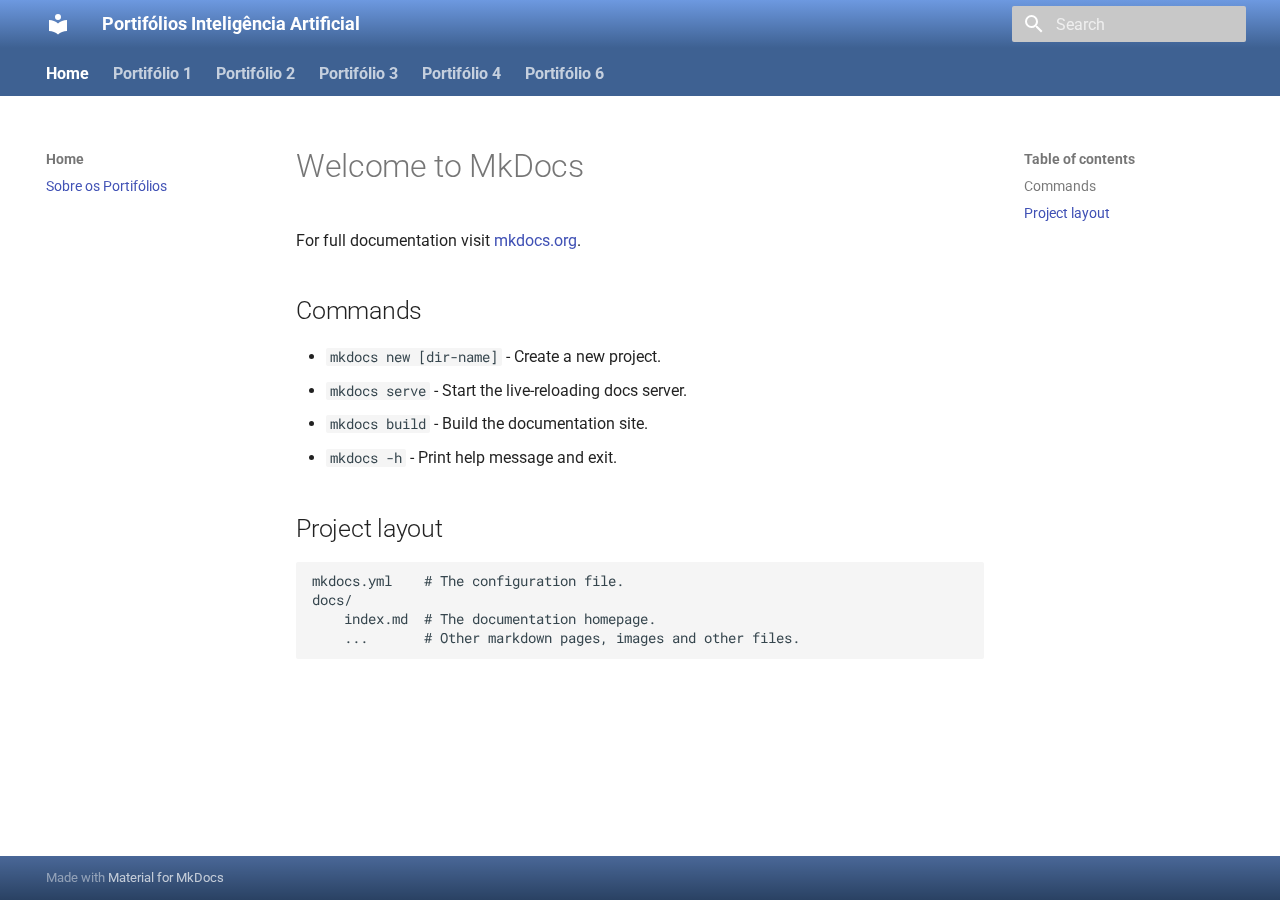
<file: index.html>
<!doctype html>
<html lang="en" class="no-js">
  <head>
    
      <meta charset="utf-8">
      <meta name="viewport" content="width=device-width,initial-scale=1">
      
      
      
      
      
        <link rel="next" href="portifolios/portifolio1/">
      
      
      <link rel="icon" href="assets/images/favicon.png">
      <meta name="generator" content="mkdocs-1.6.1, mkdocs-material-9.6.4">
    
    
      
        <title>Sobre os Portifólios - Portifólios Inteligência Artificial</title>
      
    
    
      <link rel="stylesheet" href="assets/stylesheets/main.8608ea7d.min.css">
      
      


    
    
      
    
    
      
        
        
        <link rel="preconnect" href="https://fonts.gstatic.com" crossorigin>
        <link rel="stylesheet" href="https://fonts.googleapis.com/css?family=Roboto:300,300i,400,400i,700,700i%7CRoboto+Mono:400,400i,700,700i&display=fallback">
        <style>:root{--md-text-font:"Roboto";--md-code-font:"Roboto Mono"}</style>
      
    
    
      <link rel="stylesheet" href="stylesheets/styles.css">
    
    <script>__md_scope=new URL(".",location),__md_hash=e=>[...e].reduce(((e,_)=>(e<<5)-e+_.charCodeAt(0)),0),__md_get=(e,_=localStorage,t=__md_scope)=>JSON.parse(_.getItem(t.pathname+"."+e)),__md_set=(e,_,t=localStorage,a=__md_scope)=>{try{t.setItem(a.pathname+"."+e,JSON.stringify(_))}catch(e){}}</script>
    
      

    
    
    
  </head>
  
  
    <body dir="ltr">
  
    
    <input class="md-toggle" data-md-toggle="drawer" type="checkbox" id="__drawer" autocomplete="off">
    <input class="md-toggle" data-md-toggle="search" type="checkbox" id="__search" autocomplete="off">
    <label class="md-overlay" for="__drawer"></label>
    <div data-md-component="skip">
      
        
        <a href="#welcome-to-mkdocs" class="md-skip">
          Skip to content
        </a>
      
    </div>
    <div data-md-component="announce">
      
    </div>
    
    
      

<header class="md-header" data-md-component="header">
  <nav class="md-header__inner md-grid" aria-label="Header">
    <a href="." title="Portifólios Inteligência Artificial" class="md-header__button md-logo" aria-label="Portifólios Inteligência Artificial" data-md-component="logo">
      
  
  <svg xmlns="http://www.w3.org/2000/svg" viewBox="0 0 24 24"><path d="M12 8a3 3 0 0 0 3-3 3 3 0 0 0-3-3 3 3 0 0 0-3 3 3 3 0 0 0 3 3m0 3.54C9.64 9.35 6.5 8 3 8v11c3.5 0 6.64 1.35 9 3.54 2.36-2.19 5.5-3.54 9-3.54V8c-3.5 0-6.64 1.35-9 3.54"/></svg>

    </a>
    <label class="md-header__button md-icon" for="__drawer">
      
      <svg xmlns="http://www.w3.org/2000/svg" viewBox="0 0 24 24"><path d="M3 6h18v2H3zm0 5h18v2H3zm0 5h18v2H3z"/></svg>
    </label>
    <div class="md-header__title" data-md-component="header-title">
      <div class="md-header__ellipsis">
        <div class="md-header__topic">
          <span class="md-ellipsis">
            Portifólios Inteligência Artificial
          </span>
        </div>
        <div class="md-header__topic" data-md-component="header-topic">
          <span class="md-ellipsis">
            
              Sobre os Portifólios
            
          </span>
        </div>
      </div>
    </div>
    
    
      <script>var palette=__md_get("__palette");if(palette&&palette.color){if("(prefers-color-scheme)"===palette.color.media){var media=matchMedia("(prefers-color-scheme: light)"),input=document.querySelector(media.matches?"[data-md-color-media='(prefers-color-scheme: light)']":"[data-md-color-media='(prefers-color-scheme: dark)']");palette.color.media=input.getAttribute("data-md-color-media"),palette.color.scheme=input.getAttribute("data-md-color-scheme"),palette.color.primary=input.getAttribute("data-md-color-primary"),palette.color.accent=input.getAttribute("data-md-color-accent")}for(var[key,value]of Object.entries(palette.color))document.body.setAttribute("data-md-color-"+key,value)}</script>
    
    
    
      <label class="md-header__button md-icon" for="__search">
        
        <svg xmlns="http://www.w3.org/2000/svg" viewBox="0 0 24 24"><path d="M9.5 3A6.5 6.5 0 0 1 16 9.5c0 1.61-.59 3.09-1.56 4.23l.27.27h.79l5 5-1.5 1.5-5-5v-.79l-.27-.27A6.52 6.52 0 0 1 9.5 16 6.5 6.5 0 0 1 3 9.5 6.5 6.5 0 0 1 9.5 3m0 2C7 5 5 7 5 9.5S7 14 9.5 14 14 12 14 9.5 12 5 9.5 5"/></svg>
      </label>
      <div class="md-search" data-md-component="search" role="dialog">
  <label class="md-search__overlay" for="__search"></label>
  <div class="md-search__inner" role="search">
    <form class="md-search__form" name="search">
      <input type="text" class="md-search__input" name="query" aria-label="Search" placeholder="Search" autocapitalize="off" autocorrect="off" autocomplete="off" spellcheck="false" data-md-component="search-query" required>
      <label class="md-search__icon md-icon" for="__search">
        
        <svg xmlns="http://www.w3.org/2000/svg" viewBox="0 0 24 24"><path d="M9.5 3A6.5 6.5 0 0 1 16 9.5c0 1.61-.59 3.09-1.56 4.23l.27.27h.79l5 5-1.5 1.5-5-5v-.79l-.27-.27A6.52 6.52 0 0 1 9.5 16 6.5 6.5 0 0 1 3 9.5 6.5 6.5 0 0 1 9.5 3m0 2C7 5 5 7 5 9.5S7 14 9.5 14 14 12 14 9.5 12 5 9.5 5"/></svg>
        
        <svg xmlns="http://www.w3.org/2000/svg" viewBox="0 0 24 24"><path d="M20 11v2H8l5.5 5.5-1.42 1.42L4.16 12l7.92-7.92L13.5 5.5 8 11z"/></svg>
      </label>
      <nav class="md-search__options" aria-label="Search">
        
        <button type="reset" class="md-search__icon md-icon" title="Clear" aria-label="Clear" tabindex="-1">
          
          <svg xmlns="http://www.w3.org/2000/svg" viewBox="0 0 24 24"><path d="M19 6.41 17.59 5 12 10.59 6.41 5 5 6.41 10.59 12 5 17.59 6.41 19 12 13.41 17.59 19 19 17.59 13.41 12z"/></svg>
        </button>
      </nav>
      
    </form>
    <div class="md-search__output">
      <div class="md-search__scrollwrap" tabindex="0" data-md-scrollfix>
        <div class="md-search-result" data-md-component="search-result">
          <div class="md-search-result__meta">
            Initializing search
          </div>
          <ol class="md-search-result__list" role="presentation"></ol>
        </div>
      </div>
    </div>
  </div>
</div>
    
    
  </nav>
  
</header>
    
    <div class="md-container" data-md-component="container">
      
      
        
          
            
<nav class="md-tabs" aria-label="Tabs" data-md-component="tabs">
  <div class="md-grid">
    <ul class="md-tabs__list">
      
        
  
  
    
  
  
    
    
      <li class="md-tabs__item md-tabs__item--active">
        <a href="." class="md-tabs__link">
          
  
  Home

        </a>
      </li>
    
  

      
        
  
  
  
    <li class="md-tabs__item">
      <a href="portifolios/portifolio1/" class="md-tabs__link">
        
  
    
  
  Portifólio 1

      </a>
    </li>
  

      
        
  
  
  
    <li class="md-tabs__item">
      <a href="portifolios/portifolio2/" class="md-tabs__link">
        
  
    
  
  Portifólio 2

      </a>
    </li>
  

      
        
  
  
  
    <li class="md-tabs__item">
      <a href="portifolios/portifolio3/" class="md-tabs__link">
        
  
    
  
  Portifólio 3

      </a>
    </li>
  

      
        
  
  
  
    <li class="md-tabs__item">
      <a href="portifolios/portifolio4/" class="md-tabs__link">
        
  
    
  
  Portifólio 4

      </a>
    </li>
  

      
        
  
  
  
    <li class="md-tabs__item">
      <a href="portifolios/portifolio6/" class="md-tabs__link">
        
  
    
  
  Portifólio 6

      </a>
    </li>
  

      
    </ul>
  </div>
</nav>
          
        
      
      <main class="md-main" data-md-component="main">
        <div class="md-main__inner md-grid">
          
            
              
              <div class="md-sidebar md-sidebar--primary" data-md-component="sidebar" data-md-type="navigation" >
                <div class="md-sidebar__scrollwrap">
                  <div class="md-sidebar__inner">
                    


  


<nav class="md-nav md-nav--primary md-nav--lifted" aria-label="Navigation" data-md-level="0">
  <label class="md-nav__title" for="__drawer">
    <a href="." title="Portifólios Inteligência Artificial" class="md-nav__button md-logo" aria-label="Portifólios Inteligência Artificial" data-md-component="logo">
      
  
  <svg xmlns="http://www.w3.org/2000/svg" viewBox="0 0 24 24"><path d="M12 8a3 3 0 0 0 3-3 3 3 0 0 0-3-3 3 3 0 0 0-3 3 3 3 0 0 0 3 3m0 3.54C9.64 9.35 6.5 8 3 8v11c3.5 0 6.64 1.35 9 3.54 2.36-2.19 5.5-3.54 9-3.54V8c-3.5 0-6.64 1.35-9 3.54"/></svg>

    </a>
    Portifólios Inteligência Artificial
  </label>
  
  <ul class="md-nav__list" data-md-scrollfix>
    
      
      
  
  
    
  
  
  
    
    
    
      
        
        
      
      
        
      
    
    
    <li class="md-nav__item md-nav__item--active md-nav__item--section md-nav__item--nested">
      
        
        
        <input class="md-nav__toggle md-toggle " type="checkbox" id="__nav_1" checked>
        
          
          <label class="md-nav__link" for="__nav_1" id="__nav_1_label" tabindex="">
            
  
  <span class="md-ellipsis">
    Home
    
  </span>
  

            <span class="md-nav__icon md-icon"></span>
          </label>
        
        <nav class="md-nav" data-md-level="1" aria-labelledby="__nav_1_label" aria-expanded="true">
          <label class="md-nav__title" for="__nav_1">
            <span class="md-nav__icon md-icon"></span>
            Home
          </label>
          <ul class="md-nav__list" data-md-scrollfix>
            
              
                
  
  
    
  
  
  
    <li class="md-nav__item md-nav__item--active">
      
      <input class="md-nav__toggle md-toggle" type="checkbox" id="__toc">
      
      
        
      
      
        <label class="md-nav__link md-nav__link--active" for="__toc">
          
  
  <span class="md-ellipsis">
    Sobre os Portifólios
    
  </span>
  

          <span class="md-nav__icon md-icon"></span>
        </label>
      
      <a href="." class="md-nav__link md-nav__link--active">
        
  
  <span class="md-ellipsis">
    Sobre os Portifólios
    
  </span>
  

      </a>
      
        

<nav class="md-nav md-nav--secondary" aria-label="Table of contents">
  
  
  
    
  
  
    <label class="md-nav__title" for="__toc">
      <span class="md-nav__icon md-icon"></span>
      Table of contents
    </label>
    <ul class="md-nav__list" data-md-component="toc" data-md-scrollfix>
      
        <li class="md-nav__item">
  <a href="#commands" class="md-nav__link">
    <span class="md-ellipsis">
      Commands
    </span>
  </a>
  
</li>
      
        <li class="md-nav__item">
  <a href="#project-layout" class="md-nav__link">
    <span class="md-ellipsis">
      Project layout
    </span>
  </a>
  
</li>
      
    </ul>
  
</nav>
      
    </li>
  

              
            
          </ul>
        </nav>
      
    </li>
  

    
      
      
  
  
  
  
    <li class="md-nav__item">
      <a href="portifolios/portifolio1/" class="md-nav__link">
        
  
  <span class="md-ellipsis">
    Portifólio 1
    
  </span>
  

      </a>
    </li>
  

    
      
      
  
  
  
  
    <li class="md-nav__item">
      <a href="portifolios/portifolio2/" class="md-nav__link">
        
  
  <span class="md-ellipsis">
    Portifólio 2
    
  </span>
  

      </a>
    </li>
  

    
      
      
  
  
  
  
    <li class="md-nav__item">
      <a href="portifolios/portifolio3/" class="md-nav__link">
        
  
  <span class="md-ellipsis">
    Portifólio 3
    
  </span>
  

      </a>
    </li>
  

    
      
      
  
  
  
  
    <li class="md-nav__item">
      <a href="portifolios/portifolio4/" class="md-nav__link">
        
  
  <span class="md-ellipsis">
    Portifólio 4
    
  </span>
  

      </a>
    </li>
  

    
      
      
  
  
  
  
    <li class="md-nav__item">
      <a href="portifolios/portifolio6/" class="md-nav__link">
        
  
  <span class="md-ellipsis">
    Portifólio 6
    
  </span>
  

      </a>
    </li>
  

    
  </ul>
</nav>
                  </div>
                </div>
              </div>
            
            
              
              <div class="md-sidebar md-sidebar--secondary" data-md-component="sidebar" data-md-type="toc" >
                <div class="md-sidebar__scrollwrap">
                  <div class="md-sidebar__inner">
                    

<nav class="md-nav md-nav--secondary" aria-label="Table of contents">
  
  
  
    
  
  
    <label class="md-nav__title" for="__toc">
      <span class="md-nav__icon md-icon"></span>
      Table of contents
    </label>
    <ul class="md-nav__list" data-md-component="toc" data-md-scrollfix>
      
        <li class="md-nav__item">
  <a href="#commands" class="md-nav__link">
    <span class="md-ellipsis">
      Commands
    </span>
  </a>
  
</li>
      
        <li class="md-nav__item">
  <a href="#project-layout" class="md-nav__link">
    <span class="md-ellipsis">
      Project layout
    </span>
  </a>
  
</li>
      
    </ul>
  
</nav>
                  </div>
                </div>
              </div>
            
          
          
            <div class="md-content" data-md-component="content">
              <article class="md-content__inner md-typeset">
                
                  



<h1 id="welcome-to-mkdocs">Welcome to MkDocs</h1>
<p>For full documentation visit <a href="https://www.mkdocs.org">mkdocs.org</a>.</p>
<h2 id="commands">Commands</h2>
<ul>
<li><code>mkdocs new [dir-name]</code> - Create a new project.</li>
<li><code>mkdocs serve</code> - Start the live-reloading docs server.</li>
<li><code>mkdocs build</code> - Build the documentation site.</li>
<li><code>mkdocs -h</code> - Print help message and exit.</li>
</ul>
<h2 id="project-layout">Project layout</h2>
<pre><code>mkdocs.yml    # The configuration file.
docs/
    index.md  # The documentation homepage.
    ...       # Other markdown pages, images and other files.
</code></pre>












                
              </article>
            </div>
          
          
  <script>var tabs=__md_get("__tabs");if(Array.isArray(tabs))e:for(var set of document.querySelectorAll(".tabbed-set")){var labels=set.querySelector(".tabbed-labels");for(var tab of tabs)for(var label of labels.getElementsByTagName("label"))if(label.innerText.trim()===tab){var input=document.getElementById(label.htmlFor);input.checked=!0;continue e}}</script>

<script>var target=document.getElementById(location.hash.slice(1));target&&target.name&&(target.checked=target.name.startsWith("__tabbed_"))</script>
        </div>
        
          <button type="button" class="md-top md-icon" data-md-component="top" hidden>
  
  <svg xmlns="http://www.w3.org/2000/svg" viewBox="0 0 24 24"><path d="M13 20h-2V8l-5.5 5.5-1.42-1.42L12 4.16l7.92 7.92-1.42 1.42L13 8z"/></svg>
  Back to top
</button>
        
      </main>
      
        <footer class="md-footer">
  
  <div class="md-footer-meta md-typeset">
    <div class="md-footer-meta__inner md-grid">
      <div class="md-copyright">
  
  
    Made with
    <a href="https://squidfunk.github.io/mkdocs-material/" target="_blank" rel="noopener">
      Material for MkDocs
    </a>
  
</div>
      
    </div>
  </div>
</footer>
      
    </div>
    <div class="md-dialog" data-md-component="dialog">
      <div class="md-dialog__inner md-typeset"></div>
    </div>
    
    
    <script id="__config" type="application/json">{"base": ".", "features": ["content.code.annotate", "content.tabs.link", "header.autohide", "navigation.instant", "navigation.sections", "navigation.tabs", "navigation.top", "navigation.tracking"], "search": "assets/javascripts/workers/search.f8cc74c7.min.js", "translations": {"clipboard.copied": "Copied to clipboard", "clipboard.copy": "Copy to clipboard", "search.result.more.one": "1 more on this page", "search.result.more.other": "# more on this page", "search.result.none": "No matching documents", "search.result.one": "1 matching document", "search.result.other": "# matching documents", "search.result.placeholder": "Type to start searching", "search.result.term.missing": "Missing", "select.version": "Select version"}}</script>
    
    
      <script src="assets/javascripts/bundle.f1b6f286.min.js"></script>
      
    
  </body>
</html>
</file>
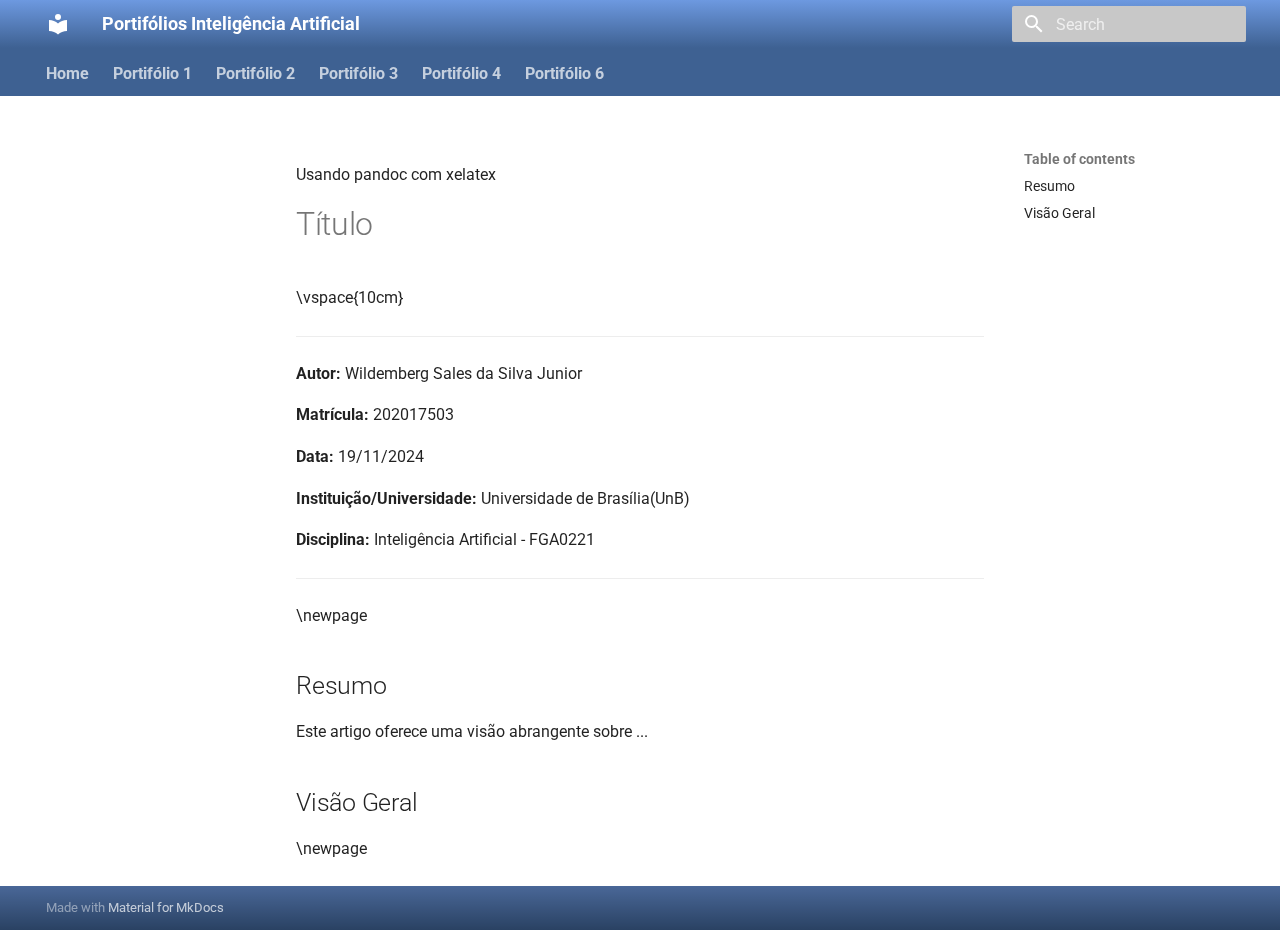
<file: modeloCapa/index.html>
<!doctype html>
<html lang="en" class="no-js">
  <head>
    
      <meta charset="utf-8">
      <meta name="viewport" content="width=device-width,initial-scale=1">
      
      
      
      
      
      
      <link rel="icon" href="../assets/images/favicon.png">
      <meta name="generator" content="mkdocs-1.6.1, mkdocs-material-9.6.4">
    
    
      
        <title>modeloCapa - Portifólios Inteligência Artificial</title>
      
    
    
      <link rel="stylesheet" href="../assets/stylesheets/main.8608ea7d.min.css">
      
      


    
    
      
    
    
      
        
        
        <link rel="preconnect" href="https://fonts.gstatic.com" crossorigin>
        <link rel="stylesheet" href="https://fonts.googleapis.com/css?family=Roboto:300,300i,400,400i,700,700i%7CRoboto+Mono:400,400i,700,700i&display=fallback">
        <style>:root{--md-text-font:"Roboto";--md-code-font:"Roboto Mono"}</style>
      
    
    
      <link rel="stylesheet" href="../stylesheets/styles.css">
    
    <script>__md_scope=new URL("..",location),__md_hash=e=>[...e].reduce(((e,_)=>(e<<5)-e+_.charCodeAt(0)),0),__md_get=(e,_=localStorage,t=__md_scope)=>JSON.parse(_.getItem(t.pathname+"."+e)),__md_set=(e,_,t=localStorage,a=__md_scope)=>{try{t.setItem(a.pathname+"."+e,JSON.stringify(_))}catch(e){}}</script>
    
      

    
    
    
  </head>
  
  
    <body dir="ltr">
  
    
    <input class="md-toggle" data-md-toggle="drawer" type="checkbox" id="__drawer" autocomplete="off">
    <input class="md-toggle" data-md-toggle="search" type="checkbox" id="__search" autocomplete="off">
    <label class="md-overlay" for="__drawer"></label>
    <div data-md-component="skip">
      
        
        <a href="#titulo" class="md-skip">
          Skip to content
        </a>
      
    </div>
    <div data-md-component="announce">
      
    </div>
    
    
      

<header class="md-header" data-md-component="header">
  <nav class="md-header__inner md-grid" aria-label="Header">
    <a href=".." title="Portifólios Inteligência Artificial" class="md-header__button md-logo" aria-label="Portifólios Inteligência Artificial" data-md-component="logo">
      
  
  <svg xmlns="http://www.w3.org/2000/svg" viewBox="0 0 24 24"><path d="M12 8a3 3 0 0 0 3-3 3 3 0 0 0-3-3 3 3 0 0 0-3 3 3 3 0 0 0 3 3m0 3.54C9.64 9.35 6.5 8 3 8v11c3.5 0 6.64 1.35 9 3.54 2.36-2.19 5.5-3.54 9-3.54V8c-3.5 0-6.64 1.35-9 3.54"/></svg>

    </a>
    <label class="md-header__button md-icon" for="__drawer">
      
      <svg xmlns="http://www.w3.org/2000/svg" viewBox="0 0 24 24"><path d="M3 6h18v2H3zm0 5h18v2H3zm0 5h18v2H3z"/></svg>
    </label>
    <div class="md-header__title" data-md-component="header-title">
      <div class="md-header__ellipsis">
        <div class="md-header__topic">
          <span class="md-ellipsis">
            Portifólios Inteligência Artificial
          </span>
        </div>
        <div class="md-header__topic" data-md-component="header-topic">
          <span class="md-ellipsis">
            
              modeloCapa
            
          </span>
        </div>
      </div>
    </div>
    
    
      <script>var palette=__md_get("__palette");if(palette&&palette.color){if("(prefers-color-scheme)"===palette.color.media){var media=matchMedia("(prefers-color-scheme: light)"),input=document.querySelector(media.matches?"[data-md-color-media='(prefers-color-scheme: light)']":"[data-md-color-media='(prefers-color-scheme: dark)']");palette.color.media=input.getAttribute("data-md-color-media"),palette.color.scheme=input.getAttribute("data-md-color-scheme"),palette.color.primary=input.getAttribute("data-md-color-primary"),palette.color.accent=input.getAttribute("data-md-color-accent")}for(var[key,value]of Object.entries(palette.color))document.body.setAttribute("data-md-color-"+key,value)}</script>
    
    
    
      <label class="md-header__button md-icon" for="__search">
        
        <svg xmlns="http://www.w3.org/2000/svg" viewBox="0 0 24 24"><path d="M9.5 3A6.5 6.5 0 0 1 16 9.5c0 1.61-.59 3.09-1.56 4.23l.27.27h.79l5 5-1.5 1.5-5-5v-.79l-.27-.27A6.52 6.52 0 0 1 9.5 16 6.5 6.5 0 0 1 3 9.5 6.5 6.5 0 0 1 9.5 3m0 2C7 5 5 7 5 9.5S7 14 9.5 14 14 12 14 9.5 12 5 9.5 5"/></svg>
      </label>
      <div class="md-search" data-md-component="search" role="dialog">
  <label class="md-search__overlay" for="__search"></label>
  <div class="md-search__inner" role="search">
    <form class="md-search__form" name="search">
      <input type="text" class="md-search__input" name="query" aria-label="Search" placeholder="Search" autocapitalize="off" autocorrect="off" autocomplete="off" spellcheck="false" data-md-component="search-query" required>
      <label class="md-search__icon md-icon" for="__search">
        
        <svg xmlns="http://www.w3.org/2000/svg" viewBox="0 0 24 24"><path d="M9.5 3A6.5 6.5 0 0 1 16 9.5c0 1.61-.59 3.09-1.56 4.23l.27.27h.79l5 5-1.5 1.5-5-5v-.79l-.27-.27A6.52 6.52 0 0 1 9.5 16 6.5 6.5 0 0 1 3 9.5 6.5 6.5 0 0 1 9.5 3m0 2C7 5 5 7 5 9.5S7 14 9.5 14 14 12 14 9.5 12 5 9.5 5"/></svg>
        
        <svg xmlns="http://www.w3.org/2000/svg" viewBox="0 0 24 24"><path d="M20 11v2H8l5.5 5.5-1.42 1.42L4.16 12l7.92-7.92L13.5 5.5 8 11z"/></svg>
      </label>
      <nav class="md-search__options" aria-label="Search">
        
        <button type="reset" class="md-search__icon md-icon" title="Clear" aria-label="Clear" tabindex="-1">
          
          <svg xmlns="http://www.w3.org/2000/svg" viewBox="0 0 24 24"><path d="M19 6.41 17.59 5 12 10.59 6.41 5 5 6.41 10.59 12 5 17.59 6.41 19 12 13.41 17.59 19 19 17.59 13.41 12z"/></svg>
        </button>
      </nav>
      
    </form>
    <div class="md-search__output">
      <div class="md-search__scrollwrap" tabindex="0" data-md-scrollfix>
        <div class="md-search-result" data-md-component="search-result">
          <div class="md-search-result__meta">
            Initializing search
          </div>
          <ol class="md-search-result__list" role="presentation"></ol>
        </div>
      </div>
    </div>
  </div>
</div>
    
    
  </nav>
  
</header>
    
    <div class="md-container" data-md-component="container">
      
      
        
          
            
<nav class="md-tabs" aria-label="Tabs" data-md-component="tabs">
  <div class="md-grid">
    <ul class="md-tabs__list">
      
        
  
  
  
    
    
      <li class="md-tabs__item">
        <a href=".." class="md-tabs__link">
          
  
  Home

        </a>
      </li>
    
  

      
        
  
  
  
    <li class="md-tabs__item">
      <a href="../portifolios/portifolio1/" class="md-tabs__link">
        
  
    
  
  Portifólio 1

      </a>
    </li>
  

      
        
  
  
  
    <li class="md-tabs__item">
      <a href="../portifolios/portifolio2/" class="md-tabs__link">
        
  
    
  
  Portifólio 2

      </a>
    </li>
  

      
        
  
  
  
    <li class="md-tabs__item">
      <a href="../portifolios/portifolio3/" class="md-tabs__link">
        
  
    
  
  Portifólio 3

      </a>
    </li>
  

      
        
  
  
  
    <li class="md-tabs__item">
      <a href="../portifolios/portifolio4/" class="md-tabs__link">
        
  
    
  
  Portifólio 4

      </a>
    </li>
  

      
        
  
  
  
    <li class="md-tabs__item">
      <a href="../portifolios/portifolio6/" class="md-tabs__link">
        
  
    
  
  Portifólio 6

      </a>
    </li>
  

      
    </ul>
  </div>
</nav>
          
        
      
      <main class="md-main" data-md-component="main">
        <div class="md-main__inner md-grid">
          
            
              
              <div class="md-sidebar md-sidebar--primary" data-md-component="sidebar" data-md-type="navigation" >
                <div class="md-sidebar__scrollwrap">
                  <div class="md-sidebar__inner">
                    


  


<nav class="md-nav md-nav--primary md-nav--lifted" aria-label="Navigation" data-md-level="0">
  <label class="md-nav__title" for="__drawer">
    <a href=".." title="Portifólios Inteligência Artificial" class="md-nav__button md-logo" aria-label="Portifólios Inteligência Artificial" data-md-component="logo">
      
  
  <svg xmlns="http://www.w3.org/2000/svg" viewBox="0 0 24 24"><path d="M12 8a3 3 0 0 0 3-3 3 3 0 0 0-3-3 3 3 0 0 0-3 3 3 3 0 0 0 3 3m0 3.54C9.64 9.35 6.5 8 3 8v11c3.5 0 6.64 1.35 9 3.54 2.36-2.19 5.5-3.54 9-3.54V8c-3.5 0-6.64 1.35-9 3.54"/></svg>

    </a>
    Portifólios Inteligência Artificial
  </label>
  
  <ul class="md-nav__list" data-md-scrollfix>
    
      
      
  
  
  
  
    
    
    
      
      
        
      
    
    
    <li class="md-nav__item md-nav__item--nested">
      
        
        
        <input class="md-nav__toggle md-toggle " type="checkbox" id="__nav_1" >
        
          
          <label class="md-nav__link" for="__nav_1" id="__nav_1_label" tabindex="0">
            
  
  <span class="md-ellipsis">
    Home
    
  </span>
  

            <span class="md-nav__icon md-icon"></span>
          </label>
        
        <nav class="md-nav" data-md-level="1" aria-labelledby="__nav_1_label" aria-expanded="false">
          <label class="md-nav__title" for="__nav_1">
            <span class="md-nav__icon md-icon"></span>
            Home
          </label>
          <ul class="md-nav__list" data-md-scrollfix>
            
              
                
  
  
  
  
    <li class="md-nav__item">
      <a href=".." class="md-nav__link">
        
  
  <span class="md-ellipsis">
    Sobre os Portifólios
    
  </span>
  

      </a>
    </li>
  

              
            
          </ul>
        </nav>
      
    </li>
  

    
      
      
  
  
  
  
    <li class="md-nav__item">
      <a href="../portifolios/portifolio1/" class="md-nav__link">
        
  
  <span class="md-ellipsis">
    Portifólio 1
    
  </span>
  

      </a>
    </li>
  

    
      
      
  
  
  
  
    <li class="md-nav__item">
      <a href="../portifolios/portifolio2/" class="md-nav__link">
        
  
  <span class="md-ellipsis">
    Portifólio 2
    
  </span>
  

      </a>
    </li>
  

    
      
      
  
  
  
  
    <li class="md-nav__item">
      <a href="../portifolios/portifolio3/" class="md-nav__link">
        
  
  <span class="md-ellipsis">
    Portifólio 3
    
  </span>
  

      </a>
    </li>
  

    
      
      
  
  
  
  
    <li class="md-nav__item">
      <a href="../portifolios/portifolio4/" class="md-nav__link">
        
  
  <span class="md-ellipsis">
    Portifólio 4
    
  </span>
  

      </a>
    </li>
  

    
      
      
  
  
  
  
    <li class="md-nav__item">
      <a href="../portifolios/portifolio6/" class="md-nav__link">
        
  
  <span class="md-ellipsis">
    Portifólio 6
    
  </span>
  

      </a>
    </li>
  

    
  </ul>
</nav>
                  </div>
                </div>
              </div>
            
            
              
              <div class="md-sidebar md-sidebar--secondary" data-md-component="sidebar" data-md-type="toc" >
                <div class="md-sidebar__scrollwrap">
                  <div class="md-sidebar__inner">
                    

<nav class="md-nav md-nav--secondary" aria-label="Table of contents">
  
  
  
    
  
  
    <label class="md-nav__title" for="__toc">
      <span class="md-nav__icon md-icon"></span>
      Table of contents
    </label>
    <ul class="md-nav__list" data-md-component="toc" data-md-scrollfix>
      
        <li class="md-nav__item">
  <a href="#resumo" class="md-nav__link">
    <span class="md-ellipsis">
      Resumo
    </span>
  </a>
  
</li>
      
        <li class="md-nav__item">
  <a href="#visao-geral" class="md-nav__link">
    <span class="md-ellipsis">
      Visão Geral
    </span>
  </a>
  
</li>
      
    </ul>
  
</nav>
                  </div>
                </div>
              </div>
            
          
          
            <div class="md-content" data-md-component="content">
              <article class="md-content__inner md-typeset">
                
                  



<p>Usando pandoc com xelatex</p>
<h1 id="titulo">Título</h1>
<p>\vspace{10cm}</p>
<hr />
<p><strong>Autor:</strong> Wildemberg Sales da Silva Junior</p>
<p><strong>Matrícula:</strong> 202017503</p>
<p><strong>Data:</strong> 19/11/2024</p>
<p><strong>Instituição/Universidade:</strong> Universidade de Brasília(UnB)</p>
<p><strong>Disciplina:</strong> Inteligência Artificial - FGA0221</p>
<hr />
<p>\newpage</p>
<h2 id="resumo">Resumo</h2>
<p>Este artigo oferece uma visão abrangente sobre ...</p>
<h2 id="visao-geral">Visão Geral</h2>
<p>\newpage</p>












                
              </article>
            </div>
          
          
  <script>var tabs=__md_get("__tabs");if(Array.isArray(tabs))e:for(var set of document.querySelectorAll(".tabbed-set")){var labels=set.querySelector(".tabbed-labels");for(var tab of tabs)for(var label of labels.getElementsByTagName("label"))if(label.innerText.trim()===tab){var input=document.getElementById(label.htmlFor);input.checked=!0;continue e}}</script>

<script>var target=document.getElementById(location.hash.slice(1));target&&target.name&&(target.checked=target.name.startsWith("__tabbed_"))</script>
        </div>
        
          <button type="button" class="md-top md-icon" data-md-component="top" hidden>
  
  <svg xmlns="http://www.w3.org/2000/svg" viewBox="0 0 24 24"><path d="M13 20h-2V8l-5.5 5.5-1.42-1.42L12 4.16l7.92 7.92-1.42 1.42L13 8z"/></svg>
  Back to top
</button>
        
      </main>
      
        <footer class="md-footer">
  
  <div class="md-footer-meta md-typeset">
    <div class="md-footer-meta__inner md-grid">
      <div class="md-copyright">
  
  
    Made with
    <a href="https://squidfunk.github.io/mkdocs-material/" target="_blank" rel="noopener">
      Material for MkDocs
    </a>
  
</div>
      
    </div>
  </div>
</footer>
      
    </div>
    <div class="md-dialog" data-md-component="dialog">
      <div class="md-dialog__inner md-typeset"></div>
    </div>
    
    
    <script id="__config" type="application/json">{"base": "..", "features": ["content.code.annotate", "content.tabs.link", "header.autohide", "navigation.instant", "navigation.sections", "navigation.tabs", "navigation.top", "navigation.tracking"], "search": "../assets/javascripts/workers/search.f8cc74c7.min.js", "translations": {"clipboard.copied": "Copied to clipboard", "clipboard.copy": "Copy to clipboard", "search.result.more.one": "1 more on this page", "search.result.more.other": "# more on this page", "search.result.none": "No matching documents", "search.result.one": "1 matching document", "search.result.other": "# matching documents", "search.result.placeholder": "Type to start searching", "search.result.term.missing": "Missing", "select.version": "Select version"}}</script>
    
    
      <script src="../assets/javascripts/bundle.f1b6f286.min.js"></script>
      
    
  </body>
</html>
</file>
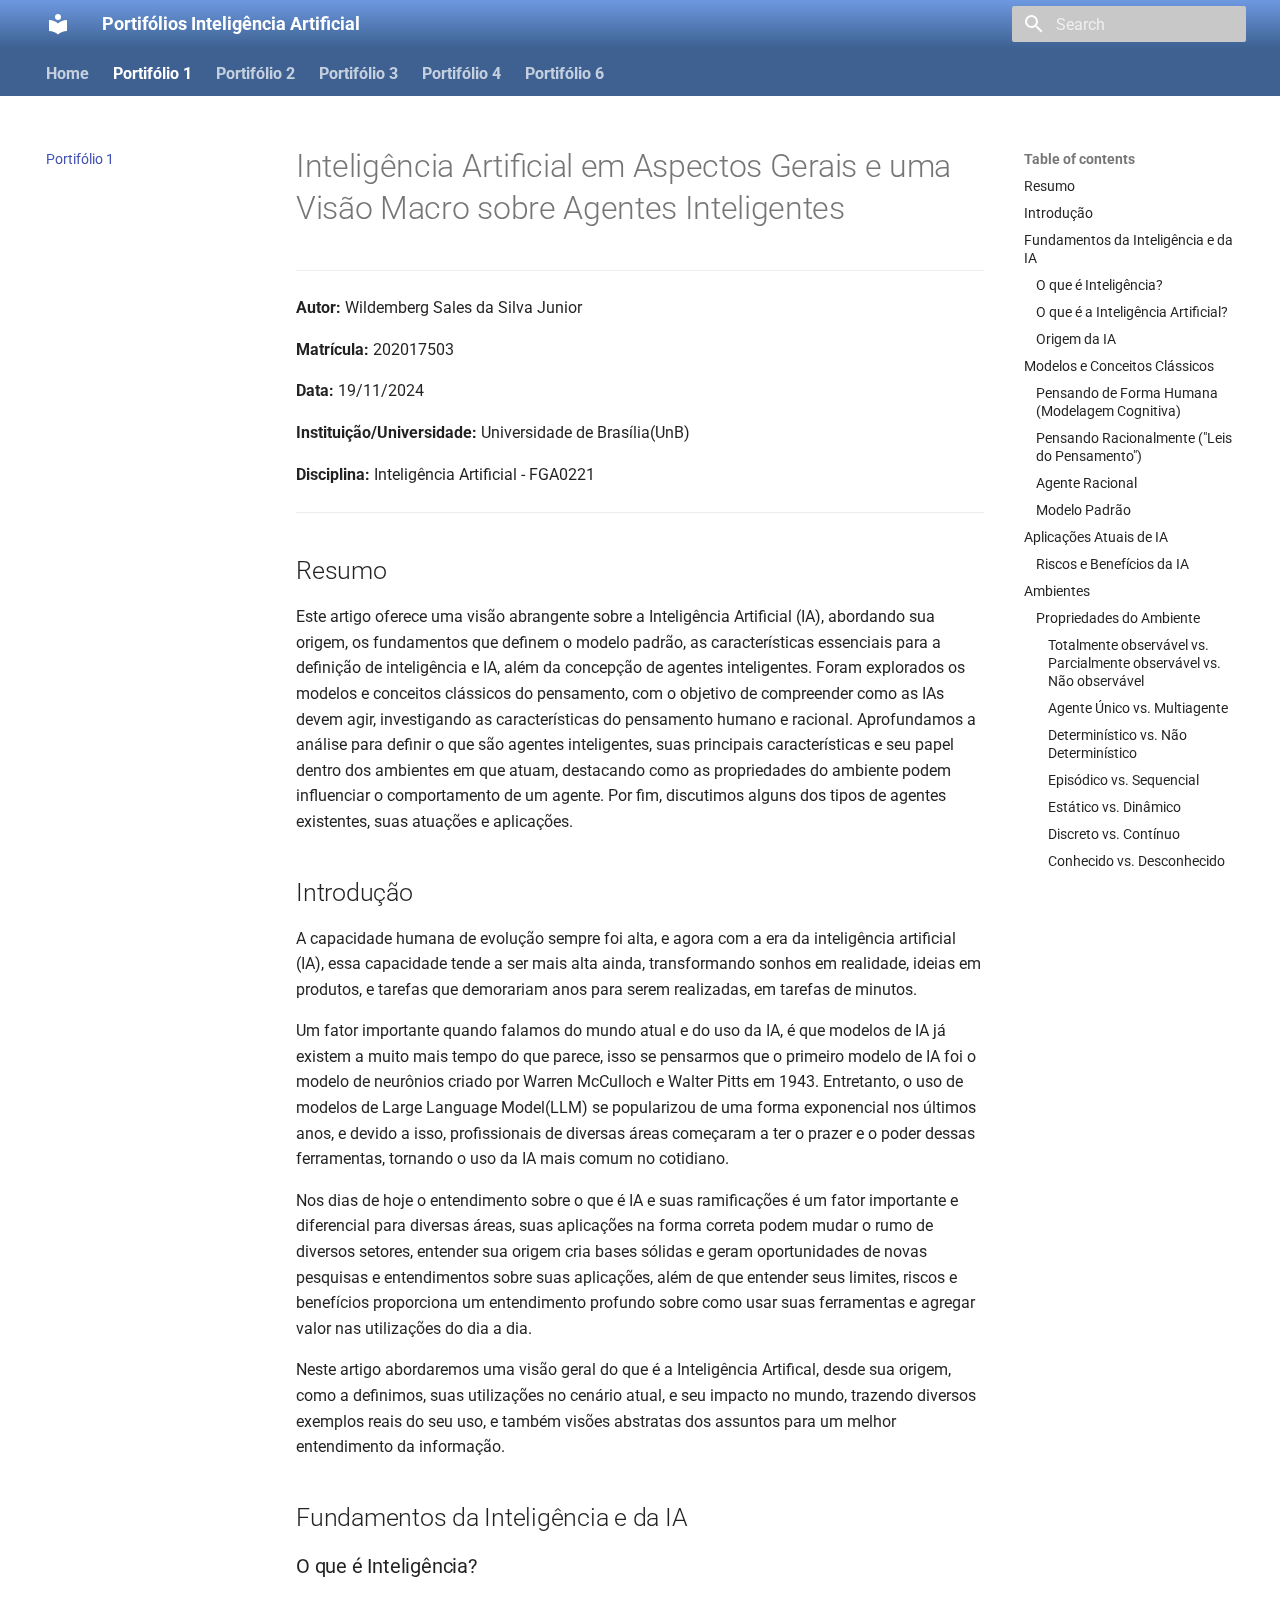
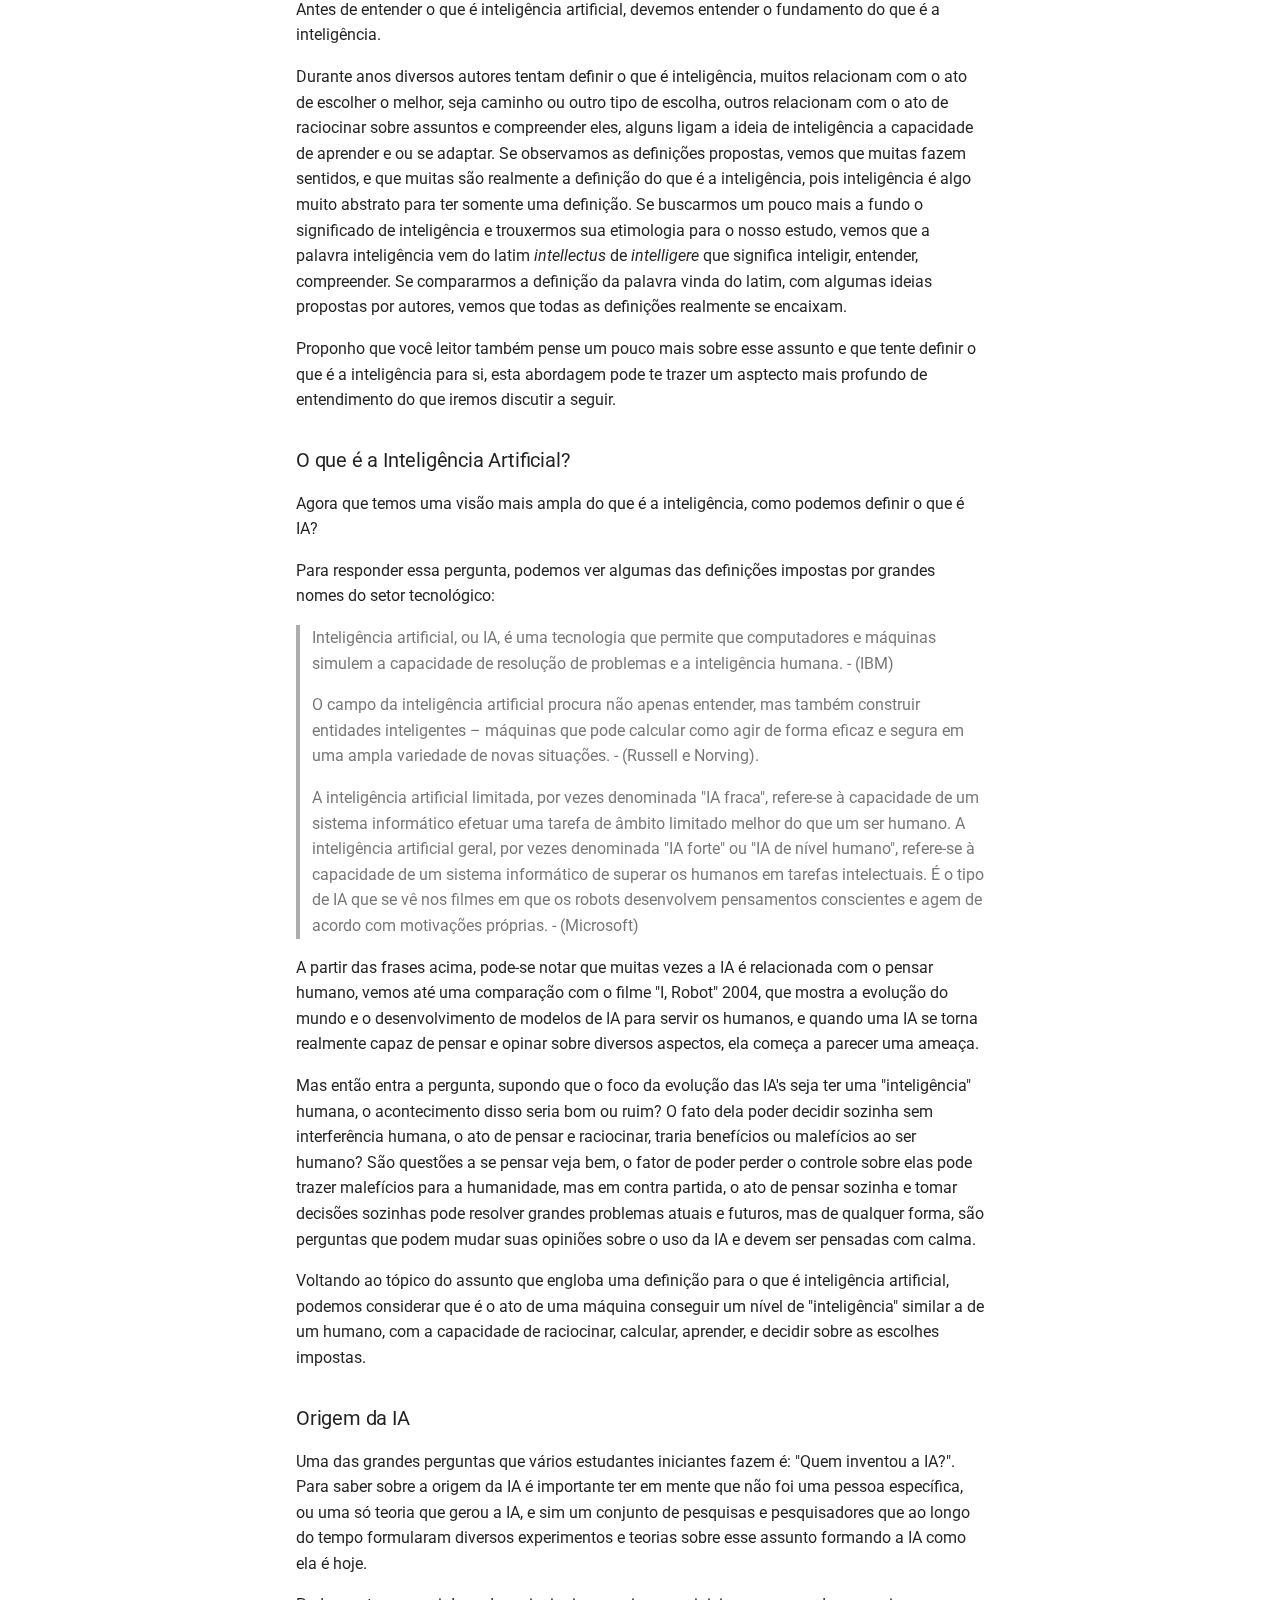
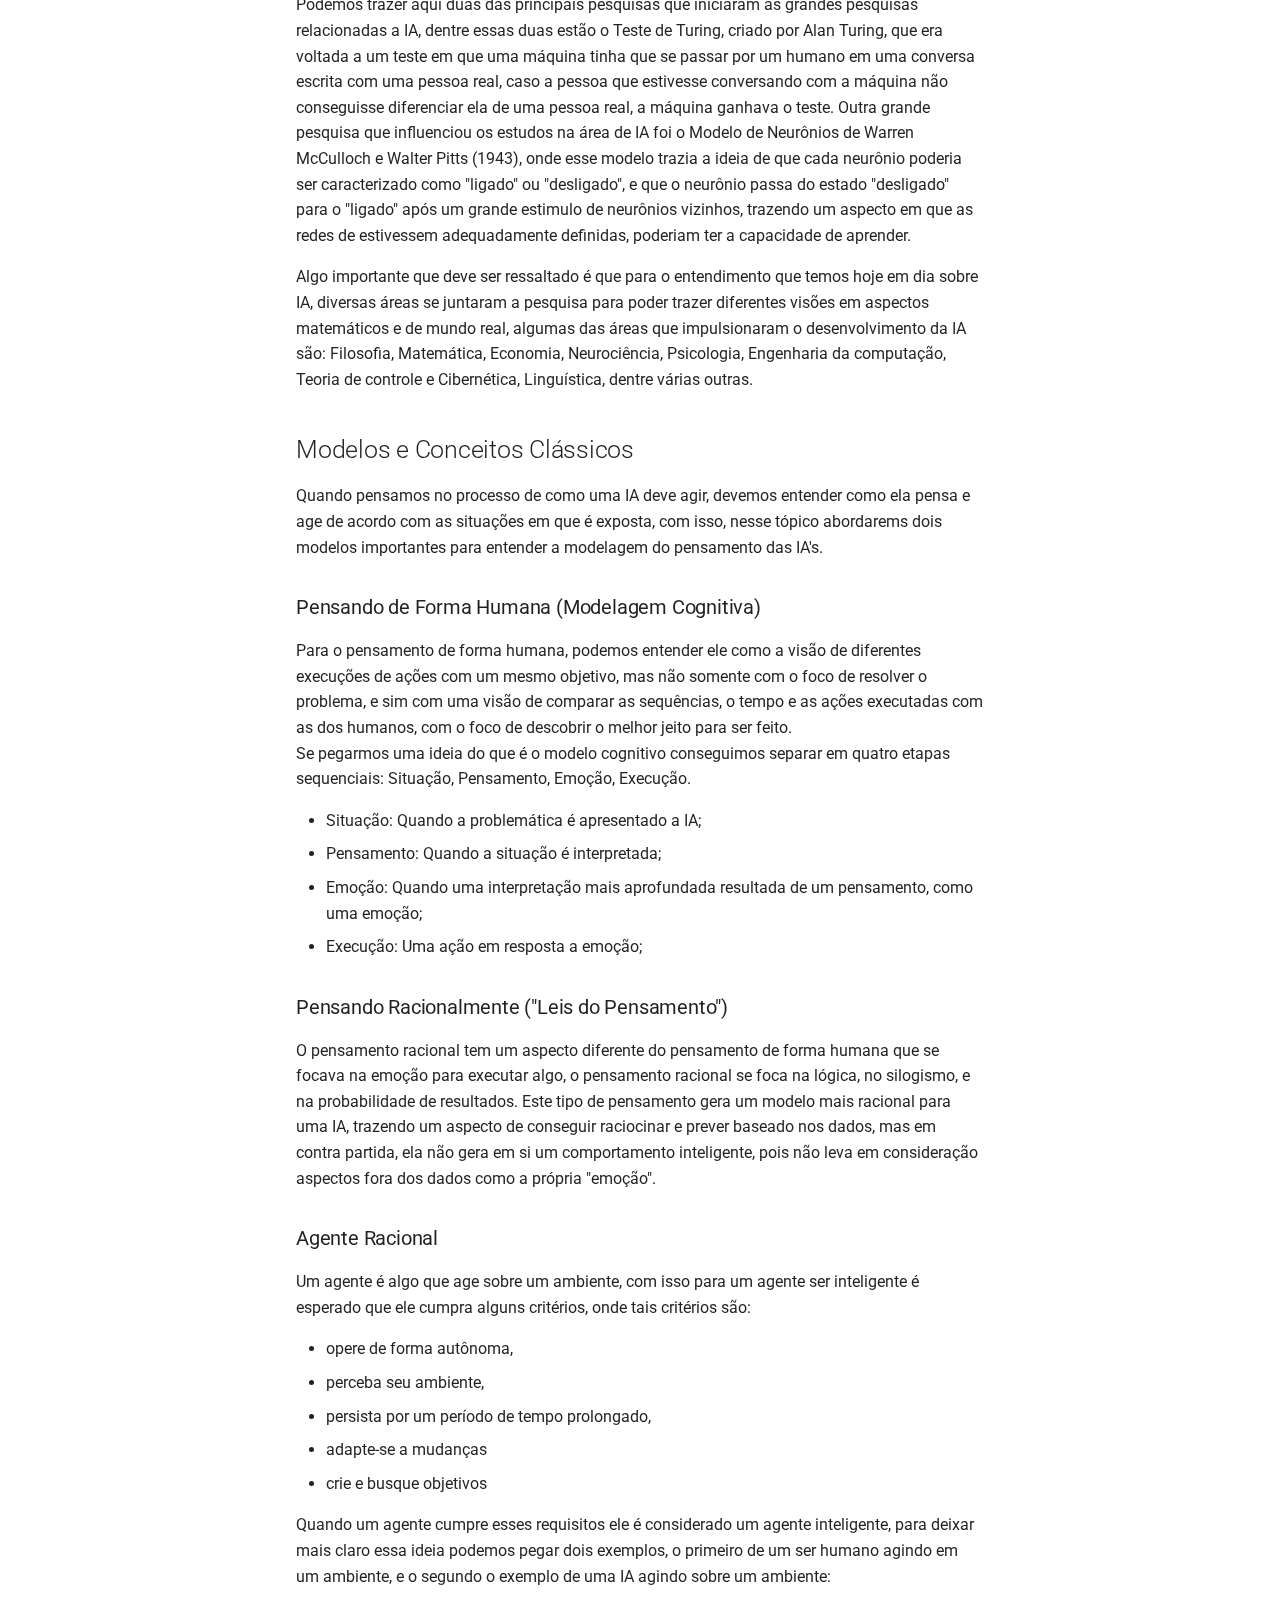
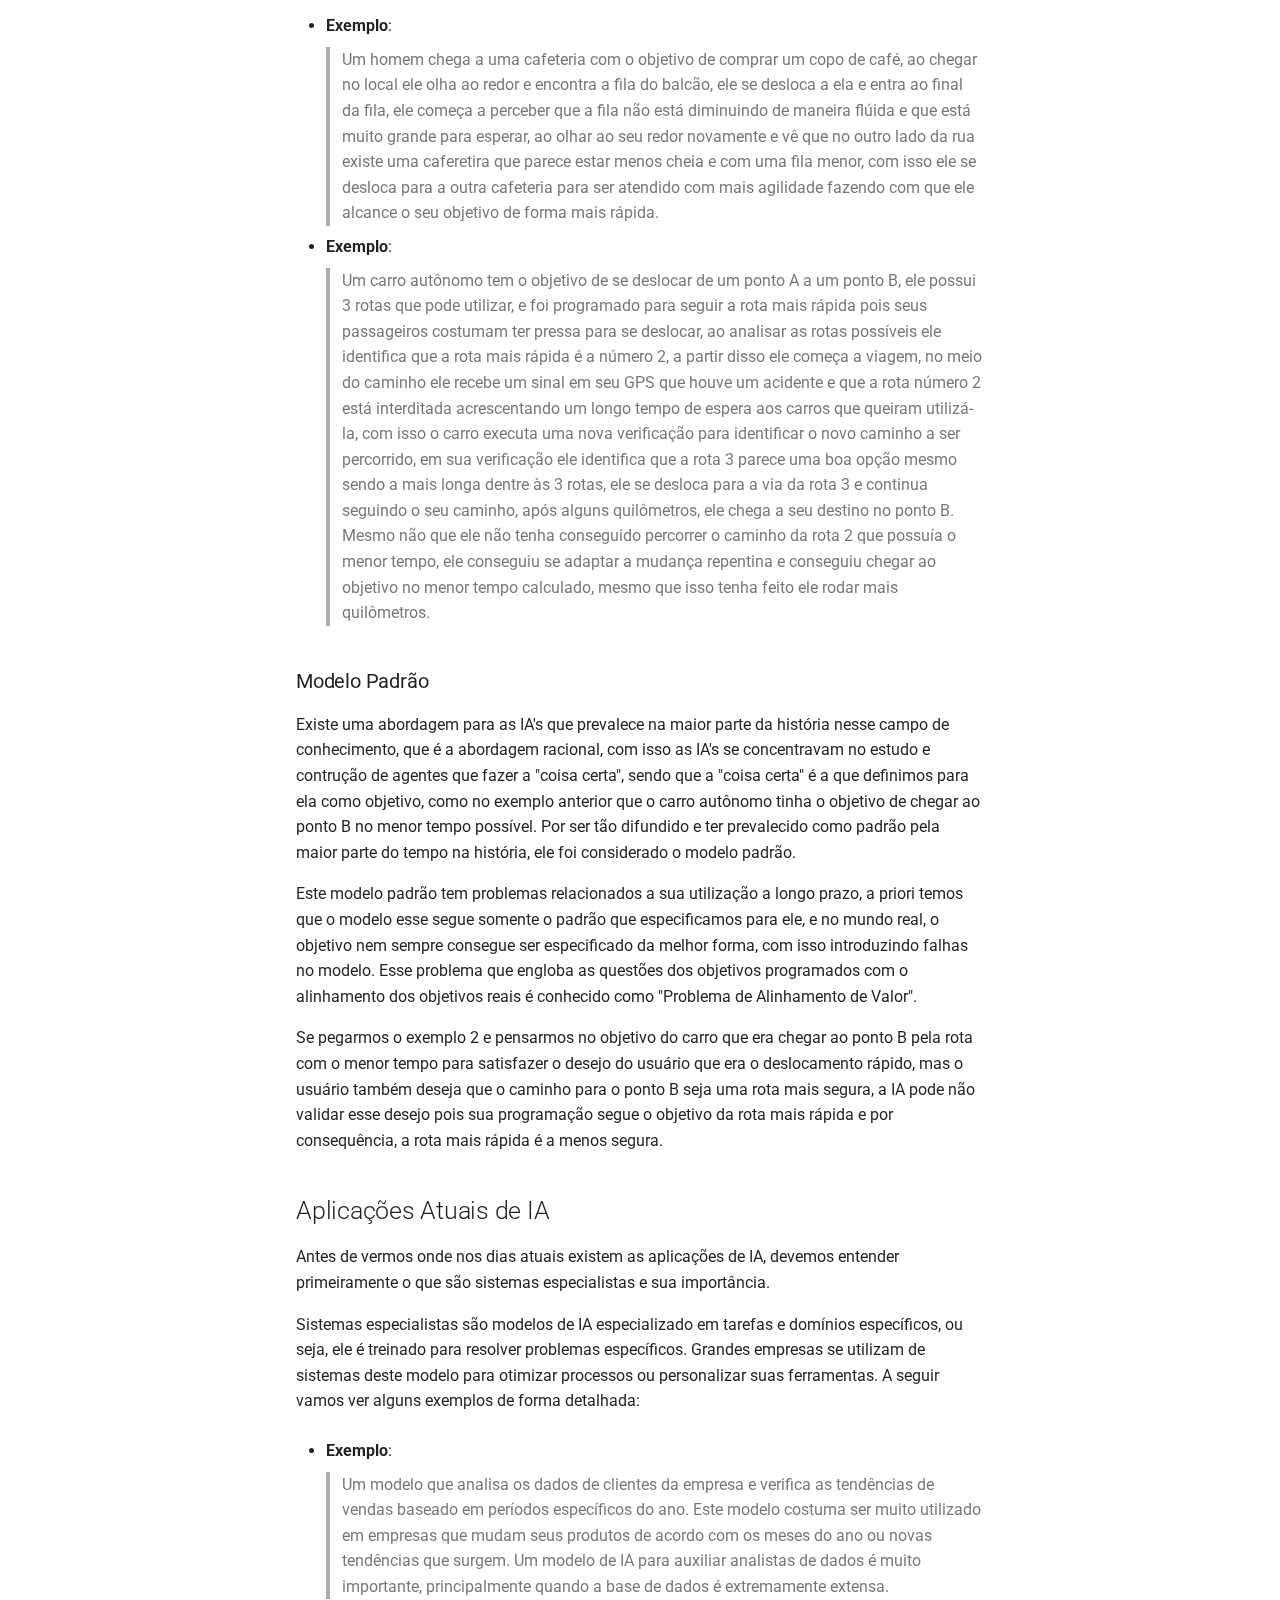
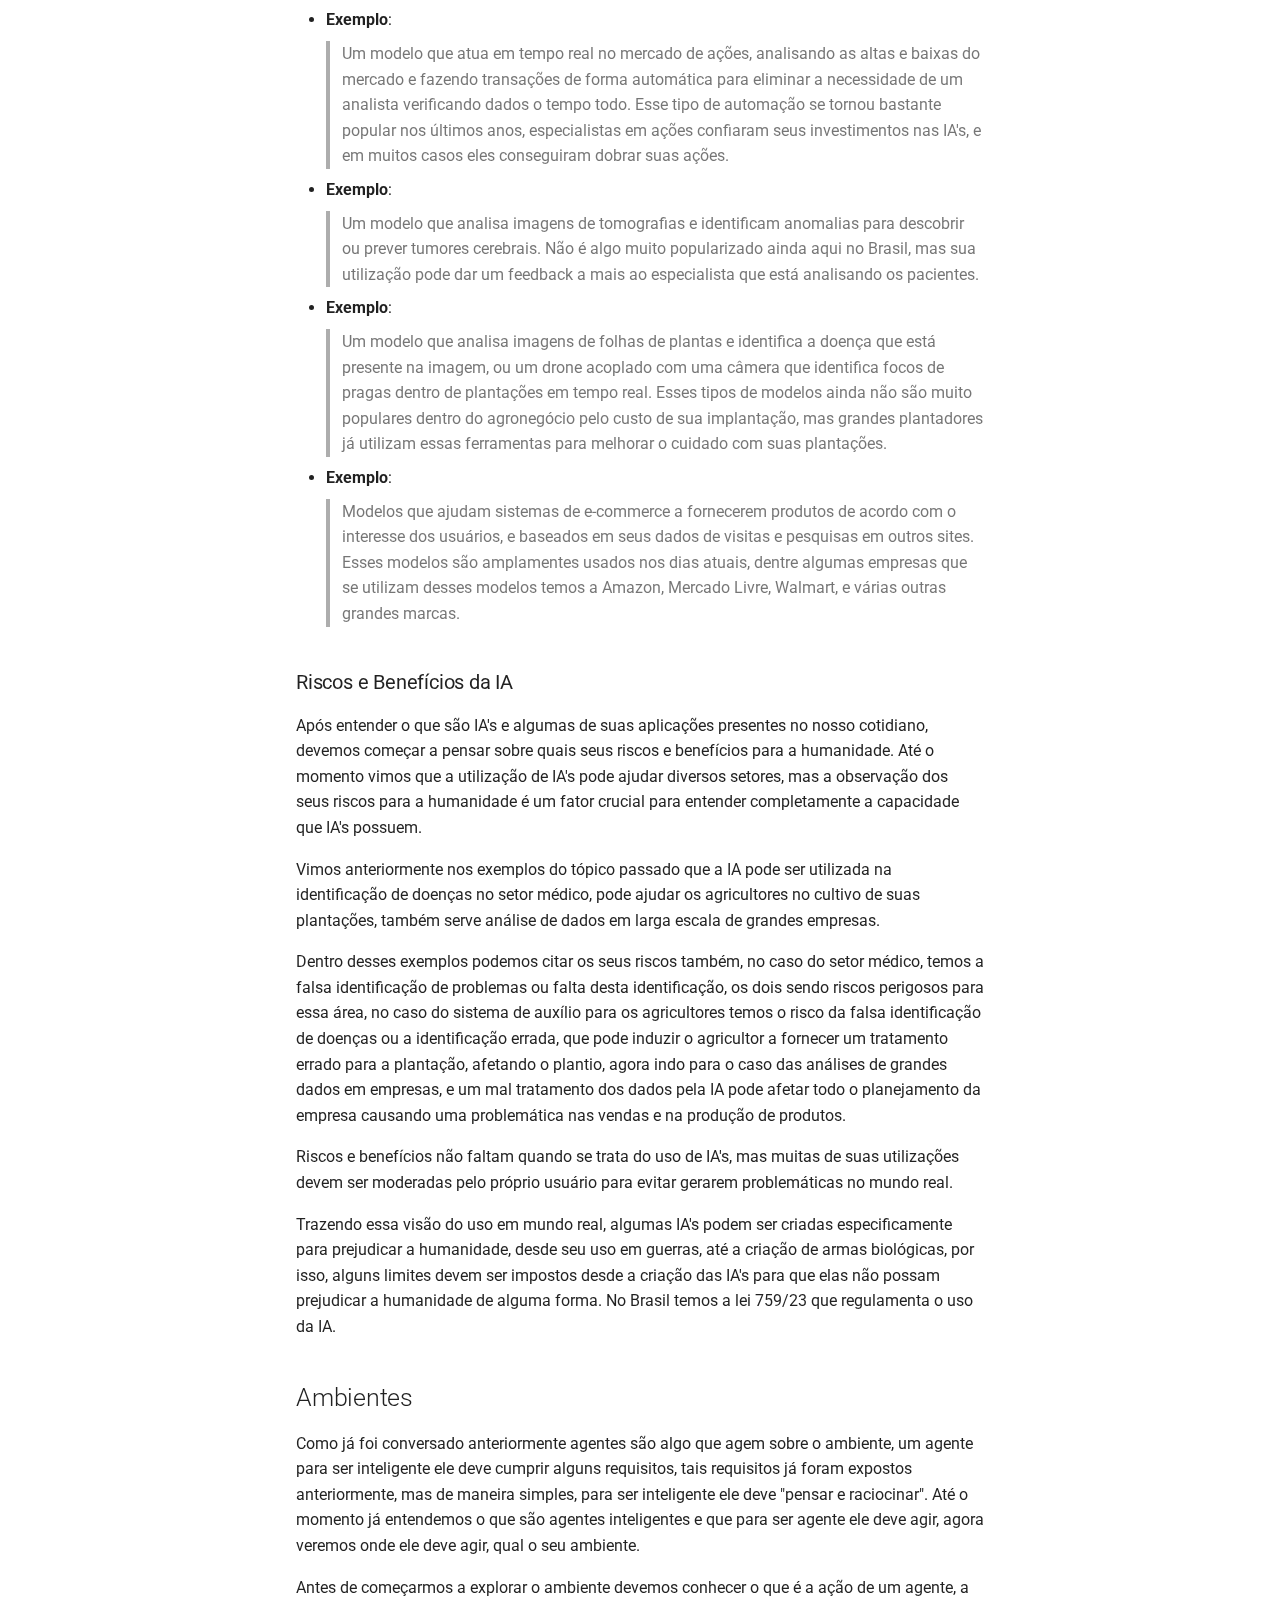
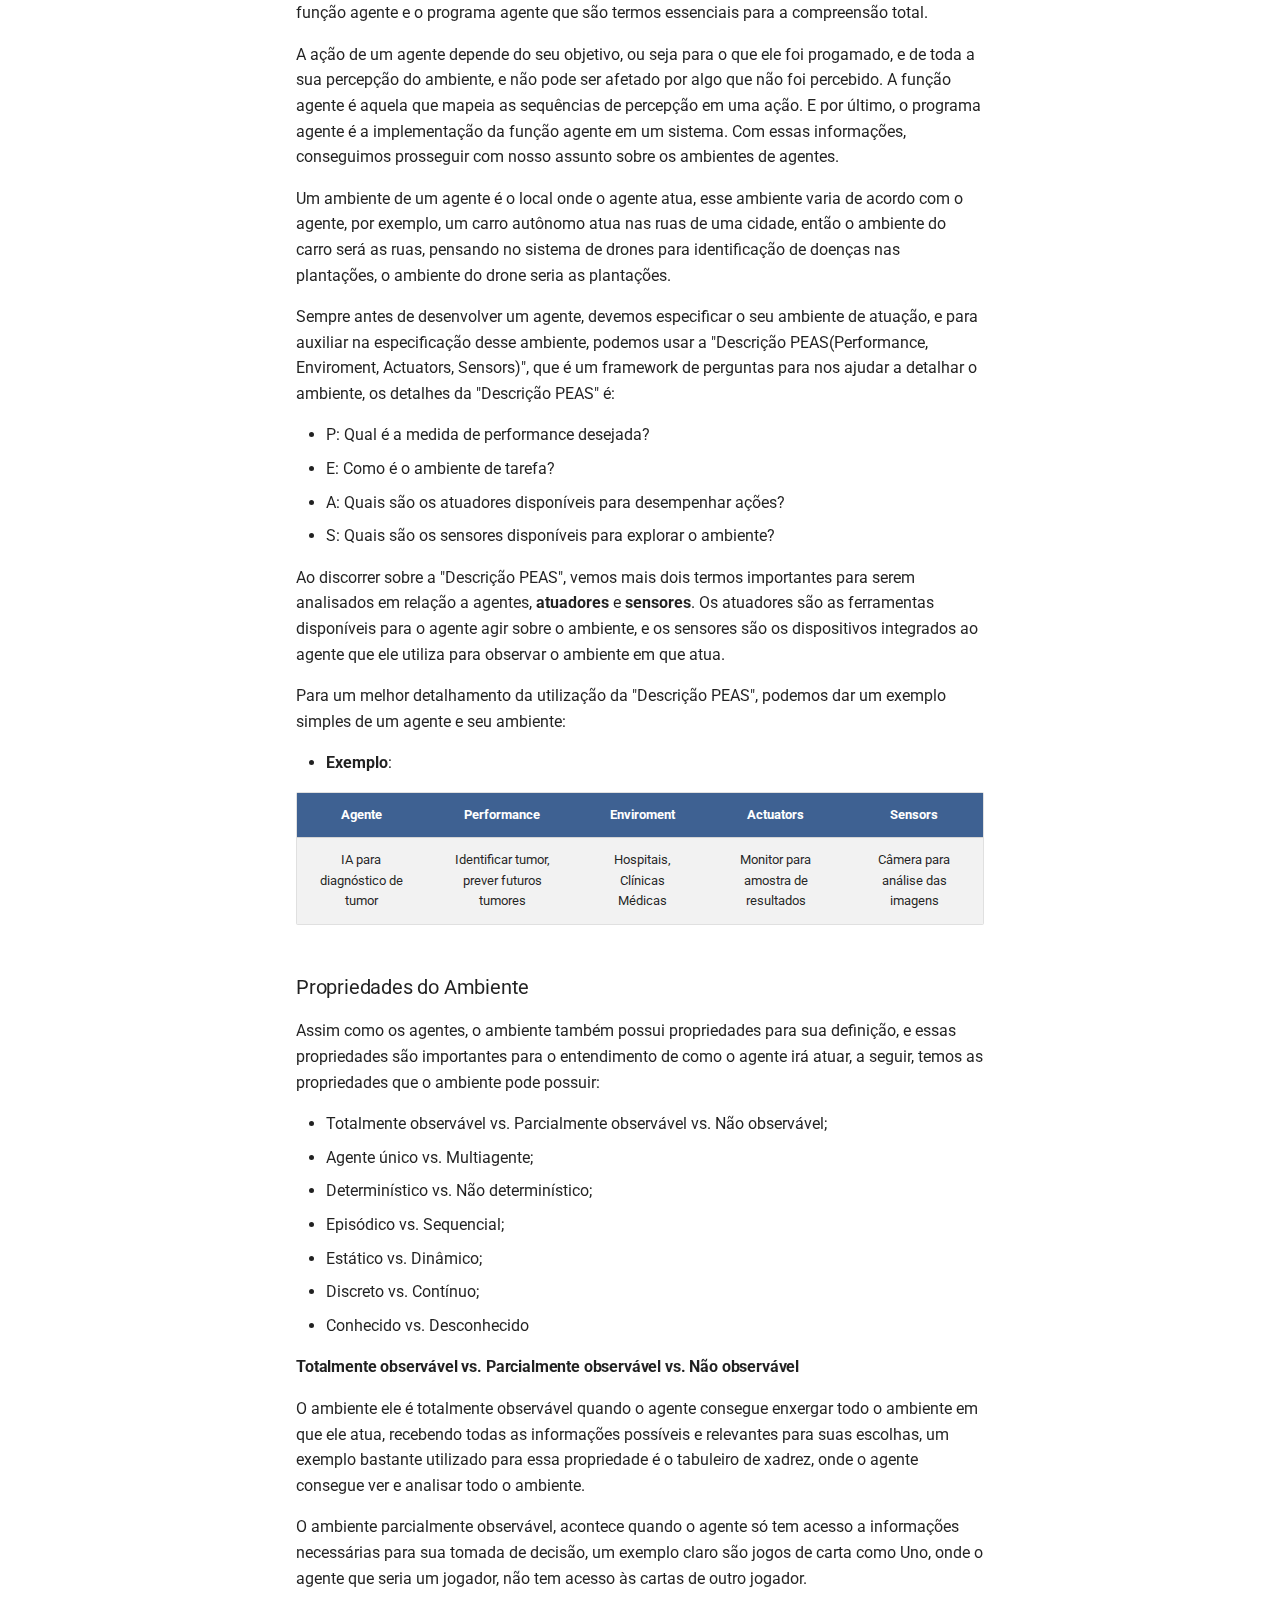
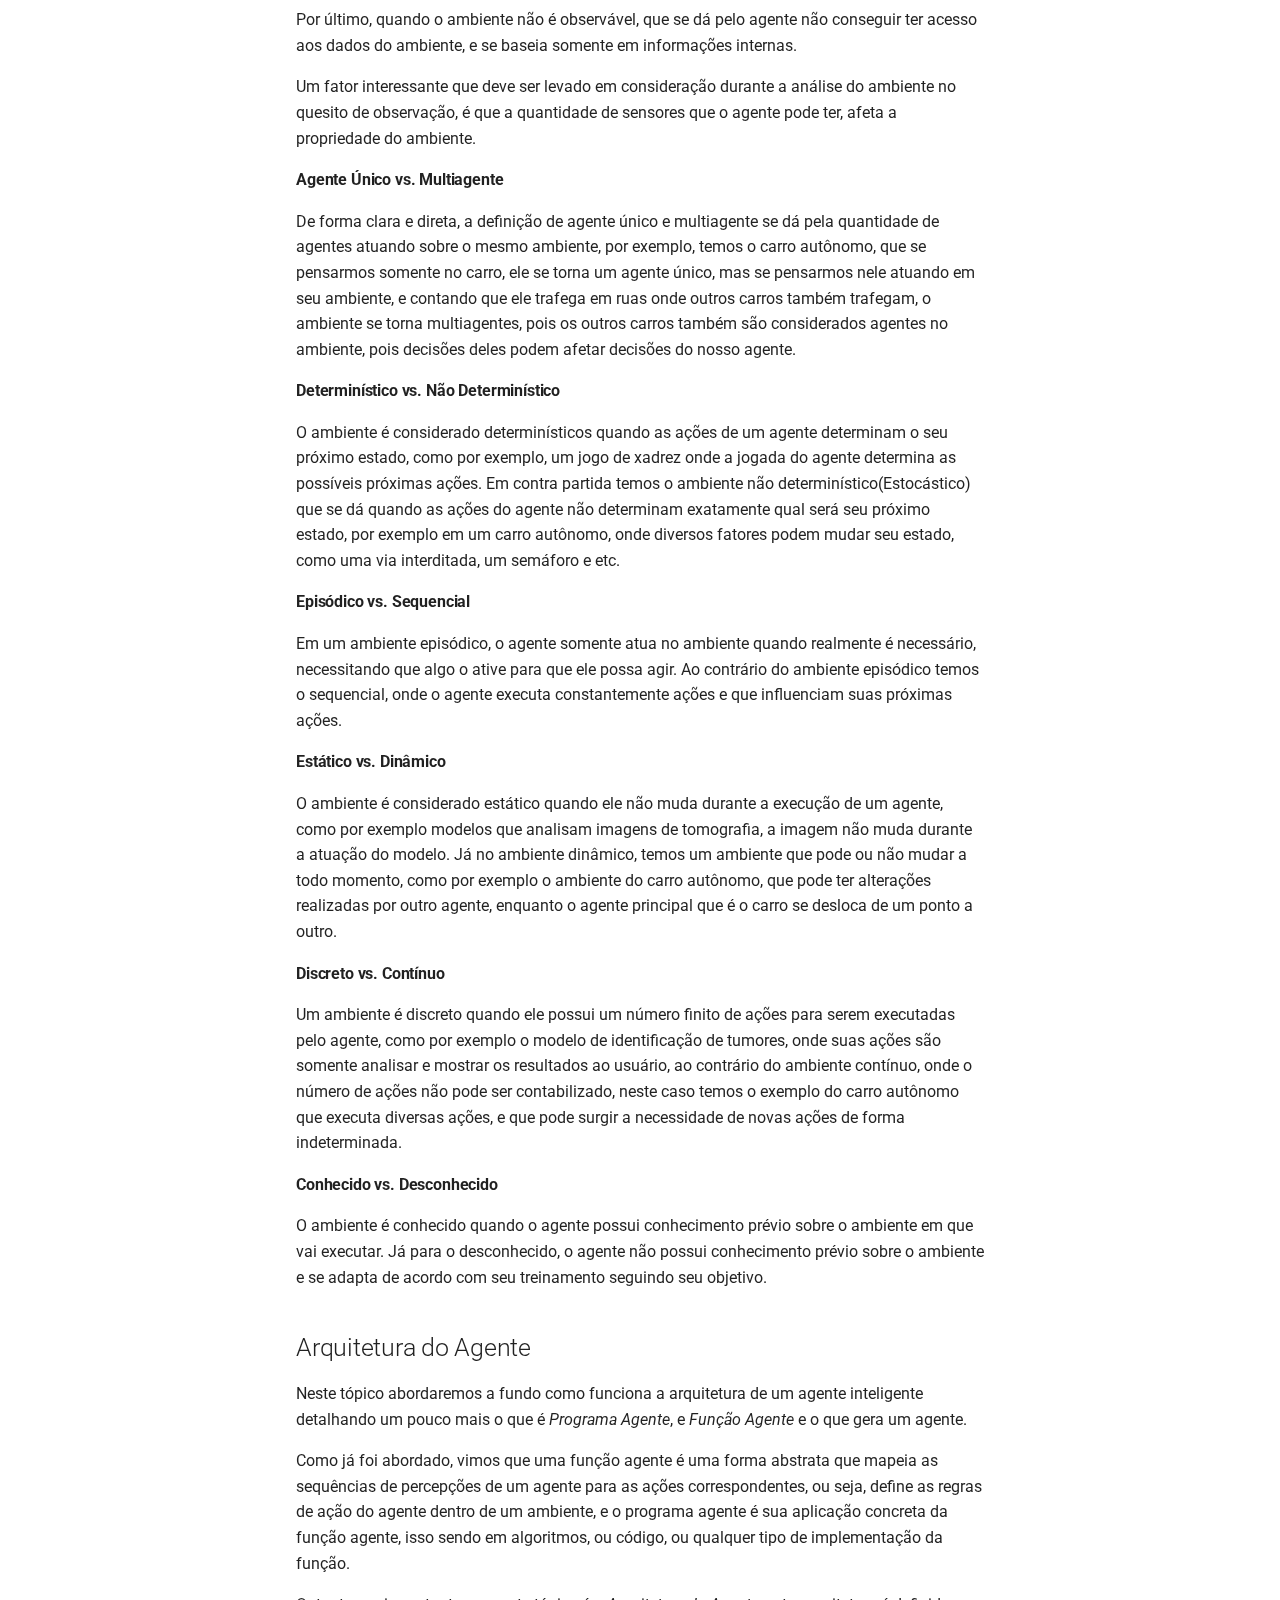
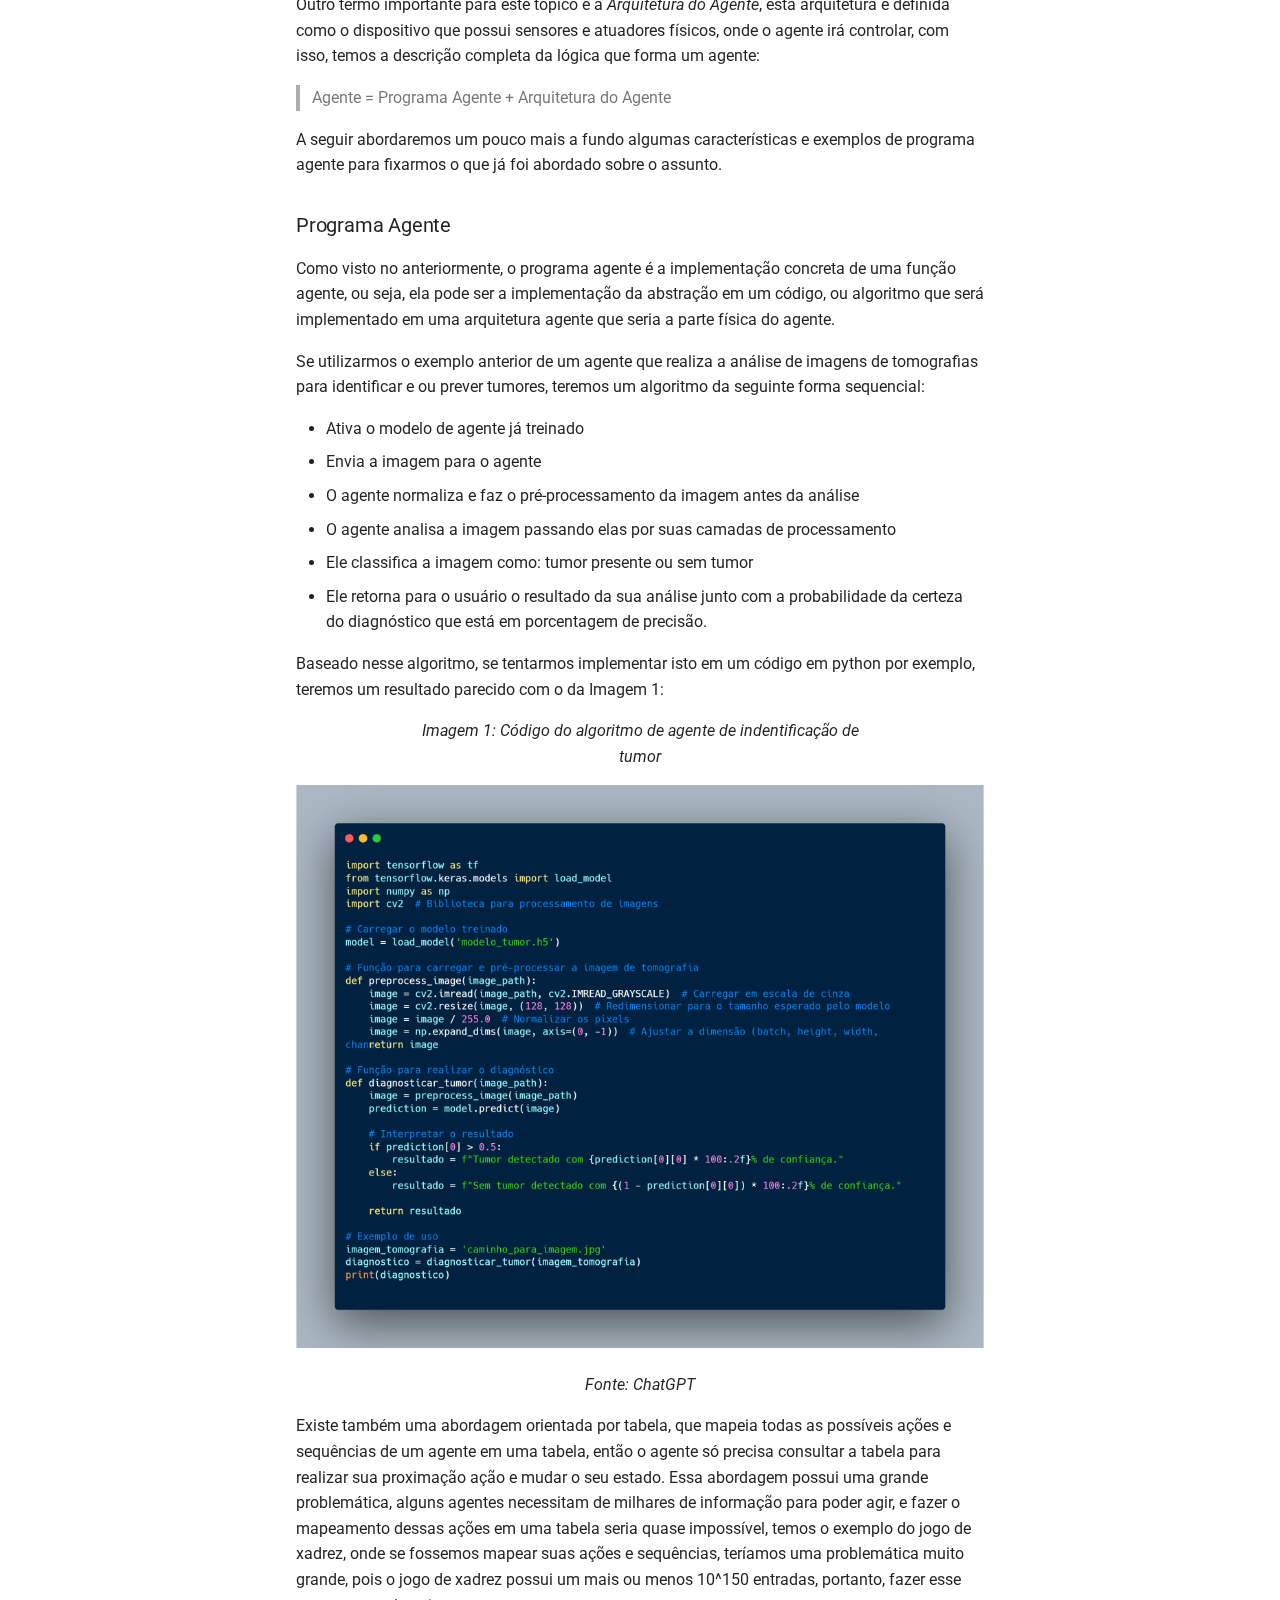
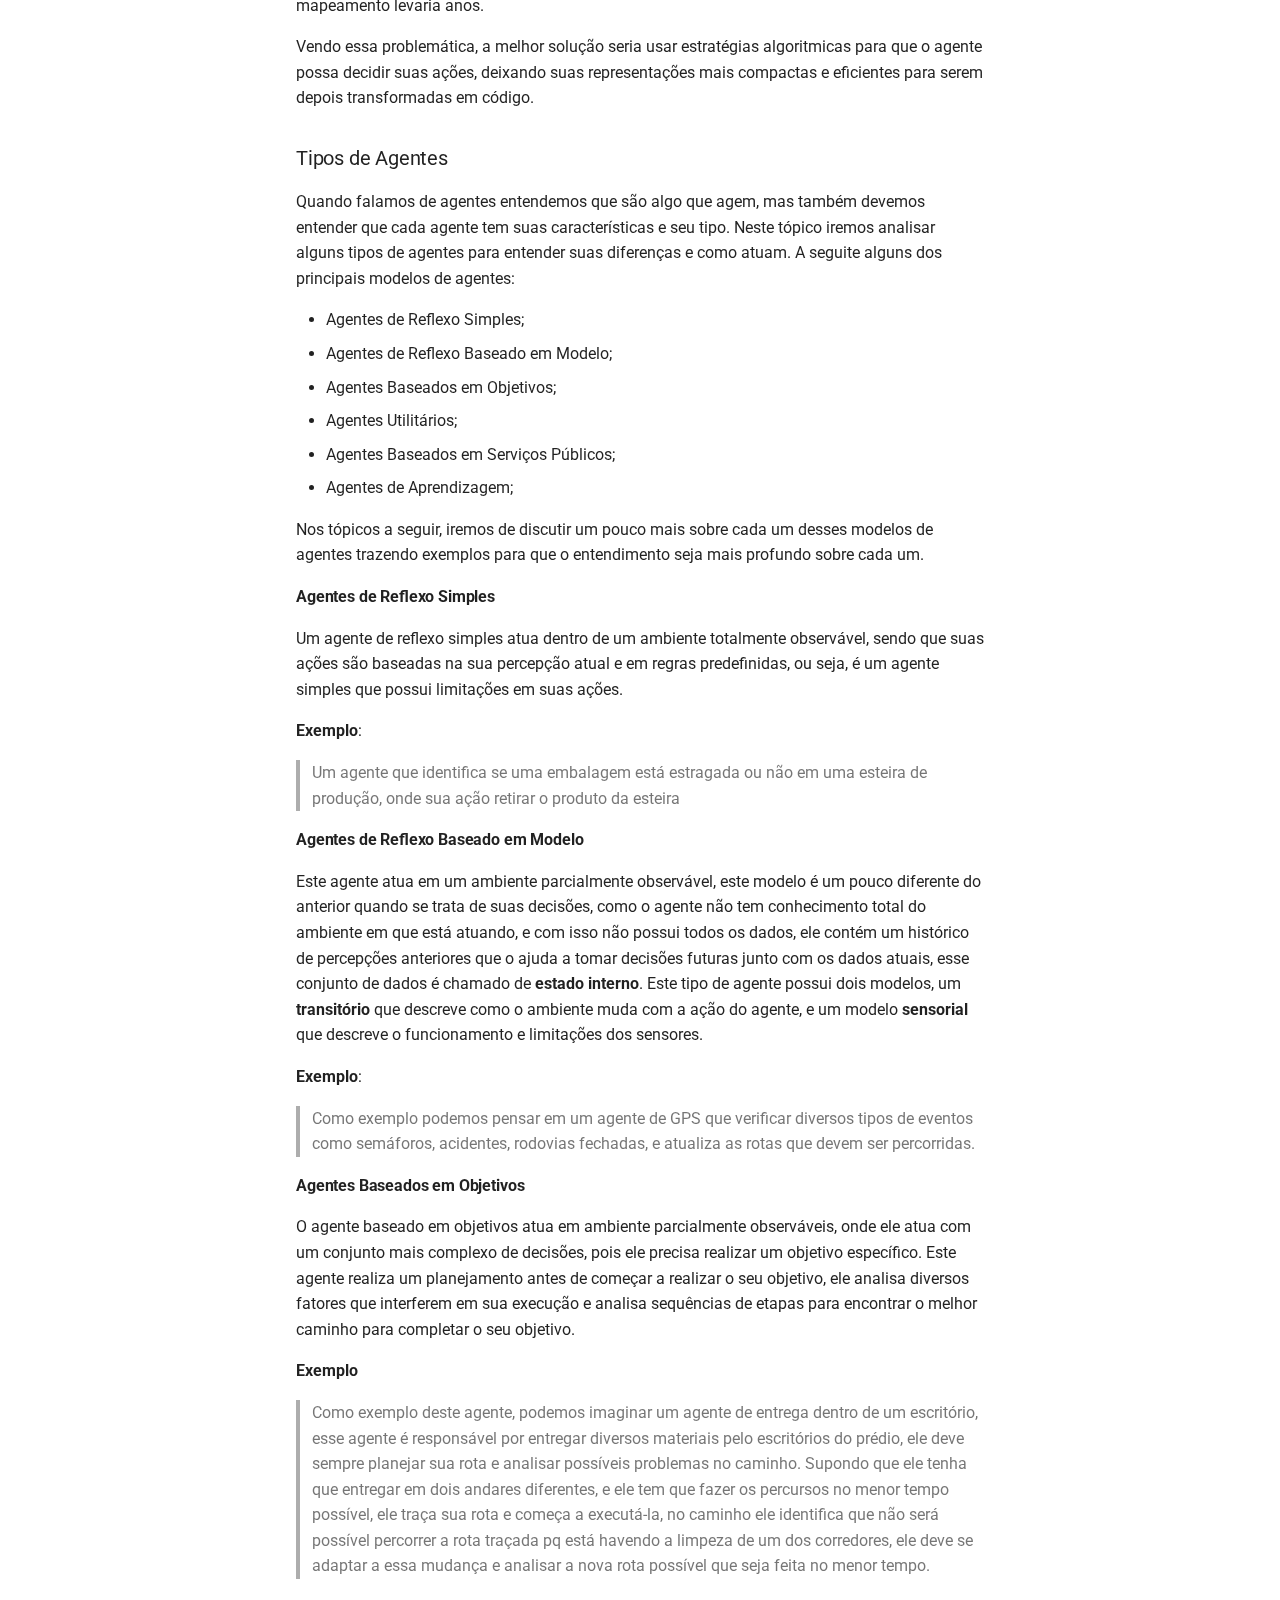
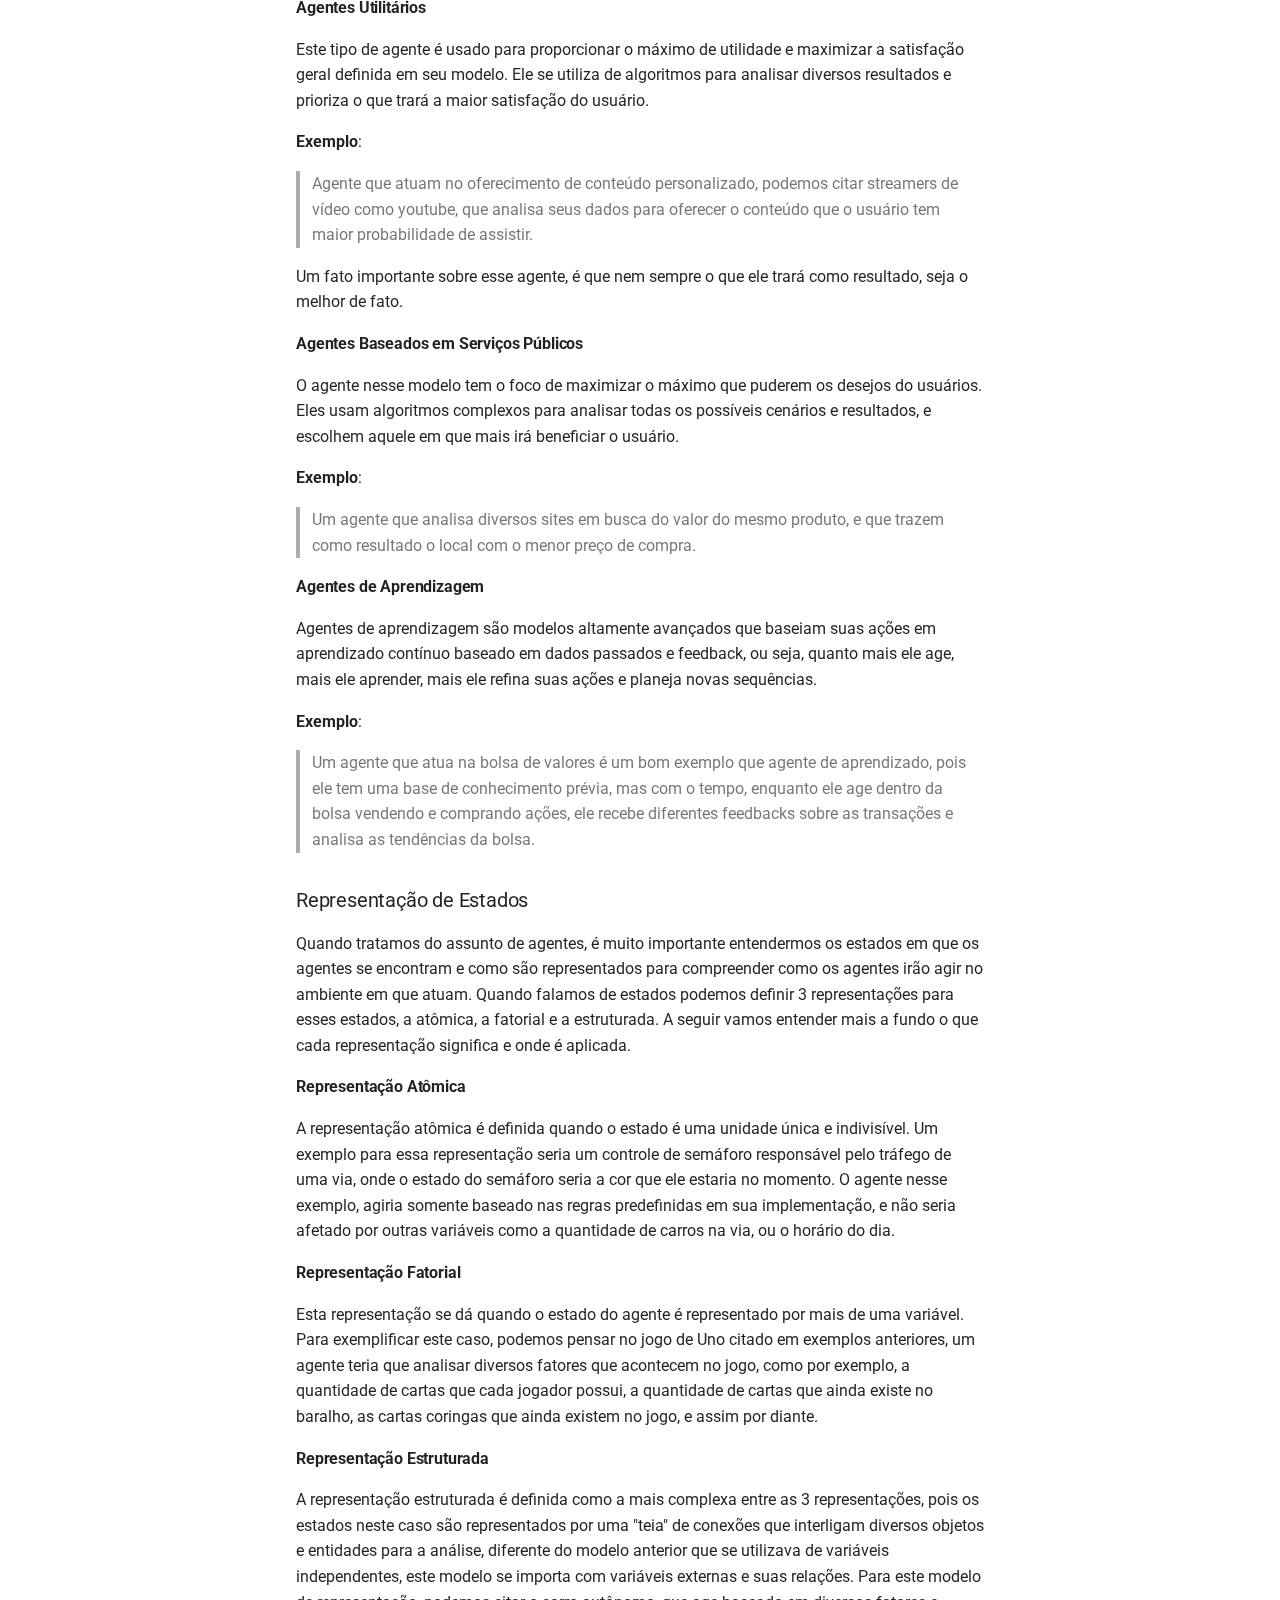
<file: portifolios/portifolio1/index.html>
<!doctype html>
<html lang="en" class="no-js">
  <head>
    
      <meta charset="utf-8">
      <meta name="viewport" content="width=device-width,initial-scale=1">
      
      
      
      
        <link rel="prev" href="../..">
      
      
        <link rel="next" href="../portifolio2/">
      
      
      <link rel="icon" href="../../assets/images/favicon.png">
      <meta name="generator" content="mkdocs-1.6.1, mkdocs-material-9.6.4">
    
    
      
        <title>Portifólio 1 - Portifólios Inteligência Artificial</title>
      
    
    
      <link rel="stylesheet" href="../../assets/stylesheets/main.8608ea7d.min.css">
      
      


    
    
      
    
    
      
        
        
        <link rel="preconnect" href="https://fonts.gstatic.com" crossorigin>
        <link rel="stylesheet" href="https://fonts.googleapis.com/css?family=Roboto:300,300i,400,400i,700,700i%7CRoboto+Mono:400,400i,700,700i&display=fallback">
        <style>:root{--md-text-font:"Roboto";--md-code-font:"Roboto Mono"}</style>
      
    
    
      <link rel="stylesheet" href="../../stylesheets/styles.css">
    
    <script>__md_scope=new URL("../..",location),__md_hash=e=>[...e].reduce(((e,_)=>(e<<5)-e+_.charCodeAt(0)),0),__md_get=(e,_=localStorage,t=__md_scope)=>JSON.parse(_.getItem(t.pathname+"."+e)),__md_set=(e,_,t=localStorage,a=__md_scope)=>{try{t.setItem(a.pathname+"."+e,JSON.stringify(_))}catch(e){}}</script>
    
      

    
    
    
  </head>
  
  
    <body dir="ltr">
  
    
    <input class="md-toggle" data-md-toggle="drawer" type="checkbox" id="__drawer" autocomplete="off">
    <input class="md-toggle" data-md-toggle="search" type="checkbox" id="__search" autocomplete="off">
    <label class="md-overlay" for="__drawer"></label>
    <div data-md-component="skip">
      
        
        <a href="#inteligencia-artificial-em-aspectos-gerais-e-uma-visao-macro-sobre-agentes-inteligentes" class="md-skip">
          Skip to content
        </a>
      
    </div>
    <div data-md-component="announce">
      
    </div>
    
    
      

<header class="md-header" data-md-component="header">
  <nav class="md-header__inner md-grid" aria-label="Header">
    <a href="../.." title="Portifólios Inteligência Artificial" class="md-header__button md-logo" aria-label="Portifólios Inteligência Artificial" data-md-component="logo">
      
  
  <svg xmlns="http://www.w3.org/2000/svg" viewBox="0 0 24 24"><path d="M12 8a3 3 0 0 0 3-3 3 3 0 0 0-3-3 3 3 0 0 0-3 3 3 3 0 0 0 3 3m0 3.54C9.64 9.35 6.5 8 3 8v11c3.5 0 6.64 1.35 9 3.54 2.36-2.19 5.5-3.54 9-3.54V8c-3.5 0-6.64 1.35-9 3.54"/></svg>

    </a>
    <label class="md-header__button md-icon" for="__drawer">
      
      <svg xmlns="http://www.w3.org/2000/svg" viewBox="0 0 24 24"><path d="M3 6h18v2H3zm0 5h18v2H3zm0 5h18v2H3z"/></svg>
    </label>
    <div class="md-header__title" data-md-component="header-title">
      <div class="md-header__ellipsis">
        <div class="md-header__topic">
          <span class="md-ellipsis">
            Portifólios Inteligência Artificial
          </span>
        </div>
        <div class="md-header__topic" data-md-component="header-topic">
          <span class="md-ellipsis">
            
              Portifólio 1
            
          </span>
        </div>
      </div>
    </div>
    
    
      <script>var palette=__md_get("__palette");if(palette&&palette.color){if("(prefers-color-scheme)"===palette.color.media){var media=matchMedia("(prefers-color-scheme: light)"),input=document.querySelector(media.matches?"[data-md-color-media='(prefers-color-scheme: light)']":"[data-md-color-media='(prefers-color-scheme: dark)']");palette.color.media=input.getAttribute("data-md-color-media"),palette.color.scheme=input.getAttribute("data-md-color-scheme"),palette.color.primary=input.getAttribute("data-md-color-primary"),palette.color.accent=input.getAttribute("data-md-color-accent")}for(var[key,value]of Object.entries(palette.color))document.body.setAttribute("data-md-color-"+key,value)}</script>
    
    
    
      <label class="md-header__button md-icon" for="__search">
        
        <svg xmlns="http://www.w3.org/2000/svg" viewBox="0 0 24 24"><path d="M9.5 3A6.5 6.5 0 0 1 16 9.5c0 1.61-.59 3.09-1.56 4.23l.27.27h.79l5 5-1.5 1.5-5-5v-.79l-.27-.27A6.52 6.52 0 0 1 9.5 16 6.5 6.5 0 0 1 3 9.5 6.5 6.5 0 0 1 9.5 3m0 2C7 5 5 7 5 9.5S7 14 9.5 14 14 12 14 9.5 12 5 9.5 5"/></svg>
      </label>
      <div class="md-search" data-md-component="search" role="dialog">
  <label class="md-search__overlay" for="__search"></label>
  <div class="md-search__inner" role="search">
    <form class="md-search__form" name="search">
      <input type="text" class="md-search__input" name="query" aria-label="Search" placeholder="Search" autocapitalize="off" autocorrect="off" autocomplete="off" spellcheck="false" data-md-component="search-query" required>
      <label class="md-search__icon md-icon" for="__search">
        
        <svg xmlns="http://www.w3.org/2000/svg" viewBox="0 0 24 24"><path d="M9.5 3A6.5 6.5 0 0 1 16 9.5c0 1.61-.59 3.09-1.56 4.23l.27.27h.79l5 5-1.5 1.5-5-5v-.79l-.27-.27A6.52 6.52 0 0 1 9.5 16 6.5 6.5 0 0 1 3 9.5 6.5 6.5 0 0 1 9.5 3m0 2C7 5 5 7 5 9.5S7 14 9.5 14 14 12 14 9.5 12 5 9.5 5"/></svg>
        
        <svg xmlns="http://www.w3.org/2000/svg" viewBox="0 0 24 24"><path d="M20 11v2H8l5.5 5.5-1.42 1.42L4.16 12l7.92-7.92L13.5 5.5 8 11z"/></svg>
      </label>
      <nav class="md-search__options" aria-label="Search">
        
        <button type="reset" class="md-search__icon md-icon" title="Clear" aria-label="Clear" tabindex="-1">
          
          <svg xmlns="http://www.w3.org/2000/svg" viewBox="0 0 24 24"><path d="M19 6.41 17.59 5 12 10.59 6.41 5 5 6.41 10.59 12 5 17.59 6.41 19 12 13.41 17.59 19 19 17.59 13.41 12z"/></svg>
        </button>
      </nav>
      
    </form>
    <div class="md-search__output">
      <div class="md-search__scrollwrap" tabindex="0" data-md-scrollfix>
        <div class="md-search-result" data-md-component="search-result">
          <div class="md-search-result__meta">
            Initializing search
          </div>
          <ol class="md-search-result__list" role="presentation"></ol>
        </div>
      </div>
    </div>
  </div>
</div>
    
    
  </nav>
  
</header>
    
    <div class="md-container" data-md-component="container">
      
      
        
          
            
<nav class="md-tabs" aria-label="Tabs" data-md-component="tabs">
  <div class="md-grid">
    <ul class="md-tabs__list">
      
        
  
  
  
    
    
      <li class="md-tabs__item">
        <a href="../.." class="md-tabs__link">
          
  
  Home

        </a>
      </li>
    
  

      
        
  
  
    
  
  
    <li class="md-tabs__item md-tabs__item--active">
      <a href="./" class="md-tabs__link">
        
  
    
  
  Portifólio 1

      </a>
    </li>
  

      
        
  
  
  
    <li class="md-tabs__item">
      <a href="../portifolio2/" class="md-tabs__link">
        
  
    
  
  Portifólio 2

      </a>
    </li>
  

      
        
  
  
  
    <li class="md-tabs__item">
      <a href="../portifolio3/" class="md-tabs__link">
        
  
    
  
  Portifólio 3

      </a>
    </li>
  

      
        
  
  
  
    <li class="md-tabs__item">
      <a href="../portifolio4/" class="md-tabs__link">
        
  
    
  
  Portifólio 4

      </a>
    </li>
  

      
        
  
  
  
    <li class="md-tabs__item">
      <a href="../portifolio6/" class="md-tabs__link">
        
  
    
  
  Portifólio 6

      </a>
    </li>
  

      
    </ul>
  </div>
</nav>
          
        
      
      <main class="md-main" data-md-component="main">
        <div class="md-main__inner md-grid">
          
            
              
              <div class="md-sidebar md-sidebar--primary" data-md-component="sidebar" data-md-type="navigation" >
                <div class="md-sidebar__scrollwrap">
                  <div class="md-sidebar__inner">
                    


  


<nav class="md-nav md-nav--primary md-nav--lifted" aria-label="Navigation" data-md-level="0">
  <label class="md-nav__title" for="__drawer">
    <a href="../.." title="Portifólios Inteligência Artificial" class="md-nav__button md-logo" aria-label="Portifólios Inteligência Artificial" data-md-component="logo">
      
  
  <svg xmlns="http://www.w3.org/2000/svg" viewBox="0 0 24 24"><path d="M12 8a3 3 0 0 0 3-3 3 3 0 0 0-3-3 3 3 0 0 0-3 3 3 3 0 0 0 3 3m0 3.54C9.64 9.35 6.5 8 3 8v11c3.5 0 6.64 1.35 9 3.54 2.36-2.19 5.5-3.54 9-3.54V8c-3.5 0-6.64 1.35-9 3.54"/></svg>

    </a>
    Portifólios Inteligência Artificial
  </label>
  
  <ul class="md-nav__list" data-md-scrollfix>
    
      
      
  
  
  
  
    
    
    
      
      
        
      
    
    
    <li class="md-nav__item md-nav__item--nested">
      
        
        
        <input class="md-nav__toggle md-toggle " type="checkbox" id="__nav_1" >
        
          
          <label class="md-nav__link" for="__nav_1" id="__nav_1_label" tabindex="0">
            
  
  <span class="md-ellipsis">
    Home
    
  </span>
  

            <span class="md-nav__icon md-icon"></span>
          </label>
        
        <nav class="md-nav" data-md-level="1" aria-labelledby="__nav_1_label" aria-expanded="false">
          <label class="md-nav__title" for="__nav_1">
            <span class="md-nav__icon md-icon"></span>
            Home
          </label>
          <ul class="md-nav__list" data-md-scrollfix>
            
              
                
  
  
  
  
    <li class="md-nav__item">
      <a href="../.." class="md-nav__link">
        
  
  <span class="md-ellipsis">
    Sobre os Portifólios
    
  </span>
  

      </a>
    </li>
  

              
            
          </ul>
        </nav>
      
    </li>
  

    
      
      
  
  
    
  
  
  
    <li class="md-nav__item md-nav__item--active">
      
      <input class="md-nav__toggle md-toggle" type="checkbox" id="__toc">
      
      
        
      
      
        <label class="md-nav__link md-nav__link--active" for="__toc">
          
  
  <span class="md-ellipsis">
    Portifólio 1
    
  </span>
  

          <span class="md-nav__icon md-icon"></span>
        </label>
      
      <a href="./" class="md-nav__link md-nav__link--active">
        
  
  <span class="md-ellipsis">
    Portifólio 1
    
  </span>
  

      </a>
      
        

<nav class="md-nav md-nav--secondary" aria-label="Table of contents">
  
  
  
    
  
  
    <label class="md-nav__title" for="__toc">
      <span class="md-nav__icon md-icon"></span>
      Table of contents
    </label>
    <ul class="md-nav__list" data-md-component="toc" data-md-scrollfix>
      
        <li class="md-nav__item">
  <a href="#resumo" class="md-nav__link">
    <span class="md-ellipsis">
      Resumo
    </span>
  </a>
  
</li>
      
        <li class="md-nav__item">
  <a href="#introducao" class="md-nav__link">
    <span class="md-ellipsis">
      Introdução
    </span>
  </a>
  
</li>
      
        <li class="md-nav__item">
  <a href="#fundamentos-da-inteligencia-e-da-ia" class="md-nav__link">
    <span class="md-ellipsis">
      Fundamentos da Inteligência e da IA
    </span>
  </a>
  
    <nav class="md-nav" aria-label="Fundamentos da Inteligência e da IA">
      <ul class="md-nav__list">
        
          <li class="md-nav__item">
  <a href="#o-que-e-inteligencia" class="md-nav__link">
    <span class="md-ellipsis">
      O que é Inteligência?
    </span>
  </a>
  
</li>
        
          <li class="md-nav__item">
  <a href="#o-que-e-a-inteligencia-artificial" class="md-nav__link">
    <span class="md-ellipsis">
      O que é a Inteligência Artificial?
    </span>
  </a>
  
</li>
        
          <li class="md-nav__item">
  <a href="#origem-da-ia" class="md-nav__link">
    <span class="md-ellipsis">
      Origem da IA
    </span>
  </a>
  
</li>
        
      </ul>
    </nav>
  
</li>
      
        <li class="md-nav__item">
  <a href="#modelos-e-conceitos-classicos" class="md-nav__link">
    <span class="md-ellipsis">
      Modelos e Conceitos Clássicos
    </span>
  </a>
  
    <nav class="md-nav" aria-label="Modelos e Conceitos Clássicos">
      <ul class="md-nav__list">
        
          <li class="md-nav__item">
  <a href="#pensando-de-forma-humana-modelagem-cognitiva" class="md-nav__link">
    <span class="md-ellipsis">
      Pensando de Forma Humana (Modelagem Cognitiva)
    </span>
  </a>
  
</li>
        
          <li class="md-nav__item">
  <a href="#pensando-racionalmente-leis-do-pensamento" class="md-nav__link">
    <span class="md-ellipsis">
      Pensando Racionalmente ("Leis do Pensamento")
    </span>
  </a>
  
</li>
        
          <li class="md-nav__item">
  <a href="#agente-racional" class="md-nav__link">
    <span class="md-ellipsis">
      Agente Racional
    </span>
  </a>
  
</li>
        
          <li class="md-nav__item">
  <a href="#modelo-padrao" class="md-nav__link">
    <span class="md-ellipsis">
      Modelo Padrão
    </span>
  </a>
  
</li>
        
      </ul>
    </nav>
  
</li>
      
        <li class="md-nav__item">
  <a href="#aplicacoes-atuais-de-ia" class="md-nav__link">
    <span class="md-ellipsis">
      Aplicações Atuais de IA
    </span>
  </a>
  
    <nav class="md-nav" aria-label="Aplicações Atuais de IA">
      <ul class="md-nav__list">
        
          <li class="md-nav__item">
  <a href="#riscos-e-beneficios-da-ia" class="md-nav__link">
    <span class="md-ellipsis">
      Riscos e Benefícios da IA
    </span>
  </a>
  
</li>
        
      </ul>
    </nav>
  
</li>
      
        <li class="md-nav__item">
  <a href="#ambientes" class="md-nav__link">
    <span class="md-ellipsis">
      Ambientes
    </span>
  </a>
  
    <nav class="md-nav" aria-label="Ambientes">
      <ul class="md-nav__list">
        
          <li class="md-nav__item">
  <a href="#propriedades-do-ambiente" class="md-nav__link">
    <span class="md-ellipsis">
      Propriedades do Ambiente
    </span>
  </a>
  
    <nav class="md-nav" aria-label="Propriedades do Ambiente">
      <ul class="md-nav__list">
        
          <li class="md-nav__item">
  <a href="#totalmente-observavel-vs-parcialmente-observavel-vs-nao-observavel" class="md-nav__link">
    <span class="md-ellipsis">
      Totalmente observável vs. Parcialmente observável vs. Não observável
    </span>
  </a>
  
</li>
        
          <li class="md-nav__item">
  <a href="#agente-unico-vs-multiagente" class="md-nav__link">
    <span class="md-ellipsis">
      Agente Único vs. Multiagente
    </span>
  </a>
  
</li>
        
          <li class="md-nav__item">
  <a href="#deterministico-vs-nao-deterministico" class="md-nav__link">
    <span class="md-ellipsis">
      Determinístico vs. Não Determinístico
    </span>
  </a>
  
</li>
        
          <li class="md-nav__item">
  <a href="#episodico-vs-sequencial" class="md-nav__link">
    <span class="md-ellipsis">
      Episódico vs. Sequencial
    </span>
  </a>
  
</li>
        
          <li class="md-nav__item">
  <a href="#estatico-vs-dinamico" class="md-nav__link">
    <span class="md-ellipsis">
      Estático vs. Dinâmico
    </span>
  </a>
  
</li>
        
          <li class="md-nav__item">
  <a href="#discreto-vs-continuo" class="md-nav__link">
    <span class="md-ellipsis">
      Discreto vs. Contínuo
    </span>
  </a>
  
</li>
        
          <li class="md-nav__item">
  <a href="#conhecido-vs-desconhecido" class="md-nav__link">
    <span class="md-ellipsis">
      Conhecido vs. Desconhecido
    </span>
  </a>
  
</li>
        
      </ul>
    </nav>
  
</li>
        
      </ul>
    </nav>
  
</li>
      
        <li class="md-nav__item">
  <a href="#arquitetura-do-agente" class="md-nav__link">
    <span class="md-ellipsis">
      Arquitetura do Agente
    </span>
  </a>
  
    <nav class="md-nav" aria-label="Arquitetura do Agente">
      <ul class="md-nav__list">
        
          <li class="md-nav__item">
  <a href="#programa-agente" class="md-nav__link">
    <span class="md-ellipsis">
      Programa Agente
    </span>
  </a>
  
</li>
        
          <li class="md-nav__item">
  <a href="#tipos-de-agentes" class="md-nav__link">
    <span class="md-ellipsis">
      Tipos de Agentes
    </span>
  </a>
  
    <nav class="md-nav" aria-label="Tipos de Agentes">
      <ul class="md-nav__list">
        
          <li class="md-nav__item">
  <a href="#agentes-de-reflexo-simples" class="md-nav__link">
    <span class="md-ellipsis">
      Agentes de Reflexo Simples
    </span>
  </a>
  
</li>
        
          <li class="md-nav__item">
  <a href="#agentes-de-reflexo-baseado-em-modelo" class="md-nav__link">
    <span class="md-ellipsis">
      Agentes de Reflexo Baseado em Modelo
    </span>
  </a>
  
</li>
        
          <li class="md-nav__item">
  <a href="#agentes-baseados-em-objetivos" class="md-nav__link">
    <span class="md-ellipsis">
      Agentes Baseados em Objetivos
    </span>
  </a>
  
</li>
        
          <li class="md-nav__item">
  <a href="#agentes-utilitarios" class="md-nav__link">
    <span class="md-ellipsis">
      Agentes Utilitários
    </span>
  </a>
  
</li>
        
          <li class="md-nav__item">
  <a href="#agentes-baseados-em-servicos-publicos" class="md-nav__link">
    <span class="md-ellipsis">
      Agentes Baseados em Serviços Públicos
    </span>
  </a>
  
</li>
        
          <li class="md-nav__item">
  <a href="#agentes-de-aprendizagem" class="md-nav__link">
    <span class="md-ellipsis">
      Agentes de Aprendizagem
    </span>
  </a>
  
</li>
        
      </ul>
    </nav>
  
</li>
        
          <li class="md-nav__item">
  <a href="#representacao-de-estados" class="md-nav__link">
    <span class="md-ellipsis">
      Representação de Estados
    </span>
  </a>
  
    <nav class="md-nav" aria-label="Representação de Estados">
      <ul class="md-nav__list">
        
          <li class="md-nav__item">
  <a href="#representacao-atomica" class="md-nav__link">
    <span class="md-ellipsis">
      Representação Atômica
    </span>
  </a>
  
</li>
        
          <li class="md-nav__item">
  <a href="#representacao-fatorial" class="md-nav__link">
    <span class="md-ellipsis">
      Representação Fatorial
    </span>
  </a>
  
</li>
        
          <li class="md-nav__item">
  <a href="#representacao-estruturada" class="md-nav__link">
    <span class="md-ellipsis">
      Representação Estruturada
    </span>
  </a>
  
</li>
        
      </ul>
    </nav>
  
</li>
        
      </ul>
    </nav>
  
</li>
      
        <li class="md-nav__item">
  <a href="#conclusao" class="md-nav__link">
    <span class="md-ellipsis">
      Conclusão
    </span>
  </a>
  
</li>
      
        <li class="md-nav__item">
  <a href="#referencias" class="md-nav__link">
    <span class="md-ellipsis">
      Referências
    </span>
  </a>
  
</li>
      
    </ul>
  
</nav>
      
    </li>
  

    
      
      
  
  
  
  
    <li class="md-nav__item">
      <a href="../portifolio2/" class="md-nav__link">
        
  
  <span class="md-ellipsis">
    Portifólio 2
    
  </span>
  

      </a>
    </li>
  

    
      
      
  
  
  
  
    <li class="md-nav__item">
      <a href="../portifolio3/" class="md-nav__link">
        
  
  <span class="md-ellipsis">
    Portifólio 3
    
  </span>
  

      </a>
    </li>
  

    
      
      
  
  
  
  
    <li class="md-nav__item">
      <a href="../portifolio4/" class="md-nav__link">
        
  
  <span class="md-ellipsis">
    Portifólio 4
    
  </span>
  

      </a>
    </li>
  

    
      
      
  
  
  
  
    <li class="md-nav__item">
      <a href="../portifolio6/" class="md-nav__link">
        
  
  <span class="md-ellipsis">
    Portifólio 6
    
  </span>
  

      </a>
    </li>
  

    
  </ul>
</nav>
                  </div>
                </div>
              </div>
            
            
              
              <div class="md-sidebar md-sidebar--secondary" data-md-component="sidebar" data-md-type="toc" >
                <div class="md-sidebar__scrollwrap">
                  <div class="md-sidebar__inner">
                    

<nav class="md-nav md-nav--secondary" aria-label="Table of contents">
  
  
  
    
  
  
    <label class="md-nav__title" for="__toc">
      <span class="md-nav__icon md-icon"></span>
      Table of contents
    </label>
    <ul class="md-nav__list" data-md-component="toc" data-md-scrollfix>
      
        <li class="md-nav__item">
  <a href="#resumo" class="md-nav__link">
    <span class="md-ellipsis">
      Resumo
    </span>
  </a>
  
</li>
      
        <li class="md-nav__item">
  <a href="#introducao" class="md-nav__link">
    <span class="md-ellipsis">
      Introdução
    </span>
  </a>
  
</li>
      
        <li class="md-nav__item">
  <a href="#fundamentos-da-inteligencia-e-da-ia" class="md-nav__link">
    <span class="md-ellipsis">
      Fundamentos da Inteligência e da IA
    </span>
  </a>
  
    <nav class="md-nav" aria-label="Fundamentos da Inteligência e da IA">
      <ul class="md-nav__list">
        
          <li class="md-nav__item">
  <a href="#o-que-e-inteligencia" class="md-nav__link">
    <span class="md-ellipsis">
      O que é Inteligência?
    </span>
  </a>
  
</li>
        
          <li class="md-nav__item">
  <a href="#o-que-e-a-inteligencia-artificial" class="md-nav__link">
    <span class="md-ellipsis">
      O que é a Inteligência Artificial?
    </span>
  </a>
  
</li>
        
          <li class="md-nav__item">
  <a href="#origem-da-ia" class="md-nav__link">
    <span class="md-ellipsis">
      Origem da IA
    </span>
  </a>
  
</li>
        
      </ul>
    </nav>
  
</li>
      
        <li class="md-nav__item">
  <a href="#modelos-e-conceitos-classicos" class="md-nav__link">
    <span class="md-ellipsis">
      Modelos e Conceitos Clássicos
    </span>
  </a>
  
    <nav class="md-nav" aria-label="Modelos e Conceitos Clássicos">
      <ul class="md-nav__list">
        
          <li class="md-nav__item">
  <a href="#pensando-de-forma-humana-modelagem-cognitiva" class="md-nav__link">
    <span class="md-ellipsis">
      Pensando de Forma Humana (Modelagem Cognitiva)
    </span>
  </a>
  
</li>
        
          <li class="md-nav__item">
  <a href="#pensando-racionalmente-leis-do-pensamento" class="md-nav__link">
    <span class="md-ellipsis">
      Pensando Racionalmente ("Leis do Pensamento")
    </span>
  </a>
  
</li>
        
          <li class="md-nav__item">
  <a href="#agente-racional" class="md-nav__link">
    <span class="md-ellipsis">
      Agente Racional
    </span>
  </a>
  
</li>
        
          <li class="md-nav__item">
  <a href="#modelo-padrao" class="md-nav__link">
    <span class="md-ellipsis">
      Modelo Padrão
    </span>
  </a>
  
</li>
        
      </ul>
    </nav>
  
</li>
      
        <li class="md-nav__item">
  <a href="#aplicacoes-atuais-de-ia" class="md-nav__link">
    <span class="md-ellipsis">
      Aplicações Atuais de IA
    </span>
  </a>
  
    <nav class="md-nav" aria-label="Aplicações Atuais de IA">
      <ul class="md-nav__list">
        
          <li class="md-nav__item">
  <a href="#riscos-e-beneficios-da-ia" class="md-nav__link">
    <span class="md-ellipsis">
      Riscos e Benefícios da IA
    </span>
  </a>
  
</li>
        
      </ul>
    </nav>
  
</li>
      
        <li class="md-nav__item">
  <a href="#ambientes" class="md-nav__link">
    <span class="md-ellipsis">
      Ambientes
    </span>
  </a>
  
    <nav class="md-nav" aria-label="Ambientes">
      <ul class="md-nav__list">
        
          <li class="md-nav__item">
  <a href="#propriedades-do-ambiente" class="md-nav__link">
    <span class="md-ellipsis">
      Propriedades do Ambiente
    </span>
  </a>
  
    <nav class="md-nav" aria-label="Propriedades do Ambiente">
      <ul class="md-nav__list">
        
          <li class="md-nav__item">
  <a href="#totalmente-observavel-vs-parcialmente-observavel-vs-nao-observavel" class="md-nav__link">
    <span class="md-ellipsis">
      Totalmente observável vs. Parcialmente observável vs. Não observável
    </span>
  </a>
  
</li>
        
          <li class="md-nav__item">
  <a href="#agente-unico-vs-multiagente" class="md-nav__link">
    <span class="md-ellipsis">
      Agente Único vs. Multiagente
    </span>
  </a>
  
</li>
        
          <li class="md-nav__item">
  <a href="#deterministico-vs-nao-deterministico" class="md-nav__link">
    <span class="md-ellipsis">
      Determinístico vs. Não Determinístico
    </span>
  </a>
  
</li>
        
          <li class="md-nav__item">
  <a href="#episodico-vs-sequencial" class="md-nav__link">
    <span class="md-ellipsis">
      Episódico vs. Sequencial
    </span>
  </a>
  
</li>
        
          <li class="md-nav__item">
  <a href="#estatico-vs-dinamico" class="md-nav__link">
    <span class="md-ellipsis">
      Estático vs. Dinâmico
    </span>
  </a>
  
</li>
        
          <li class="md-nav__item">
  <a href="#discreto-vs-continuo" class="md-nav__link">
    <span class="md-ellipsis">
      Discreto vs. Contínuo
    </span>
  </a>
  
</li>
        
          <li class="md-nav__item">
  <a href="#conhecido-vs-desconhecido" class="md-nav__link">
    <span class="md-ellipsis">
      Conhecido vs. Desconhecido
    </span>
  </a>
  
</li>
        
      </ul>
    </nav>
  
</li>
        
      </ul>
    </nav>
  
</li>
      
        <li class="md-nav__item">
  <a href="#arquitetura-do-agente" class="md-nav__link">
    <span class="md-ellipsis">
      Arquitetura do Agente
    </span>
  </a>
  
    <nav class="md-nav" aria-label="Arquitetura do Agente">
      <ul class="md-nav__list">
        
          <li class="md-nav__item">
  <a href="#programa-agente" class="md-nav__link">
    <span class="md-ellipsis">
      Programa Agente
    </span>
  </a>
  
</li>
        
          <li class="md-nav__item">
  <a href="#tipos-de-agentes" class="md-nav__link">
    <span class="md-ellipsis">
      Tipos de Agentes
    </span>
  </a>
  
    <nav class="md-nav" aria-label="Tipos de Agentes">
      <ul class="md-nav__list">
        
          <li class="md-nav__item">
  <a href="#agentes-de-reflexo-simples" class="md-nav__link">
    <span class="md-ellipsis">
      Agentes de Reflexo Simples
    </span>
  </a>
  
</li>
        
          <li class="md-nav__item">
  <a href="#agentes-de-reflexo-baseado-em-modelo" class="md-nav__link">
    <span class="md-ellipsis">
      Agentes de Reflexo Baseado em Modelo
    </span>
  </a>
  
</li>
        
          <li class="md-nav__item">
  <a href="#agentes-baseados-em-objetivos" class="md-nav__link">
    <span class="md-ellipsis">
      Agentes Baseados em Objetivos
    </span>
  </a>
  
</li>
        
          <li class="md-nav__item">
  <a href="#agentes-utilitarios" class="md-nav__link">
    <span class="md-ellipsis">
      Agentes Utilitários
    </span>
  </a>
  
</li>
        
          <li class="md-nav__item">
  <a href="#agentes-baseados-em-servicos-publicos" class="md-nav__link">
    <span class="md-ellipsis">
      Agentes Baseados em Serviços Públicos
    </span>
  </a>
  
</li>
        
          <li class="md-nav__item">
  <a href="#agentes-de-aprendizagem" class="md-nav__link">
    <span class="md-ellipsis">
      Agentes de Aprendizagem
    </span>
  </a>
  
</li>
        
      </ul>
    </nav>
  
</li>
        
          <li class="md-nav__item">
  <a href="#representacao-de-estados" class="md-nav__link">
    <span class="md-ellipsis">
      Representação de Estados
    </span>
  </a>
  
    <nav class="md-nav" aria-label="Representação de Estados">
      <ul class="md-nav__list">
        
          <li class="md-nav__item">
  <a href="#representacao-atomica" class="md-nav__link">
    <span class="md-ellipsis">
      Representação Atômica
    </span>
  </a>
  
</li>
        
          <li class="md-nav__item">
  <a href="#representacao-fatorial" class="md-nav__link">
    <span class="md-ellipsis">
      Representação Fatorial
    </span>
  </a>
  
</li>
        
          <li class="md-nav__item">
  <a href="#representacao-estruturada" class="md-nav__link">
    <span class="md-ellipsis">
      Representação Estruturada
    </span>
  </a>
  
</li>
        
      </ul>
    </nav>
  
</li>
        
      </ul>
    </nav>
  
</li>
      
        <li class="md-nav__item">
  <a href="#conclusao" class="md-nav__link">
    <span class="md-ellipsis">
      Conclusão
    </span>
  </a>
  
</li>
      
        <li class="md-nav__item">
  <a href="#referencias" class="md-nav__link">
    <span class="md-ellipsis">
      Referências
    </span>
  </a>
  
</li>
      
    </ul>
  
</nav>
                  </div>
                </div>
              </div>
            
          
          
            <div class="md-content" data-md-component="content">
              <article class="md-content__inner md-typeset">
                
                  



<h1 id="inteligencia-artificial-em-aspectos-gerais-e-uma-visao-macro-sobre-agentes-inteligentes">Inteligência Artificial em Aspectos Gerais e uma Visão Macro sobre Agentes Inteligentes</h1>
<hr />
<p><strong>Autor:</strong> Wildemberg Sales da Silva Junior</p>
<p><strong>Matrícula:</strong> 202017503</p>
<p><strong>Data:</strong> 19/11/2024</p>
<p><strong>Instituição/Universidade:</strong> Universidade de Brasília(UnB)</p>
<p><strong>Disciplina:</strong> Inteligência Artificial - FGA0221</p>
<hr />
<h2 id="resumo">Resumo</h2>
<p>Este artigo oferece uma visão abrangente sobre a Inteligência Artificial (IA), abordando sua origem, os fundamentos que definem o modelo padrão, as características essenciais para a definição de inteligência e IA, além da concepção de agentes inteligentes. Foram explorados os modelos e conceitos clássicos do pensamento, com o objetivo de compreender como as IAs devem agir, investigando as características do pensamento humano e racional. Aprofundamos a análise para definir o que são agentes inteligentes, suas principais características e seu papel dentro dos ambientes em que atuam, destacando como as propriedades do ambiente podem influenciar o comportamento de um agente. Por fim, discutimos alguns dos tipos de agentes existentes, suas atuações e aplicações.</p>
<h2 id="introducao">Introdução</h2>
<p>A capacidade humana de evolução sempre foi alta, e agora com a era da inteligência artificial (IA), essa capacidade tende a ser mais alta ainda, transformando sonhos em realidade, ideias em produtos, e tarefas que demorariam anos para serem realizadas, em tarefas de minutos. </p>
<p>Um fator importante quando falamos do mundo atual e do uso da IA, é que modelos de IA já existem a muito mais tempo do que parece, isso se pensarmos que o primeiro modelo de IA foi o modelo de neurônios criado por Warren McCulloch e Walter Pitts em 1943. Entretanto, o uso de modelos de Large Language Model(LLM) se popularizou de uma forma exponencial nos últimos anos, e devido a isso, profissionais de diversas áreas começaram a ter o prazer e o poder dessas ferramentas, tornando o uso da IA mais comum no cotidiano.</p>
<p>Nos dias de hoje o entendimento sobre o que é IA e suas ramificações é um fator importante e diferencial para diversas áreas, suas aplicações na forma correta podem mudar o rumo de diversos setores, entender sua origem cria bases sólidas e geram oportunidades de novas pesquisas e entendimentos sobre suas aplicações, além de que entender seus limites, riscos e benefícios proporciona um entendimento profundo sobre como usar suas ferramentas e agregar valor nas utilizações do dia a dia.</p>
<p>Neste artigo abordaremos uma visão geral do que é a Inteligência Artifical, desde sua origem, como a definimos, suas utilizações no cenário atual, e seu impacto no mundo, trazendo diversos exemplos reais do seu uso, e também visões abstratas dos assuntos para um melhor entendimento da informação.</p>
<h2 id="fundamentos-da-inteligencia-e-da-ia">Fundamentos da Inteligência e da IA</h2>
<h3 id="o-que-e-inteligencia">O que é Inteligência?</h3>
<p>Antes de entender o que é inteligência artificial, devemos entender o fundamento do que é a inteligência.  </p>
<p>Durante anos diversos autores tentam definir o que é inteligência, muitos relacionam com o ato de escolher o melhor, seja caminho ou outro tipo de escolha, outros relacionam com o ato de raciocinar sobre assuntos e compreender eles, alguns ligam a ideia de inteligência a capacidade de aprender e ou se adaptar. Se observamos as definições propostas, vemos que muitas fazem sentidos, e que muitas são realmente a definição do que é a inteligência, pois inteligência é algo muito abstrato para ter somente uma definição. Se buscarmos um pouco mais a fundo o significado de inteligência e trouxermos sua etimologia para o nosso estudo, vemos que a palavra inteligência vem do latim <em>intellectus</em> de <em>intelligere</em> que significa inteligir, entender, compreender. Se compararmos a definição da palavra vinda do latim, com algumas ideias propostas por autores, vemos que todas as definições realmente se encaixam.  </p>
<p>Proponho que você leitor também pense um pouco mais sobre esse assunto e que tente definir o que é a inteligência para si, esta abordagem pode te trazer um asptecto mais profundo de entendimento do que iremos discutir a seguir.</p>
<h3 id="o-que-e-a-inteligencia-artificial">O que é a Inteligência Artificial?</h3>
<p>Agora que temos uma visão mais ampla do que é a inteligência, como podemos definir o que é IA?</p>
<p>Para responder essa pergunta, podemos ver algumas das definições impostas por grandes nomes do setor tecnológico:</p>
<blockquote>
<p>Inteligência artificial, ou IA, é uma tecnologia que permite que computadores e máquinas simulem a capacidade de resolução de problemas e a inteligência humana. - (IBM)</p>
<p>O campo da inteligência artificial procura não apenas entender, mas também construir entidades inteligentes – máquinas que pode calcular como agir de forma eficaz e segura em uma ampla variedade de novas situações. - (Russell e Norving).</p>
<p>A inteligência artificial limitada, por vezes denominada "IA fraca", refere-se à capacidade de um sistema informático efetuar uma tarefa de âmbito limitado melhor do que um ser humano. A inteligência artificial geral, por vezes denominada "IA forte" ou "IA de nível humano", refere-se à capacidade de um sistema informático de superar os humanos em tarefas intelectuais. É o tipo de IA que se vê nos filmes em que os robots desenvolvem pensamentos conscientes e agem de acordo com motivações próprias. - (Microsoft)</p>
</blockquote>
<p>A partir das frases acima, pode-se notar que muitas vezes a IA é relacionada com o pensar humano, vemos até uma comparação com o filme "I, Robot" 2004, que mostra a evolução do mundo e o desenvolvimento de modelos de IA para servir os humanos, e quando uma IA se torna realmente capaz de pensar e opinar sobre diversos aspectos, ela começa a parecer uma ameaça.  </p>
<p>Mas então entra a pergunta, supondo que o foco da evolução das IA's seja ter uma "inteligência" humana, o acontecimento disso seria bom ou ruim? O fato dela poder decidir sozinha sem interferência humana, o ato de pensar e raciocinar, traria benefícios ou malefícios ao ser humano? São questões a se pensar veja bem, o fator de poder perder o controle sobre elas pode trazer malefícios para a humanidade, mas em contra partida, o ato de pensar sozinha e tomar decisões sozinhas pode resolver grandes problemas atuais e futuros, mas de qualquer forma, são perguntas que podem mudar suas opiniões sobre o uso da IA e devem ser pensadas com calma.  </p>
<p>Voltando ao tópico do assunto que engloba uma definição para o que é inteligência artificial, podemos considerar que é o ato de uma máquina conseguir um nível de "inteligência" similar a de um humano, com a capacidade de raciocinar, calcular, aprender, e decidir sobre as escolhes impostas.</p>
<h3 id="origem-da-ia">Origem da IA</h3>
<p>Uma das grandes perguntas que vários estudantes iniciantes fazem é: "Quem inventou a IA?". Para saber sobre a origem da IA é importante ter em mente que não foi uma pessoa específica, ou uma só teoria que gerou a IA, e sim um conjunto de pesquisas e pesquisadores que ao longo do tempo formularam diversos experimentos e teorias sobre esse assunto formando a IA como ela é hoje.  </p>
<p>Podemos trazer aqui duas das principais pesquisas que iniciaram as grandes pesquisas relacionadas a IA, dentre essas duas estão o Teste de Turing, criado por Alan Turing, que era voltada a um teste em que uma máquina tinha que se passar por um humano em uma conversa escrita com uma pessoa real, caso a pessoa que estivesse conversando com a máquina não conseguisse diferenciar ela de uma pessoa real, a máquina ganhava o teste. Outra grande pesquisa que influenciou os estudos na área de IA foi o Modelo de Neurônios de Warren McCulloch e Walter Pitts (1943), onde esse modelo trazia a ideia de que cada neurônio poderia ser caracterizado como "ligado" ou "desligado", e que o neurônio passa do estado "desligado" para o "ligado" após um grande estimulo de neurônios vizinhos, trazendo um aspecto em que as redes de estivessem adequadamente definidas, poderiam ter a capacidade de aprender.  </p>
<p>Algo importante que deve ser ressaltado é que para o entendimento que temos hoje em dia sobre IA, diversas áreas se juntaram a pesquisa para poder trazer diferentes visões em aspectos matemáticos e de mundo real, algumas das áreas que impulsionaram o desenvolvimento da IA são: Filosofia, Matemática, Economia, Neurociência, Psicologia, Engenharia da computação, Teoria de controle e Cibernética, Linguística, dentre várias outras.</p>
<h2 id="modelos-e-conceitos-classicos">Modelos e Conceitos Clássicos</h2>
<p>Quando pensamos no processo de como uma IA deve agir, devemos entender como ela pensa e age de acordo com as situações em que é exposta, com isso, nesse tópico abordarems dois modelos importantes para entender a modelagem do pensamento das IA's.</p>
<h3 id="pensando-de-forma-humana-modelagem-cognitiva">Pensando de Forma Humana (Modelagem Cognitiva)</h3>
<p>Para o pensamento de forma humana, podemos entender ele como a visão de diferentes execuções de ações com um mesmo objetivo, mas não somente com o foco de resolver o problema, e sim com uma visão de comparar as sequências, o tempo e as ações executadas com as dos humanos, com o foco de descobrir o melhor jeito para ser feito.<br />
Se pegarmos uma ideia do que é o modelo cognitivo conseguimos separar em quatro etapas sequenciais: Situação, Pensamento, Emoção, Execução.  </p>
<ul>
<li>Situação: Quando a problemática é apresentado a IA;</li>
<li>Pensamento: Quando a situação é interpretada;</li>
<li>Emoção: Quando uma interpretação mais aprofundada resultada de um pensamento, como uma emoção;</li>
<li>Execução: Uma ação em resposta a emoção;</li>
</ul>
<h3 id="pensando-racionalmente-leis-do-pensamento">Pensando Racionalmente ("Leis do Pensamento")</h3>
<p>O pensamento racional tem um aspecto diferente do pensamento de forma humana que se focava na emoção para executar algo, o pensamento racional se foca na lógica, no silogismo, e na probabilidade de resultados. Este tipo de pensamento gera um modelo mais racional para uma IA, trazendo um aspecto de conseguir raciocinar e prever baseado nos dados, mas em contra partida, ela não gera em si um comportamento inteligente, pois não leva em consideração aspectos fora dos dados como a própria "emoção".</p>
<h3 id="agente-racional">Agente Racional</h3>
<p>Um agente é algo que age sobre um ambiente, com isso para um agente ser inteligente é esperado que ele cumpra alguns critérios, onde tais critérios são:</p>
<ul>
<li>opere de forma autônoma,</li>
<li>perceba seu ambiente, </li>
<li>persista por um período de tempo prolongado, </li>
<li>adapte-se a mudanças </li>
<li>crie e busque objetivos</li>
</ul>
<p>Quando um agente cumpre esses requisitos ele é considerado um agente inteligente, para deixar mais claro essa ideia podemos pegar dois exemplos, o primeiro de um ser humano agindo em um ambiente, e o segundo o exemplo de uma IA agindo sobre um ambiente:</p>
<ul>
<li>
<p><strong>Exemplo</strong>: </p>
<blockquote>
<p>Um homem chega a uma cafeteria com o objetivo de comprar um copo de café, ao chegar no local ele olha ao redor e encontra a fila do balcão, ele se desloca a ela e entra ao final da fila, ele começa a perceber que a fila não está diminuindo de maneira flúida e que está muito grande para esperar, ao olhar ao seu redor novamente e vê que no outro lado da rua existe uma caferetira que parece estar menos cheia e com uma fila menor, com isso ele se desloca para a outra cafeteria para ser atendido com mais agilidade fazendo com que ele alcance o seu objetivo de forma mais rápida.</p>
</blockquote>
</li>
<li>
<p><strong>Exemplo</strong>:</p>
<blockquote>
<p>Um carro autônomo tem o objetivo de se deslocar de um ponto A a um ponto B, ele possui 3 rotas que pode utilizar, e foi programado para seguir a rota mais rápida pois seus passageiros costumam ter pressa para se deslocar, ao analisar as rotas possíveis ele identifica que a rota mais rápida é a número 2, a partir disso ele começa a viagem, no meio do caminho ele recebe um sinal em seu GPS que houve um acidente e que a rota número 2 está interditada acrescentando um longo tempo de espera aos carros que queiram utilizá-la, com isso o carro executa uma nova verificação para identificar o novo caminho a ser percorrido, em sua verificação ele identifica que a rota 3 parece uma boa opção mesmo sendo a mais longa dentre às 3 rotas, ele se desloca para a via da rota 3 e continua seguindo o seu caminho, após alguns quilômetros, ele chega a seu destino no ponto B. Mesmo não que ele não tenha conseguido percorrer o caminho da rota 2 que possuía o menor tempo, ele conseguiu se adaptar a mudança repentina e conseguiu chegar ao objetivo no menor tempo calculado, mesmo que isso tenha feito ele rodar mais quilômetros.</p>
</blockquote>
</li>
</ul>
<h3 id="modelo-padrao">Modelo Padrão</h3>
<p>Existe uma abordagem para as IA's que prevalece na maior parte da história nesse campo de conhecimento, que é a abordagem racional, com isso as IA's se concentravam no estudo e contrução de agentes que fazer a "coisa certa", sendo que a "coisa certa" é a que definimos para ela como objetivo, como no exemplo anterior que o carro autônomo tinha o objetivo de chegar ao ponto B no menor tempo possível. Por ser tão difundido e ter prevalecido como padrão pela maior parte do tempo na história, ele foi considerado o modelo padrão.</p>
<p>Este modelo padrão tem problemas relacionados a sua utilização a longo prazo, a priori temos que o modelo esse segue somente o padrão que especificamos para ele, e no mundo real, o objetivo nem sempre consegue ser especificado da melhor forma, com isso introduzindo falhas no modelo. Esse problema que engloba as questões dos objetivos programados com o alinhamento dos objetivos reais é conhecido como "Problema de Alinhamento de Valor". </p>
<p>Se pegarmos o exemplo 2 e pensarmos no objetivo do carro que era chegar ao ponto B pela rota com o menor tempo para satisfazer o desejo do usuário que era o deslocamento rápido, mas o usuário também deseja que o caminho para o ponto B seja uma rota mais segura, a IA pode não validar esse desejo pois sua programação segue o objetivo da rota mais rápida e por consequência, a rota mais rápida é a menos segura. </p>
<h2 id="aplicacoes-atuais-de-ia">Aplicações Atuais de IA</h2>
<p>Antes de vermos onde nos dias atuais existem as aplicações de IA, devemos entender primeiramente o que são sistemas especialistas e sua importância.  </p>
<p>Sistemas especialistas são modelos de IA especializado em tarefas e domínios específicos, ou seja, ele é treinado para resolver problemas específicos. Grandes empresas se utilizam de sistemas deste modelo para otimizar processos ou personalizar suas ferramentas. A seguir vamos ver alguns exemplos de forma detalhada:</p>
<ul>
<li>
<p><strong>Exemplo</strong>:</p>
<blockquote>
<p>Um modelo que analisa os dados de clientes da empresa e verifica as tendências de vendas baseado em períodos específicos do ano. Este modelo costuma ser muito utilizado em empresas que mudam seus produtos de acordo com os meses do ano ou novas tendências que surgem. Um modelo de IA para auxiliar analistas de dados é muito importante, principalmente quando a base de dados é extremamente extensa.</p>
</blockquote>
</li>
<li>
<p><strong>Exemplo</strong>:</p>
<blockquote>
<p>Um modelo que atua em tempo real no mercado de ações, analisando as altas e baixas do mercado e fazendo transações de forma automática para eliminar a necessidade de um analista verificando dados o tempo todo. Esse tipo de automação se tornou bastante popular nos últimos anos, especialistas em ações confiaram seus investimentos nas IA's, e em muitos casos eles conseguiram dobrar suas ações.</p>
</blockquote>
</li>
<li>
<p><strong>Exemplo</strong>:</p>
<blockquote>
<p>Um modelo que analisa imagens de tomografias e identificam anomalias para descobrir ou prever tumores cerebrais. Não é algo muito popularizado ainda aqui no Brasil, mas sua utilização pode dar um feedback a mais ao especialista que está analisando os pacientes.</p>
</blockquote>
</li>
<li>
<p><strong>Exemplo</strong>:</p>
<blockquote>
<p>Um modelo que analisa imagens de folhas de plantas e identifica a doença que está presente na imagem, ou um drone acoplado com uma câmera que identifica focos de pragas dentro de plantações em tempo real. Esses tipos de modelos ainda não são muito populares dentro do agronegócio pelo custo de sua implantação, mas grandes plantadores já utilizam essas ferramentas para melhorar o cuidado com suas plantações.</p>
</blockquote>
</li>
<li>
<p><strong>Exemplo</strong>:</p>
<blockquote>
<p>Modelos que ajudam sistemas de e-commerce a fornecerem produtos de acordo com o interesse dos usuários, e baseados em seus dados de visitas e pesquisas em outros sites. Esses modelos são amplamentes usados nos dias atuais, dentre algumas empresas que se utilizam desses modelos temos a Amazon, Mercado Livre, Walmart, e várias outras grandes marcas.</p>
</blockquote>
</li>
</ul>
<h3 id="riscos-e-beneficios-da-ia">Riscos e Benefícios da IA</h3>
<p>Após entender o que são IA's e algumas de suas aplicações presentes no nosso cotidiano, devemos começar a pensar sobre quais seus riscos e benefícios para a humanidade. Até o momento vimos que a utilização de IA's pode ajudar diversos setores, mas a observação dos seus riscos para a humanidade é um fator crucial para entender completamente a capacidade que IA's possuem.</p>
<p>Vimos anteriormente nos exemplos do tópico passado que a IA pode ser utilizada na identificação de doenças no setor médico, pode ajudar os agricultores no cultivo de suas plantações, também serve análise de dados em larga escala de grandes empresas.</p>
<p>Dentro desses exemplos podemos citar os seus riscos também, no caso do setor médico, temos a falsa identificação de problemas ou falta desta identificação, os dois sendo riscos perigosos para essa área, no caso do sistema de auxílio para os agricultores temos o risco da falsa identificação de doenças ou a identificação errada, que pode induzir o agricultor a fornecer um tratamento errado para a plantação, afetando o plantio, agora indo para o caso das análises de grandes dados em empresas, e um mal tratamento dos dados pela IA pode afetar todo o planejamento da empresa causando uma problemática nas vendas e na produção de produtos.</p>
<p>Riscos e benefícios não faltam quando se trata do uso de IA's, mas muitas de suas utilizações devem ser moderadas pelo próprio usuário para evitar gerarem problemáticas no mundo real. </p>
<p>Trazendo essa visão do uso em mundo real, algumas IA's podem ser criadas especificamente para prejudicar a humanidade, desde seu uso em guerras, até a criação de armas biológicas, por isso, alguns limites devem ser impostos desde a criação das IA's para que elas não possam prejudicar a humanidade de alguma forma. No Brasil temos a lei 759/23 que regulamenta o uso da IA.</p>
<h2 id="ambientes">Ambientes</h2>
<p>Como já foi conversado anteriormente agentes são algo que agem sobre o ambiente, um agente para ser inteligente ele deve cumprir alguns requisitos, tais requisitos já foram expostos anteriormente, mas de maneira simples, para ser inteligente ele deve "pensar e raciocinar". Até o momento já entendemos o que são agentes inteligentes e que para ser agente ele deve agir, agora veremos onde ele deve agir, qual o seu ambiente.</p>
<p>Antes de começarmos a explorar o ambiente devemos conhecer o que é a ação de um agente, a função agente e o programa agente que são termos essenciais para a compreensão total. </p>
<p>A ação de um agente depende do seu objetivo, ou seja para o que ele foi progamado, e de toda a sua percepção do ambiente, e não pode ser afetado por algo que não foi percebido. A função agente é aquela que mapeia as sequências de percepção em uma ação. E por último, o programa agente é a implementação da função agente em um sistema. Com essas informações, conseguimos prosseguir com nosso assunto sobre os ambientes de agentes.</p>
<p>Um ambiente de um agente é o local onde o agente atua, esse ambiente varia de acordo com o agente, por exemplo, um carro autônomo atua nas ruas de uma cidade, então o ambiente do carro será as ruas, pensando no sistema de drones para identificação de doenças nas plantações, o ambiente do drone seria as plantações.</p>
<p>Sempre antes de desenvolver um agente, devemos especificar o seu ambiente de atuação, e para auxiliar na especificação desse ambiente, podemos usar a "Descrição PEAS(Performance, Enviroment, Actuators, Sensors)", que é um framework de perguntas para nos ajudar a detalhar o ambiente, os detalhes da "Descrição PEAS" é:</p>
<ul>
<li>P: Qual é a medida de performance desejada?</li>
<li>E: Como é o ambiente de tarefa?</li>
<li>A: Quais são os atuadores disponíveis para desempenhar ações?</li>
<li>S: Quais são os sensores disponíveis para explorar o ambiente?</li>
</ul>
<p>Ao discorrer sobre a "Descrição PEAS", vemos mais dois termos importantes para serem analisados em relação a agentes, <strong>atuadores</strong> e <strong>sensores</strong>. Os atuadores são as ferramentas disponíveis para o agente agir sobre o ambiente, e os sensores são os dispositivos integrados ao agente que ele utiliza para observar o ambiente em que atua.</p>
<p>Para um melhor detalhamento da utilização da "Descrição PEAS", podemos dar um exemplo simples de um agente e seu ambiente:</p>
<ul>
<li><strong>Exemplo</strong>:</li>
</ul>
<table>
<thead>
<tr>
<th style="text-align: center;">Agente</th>
<th style="text-align: center;">Performance</th>
<th style="text-align: center;">Enviroment</th>
<th style="text-align: center;">Actuators</th>
<th style="text-align: center;">Sensors</th>
</tr>
</thead>
<tbody>
<tr>
<td style="text-align: center;">IA para diagnóstico de tumor</td>
<td style="text-align: center;">Identificar tumor, prever futuros tumores</td>
<td style="text-align: center;">Hospitais, Clínicas Médicas</td>
<td style="text-align: center;">Monitor para amostra de resultados</td>
<td style="text-align: center;">Câmera para análise das imagens</td>
</tr>
</tbody>
</table>
<h3 id="propriedades-do-ambiente">Propriedades do Ambiente</h3>
<p>Assim como os agentes, o ambiente também possui propriedades para sua definição, e essas propriedades são importantes para o entendimento de como o agente irá atuar, a seguir, temos as propriedades que o ambiente pode possuir:</p>
<ul>
<li>Totalmente observável vs. Parcialmente observável vs. Não observável;</li>
<li>Agente único vs. Multiagente;</li>
<li>Determinístico vs. Não determinístico;</li>
<li>Episódico vs. Sequencial;</li>
<li>Estático vs. Dinâmico;</li>
<li>Discreto vs. Contínuo;</li>
<li>Conhecido vs. Desconhecido</li>
</ul>
<h4 id="totalmente-observavel-vs-parcialmente-observavel-vs-nao-observavel">Totalmente observável vs. Parcialmente observável vs. Não observável</h4>
<p>O ambiente ele é totalmente observável quando o agente consegue enxergar todo o ambiente em que ele atua, recebendo todas as informações possíveis e relevantes para suas escolhas, um exemplo bastante utilizado para essa propriedade é o tabuleiro de xadrez, onde o agente consegue ver e analisar todo o ambiente.</p>
<p>O ambiente parcialmente observável, acontece quando o agente só tem acesso a informações necessárias para sua tomada de decisão, um exemplo claro são jogos de carta como Uno, onde o agente que seria um jogador, não tem acesso às cartas de outro jogador.</p>
<p>Por último, quando o ambiente não é observável, que se dá pelo agente não conseguir ter acesso aos dados do ambiente, e se baseia somente em informações internas.</p>
<p>Um fator interessante que deve ser levado em consideração durante a análise do ambiente no quesito de observação, é que a quantidade de sensores que o agente pode ter, afeta a propriedade do ambiente.</p>
<h4 id="agente-unico-vs-multiagente">Agente Único vs. Multiagente</h4>
<p>De forma clara e direta, a definição de agente único e multiagente se dá pela quantidade de agentes atuando sobre o mesmo ambiente, por exemplo, temos o carro autônomo, que se pensarmos somente no carro, ele se torna um agente único, mas se pensarmos nele atuando em seu ambiente, e contando que ele trafega em ruas onde outros carros também trafegam, o ambiente se torna multiagentes, pois os outros carros também são considerados agentes no ambiente, pois decisões deles podem afetar decisões do nosso agente.</p>
<h4 id="deterministico-vs-nao-deterministico">Determinístico vs. Não Determinístico</h4>
<p>O ambiente é considerado determinísticos quando as ações de um agente determinam o seu próximo estado, como por exemplo, um jogo de xadrez onde a jogada do agente determina as possíveis próximas ações. Em contra partida temos o ambiente não determinístico(Estocástico) que se dá quando as ações do agente não determinam exatamente qual será seu próximo estado, por exemplo em um carro autônomo, onde diversos fatores podem mudar seu estado, como uma via interditada, um semáforo e etc.</p>
<h4 id="episodico-vs-sequencial">Episódico vs. Sequencial</h4>
<p>Em um ambiente episódico, o agente somente atua no ambiente quando realmente é necessário, necessitando que algo o ative para que ele possa agir. Ao contrário do ambiente episódico temos o sequencial, onde o agente executa constantemente ações e que influenciam suas próximas ações.</p>
<h4 id="estatico-vs-dinamico">Estático vs. Dinâmico</h4>
<p>O ambiente é considerado estático quando ele não muda durante a execução de um agente, como por exemplo modelos que analisam imagens de tomografia, a imagem não muda durante a atuação do modelo. Já no ambiente dinâmico, temos um ambiente que pode ou não mudar a todo momento, como por exemplo o ambiente do carro autônomo, que pode ter alterações realizadas por outro agente, enquanto o agente principal que é o carro se desloca de um ponto a outro.</p>
<h4 id="discreto-vs-continuo">Discreto vs. Contínuo</h4>
<p>Um ambiente é discreto quando ele possui um número finito de ações para serem executadas pelo agente, como por exemplo o modelo de identificação de tumores, onde suas ações são somente analisar e mostrar os resultados ao usuário, ao contrário do ambiente contínuo, onde o número de ações não pode ser contabilizado, neste caso temos o exemplo do carro autônomo que executa diversas ações, e que pode surgir a necessidade de novas ações de forma indeterminada.</p>
<h4 id="conhecido-vs-desconhecido">Conhecido vs. Desconhecido</h4>
<p>O ambiente é conhecido quando o agente possui conhecimento prévio sobre o ambiente em que vai executar. Já para o desconhecido, o agente não possui conhecimento prévio sobre o ambiente e se adapta de acordo com seu treinamento seguindo seu objetivo.</p>
<h2 id="arquitetura-do-agente">Arquitetura do Agente</h2>
<p>Neste tópico abordaremos a fundo como funciona a arquitetura de um agente inteligente detalhando um pouco mais o que é <em>Programa Agente</em>, e <em>Função Agente</em> e o que gera um agente.</p>
<p>Como já foi abordado, vimos que uma função agente é uma forma abstrata que mapeia as sequências de percepções de um agente para as ações correspondentes, ou seja, define as regras de ação do agente dentro de um ambiente, e o programa agente é sua aplicação concreta da função agente, isso sendo em algoritmos, ou código, ou qualquer tipo de implementação da função.</p>
<p>Outro termo importante para este tópico é a <em>Arquitetura do Agente</em>, esta arquitetura é definida como o dispositivo que possui sensores e atuadores físicos, onde o agente irá controlar, com isso, temos a descrição completa da lógica que forma um agente:</p>
<blockquote>
<p>Agente = Programa Agente + Arquitetura do Agente</p>
</blockquote>
<p>A seguir abordaremos um pouco mais a fundo algumas características e exemplos de programa agente para fixarmos o que já foi abordado sobre o assunto.</p>
<h3 id="programa-agente">Programa Agente</h3>
<p>Como visto no anteriormente, o programa agente é a implementação concreta de uma função agente, ou seja, ela pode ser a implementação da abstração em um código, ou algoritmo que será implementado em uma arquitetura agente que seria a parte física do agente. </p>
<p>Se utilizarmos o exemplo anterior de um agente que realiza a análise de imagens de tomografias para identificar e ou prever tumores, teremos um algoritmo da seguinte forma sequencial:</p>
<ul>
<li>Ativa o modelo de agente já treinado </li>
<li>Envia a imagem para o agente </li>
<li>O agente normaliza e faz o pré-processamento da imagem antes da análise </li>
<li>O agente analisa a imagem passando elas por suas camadas de processamento </li>
<li>Ele classifica a imagem como: tumor presente ou sem tumor </li>
<li>Ele retorna para o usuário o resultado da sua análise junto com a probabilidade da certeza do diagnóstico que está em porcentagem de precisão.</li>
</ul>
<p>Baseado nesse algoritmo, se tentarmos implementar isto em um código em python por exemplo, teremos um resultado parecido com o da Imagem 1:</p>
<figcaption align="center">Imagem 1: Código do algoritmo de agente de indentificação de tumor</figcaption>
<p><img alt="Código do algoritmo de agente de indentificação de tumor" src="../../assets/programaAgenteIATumor.png" /></p>
<figcaption align="center">Fonte: ChatGPT</figcaption>

<p>Existe também uma abordagem orientada por tabela, que mapeia todas as possíveis ações e sequências de um agente em uma tabela, então o agente só precisa consultar a tabela para realizar sua proximação ação e mudar o seu estado. Essa abordagem possui uma grande problemática, alguns agentes necessitam de milhares de informação para poder agir, e fazer o mapeamento dessas ações em uma tabela seria quase impossível, temos o exemplo do jogo de xadrez, onde se fossemos mapear suas ações e sequências, teríamos uma problemática muito grande, pois o jogo de xadrez possui um mais ou menos 10^150 entradas, portanto, fazer esse mapeamento levaria anos.</p>
<p>Vendo essa problemática, a melhor solução seria usar estratégias algoritmicas para que o agente possa decidir suas ações, deixando suas representações mais compactas e eficientes para serem depois transformadas em código.</p>
<h3 id="tipos-de-agentes">Tipos de Agentes</h3>
<p>Quando falamos de agentes entendemos que são algo que agem, mas também devemos entender que cada agente tem suas características e seu tipo. Neste tópico iremos analisar alguns tipos de agentes para entender suas diferenças e como atuam. A seguite alguns dos principais modelos de agentes:</p>
<ul>
<li>Agentes de Reflexo Simples;</li>
<li>Agentes de Reflexo Baseado em Modelo;</li>
<li>Agentes Baseados em Objetivos;</li>
<li>Agentes Utilitários;</li>
<li>Agentes Baseados em Serviços Públicos;</li>
<li>Agentes de Aprendizagem;</li>
</ul>
<p>Nos tópicos a seguir, iremos de discutir um pouco mais sobre cada um desses modelos de agentes trazendo exemplos para que o entendimento seja mais profundo sobre cada um.</p>
<h4 id="agentes-de-reflexo-simples">Agentes de Reflexo Simples</h4>
<p>Um agente de reflexo simples atua dentro de um ambiente totalmente observável, sendo que suas ações são baseadas na sua percepção atual e em regras predefinidas, ou seja, é um agente simples que possui limitações em suas ações. </p>
<p><strong>Exemplo</strong>:</p>
<blockquote>
<p>Um agente que identifica se uma embalagem está estragada ou não em uma esteira de produção, onde sua ação retirar o produto da esteira</p>
</blockquote>
<h4 id="agentes-de-reflexo-baseado-em-modelo">Agentes de Reflexo Baseado em Modelo</h4>
<p>Este agente atua em um ambiente parcialmente observável, este modelo é um pouco diferente do anterior quando se trata de suas decisões, como o agente não tem conhecimento total do ambiente em que está atuando, e com isso não possui todos os dados, ele contém um histórico de percepções anteriores que o ajuda a tomar decisões futuras junto com os dados atuais, esse conjunto de dados é chamado de <strong>estado interno</strong>. Este tipo de agente possui dois modelos, um <strong>transitório</strong> que descreve como o ambiente muda com a ação do agente, e um modelo <strong>sensorial</strong> que descreve o funcionamento e limitações dos sensores.</p>
<p><strong>Exemplo</strong>:</p>
<blockquote>
<p>Como exemplo podemos pensar em um agente de GPS que verificar diversos tipos de eventos como semáforos, acidentes, rodovias fechadas, e atualiza as rotas que devem ser percorridas.</p>
</blockquote>
<h4 id="agentes-baseados-em-objetivos">Agentes Baseados em Objetivos</h4>
<p>O agente baseado em objetivos atua em ambiente parcialmente observáveis, onde ele atua com um conjunto mais complexo de decisões, pois ele precisa realizar um objetivo específico. Este agente realiza um planejamento antes de começar a realizar o seu objetivo, ele analisa diversos fatores que interferem em sua execução e analisa sequências de etapas para encontrar o melhor caminho para completar o seu objetivo.</p>
<p><strong>Exemplo</strong></p>
<blockquote>
<p>Como exemplo deste agente, podemos imaginar um agente de entrega dentro de um escritório, esse agente é responsável por entregar diversos materiais pelo escritórios do prédio, ele deve sempre planejar sua rota e analisar possíveis problemas no caminho. Supondo que ele tenha que entregar em dois andares diferentes, e ele tem que fazer os percursos no menor tempo possível, ele traça sua rota e começa a executá-la, no caminho ele identifica que não será possível percorrer a rota traçada pq está havendo a limpeza de um dos corredores, ele deve se adaptar a essa mudança e analisar a nova rota possível que seja feita no menor tempo.</p>
</blockquote>
<h4 id="agentes-utilitarios">Agentes Utilitários</h4>
<p>Este tipo de agente é usado para proporcionar o máximo de utilidade e maximizar a satisfação geral definida em seu modelo. Ele se utiliza de algoritmos para analisar diversos resultados e prioriza o que trará a maior satisfação do usuário. </p>
<p><strong>Exemplo</strong>:</p>
<blockquote>
<p>Agente que atuam no oferecimento de conteúdo personalizado, podemos citar streamers de vídeo como youtube, que analisa seus dados para oferecer o conteúdo que o usuário tem maior probabilidade de assistir.</p>
</blockquote>
<p>Um fato importante sobre esse agente, é que nem sempre o que ele trará como resultado, seja o melhor de fato.</p>
<h4 id="agentes-baseados-em-servicos-publicos">Agentes Baseados em Serviços Públicos</h4>
<p>O agente nesse modelo tem o foco de maximizar o máximo que puderem os desejos do usuários. Eles usam algoritmos complexos para analisar todas os possíveis cenários e resultados, e escolhem aquele em que mais irá beneficiar o usuário.</p>
<p><strong>Exemplo</strong>:</p>
<blockquote>
<p>Um agente que analisa diversos sites em busca do valor do mesmo produto, e que trazem como resultado o local com o menor preço de compra.</p>
</blockquote>
<h4 id="agentes-de-aprendizagem">Agentes de Aprendizagem</h4>
<p>Agentes de aprendizagem são modelos altamente avançados que baseiam suas ações em aprendizado contínuo baseado em dados passados e feedback, ou seja, quanto mais ele age, mais ele aprender, mais ele refina suas ações e planeja novas sequências.</p>
<p><strong>Exemplo</strong>:</p>
<blockquote>
<p>Um agente que atua na bolsa de valores é um bom exemplo que agente de aprendizado, pois ele tem uma base de conhecimento prévia, mas com o tempo, enquanto ele age dentro da bolsa vendendo e comprando ações, ele recebe diferentes feedbacks sobre as transações e analisa as tendências da bolsa.</p>
</blockquote>
<h3 id="representacao-de-estados">Representação de Estados</h3>
<p>Quando tratamos do assunto de agentes, é muito importante entendermos os estados em que os agentes se encontram e como são representados para compreender como os agentes irão agir no ambiente em que atuam. Quando falamos de estados podemos definir 3 representações para esses estados, a atômica, a fatorial e a estruturada. A seguir vamos entender mais a fundo o que cada representação significa e onde é aplicada.</p>
<h4 id="representacao-atomica">Representação Atômica</h4>
<p>A representação atômica é definida quando o estado é uma unidade única e indivisível. Um exemplo para essa representação seria um controle de semáforo responsável pelo tráfego de uma via, onde o estado do semáforo seria a cor que ele estaria no momento. O agente nesse exemplo, agiria somente baseado nas regras predefinidas em sua implementação, e não seria afetado por outras variáveis como a quantidade de carros na via, ou o horário do dia.</p>
<h4 id="representacao-fatorial">Representação Fatorial</h4>
<p>Esta representação se dá quando o estado do agente é representado por mais de uma variável. Para exemplificar este caso, podemos pensar no jogo de Uno citado em exemplos anteriores, um agente teria que analisar diversos fatores que acontecem no jogo, como por exemplo, a quantidade de cartas que cada jogador possui, a quantidade de cartas que ainda existe no baralho, as cartas coringas que ainda existem no jogo, e assim por diante.</p>
<h4 id="representacao-estruturada">Representação Estruturada</h4>
<p>A representação estruturada é definida como a mais complexa entre as 3 representações, pois os estados neste caso são representados por uma "teia" de conexões que interligam diversos objetos e entidades para a análise, diferente do modelo anterior que se utilizava de variáveis independentes, este modelo se importa com variáveis externas e suas relações. Para este modelo de representação, podemos citar o carro autônomo, que age baseado em diversos fatores e entidades, como por exemplo, ele analisa as rotas do GPS, os obstáculos que ele deve desviar, problemas que podem surgir, e etc.</p>
<h2 id="conclusao">Conclusão</h2>
<p>Baseado em tudo que vimos até o presente momento, obtivemos uma visão abstrata e detalhada sobre o que é Inteligência Artifical, modelos e conceitos do que gera a definição final de um agente inteligente e como foi gerado o modelo padrão de IA, também analisamos riscos, benefícios e implementações da IA no mundo atual, entendendo seus prós e contras em cada exemplo formando opiniões sobre seus usos. Após entender os conceitos mais básicos sobre IA, nos aprofundamos no assunto de agentes, onde conseguimos ter uma visão ampliada do que são agentes, suas características e propriedades, o ambiente em que atuam e as propriedades de um ambiente que influenciam o comportamento e a modelagem de um agente, fazendo com que entedessemos sobre a arquitetura do agente, vimos um pouco dos tipos de agentes existentes com suas características e aplicações, fazendo com que pudessemos compreender como tarefas simples e complexas são realizadas por agentes, e por fim entendemos os estados de um agente.</p>
<p>Após toda esse estudo e análise realizada neste artigo, podemos concluir que IA's são entidades complexas que possuem muitos viés em suas definições e conceitos, algumas formas abstratas de IA podem ser utilizadas para resolver grandes e ou extensos problemas do mundo atual, entender seus riscos e benefícios em exemplos de aplicações nos trouxe certezas e dúvidas sobre sua utilização do dia a dia, onde essas dúvidas devem ser exploradas e analisadas para uma melhor compreenssão sobre os assuntos. Entender sobre agentes e seus ambientes nos fez perceber que, gerar um agente inteligente não é algo simples, e que deve ser feito uma análise detalhada do ambiente em que ele agirá.</p>
<h2 id="referencias">Referências</h2>
<ul>
<li>
<p>RUSSELL, Stuart; NORVIG, Peter. <em>Inteligência Artificial: Uma Abordagem Moderna</em> – 3ª edição. </p>
</li>
<li>
<p>INTELIGÊNCIA. <em>Wikipedia</em>. Disponível em: <a href="https://pt.wikipedia.org/wiki/Intelig%C3%AAncia#cite_note-etimo-intelecto-3">https://pt.wikipedia.org/wiki/Intelig%C3%AAncia#cite_note-etimo-intelecto-3</a>. Acesso em: 16/11/2024.</p>
</li>
<li>
<p>IBM. <em>O que é Inteligência Artificial?</em> Disponível em: <a href="https://www.ibm.com/br-pt/topics/artificial-intelligence">https://www.ibm.com/br-pt/topics/artificial-intelligence</a>. Acesso em: 16/11/2024.</p>
</li>
<li>
<p>MICROSOFT AZURE. <em>O que é Inteligência Artificial?</em> Disponível em: <a href="https://azure.microsoft.com/pt-pt/resources/cloud-computing-dictionary/what-is-artificial-intelligence/?msockid=1ba5124451126d4f0d22076c50a36c8d#ve%C3%ADculos-de-condu%C3%A7%C3%A3o-aut%C3%B4noma">https://azure.microsoft.com/pt-pt/resources/cloud-computing-dictionary/what-is-artificial-intelligence/?msockid=1ba5124451126d4f0d22076c50a36c8d#ve%C3%ADculos-de-condu%C3%A7%C3%A3o-aut%C3%B4noma</a>. Acesso em: 16/11/2024.</p>
</li>
<li>
<p>TECNOBLOG. <em>História da Inteligência Artificial: Quem criou e como surgiu a tecnologia revolucionária</em>. Disponível em: <a href="https://tecnoblog.net/responde/historia-da-inteligencia-artificial-quem-criou-e-como-surgiu-a-tecnologia-revolucionaria/">https://tecnoblog.net/responde/historia-da-inteligencia-artificial-quem-criou-e-como-surgiu-a-tecnologia-revolucionaria/</a>. Acesso em: 16/11/2024.</p>
</li>
<li>
<p>ICHI.PRO. <em>Neurônio McCulloch-Pitts: O Primeiro Modelo Matemático de um Neurônio Biológico da Humanidade</em>. Disponível em: <a href="https://ichi.pro/pt/neuronio-mcculloch-pitts-o-primeiro-modelo-matematico-de-um-neuronio-biologico-da-humanidade-105413088140753">https://ichi.pro/pt/neuronio-mcculloch-pitts-o-primeiro-modelo-matematico-de-um-neuronio-biologico-da-humanidade-105413088140753</a>. Acesso em: 16/11/2024.</p>
</li>
<li>
<p>LEMES, Nelson. <em>Neurônio de McCulloch-Pitts</em>. UNIFAL-MG. Disponível em: <a href="https://pessoas.unifal-mg.edu.br/nelsonlemes/neuronio-de-mcculloch-pitts/#:~:text=Em%201943%2C%20W.%20McCulloch%20e%20W.%20Pitts%20desenvolveram,um%20para%20a%20teoria%20de%20Redes%20Neurais%20Artificiais">https://pessoas.unifal-mg.edu.br/nelsonlemes/neuronio-de-mcculloch-pitts/#:~:text=Em%201943%2C%20W.%20McCulloch%20e%20W.%20Pitts%20desenvolveram,um%20para%20a%20teoria%20de%20Redes%20Neurais%20Artificiais</a>. Acesso em: 16/11/2024.</p>
</li>
<li>
<p>ACERVO LIMA. <em>Tipos de Ambientes em IA</em>. Disponível em: <a href="https://acervolima.com/tipos-de-ambientes-em-ia/#:~:text=Determin%C3%ADstico%20vs%20Estoc%C3%A1stico%20Quando%20uma%20exclusividade%20no%20estado,e%20n%C3%A3o%20pode%20ser%20completamente%20determinado%20pelo%20agente">https://acervolima.com/tipos-de-ambientes-em-ia/#:~:text=Determin%C3%ADstico%20vs%20Estoc%C3%A1stico%20Quando%20uma%20exclusividade%20no%20estado,e%20n%C3%A3o%20pode%20ser%20completamente%20determinado%20pelo%20agente</a>. Acesso em: 17/11/2024.</p>
</li>
<li>
<p>AMAZON WEB SERVICES (AWS). <em>O que são Agentes de IA?</em> Disponível em: <a href="https://aws.amazon.com/pt/what-is/ai-agents/">https://aws.amazon.com/pt/what-is/ai-agents/</a>. Acesso em: 17/11/2024.</p>
</li>
<li>
<p>ALL ABOUT AI. <em>Tipos de Agentes de IA</em>. Disponível em: <a href="https://www.allaboutai.com/pt-br/agentes-de-ia/tipos/">https://www.allaboutai.com/pt-br/agentes-de-ia/tipos/</a>. Acesso em: 17/11/2024.</p>
</li>
<li>
<p>IBM THINK. <em>Agentes de IA</em>. Disponível em: <a href="https://www.ibm.com/br-pt/think/topics/ai-agents">https://www.ibm.com/br-pt/think/topics/ai-agents</a>. Acesso em: 17/11/2024.</p>
</li>
</ul>












                
              </article>
            </div>
          
          
  <script>var tabs=__md_get("__tabs");if(Array.isArray(tabs))e:for(var set of document.querySelectorAll(".tabbed-set")){var labels=set.querySelector(".tabbed-labels");for(var tab of tabs)for(var label of labels.getElementsByTagName("label"))if(label.innerText.trim()===tab){var input=document.getElementById(label.htmlFor);input.checked=!0;continue e}}</script>

<script>var target=document.getElementById(location.hash.slice(1));target&&target.name&&(target.checked=target.name.startsWith("__tabbed_"))</script>
        </div>
        
          <button type="button" class="md-top md-icon" data-md-component="top" hidden>
  
  <svg xmlns="http://www.w3.org/2000/svg" viewBox="0 0 24 24"><path d="M13 20h-2V8l-5.5 5.5-1.42-1.42L12 4.16l7.92 7.92-1.42 1.42L13 8z"/></svg>
  Back to top
</button>
        
      </main>
      
        <footer class="md-footer">
  
  <div class="md-footer-meta md-typeset">
    <div class="md-footer-meta__inner md-grid">
      <div class="md-copyright">
  
  
    Made with
    <a href="https://squidfunk.github.io/mkdocs-material/" target="_blank" rel="noopener">
      Material for MkDocs
    </a>
  
</div>
      
    </div>
  </div>
</footer>
      
    </div>
    <div class="md-dialog" data-md-component="dialog">
      <div class="md-dialog__inner md-typeset"></div>
    </div>
    
    
    <script id="__config" type="application/json">{"base": "../..", "features": ["content.code.annotate", "content.tabs.link", "header.autohide", "navigation.instant", "navigation.sections", "navigation.tabs", "navigation.top", "navigation.tracking"], "search": "../../assets/javascripts/workers/search.f8cc74c7.min.js", "translations": {"clipboard.copied": "Copied to clipboard", "clipboard.copy": "Copy to clipboard", "search.result.more.one": "1 more on this page", "search.result.more.other": "# more on this page", "search.result.none": "No matching documents", "search.result.one": "1 matching document", "search.result.other": "# matching documents", "search.result.placeholder": "Type to start searching", "search.result.term.missing": "Missing", "select.version": "Select version"}}</script>
    
    
      <script src="../../assets/javascripts/bundle.f1b6f286.min.js"></script>
      
    
  </body>
</html>
</file>
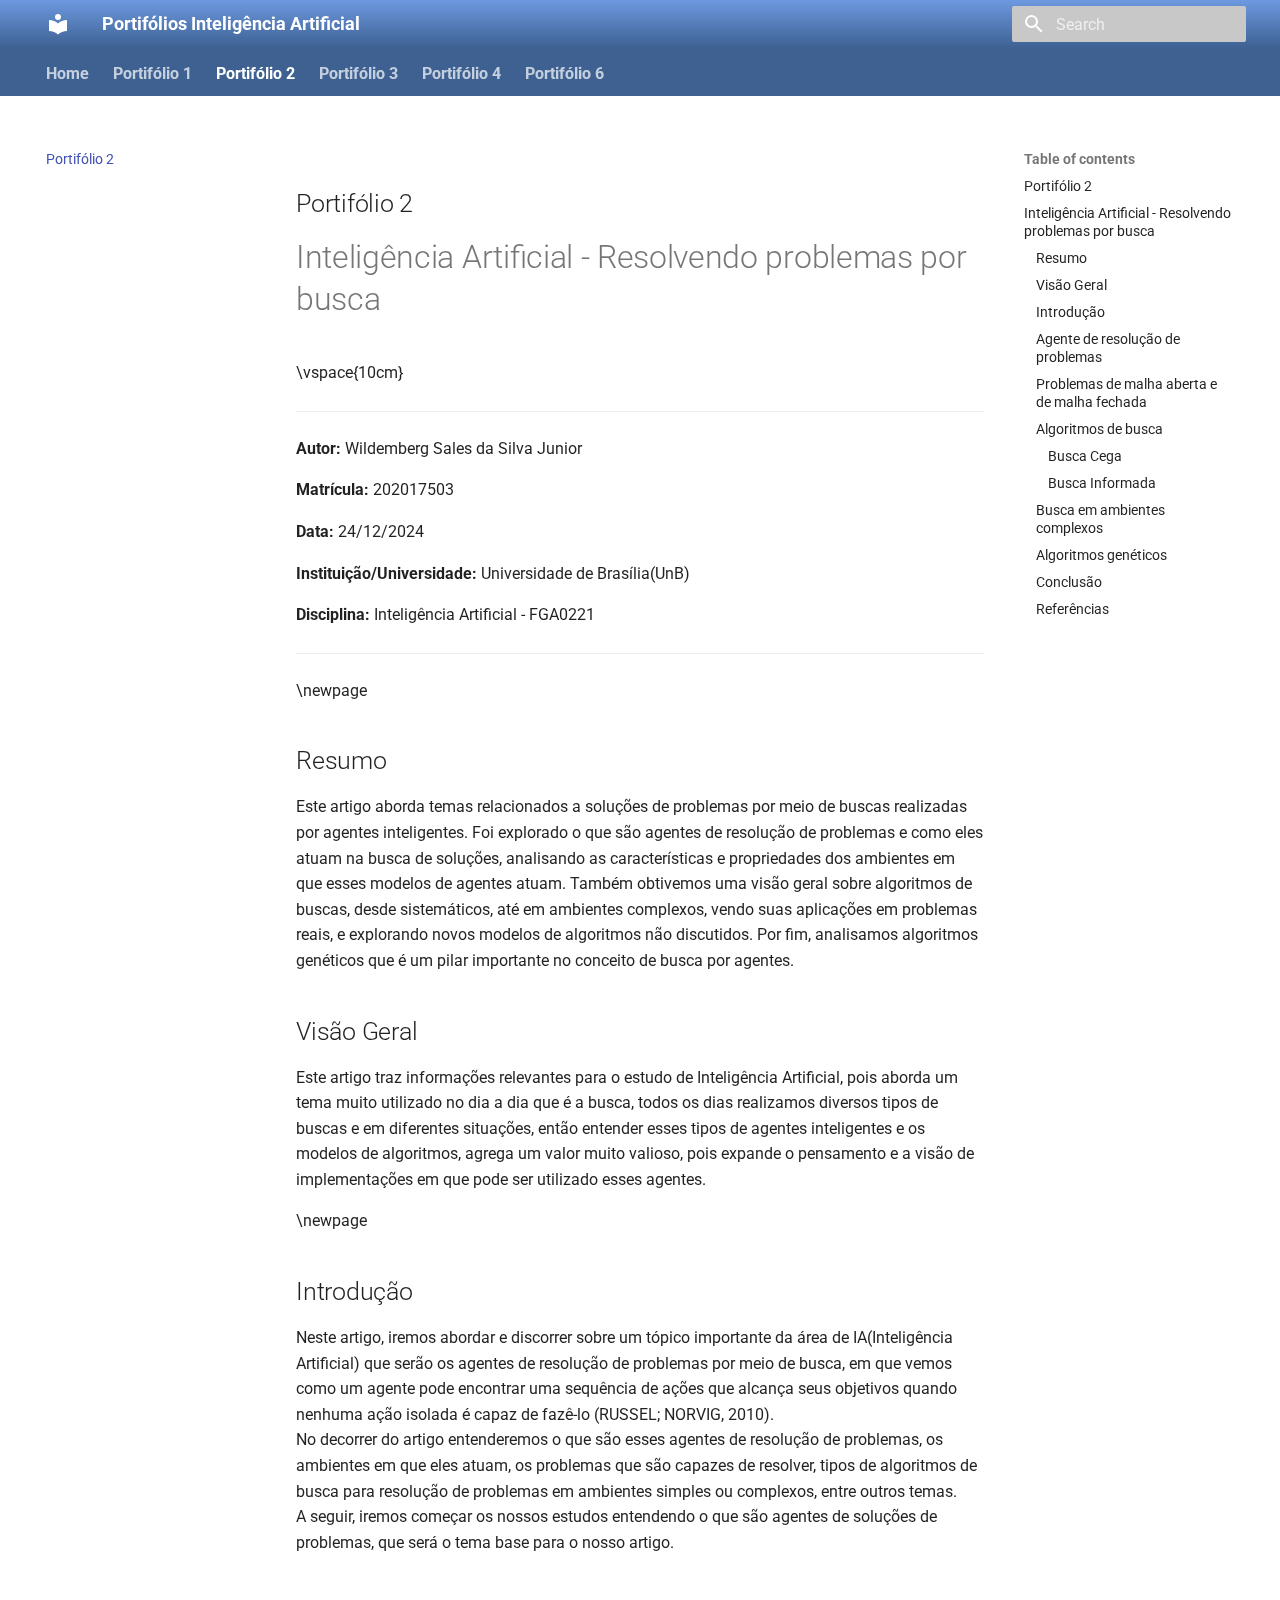
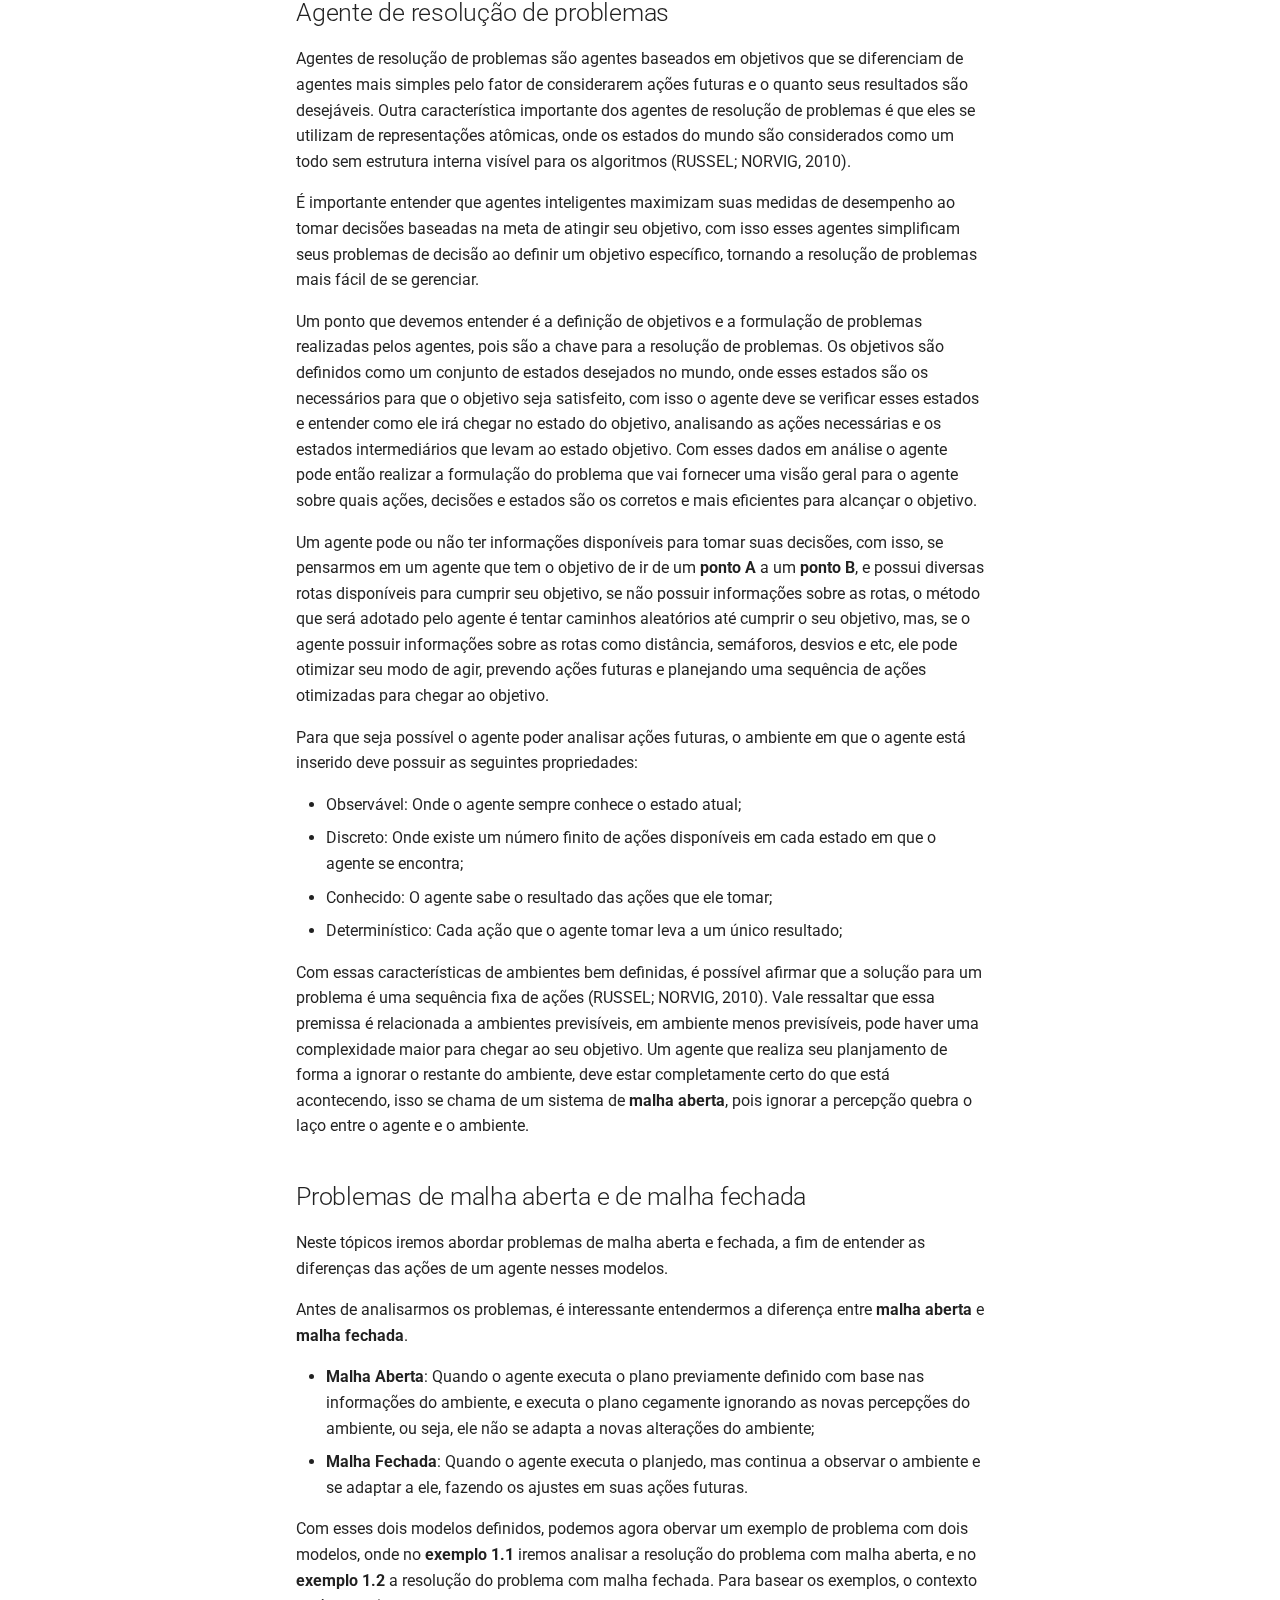
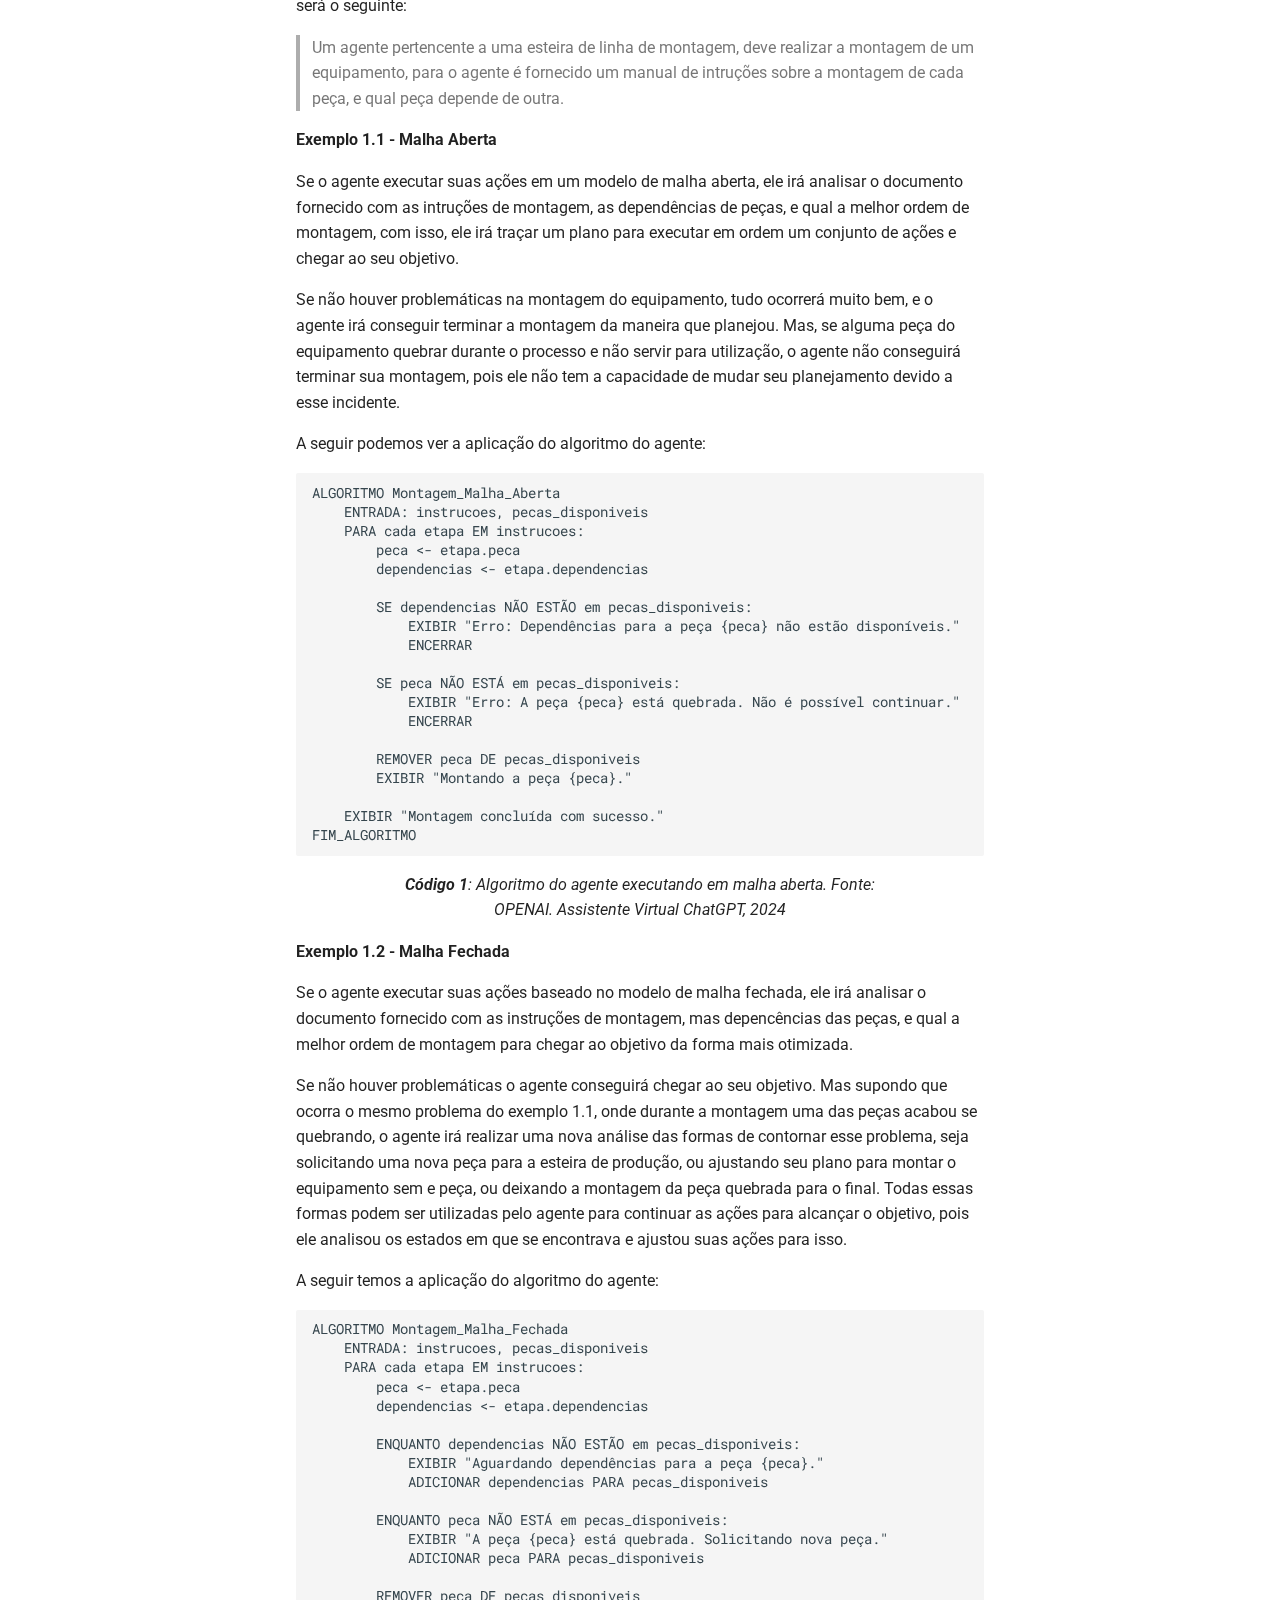
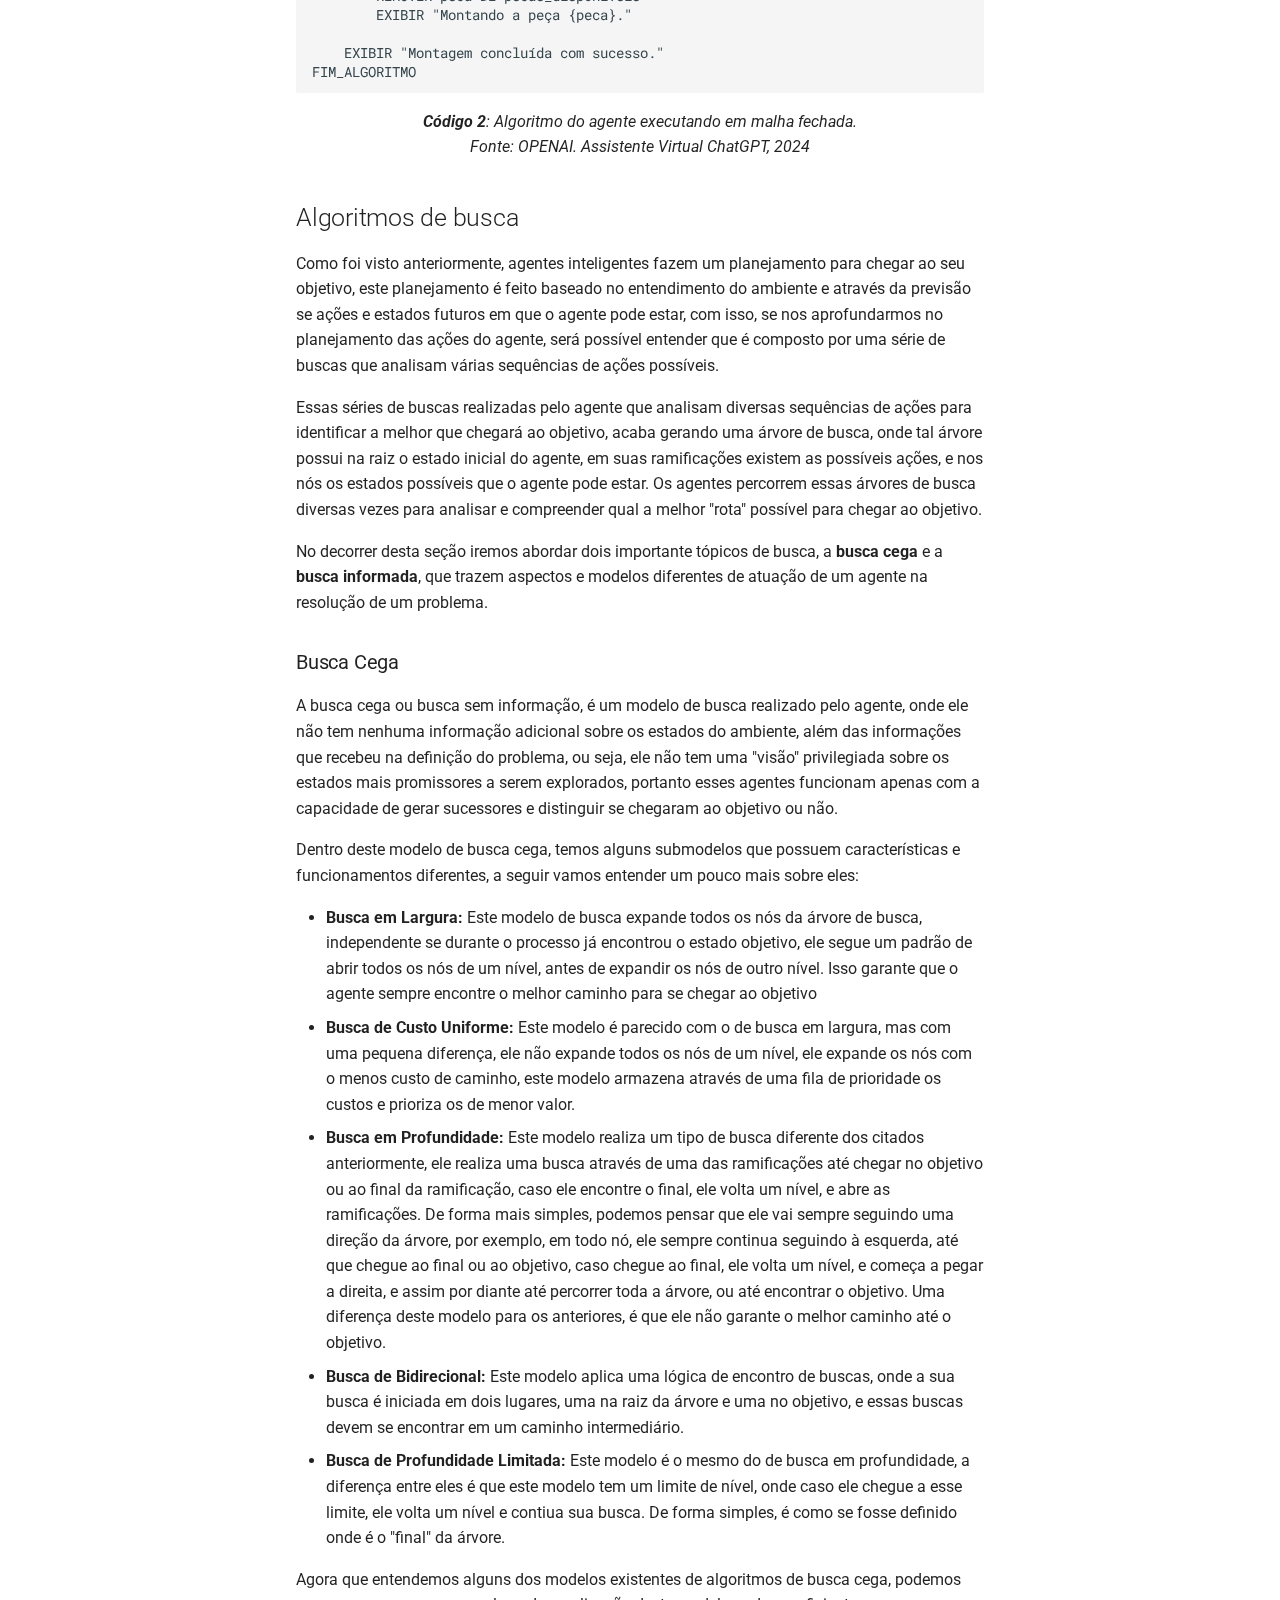
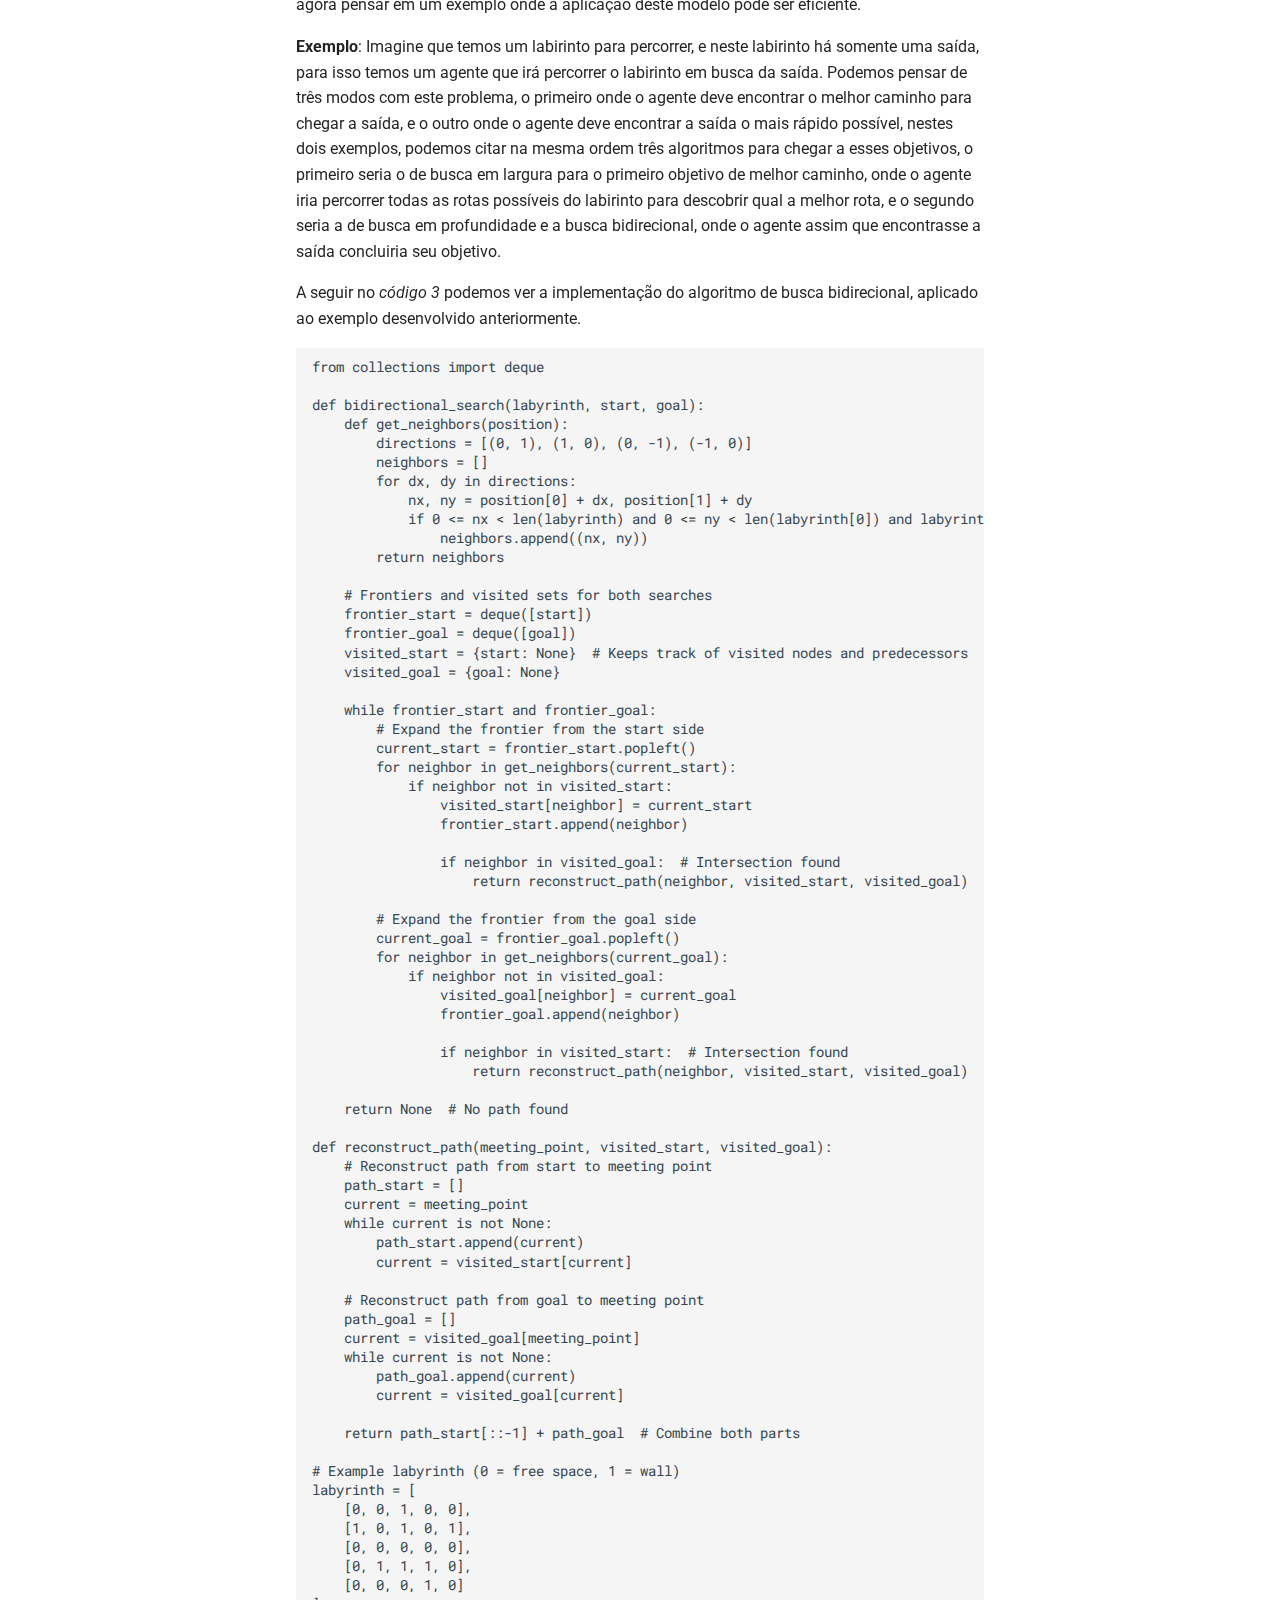
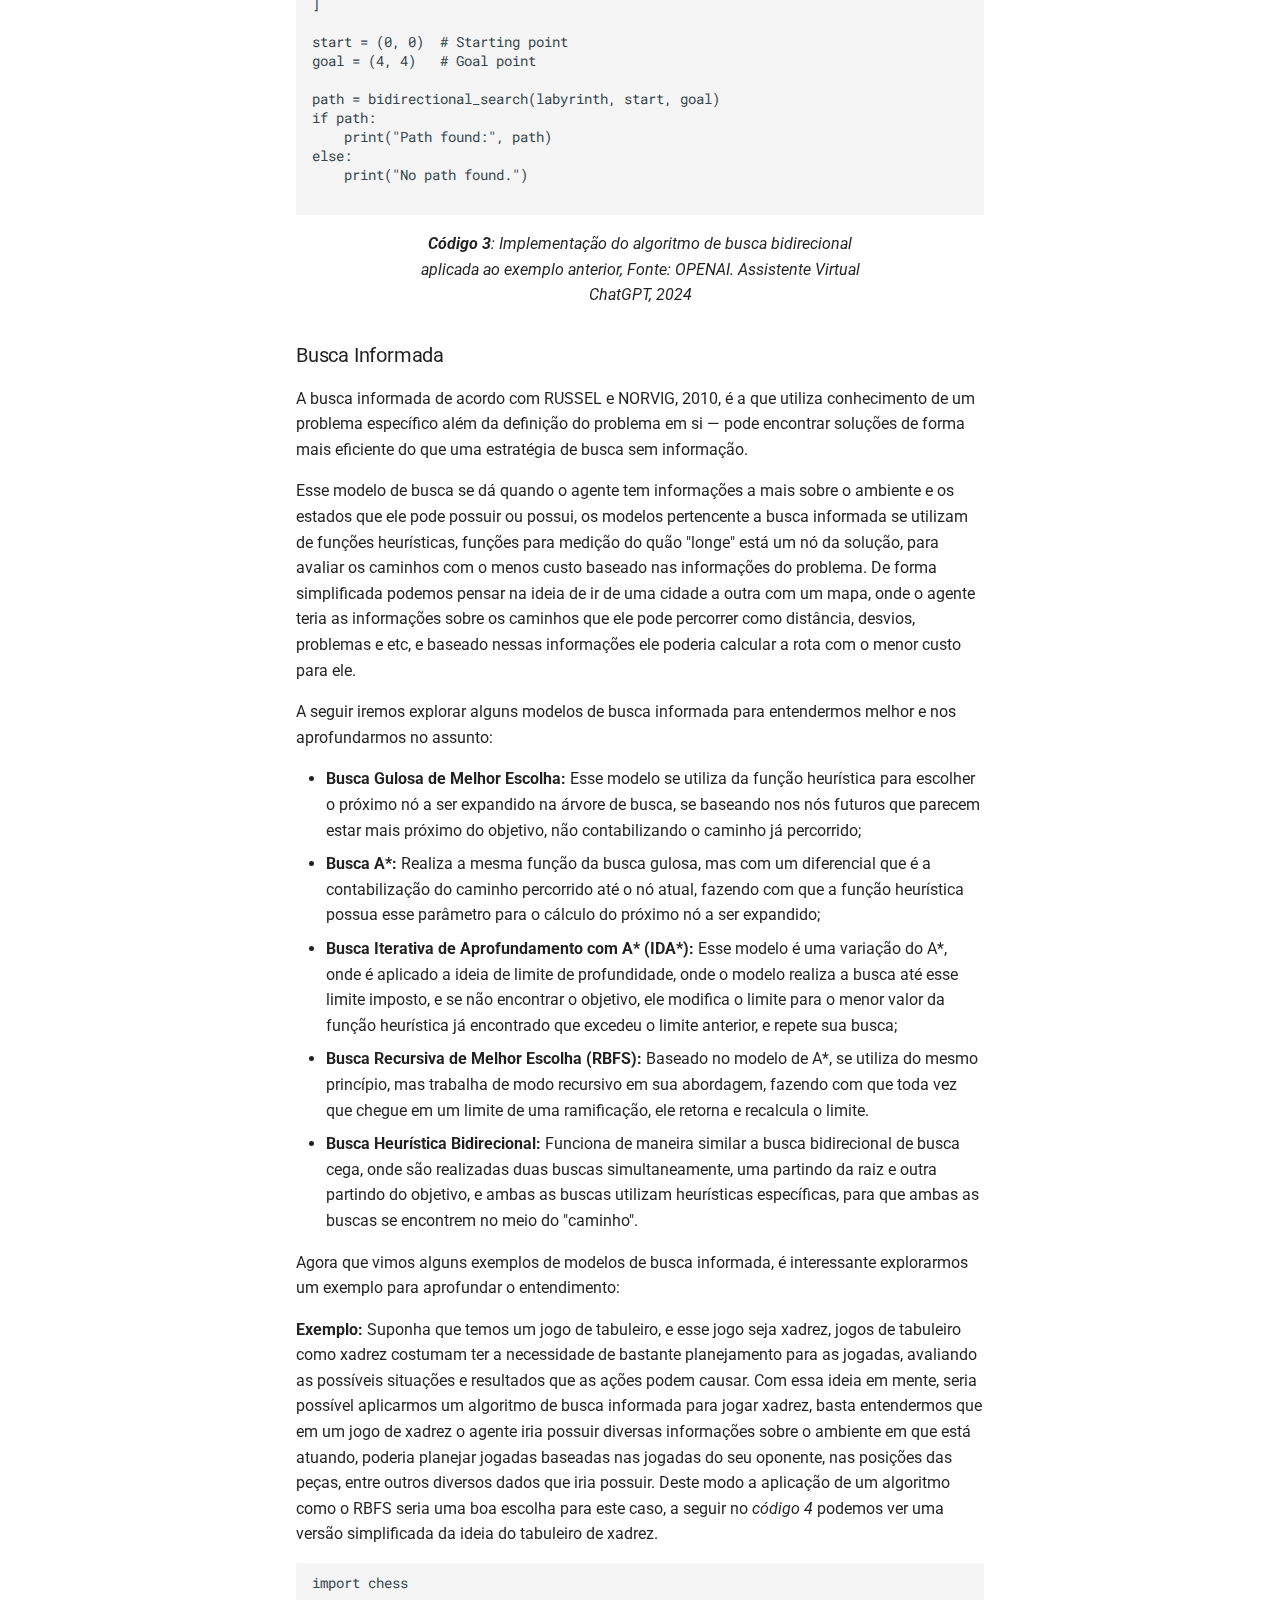
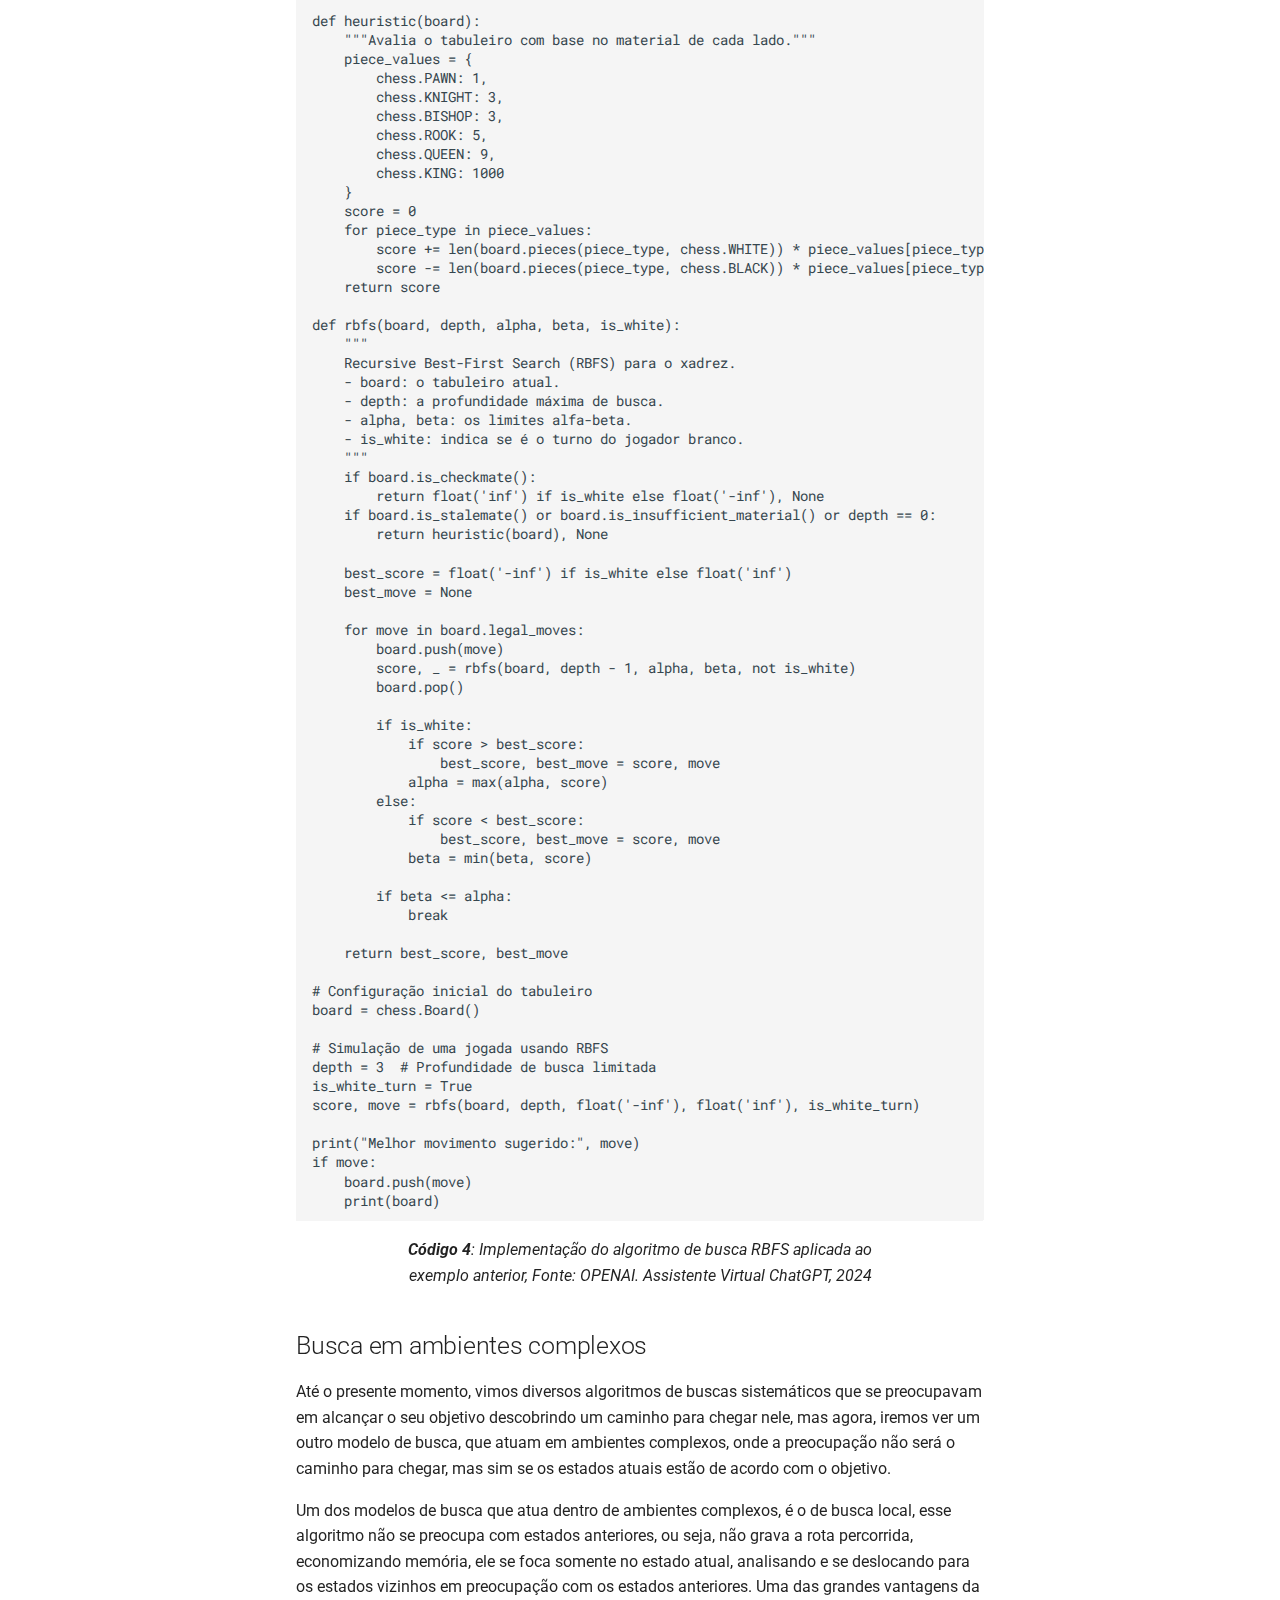
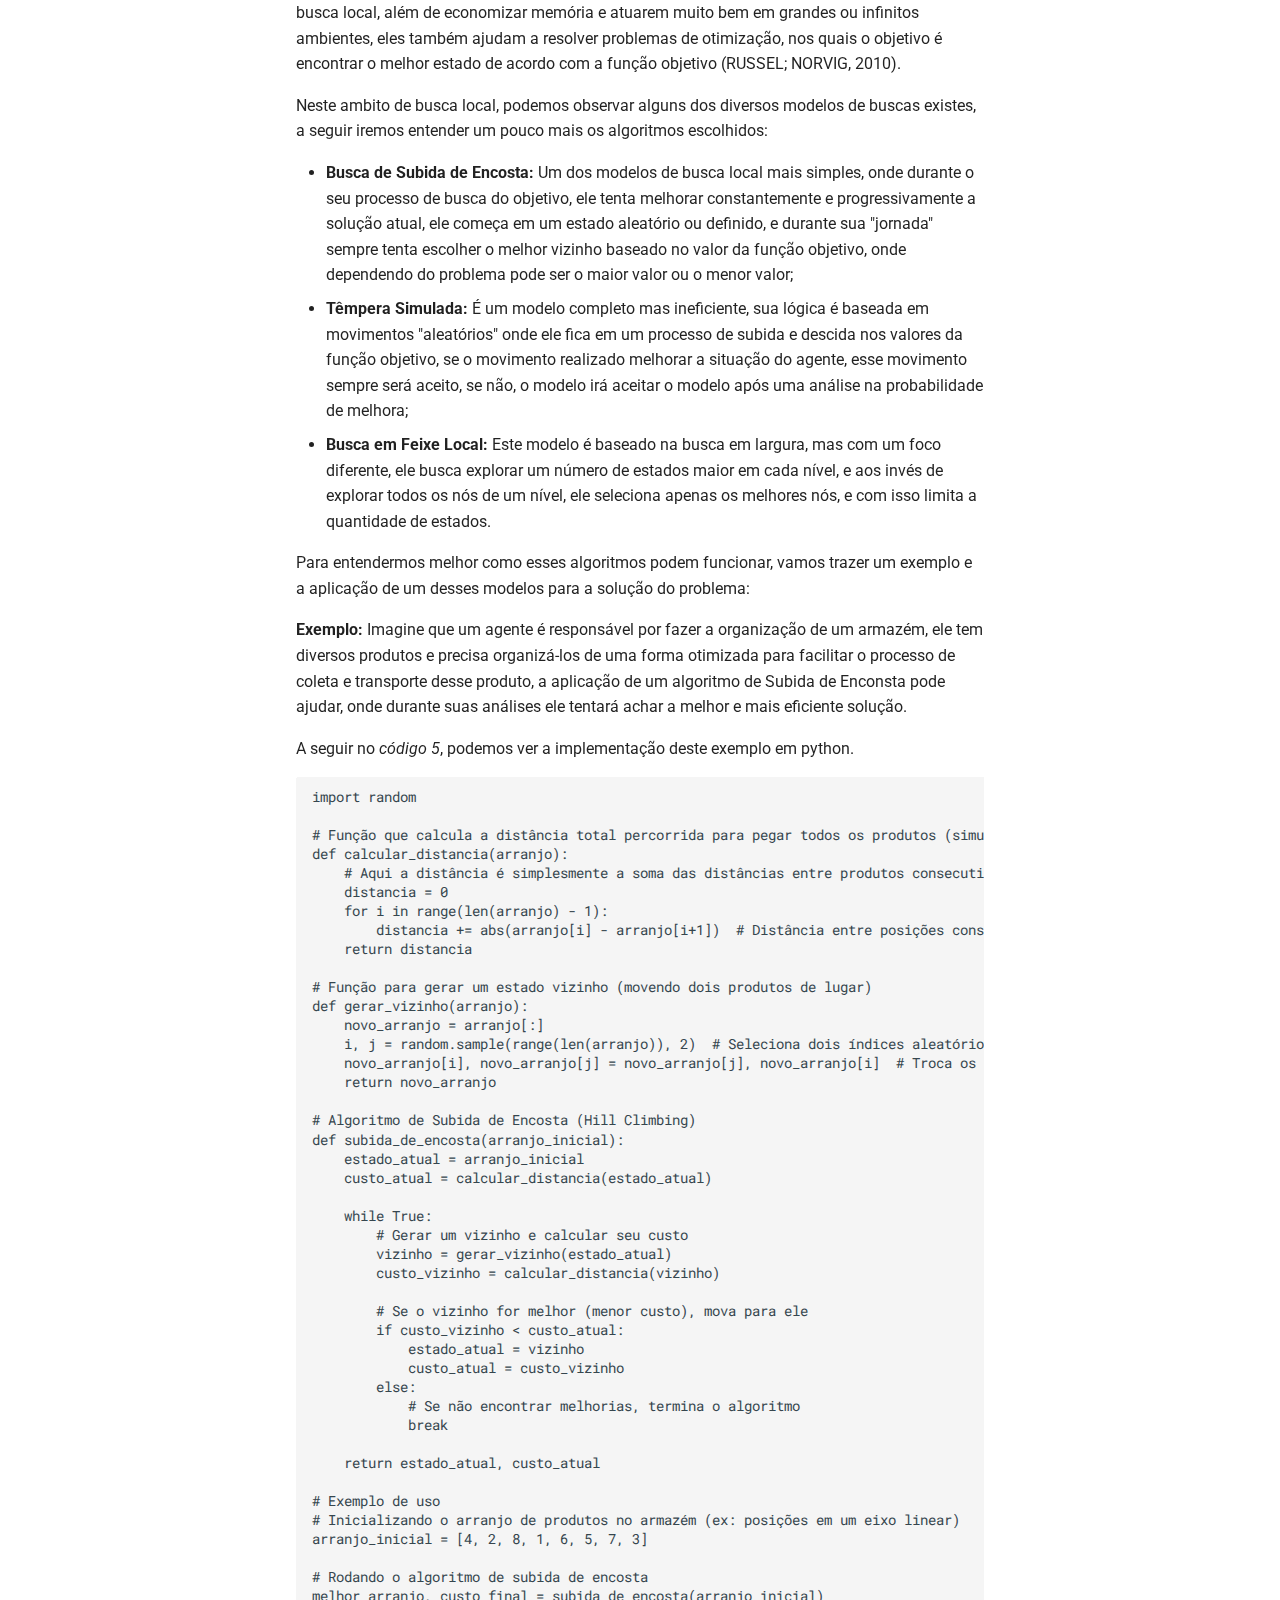
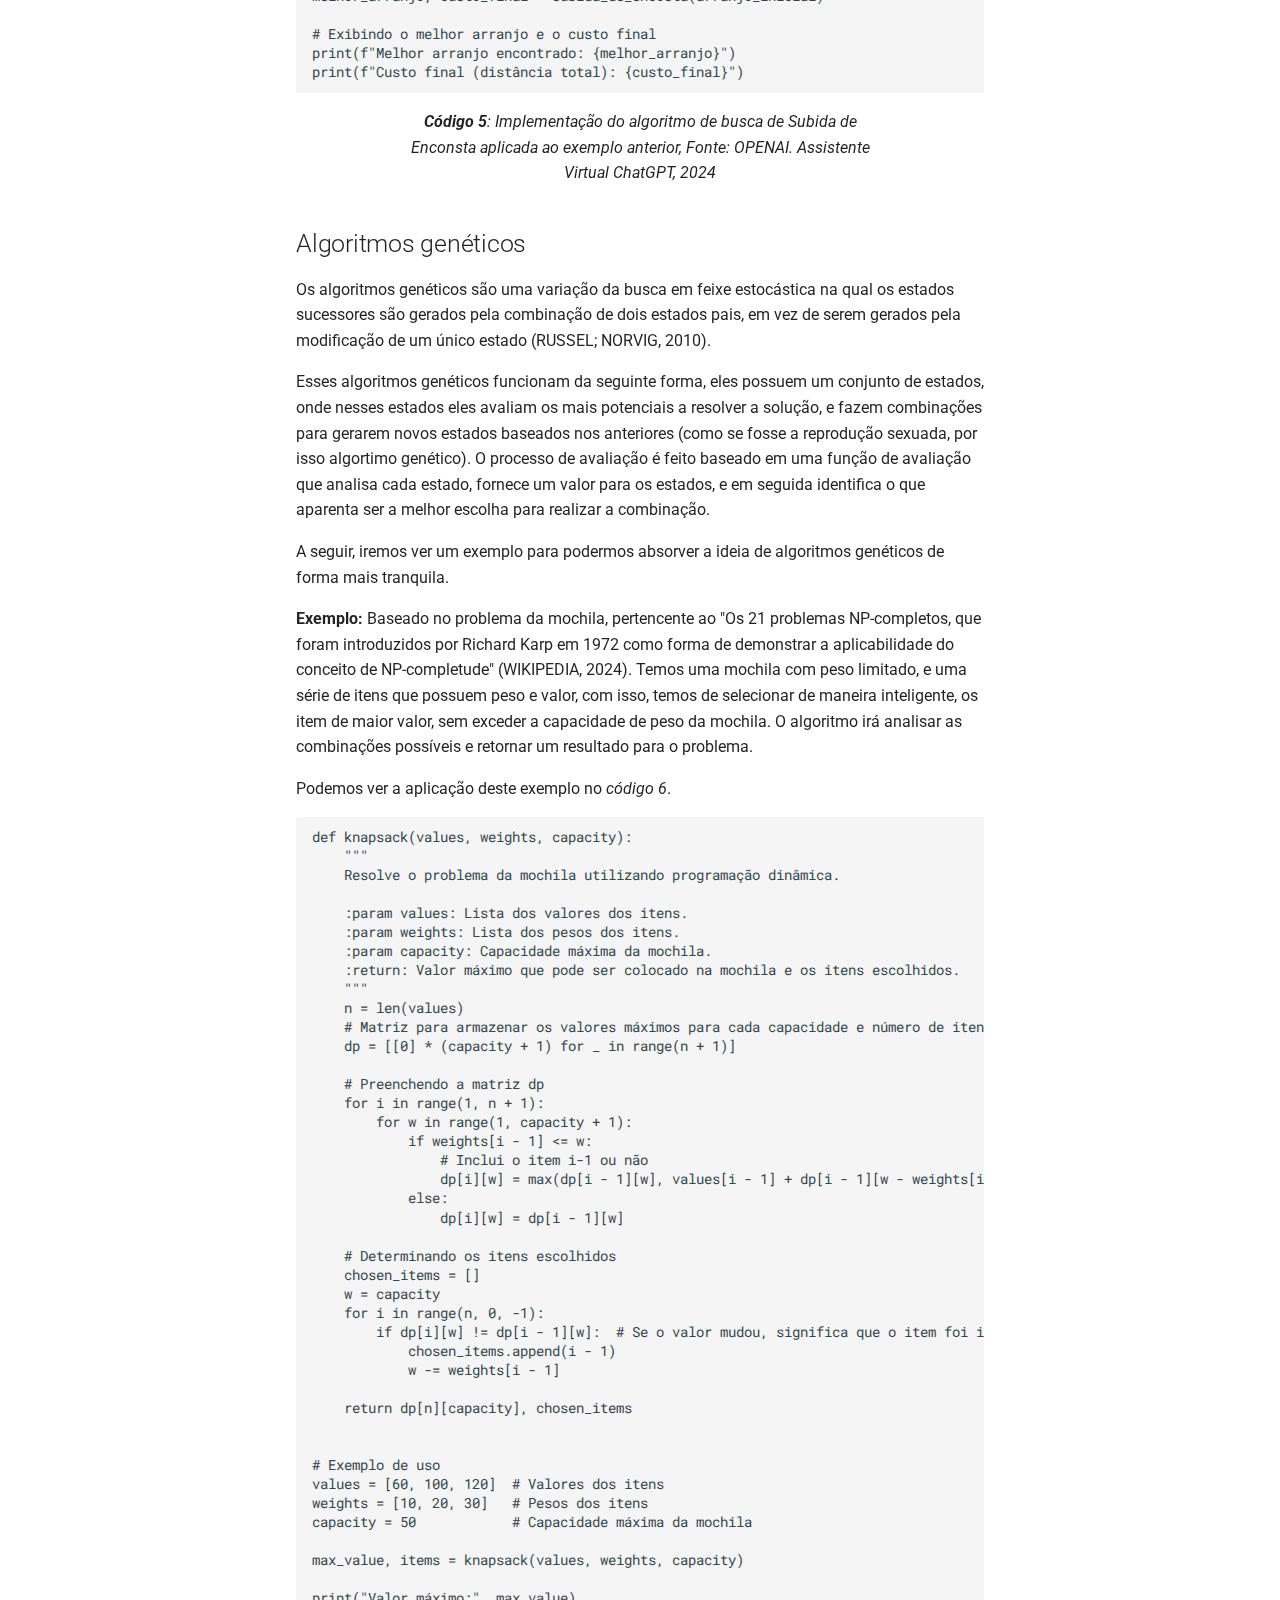
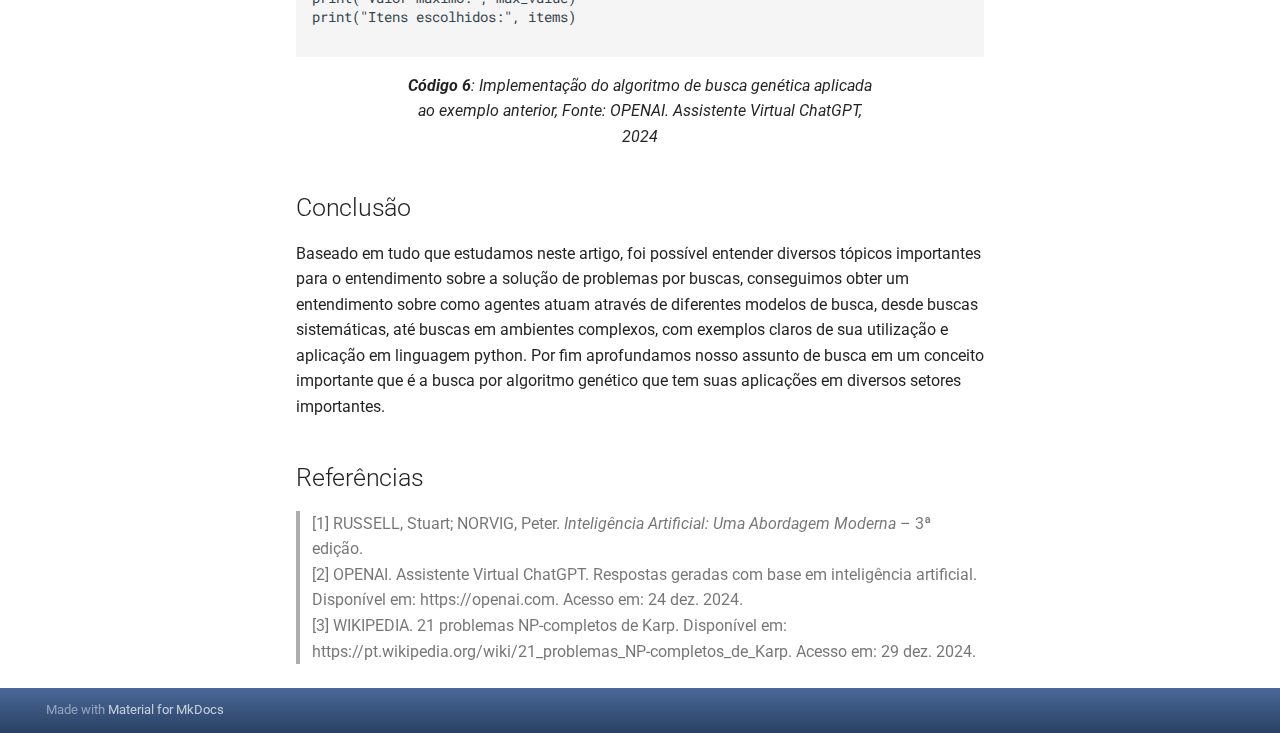
<file: portifolios/portifolio2/index.html>
<!doctype html>
<html lang="en" class="no-js">
  <head>
    
      <meta charset="utf-8">
      <meta name="viewport" content="width=device-width,initial-scale=1">
      
      
      
      
        <link rel="prev" href="../portifolio1/">
      
      
        <link rel="next" href="../portifolio3/">
      
      
      <link rel="icon" href="../../assets/images/favicon.png">
      <meta name="generator" content="mkdocs-1.6.1, mkdocs-material-9.6.4">
    
    
      
        <title>Portifólio 2 - Portifólios Inteligência Artificial</title>
      
    
    
      <link rel="stylesheet" href="../../assets/stylesheets/main.8608ea7d.min.css">
      
      


    
    
      
    
    
      
        
        
        <link rel="preconnect" href="https://fonts.gstatic.com" crossorigin>
        <link rel="stylesheet" href="https://fonts.googleapis.com/css?family=Roboto:300,300i,400,400i,700,700i%7CRoboto+Mono:400,400i,700,700i&display=fallback">
        <style>:root{--md-text-font:"Roboto";--md-code-font:"Roboto Mono"}</style>
      
    
    
      <link rel="stylesheet" href="../../stylesheets/styles.css">
    
    <script>__md_scope=new URL("../..",location),__md_hash=e=>[...e].reduce(((e,_)=>(e<<5)-e+_.charCodeAt(0)),0),__md_get=(e,_=localStorage,t=__md_scope)=>JSON.parse(_.getItem(t.pathname+"."+e)),__md_set=(e,_,t=localStorage,a=__md_scope)=>{try{t.setItem(a.pathname+"."+e,JSON.stringify(_))}catch(e){}}</script>
    
      

    
    
    
  </head>
  
  
    <body dir="ltr">
  
    
    <input class="md-toggle" data-md-toggle="drawer" type="checkbox" id="__drawer" autocomplete="off">
    <input class="md-toggle" data-md-toggle="search" type="checkbox" id="__search" autocomplete="off">
    <label class="md-overlay" for="__drawer"></label>
    <div data-md-component="skip">
      
        
        <a href="#portifolio-2" class="md-skip">
          Skip to content
        </a>
      
    </div>
    <div data-md-component="announce">
      
    </div>
    
    
      

<header class="md-header" data-md-component="header">
  <nav class="md-header__inner md-grid" aria-label="Header">
    <a href="../.." title="Portifólios Inteligência Artificial" class="md-header__button md-logo" aria-label="Portifólios Inteligência Artificial" data-md-component="logo">
      
  
  <svg xmlns="http://www.w3.org/2000/svg" viewBox="0 0 24 24"><path d="M12 8a3 3 0 0 0 3-3 3 3 0 0 0-3-3 3 3 0 0 0-3 3 3 3 0 0 0 3 3m0 3.54C9.64 9.35 6.5 8 3 8v11c3.5 0 6.64 1.35 9 3.54 2.36-2.19 5.5-3.54 9-3.54V8c-3.5 0-6.64 1.35-9 3.54"/></svg>

    </a>
    <label class="md-header__button md-icon" for="__drawer">
      
      <svg xmlns="http://www.w3.org/2000/svg" viewBox="0 0 24 24"><path d="M3 6h18v2H3zm0 5h18v2H3zm0 5h18v2H3z"/></svg>
    </label>
    <div class="md-header__title" data-md-component="header-title">
      <div class="md-header__ellipsis">
        <div class="md-header__topic">
          <span class="md-ellipsis">
            Portifólios Inteligência Artificial
          </span>
        </div>
        <div class="md-header__topic" data-md-component="header-topic">
          <span class="md-ellipsis">
            
              Portifólio 2
            
          </span>
        </div>
      </div>
    </div>
    
    
      <script>var palette=__md_get("__palette");if(palette&&palette.color){if("(prefers-color-scheme)"===palette.color.media){var media=matchMedia("(prefers-color-scheme: light)"),input=document.querySelector(media.matches?"[data-md-color-media='(prefers-color-scheme: light)']":"[data-md-color-media='(prefers-color-scheme: dark)']");palette.color.media=input.getAttribute("data-md-color-media"),palette.color.scheme=input.getAttribute("data-md-color-scheme"),palette.color.primary=input.getAttribute("data-md-color-primary"),palette.color.accent=input.getAttribute("data-md-color-accent")}for(var[key,value]of Object.entries(palette.color))document.body.setAttribute("data-md-color-"+key,value)}</script>
    
    
    
      <label class="md-header__button md-icon" for="__search">
        
        <svg xmlns="http://www.w3.org/2000/svg" viewBox="0 0 24 24"><path d="M9.5 3A6.5 6.5 0 0 1 16 9.5c0 1.61-.59 3.09-1.56 4.23l.27.27h.79l5 5-1.5 1.5-5-5v-.79l-.27-.27A6.52 6.52 0 0 1 9.5 16 6.5 6.5 0 0 1 3 9.5 6.5 6.5 0 0 1 9.5 3m0 2C7 5 5 7 5 9.5S7 14 9.5 14 14 12 14 9.5 12 5 9.5 5"/></svg>
      </label>
      <div class="md-search" data-md-component="search" role="dialog">
  <label class="md-search__overlay" for="__search"></label>
  <div class="md-search__inner" role="search">
    <form class="md-search__form" name="search">
      <input type="text" class="md-search__input" name="query" aria-label="Search" placeholder="Search" autocapitalize="off" autocorrect="off" autocomplete="off" spellcheck="false" data-md-component="search-query" required>
      <label class="md-search__icon md-icon" for="__search">
        
        <svg xmlns="http://www.w3.org/2000/svg" viewBox="0 0 24 24"><path d="M9.5 3A6.5 6.5 0 0 1 16 9.5c0 1.61-.59 3.09-1.56 4.23l.27.27h.79l5 5-1.5 1.5-5-5v-.79l-.27-.27A6.52 6.52 0 0 1 9.5 16 6.5 6.5 0 0 1 3 9.5 6.5 6.5 0 0 1 9.5 3m0 2C7 5 5 7 5 9.5S7 14 9.5 14 14 12 14 9.5 12 5 9.5 5"/></svg>
        
        <svg xmlns="http://www.w3.org/2000/svg" viewBox="0 0 24 24"><path d="M20 11v2H8l5.5 5.5-1.42 1.42L4.16 12l7.92-7.92L13.5 5.5 8 11z"/></svg>
      </label>
      <nav class="md-search__options" aria-label="Search">
        
        <button type="reset" class="md-search__icon md-icon" title="Clear" aria-label="Clear" tabindex="-1">
          
          <svg xmlns="http://www.w3.org/2000/svg" viewBox="0 0 24 24"><path d="M19 6.41 17.59 5 12 10.59 6.41 5 5 6.41 10.59 12 5 17.59 6.41 19 12 13.41 17.59 19 19 17.59 13.41 12z"/></svg>
        </button>
      </nav>
      
    </form>
    <div class="md-search__output">
      <div class="md-search__scrollwrap" tabindex="0" data-md-scrollfix>
        <div class="md-search-result" data-md-component="search-result">
          <div class="md-search-result__meta">
            Initializing search
          </div>
          <ol class="md-search-result__list" role="presentation"></ol>
        </div>
      </div>
    </div>
  </div>
</div>
    
    
  </nav>
  
</header>
    
    <div class="md-container" data-md-component="container">
      
      
        
          
            
<nav class="md-tabs" aria-label="Tabs" data-md-component="tabs">
  <div class="md-grid">
    <ul class="md-tabs__list">
      
        
  
  
  
    
    
      <li class="md-tabs__item">
        <a href="../.." class="md-tabs__link">
          
  
  Home

        </a>
      </li>
    
  

      
        
  
  
  
    <li class="md-tabs__item">
      <a href="../portifolio1/" class="md-tabs__link">
        
  
    
  
  Portifólio 1

      </a>
    </li>
  

      
        
  
  
    
  
  
    <li class="md-tabs__item md-tabs__item--active">
      <a href="./" class="md-tabs__link">
        
  
    
  
  Portifólio 2

      </a>
    </li>
  

      
        
  
  
  
    <li class="md-tabs__item">
      <a href="../portifolio3/" class="md-tabs__link">
        
  
    
  
  Portifólio 3

      </a>
    </li>
  

      
        
  
  
  
    <li class="md-tabs__item">
      <a href="../portifolio4/" class="md-tabs__link">
        
  
    
  
  Portifólio 4

      </a>
    </li>
  

      
        
  
  
  
    <li class="md-tabs__item">
      <a href="../portifolio6/" class="md-tabs__link">
        
  
    
  
  Portifólio 6

      </a>
    </li>
  

      
    </ul>
  </div>
</nav>
          
        
      
      <main class="md-main" data-md-component="main">
        <div class="md-main__inner md-grid">
          
            
              
              <div class="md-sidebar md-sidebar--primary" data-md-component="sidebar" data-md-type="navigation" >
                <div class="md-sidebar__scrollwrap">
                  <div class="md-sidebar__inner">
                    


  


<nav class="md-nav md-nav--primary md-nav--lifted" aria-label="Navigation" data-md-level="0">
  <label class="md-nav__title" for="__drawer">
    <a href="../.." title="Portifólios Inteligência Artificial" class="md-nav__button md-logo" aria-label="Portifólios Inteligência Artificial" data-md-component="logo">
      
  
  <svg xmlns="http://www.w3.org/2000/svg" viewBox="0 0 24 24"><path d="M12 8a3 3 0 0 0 3-3 3 3 0 0 0-3-3 3 3 0 0 0-3 3 3 3 0 0 0 3 3m0 3.54C9.64 9.35 6.5 8 3 8v11c3.5 0 6.64 1.35 9 3.54 2.36-2.19 5.5-3.54 9-3.54V8c-3.5 0-6.64 1.35-9 3.54"/></svg>

    </a>
    Portifólios Inteligência Artificial
  </label>
  
  <ul class="md-nav__list" data-md-scrollfix>
    
      
      
  
  
  
  
    
    
    
      
      
        
      
    
    
    <li class="md-nav__item md-nav__item--nested">
      
        
        
        <input class="md-nav__toggle md-toggle " type="checkbox" id="__nav_1" >
        
          
          <label class="md-nav__link" for="__nav_1" id="__nav_1_label" tabindex="0">
            
  
  <span class="md-ellipsis">
    Home
    
  </span>
  

            <span class="md-nav__icon md-icon"></span>
          </label>
        
        <nav class="md-nav" data-md-level="1" aria-labelledby="__nav_1_label" aria-expanded="false">
          <label class="md-nav__title" for="__nav_1">
            <span class="md-nav__icon md-icon"></span>
            Home
          </label>
          <ul class="md-nav__list" data-md-scrollfix>
            
              
                
  
  
  
  
    <li class="md-nav__item">
      <a href="../.." class="md-nav__link">
        
  
  <span class="md-ellipsis">
    Sobre os Portifólios
    
  </span>
  

      </a>
    </li>
  

              
            
          </ul>
        </nav>
      
    </li>
  

    
      
      
  
  
  
  
    <li class="md-nav__item">
      <a href="../portifolio1/" class="md-nav__link">
        
  
  <span class="md-ellipsis">
    Portifólio 1
    
  </span>
  

      </a>
    </li>
  

    
      
      
  
  
    
  
  
  
    <li class="md-nav__item md-nav__item--active">
      
      <input class="md-nav__toggle md-toggle" type="checkbox" id="__toc">
      
      
      
        <label class="md-nav__link md-nav__link--active" for="__toc">
          
  
  <span class="md-ellipsis">
    Portifólio 2
    
  </span>
  

          <span class="md-nav__icon md-icon"></span>
        </label>
      
      <a href="./" class="md-nav__link md-nav__link--active">
        
  
  <span class="md-ellipsis">
    Portifólio 2
    
  </span>
  

      </a>
      
        

<nav class="md-nav md-nav--secondary" aria-label="Table of contents">
  
  
  
  
    <label class="md-nav__title" for="__toc">
      <span class="md-nav__icon md-icon"></span>
      Table of contents
    </label>
    <ul class="md-nav__list" data-md-component="toc" data-md-scrollfix>
      
        <li class="md-nav__item">
  <a href="#portifolio-2" class="md-nav__link">
    <span class="md-ellipsis">
      Portifólio 2
    </span>
  </a>
  
</li>
      
        <li class="md-nav__item">
  <a href="#inteligencia-artificial-resolvendo-problemas-por-busca" class="md-nav__link">
    <span class="md-ellipsis">
      Inteligência Artificial - Resolvendo problemas por busca
    </span>
  </a>
  
    <nav class="md-nav" aria-label="Inteligência Artificial - Resolvendo problemas por busca">
      <ul class="md-nav__list">
        
          <li class="md-nav__item">
  <a href="#resumo" class="md-nav__link">
    <span class="md-ellipsis">
      Resumo
    </span>
  </a>
  
</li>
        
          <li class="md-nav__item">
  <a href="#visao-geral" class="md-nav__link">
    <span class="md-ellipsis">
      Visão Geral
    </span>
  </a>
  
</li>
        
          <li class="md-nav__item">
  <a href="#introducao" class="md-nav__link">
    <span class="md-ellipsis">
      Introdução
    </span>
  </a>
  
</li>
        
          <li class="md-nav__item">
  <a href="#agente-de-resolucao-de-problemas" class="md-nav__link">
    <span class="md-ellipsis">
      Agente de resolução de problemas
    </span>
  </a>
  
</li>
        
          <li class="md-nav__item">
  <a href="#problemas-de-malha-aberta-e-de-malha-fechada" class="md-nav__link">
    <span class="md-ellipsis">
      Problemas de malha aberta e de malha fechada
    </span>
  </a>
  
</li>
        
          <li class="md-nav__item">
  <a href="#algoritmos-de-busca" class="md-nav__link">
    <span class="md-ellipsis">
      Algoritmos de busca
    </span>
  </a>
  
    <nav class="md-nav" aria-label="Algoritmos de busca">
      <ul class="md-nav__list">
        
          <li class="md-nav__item">
  <a href="#busca-cega" class="md-nav__link">
    <span class="md-ellipsis">
      Busca Cega
    </span>
  </a>
  
</li>
        
          <li class="md-nav__item">
  <a href="#busca-informada" class="md-nav__link">
    <span class="md-ellipsis">
      Busca Informada
    </span>
  </a>
  
</li>
        
      </ul>
    </nav>
  
</li>
        
          <li class="md-nav__item">
  <a href="#busca-em-ambientes-complexos" class="md-nav__link">
    <span class="md-ellipsis">
      Busca em ambientes complexos
    </span>
  </a>
  
</li>
        
          <li class="md-nav__item">
  <a href="#algoritmos-geneticos" class="md-nav__link">
    <span class="md-ellipsis">
      Algoritmos genéticos
    </span>
  </a>
  
</li>
        
          <li class="md-nav__item">
  <a href="#conclusao" class="md-nav__link">
    <span class="md-ellipsis">
      Conclusão
    </span>
  </a>
  
</li>
        
          <li class="md-nav__item">
  <a href="#referencias" class="md-nav__link">
    <span class="md-ellipsis">
      Referências
    </span>
  </a>
  
</li>
        
      </ul>
    </nav>
  
</li>
      
    </ul>
  
</nav>
      
    </li>
  

    
      
      
  
  
  
  
    <li class="md-nav__item">
      <a href="../portifolio3/" class="md-nav__link">
        
  
  <span class="md-ellipsis">
    Portifólio 3
    
  </span>
  

      </a>
    </li>
  

    
      
      
  
  
  
  
    <li class="md-nav__item">
      <a href="../portifolio4/" class="md-nav__link">
        
  
  <span class="md-ellipsis">
    Portifólio 4
    
  </span>
  

      </a>
    </li>
  

    
      
      
  
  
  
  
    <li class="md-nav__item">
      <a href="../portifolio6/" class="md-nav__link">
        
  
  <span class="md-ellipsis">
    Portifólio 6
    
  </span>
  

      </a>
    </li>
  

    
  </ul>
</nav>
                  </div>
                </div>
              </div>
            
            
              
              <div class="md-sidebar md-sidebar--secondary" data-md-component="sidebar" data-md-type="toc" >
                <div class="md-sidebar__scrollwrap">
                  <div class="md-sidebar__inner">
                    

<nav class="md-nav md-nav--secondary" aria-label="Table of contents">
  
  
  
  
    <label class="md-nav__title" for="__toc">
      <span class="md-nav__icon md-icon"></span>
      Table of contents
    </label>
    <ul class="md-nav__list" data-md-component="toc" data-md-scrollfix>
      
        <li class="md-nav__item">
  <a href="#portifolio-2" class="md-nav__link">
    <span class="md-ellipsis">
      Portifólio 2
    </span>
  </a>
  
</li>
      
        <li class="md-nav__item">
  <a href="#inteligencia-artificial-resolvendo-problemas-por-busca" class="md-nav__link">
    <span class="md-ellipsis">
      Inteligência Artificial - Resolvendo problemas por busca
    </span>
  </a>
  
    <nav class="md-nav" aria-label="Inteligência Artificial - Resolvendo problemas por busca">
      <ul class="md-nav__list">
        
          <li class="md-nav__item">
  <a href="#resumo" class="md-nav__link">
    <span class="md-ellipsis">
      Resumo
    </span>
  </a>
  
</li>
        
          <li class="md-nav__item">
  <a href="#visao-geral" class="md-nav__link">
    <span class="md-ellipsis">
      Visão Geral
    </span>
  </a>
  
</li>
        
          <li class="md-nav__item">
  <a href="#introducao" class="md-nav__link">
    <span class="md-ellipsis">
      Introdução
    </span>
  </a>
  
</li>
        
          <li class="md-nav__item">
  <a href="#agente-de-resolucao-de-problemas" class="md-nav__link">
    <span class="md-ellipsis">
      Agente de resolução de problemas
    </span>
  </a>
  
</li>
        
          <li class="md-nav__item">
  <a href="#problemas-de-malha-aberta-e-de-malha-fechada" class="md-nav__link">
    <span class="md-ellipsis">
      Problemas de malha aberta e de malha fechada
    </span>
  </a>
  
</li>
        
          <li class="md-nav__item">
  <a href="#algoritmos-de-busca" class="md-nav__link">
    <span class="md-ellipsis">
      Algoritmos de busca
    </span>
  </a>
  
    <nav class="md-nav" aria-label="Algoritmos de busca">
      <ul class="md-nav__list">
        
          <li class="md-nav__item">
  <a href="#busca-cega" class="md-nav__link">
    <span class="md-ellipsis">
      Busca Cega
    </span>
  </a>
  
</li>
        
          <li class="md-nav__item">
  <a href="#busca-informada" class="md-nav__link">
    <span class="md-ellipsis">
      Busca Informada
    </span>
  </a>
  
</li>
        
      </ul>
    </nav>
  
</li>
        
          <li class="md-nav__item">
  <a href="#busca-em-ambientes-complexos" class="md-nav__link">
    <span class="md-ellipsis">
      Busca em ambientes complexos
    </span>
  </a>
  
</li>
        
          <li class="md-nav__item">
  <a href="#algoritmos-geneticos" class="md-nav__link">
    <span class="md-ellipsis">
      Algoritmos genéticos
    </span>
  </a>
  
</li>
        
          <li class="md-nav__item">
  <a href="#conclusao" class="md-nav__link">
    <span class="md-ellipsis">
      Conclusão
    </span>
  </a>
  
</li>
        
          <li class="md-nav__item">
  <a href="#referencias" class="md-nav__link">
    <span class="md-ellipsis">
      Referências
    </span>
  </a>
  
</li>
        
      </ul>
    </nav>
  
</li>
      
    </ul>
  
</nav>
                  </div>
                </div>
              </div>
            
          
          
            <div class="md-content" data-md-component="content">
              <article class="md-content__inner md-typeset">
                
                  



<h2 id="portifolio-2">Portifólio 2</h2>
<h1 id="inteligencia-artificial-resolvendo-problemas-por-busca">Inteligência Artificial - Resolvendo problemas por busca</h1>
<p>\vspace{10cm}</p>
<hr />
<p><strong>Autor:</strong> Wildemberg Sales da Silva Junior</p>
<p><strong>Matrícula:</strong> 202017503</p>
<p><strong>Data:</strong> 24/12/2024</p>
<p><strong>Instituição/Universidade:</strong> Universidade de Brasília(UnB)</p>
<p><strong>Disciplina:</strong> Inteligência Artificial - FGA0221</p>
<hr />
<p>\newpage</p>
<h2 id="resumo">Resumo</h2>
<p>Este artigo aborda temas relacionados a soluções de problemas por meio de buscas realizadas por agentes inteligentes. Foi explorado o que são agentes de resolução de problemas e como eles atuam na busca de soluções, analisando as características e propriedades dos ambientes em que esses modelos de agentes atuam. Também obtivemos uma visão geral sobre algoritmos de buscas, desde sistemáticos, até em ambientes complexos, vendo suas aplicações em problemas reais, e explorando novos modelos de algoritmos não discutidos. Por fim, analisamos algoritmos genéticos que é um pilar importante no conceito de busca por agentes.</p>
<h2 id="visao-geral">Visão Geral</h2>
<p>Este artigo traz informações relevantes para o estudo de Inteligência Artificial, pois aborda um tema muito utilizado no dia a dia que é a busca, todos os dias realizamos diversos tipos de buscas e em diferentes situações, então entender esses tipos de agentes inteligentes e os modelos de algoritmos, agrega um valor muito valioso, pois expande o pensamento e a visão de implementações em que pode ser utilizado esses agentes.</p>
<p>\newpage</p>
<h2 id="introducao">Introdução</h2>
<p>Neste artigo, iremos abordar e discorrer sobre um tópico importante da área de IA(Inteligência Artificial) que serão os agentes de resolução de problemas por meio de busca, em que vemos como um agente pode encontrar uma sequência de ações que alcança seus objetivos quando nenhuma ação isolada é capaz de fazê-lo (RUSSEL; NORVIG, 2010).  <br />
No decorrer do artigo entenderemos o que são esses agentes de resolução de problemas, os ambientes em que eles atuam, os problemas que são capazes de resolver, tipos de algoritmos de busca para resolução de problemas em ambientes simples ou complexos, entre outros temas. <br />
A seguir, iremos começar os nossos estudos entendendo o que são agentes de soluções de problemas, que será o tema base para o nosso artigo.</p>
<h2 id="agente-de-resolucao-de-problemas">Agente de resolução de problemas</h2>
<p>Agentes de resolução de problemas são agentes baseados em objetivos que se diferenciam de agentes mais simples pelo fator de considerarem ações futuras e o quanto seus resultados são desejáveis. Outra característica importante dos agentes de resolução de problemas é que eles se utilizam de representações atômicas, onde os estados do mundo são considerados como um todo sem estrutura interna visível para os algoritmos (RUSSEL; NORVIG, 2010).</p>
<p>É importante entender que agentes inteligentes maximizam suas medidas de desempenho ao tomar decisões baseadas na meta de atingir seu objetivo, com isso esses agentes simplificam seus problemas de decisão ao definir um objetivo específico, tornando a resolução de problemas mais fácil de se gerenciar.  </p>
<p>Um ponto que devemos entender é a definição de objetivos e a formulação de problemas realizadas pelos agentes, pois são a chave para a resolução de problemas. Os objetivos são definidos como um conjunto de estados desejados no mundo, onde esses estados são os necessários para que o objetivo seja satisfeito, com isso o agente deve se verificar esses estados e entender como ele irá chegar no estado do objetivo, analisando as ações necessárias e os estados intermediários que levam ao estado objetivo. Com esses dados em análise o agente pode então realizar a formulação do problema que vai fornecer uma visão geral para o agente sobre quais ações, decisões e estados são os corretos e mais eficientes para alcançar o objetivo.</p>
<p>Um agente pode ou não ter informações disponíveis para tomar suas decisões, com isso, se pensarmos em um agente que tem o objetivo de ir de um <strong>ponto A</strong> a um <strong>ponto B</strong>, e possui diversas rotas disponíveis para cumprir seu objetivo, se não possuir informações sobre as rotas, o método que será adotado pelo agente é tentar caminhos aleatórios até cumprir o seu objetivo, mas, se o agente possuir informações sobre as rotas como distância, semáforos, desvios e etc, ele pode otimizar seu modo de agir, prevendo ações futuras e planejando uma sequência de ações otimizadas para chegar ao objetivo.</p>
<p>Para que seja possível o agente poder analisar ações futuras, o ambiente em que o agente está inserido deve possuir as seguintes propriedades:</p>
<ul>
<li>Observável: Onde o agente sempre conhece o estado atual;</li>
<li>Discreto: Onde existe um número finito de ações disponíveis em cada estado em que o agente se encontra; </li>
<li>Conhecido: O agente sabe o resultado das ações que ele tomar;</li>
<li>Determinístico: Cada ação que o agente tomar leva a um único resultado;</li>
</ul>
<p>Com essas características de ambientes bem definidas, é possível afirmar que a solução para um problema é uma sequência fixa de ações  (RUSSEL; NORVIG, 2010). Vale ressaltar que essa premissa é relacionada a ambientes previsíveis, em ambiente menos previsíveis, pode haver uma complexidade maior para chegar ao seu objetivo. Um agente que realiza seu planjamento de forma a ignorar o restante do ambiente, deve estar completamente certo do que está acontecendo, isso se chama de um sistema de <strong>malha aberta</strong>, pois ignorar a percepção quebra o laço entre o agente e o ambiente.</p>
<h2 id="problemas-de-malha-aberta-e-de-malha-fechada">Problemas de malha aberta e de malha fechada</h2>
<p>Neste tópicos iremos abordar problemas de malha aberta e fechada, a fim de entender as diferenças das ações de um agente nesses modelos.</p>
<p>Antes de analisarmos os problemas, é interessante entendermos a diferença entre <strong>malha aberta</strong> e <strong>malha fechada</strong>. </p>
<ul>
<li><strong>Malha Aberta</strong>: Quando o agente executa o plano previamente definido com base nas informações do ambiente, e executa o plano cegamente ignorando as novas percepções do ambiente, ou seja, ele não se adapta a novas alterações do ambiente;</li>
<li><strong>Malha Fechada</strong>: Quando o agente executa o planjedo, mas continua a observar o ambiente e se adaptar a ele, fazendo os ajustes em suas ações futuras.</li>
</ul>
<p>Com esses dois modelos definidos, podemos agora obervar um exemplo de problema com dois modelos, onde no <strong>exemplo 1.1</strong> iremos analisar a resolução do problema com malha aberta, e no <strong>exemplo 1.2</strong> a resolução do problema com malha fechada. Para basear os exemplos, o contexto será o seguinte: </p>
<blockquote>
<p>Um agente pertencente a uma esteira de linha de montagem, deve realizar a montagem de um equipamento, para o agente é fornecido um manual de intruções sobre a montagem de cada peça, e qual peça depende de outra.</p>
</blockquote>
<p><strong>Exemplo 1.1 - Malha Aberta</strong></p>
<p>Se o agente executar suas ações em um modelo de malha aberta, ele irá analisar o documento fornecido com as intruções de montagem, as dependências de peças, e qual a melhor ordem de montagem, com isso, ele irá traçar um plano para executar em ordem um conjunto de ações e chegar ao seu objetivo.</p>
<p>Se não houver problemáticas na montagem do equipamento, tudo ocorrerá muito bem, e o agente irá conseguir terminar a montagem da maneira que planejou. Mas, se alguma peça do equipamento quebrar durante o processo e não servir para utilização, o agente não conseguirá terminar sua montagem, pois ele não tem a capacidade de mudar seu planejamento devido a esse incidente.</p>
<p>A seguir podemos ver a aplicação do algoritmo do agente:</p>
<pre><code class="language-text">ALGORITMO Montagem_Malha_Aberta
    ENTRADA: instrucoes, pecas_disponiveis
    PARA cada etapa EM instrucoes:
        peca &lt;- etapa.peca
        dependencias &lt;- etapa.dependencias

        SE dependencias NÃO ESTÃO em pecas_disponiveis:
            EXIBIR &quot;Erro: Dependências para a peça {peca} não estão disponíveis.&quot;
            ENCERRAR

        SE peca NÃO ESTÁ em pecas_disponiveis:
            EXIBIR &quot;Erro: A peça {peca} está quebrada. Não é possível continuar.&quot;
            ENCERRAR

        REMOVER peca DE pecas_disponiveis
        EXIBIR &quot;Montando a peça {peca}.&quot;

    EXIBIR &quot;Montagem concluída com sucesso.&quot;
FIM_ALGORITMO
</code></pre>
<figcaption align="center"><b>Código 1</b>: Algoritmo do agente executando em malha aberta. Fonte: OPENAI. Assistente Virtual ChatGPT, 2024</figcaption>

<p><strong>Exemplo 1.2 - Malha Fechada</strong></p>
<p>Se o agente executar suas ações baseado no modelo de malha fechada, ele irá analisar o documento fornecido com as instruções de montagem, mas depencências das peças, e qual a melhor ordem de montagem para chegar ao objetivo da forma mais otimizada.</p>
<p>Se não houver problemáticas o agente conseguirá chegar ao seu objetivo. Mas supondo que ocorra o mesmo problema do exemplo 1.1, onde durante a montagem uma das peças acabou se quebrando, o agente irá realizar uma nova análise das formas de contornar esse problema, seja solicitando uma nova peça para a esteira de produção, ou ajustando seu plano para montar o equipamento sem e peça, ou deixando a montagem da peça quebrada para o final. Todas essas formas podem ser utilizadas pelo agente para continuar as ações para alcançar o objetivo, pois ele analisou os estados em que se encontrava e ajustou suas ações para isso.</p>
<p>A seguir temos a aplicação do algoritmo do agente:</p>
<pre><code class="language-text">ALGORITMO Montagem_Malha_Fechada
    ENTRADA: instrucoes, pecas_disponiveis
    PARA cada etapa EM instrucoes:
        peca &lt;- etapa.peca
        dependencias &lt;- etapa.dependencias

        ENQUANTO dependencias NÃO ESTÃO em pecas_disponiveis:
            EXIBIR &quot;Aguardando dependências para a peça {peca}.&quot;
            ADICIONAR dependencias PARA pecas_disponiveis

        ENQUANTO peca NÃO ESTÁ em pecas_disponiveis:
            EXIBIR &quot;A peça {peca} está quebrada. Solicitando nova peça.&quot;
            ADICIONAR peca PARA pecas_disponiveis

        REMOVER peca DE pecas_disponiveis
        EXIBIR &quot;Montando a peça {peca}.&quot;

    EXIBIR &quot;Montagem concluída com sucesso.&quot;
FIM_ALGORITMO
</code></pre>
<figcaption align="center"><b>Código 2</b>: Algoritmo do agente executando em malha fechada. Fonte: OPENAI. Assistente Virtual ChatGPT, 2024</figcaption>

<h2 id="algoritmos-de-busca">Algoritmos de busca</h2>
<p>Como foi visto anteriormente, agentes inteligentes fazem um planejamento para chegar ao seu objetivo, este planejamento é feito baseado no entendimento do ambiente e através da previsão se ações e estados futuros em que o agente pode estar, com isso, se nos aprofundarmos no planejamento das ações do agente, será possível entender que é composto por uma série de buscas que analisam várias sequências de ações possíveis.</p>
<p>Essas séries de buscas realizadas pelo agente que analisam diversas sequências de ações para identificar a melhor que chegará ao objetivo, acaba gerando uma árvore de busca, onde tal árvore possui na raiz o estado inicial do agente, em suas ramificações existem as possíveis ações, e nos nós os estados possíveis que o agente pode estar. Os agentes percorrem essas árvores de busca diversas vezes para analisar e compreender qual a melhor "rota" possível para chegar ao objetivo.</p>
<p>No decorrer desta seção iremos abordar dois importante tópicos de busca, a <strong>busca cega</strong> e a <strong>busca informada</strong>, que trazem aspectos e modelos diferentes de atuação de um agente na resolução de um problema.</p>
<h3 id="busca-cega">Busca Cega</h3>
<p>A busca cega ou busca sem informação, é um modelo de busca realizado pelo agente, onde ele não tem nenhuma informação adicional sobre os estados do ambiente, além das informações que recebeu na definição do problema, ou seja, ele não tem uma "visão" privilegiada sobre os estados mais promissores a serem explorados, portanto esses agentes funcionam apenas com a capacidade de gerar sucessores e distinguir se chegaram ao objetivo ou não.</p>
<p>Dentro deste modelo de busca cega, temos alguns submodelos que possuem características e funcionamentos diferentes, a seguir vamos entender um pouco mais sobre eles:</p>
<ul>
<li><strong>Busca em Largura:</strong> Este modelo de busca expande todos os nós da árvore de busca, independente se durante o processo já encontrou o estado objetivo, ele segue um padrão de abrir todos os nós de um nível, antes de expandir os nós de outro nível. Isso garante que o agente sempre encontre o melhor caminho para se chegar ao objetivo</li>
<li><strong>Busca de Custo Uniforme:</strong> Este modelo é parecido com o de busca em largura, mas com uma pequena diferença, ele não expande todos os nós de um nível, ele expande os nós com o menos custo de caminho, este modelo armazena através de uma fila de prioridade os custos e prioriza os de menor valor.</li>
<li><strong>Busca em Profundidade:</strong> Este modelo realiza um tipo de busca diferente dos citados anteriormente, ele realiza uma busca através de uma das ramificações até chegar no objetivo ou ao final da ramificação, caso ele encontre o final, ele volta um nível, e abre as ramificações. De forma mais simples, podemos pensar que ele vai sempre seguindo uma direção da árvore, por exemplo, em todo nó, ele sempre continua seguindo à esquerda, até que chegue ao final ou ao objetivo, caso chegue ao final, ele volta um nível, e começa a pegar a direita, e assim por diante até percorrer toda a árvore, ou até encontrar o objetivo. Uma diferença deste modelo para os anteriores, é que ele não garante o melhor caminho até o objetivo.</li>
<li><strong>Busca de Bidirecional:</strong> Este modelo aplica uma lógica de encontro de buscas, onde a sua busca é iniciada em dois lugares, uma na raiz da árvore e uma no objetivo, e essas buscas devem se encontrar em um caminho intermediário.</li>
<li><strong>Busca de Profundidade Limitada:</strong> Este modelo é o mesmo do de busca em profundidade, a diferença entre eles é que este modelo tem um limite de nível, onde caso ele chegue a esse limite, ele volta um nível e contiua sua busca. De forma simples, é como se fosse definido onde é o "final" da árvore.</li>
</ul>
<p>Agora que entendemos alguns dos modelos existentes de algoritmos de busca cega, podemos agora pensar em um exemplo onde a aplicação deste modelo pode ser eficiente.</p>
<p><strong>Exemplo</strong>: Imagine que temos um labirinto para percorrer, e neste labirinto há somente uma saída, para isso temos um agente que irá percorrer o labirinto em busca da saída. Podemos pensar de três modos com este problema, o primeiro onde o agente deve encontrar o melhor caminho para chegar a saída, e o outro onde o agente deve encontrar a saída o mais rápido possível, nestes dois exemplos, podemos citar na mesma ordem três algoritmos para chegar a esses objetivos, o primeiro seria o de busca em largura para o primeiro objetivo de melhor caminho, onde o agente iria percorrer todas as rotas possíveis do labirinto para descobrir qual a melhor rota, e o segundo seria a de busca em profundidade e a busca bidirecional, onde o agente assim que encontrasse a saída concluiria seu objetivo.</p>
<p>A seguir no <em>código 3</em> podemos ver a implementação do algoritmo de busca bidirecional, aplicado ao exemplo desenvolvido anteriormente.</p>
<pre><code class="language-python">from collections import deque

def bidirectional_search(labyrinth, start, goal):
    def get_neighbors(position):
        directions = [(0, 1), (1, 0), (0, -1), (-1, 0)]
        neighbors = []
        for dx, dy in directions:
            nx, ny = position[0] + dx, position[1] + dy
            if 0 &lt;= nx &lt; len(labyrinth) and 0 &lt;= ny &lt; len(labyrinth[0]) and labyrinth[nx][ny] != 1:
                neighbors.append((nx, ny))
        return neighbors

    # Frontiers and visited sets for both searches
    frontier_start = deque([start])
    frontier_goal = deque([goal])
    visited_start = {start: None}  # Keeps track of visited nodes and predecessors
    visited_goal = {goal: None}

    while frontier_start and frontier_goal:
        # Expand the frontier from the start side
        current_start = frontier_start.popleft()
        for neighbor in get_neighbors(current_start):
            if neighbor not in visited_start:
                visited_start[neighbor] = current_start
                frontier_start.append(neighbor)

                if neighbor in visited_goal:  # Intersection found
                    return reconstruct_path(neighbor, visited_start, visited_goal)

        # Expand the frontier from the goal side
        current_goal = frontier_goal.popleft()
        for neighbor in get_neighbors(current_goal):
            if neighbor not in visited_goal:
                visited_goal[neighbor] = current_goal
                frontier_goal.append(neighbor)

                if neighbor in visited_start:  # Intersection found
                    return reconstruct_path(neighbor, visited_start, visited_goal)

    return None  # No path found

def reconstruct_path(meeting_point, visited_start, visited_goal):
    # Reconstruct path from start to meeting point
    path_start = []
    current = meeting_point
    while current is not None:
        path_start.append(current)
        current = visited_start[current]

    # Reconstruct path from goal to meeting point
    path_goal = []
    current = visited_goal[meeting_point]
    while current is not None:
        path_goal.append(current)
        current = visited_goal[current]

    return path_start[::-1] + path_goal  # Combine both parts

# Example labyrinth (0 = free space, 1 = wall)
labyrinth = [
    [0, 0, 1, 0, 0],
    [1, 0, 1, 0, 1],
    [0, 0, 0, 0, 0],
    [0, 1, 1, 1, 0],
    [0, 0, 0, 1, 0]
]

start = (0, 0)  # Starting point
goal = (4, 4)   # Goal point

path = bidirectional_search(labyrinth, start, goal)
if path:
    print(&quot;Path found:&quot;, path)
else:
    print(&quot;No path found.&quot;)

</code></pre>
<figcaption align="center"><b>Código 3</b>: Implementação do algoritmo de busca bidirecional aplicada ao exemplo anterior, Fonte: OPENAI. Assistente Virtual ChatGPT, 2024</figcaption>

<h3 id="busca-informada">Busca Informada</h3>
<p>A busca informada de acordo com RUSSEL e NORVIG, 2010, é a que utiliza conhecimento de um problema específico além da definição do problema em si — pode encontrar soluções de forma mais eficiente do que uma estratégia de busca sem informação.</p>
<p>Esse modelo de busca se dá quando o agente tem informações a mais sobre o ambiente e os estados que ele pode possuir ou possui, os modelos pertencente a busca informada se utilizam de funções heurísticas, funções para medição do quão "longe" está um nó da solução, para avaliar os caminhos com o menos custo baseado nas informações do problema. De forma simplificada podemos pensar na ideia de ir de uma cidade a outra com um mapa, onde o agente teria as informações sobre os caminhos que ele pode percorrer como distância, desvios, problemas e etc, e baseado nessas informações ele poderia calcular a rota com o menor custo para ele.</p>
<p>A seguir iremos explorar alguns modelos de busca informada para entendermos melhor e nos aprofundarmos no assunto:</p>
<ul>
<li><strong>Busca Gulosa de Melhor Escolha:</strong> Esse modelo se utiliza da função heurística para escolher o próximo nó a ser expandido na árvore de busca, se baseando nos nós futuros que parecem estar mais próximo do objetivo, não contabilizando o caminho já percorrido;</li>
<li><strong>Busca A*:</strong> Realiza a mesma função da busca gulosa, mas com um diferencial que é a contabilização do caminho percorrido até o nó atual, fazendo com que a função heurística possua esse parâmetro para o cálculo do próximo nó a ser expandido; </li>
<li><strong>Busca Iterativa de Aprofundamento com A* (IDA*):</strong> Esse modelo é uma variação do A*, onde é aplicado a ideia de limite de profundidade, onde o modelo realiza a busca até esse limite imposto, e se não encontrar o objetivo, ele modifica o limite para o menor valor da função heurística já encontrado que excedeu o limite anterior, e repete sua busca;</li>
<li><strong>Busca Recursiva de Melhor Escolha (RBFS):</strong> Baseado no modelo de A*, se utiliza do mesmo princípio, mas trabalha de modo recursivo em sua abordagem, fazendo com que toda vez que chegue em um limite de uma ramificação, ele retorna e recalcula o limite.</li>
<li><strong>Busca Heurística Bidirecional:</strong> Funciona de maneira similar a busca bidirecional de busca cega, onde são realizadas duas buscas simultaneamente, uma partindo da raiz e outra partindo do objetivo, e ambas as buscas utilizam heurísticas específicas, para que ambas as buscas se encontrem no meio do "caminho".</li>
</ul>
<p>Agora que vimos alguns exemplos de modelos de busca informada, é interessante explorarmos um exemplo para aprofundar o entendimento:</p>
<p><strong>Exemplo:</strong> Suponha que temos um jogo de tabuleiro, e esse jogo seja xadrez, jogos de tabuleiro como xadrez costumam ter a necessidade de bastante planejamento para as jogadas, avaliando as possíveis situações e resultados que as ações podem causar. Com essa ideia em mente, seria possível aplicarmos um algoritmo de busca informada para jogar xadrez, basta entendermos que em um jogo de xadrez o agente iria possuir diversas informações sobre o ambiente em que está atuando, poderia planejar jogadas baseadas nas jogadas do seu oponente, nas posições das peças, entre outros diversos dados que iria possuir. Deste modo a aplicação de um algoritmo como o RBFS seria uma boa escolha para este caso, a seguir no <em>código 4</em> podemos ver uma versão simplificada da ideia do tabuleiro de xadrez.</p>
<pre><code class="language-python">import chess

def heuristic(board):
    &quot;&quot;&quot;Avalia o tabuleiro com base no material de cada lado.&quot;&quot;&quot;
    piece_values = {
        chess.PAWN: 1,
        chess.KNIGHT: 3,
        chess.BISHOP: 3,
        chess.ROOK: 5,
        chess.QUEEN: 9,
        chess.KING: 1000
    }
    score = 0
    for piece_type in piece_values:
        score += len(board.pieces(piece_type, chess.WHITE)) * piece_values[piece_type]
        score -= len(board.pieces(piece_type, chess.BLACK)) * piece_values[piece_type]
    return score

def rbfs(board, depth, alpha, beta, is_white):
    &quot;&quot;&quot;
    Recursive Best-First Search (RBFS) para o xadrez.
    - board: o tabuleiro atual.
    - depth: a profundidade máxima de busca.
    - alpha, beta: os limites alfa-beta.
    - is_white: indica se é o turno do jogador branco.
    &quot;&quot;&quot;
    if board.is_checkmate():
        return float('inf') if is_white else float('-inf'), None
    if board.is_stalemate() or board.is_insufficient_material() or depth == 0:
        return heuristic(board), None

    best_score = float('-inf') if is_white else float('inf')
    best_move = None

    for move in board.legal_moves:
        board.push(move)
        score, _ = rbfs(board, depth - 1, alpha, beta, not is_white)
        board.pop()

        if is_white:
            if score &gt; best_score:
                best_score, best_move = score, move
            alpha = max(alpha, score)
        else:
            if score &lt; best_score:
                best_score, best_move = score, move
            beta = min(beta, score)

        if beta &lt;= alpha:
            break

    return best_score, best_move

# Configuração inicial do tabuleiro
board = chess.Board()

# Simulação de uma jogada usando RBFS
depth = 3  # Profundidade de busca limitada
is_white_turn = True
score, move = rbfs(board, depth, float('-inf'), float('inf'), is_white_turn)

print(&quot;Melhor movimento sugerido:&quot;, move)
if move:
    board.push(move)
    print(board)
</code></pre>
<figcaption align="center"><b>Código 4</b>: Implementação do algoritmo de busca RBFS aplicada ao exemplo anterior, Fonte: OPENAI. Assistente Virtual ChatGPT, 2024</figcaption>

<h2 id="busca-em-ambientes-complexos">Busca em ambientes complexos</h2>
<p>Até o presente momento, vimos diversos algoritmos de buscas sistemáticos que se preocupavam em alcançar o seu objetivo descobrindo um caminho para chegar nele, mas agora, iremos ver um outro modelo de busca, que atuam em ambientes complexos, onde a preocupação não será o caminho para chegar, mas sim se os estados atuais estão de acordo com o objetivo.</p>
<p>Um dos modelos de busca que atua dentro de ambientes complexos, é o de busca local, esse algoritmo não se preocupa com estados anteriores, ou seja, não grava a rota percorrida, economizando memória, ele se foca somente no estado atual, analisando e se deslocando para os estados vizinhos em preocupação com os estados anteriores. Uma das grandes vantagens da busca local, além de economizar memória e atuarem muito bem em grandes ou infinitos ambientes, eles também ajudam a resolver problemas de otimização, nos quais o objetivo é encontrar o melhor estado de acordo com a função objetivo (RUSSEL; NORVIG, 2010).</p>
<p>Neste ambito de busca local, podemos observar alguns dos diversos modelos de buscas existes, a seguir iremos entender um pouco mais os algoritmos escolhidos:</p>
<ul>
<li><strong>Busca de Subida de Encosta:</strong> Um dos modelos de busca local mais simples, onde durante o seu processo de busca do objetivo, ele tenta melhorar constantemente e progressivamente a solução atual, ele começa em um estado aleatório ou definido, e durante sua "jornada" sempre tenta escolher o melhor vizinho baseado no valor da função objetivo, onde dependendo do problema pode ser o maior valor ou o menor valor;</li>
<li><strong>Têmpera Simulada:</strong> É um modelo completo mas ineficiente, sua lógica é baseada em movimentos "aleatórios" onde ele fica em um processo de subida e descida nos valores da função objetivo, se o movimento realizado melhorar a situação do agente, esse movimento sempre será aceito, se não, o modelo irá aceitar o modelo após uma análise na probabilidade de melhora;</li>
<li><strong>Busca em Feixe Local:</strong> Este modelo é baseado na busca em largura, mas com um foco diferente, ele busca explorar um número de estados maior em cada nível, e aos invés de explorar todos os nós de um nível, ele seleciona apenas os melhores nós, e com isso limita a quantidade de estados.</li>
</ul>
<p>Para entendermos melhor como esses algoritmos podem funcionar, vamos trazer um exemplo e a aplicação de um desses modelos para a solução do problema:</p>
<p><strong>Exemplo:</strong> Imagine que um agente é responsável por fazer a organização de um armazém, ele tem diversos produtos e precisa organizá-los de uma forma otimizada para facilitar o processo de coleta e transporte desse produto, a aplicação de um algoritmo de Subida de Enconsta pode ajudar, onde durante suas análises ele tentará achar a melhor e mais eficiente solução.</p>
<p>A seguir no <em>código 5</em>, podemos ver a implementação deste exemplo em python.</p>
<pre><code class="language-python">import random

# Função que calcula a distância total percorrida para pegar todos os produtos (simulação simples)
def calcular_distancia(arranjo):
    # Aqui a distância é simplesmente a soma das distâncias entre produtos consecutivos
    distancia = 0
    for i in range(len(arranjo) - 1):
        distancia += abs(arranjo[i] - arranjo[i+1])  # Distância entre posições consecutivas
    return distancia

# Função para gerar um estado vizinho (movendo dois produtos de lugar)
def gerar_vizinho(arranjo):
    novo_arranjo = arranjo[:]
    i, j = random.sample(range(len(arranjo)), 2)  # Seleciona dois índices aleatórios
    novo_arranjo[i], novo_arranjo[j] = novo_arranjo[j], novo_arranjo[i]  # Troca os produtos
    return novo_arranjo

# Algoritmo de Subida de Encosta (Hill Climbing)
def subida_de_encosta(arranjo_inicial):
    estado_atual = arranjo_inicial
    custo_atual = calcular_distancia(estado_atual)

    while True:
        # Gerar um vizinho e calcular seu custo
        vizinho = gerar_vizinho(estado_atual)
        custo_vizinho = calcular_distancia(vizinho)

        # Se o vizinho for melhor (menor custo), mova para ele
        if custo_vizinho &lt; custo_atual:
            estado_atual = vizinho
            custo_atual = custo_vizinho
        else:
            # Se não encontrar melhorias, termina o algoritmo
            break

    return estado_atual, custo_atual

# Exemplo de uso
# Inicializando o arranjo de produtos no armazém (ex: posições em um eixo linear)
arranjo_inicial = [4, 2, 8, 1, 6, 5, 7, 3]

# Rodando o algoritmo de subida de encosta
melhor_arranjo, custo_final = subida_de_encosta(arranjo_inicial)

# Exibindo o melhor arranjo e o custo final
print(f&quot;Melhor arranjo encontrado: {melhor_arranjo}&quot;)
print(f&quot;Custo final (distância total): {custo_final}&quot;)
</code></pre>
<figcaption align="center"><b>Código 5</b>: Implementação do algoritmo de busca de Subida de Enconsta aplicada ao exemplo anterior, Fonte: OPENAI. Assistente Virtual ChatGPT, 2024</figcaption>

<h2 id="algoritmos-geneticos">Algoritmos genéticos</h2>
<p>Os algoritmos genéticos são uma variação da busca em feixe estocástica na qual os estados sucessores são gerados pela combinação de dois estados pais, em vez de serem gerados pela modificação de um único estado (RUSSEL; NORVIG, 2010).</p>
<p>Esses algoritmos genéticos funcionam da seguinte forma, eles possuem um conjunto de estados, onde nesses estados eles avaliam os mais potenciais a resolver a solução, e fazem combinações para gerarem novos estados baseados nos anteriores (como se fosse a reprodução sexuada, por isso algortimo genético). O processo de avaliação é feito baseado em uma função de avaliação que analisa cada estado, fornece um valor para os estados, e em seguida identifica o que aparenta ser a melhor escolha para realizar a combinação.</p>
<p>A seguir, iremos ver um exemplo para podermos absorver a ideia de algoritmos genéticos de forma mais tranquila.</p>
<p><strong>Exemplo:</strong> Baseado no problema da mochila, pertencente ao "Os 21 problemas NP-completos, que foram introduzidos por Richard Karp em 1972 como forma de demonstrar a aplicabilidade do conceito de NP-completude" (WIKIPEDIA, 2024). Temos uma mochila com peso limitado, e uma série de itens que possuem peso e valor, com isso, temos de selecionar de maneira inteligente, os item de maior valor, sem exceder a capacidade de peso da mochila. O algoritmo irá analisar as combinações possíveis e retornar um resultado para o problema.</p>
<p>Podemos ver a aplicação deste exemplo no <em>código 6</em>.</p>
<pre><code class="language-python">def knapsack(values, weights, capacity):
    &quot;&quot;&quot;
    Resolve o problema da mochila utilizando programação dinâmica.

    :param values: Lista dos valores dos itens.
    :param weights: Lista dos pesos dos itens.
    :param capacity: Capacidade máxima da mochila.
    :return: Valor máximo que pode ser colocado na mochila e os itens escolhidos.
    &quot;&quot;&quot;
    n = len(values)
    # Matriz para armazenar os valores máximos para cada capacidade e número de itens.
    dp = [[0] * (capacity + 1) for _ in range(n + 1)]

    # Preenchendo a matriz dp
    for i in range(1, n + 1):
        for w in range(1, capacity + 1):
            if weights[i - 1] &lt;= w:
                # Inclui o item i-1 ou não
                dp[i][w] = max(dp[i - 1][w], values[i - 1] + dp[i - 1][w - weights[i - 1]])
            else:
                dp[i][w] = dp[i - 1][w]

    # Determinando os itens escolhidos
    chosen_items = []
    w = capacity
    for i in range(n, 0, -1):
        if dp[i][w] != dp[i - 1][w]:  # Se o valor mudou, significa que o item foi incluído
            chosen_items.append(i - 1)
            w -= weights[i - 1]

    return dp[n][capacity], chosen_items


# Exemplo de uso
values = [60, 100, 120]  # Valores dos itens
weights = [10, 20, 30]   # Pesos dos itens
capacity = 50            # Capacidade máxima da mochila

max_value, items = knapsack(values, weights, capacity)

print(&quot;Valor máximo:&quot;, max_value)
print(&quot;Itens escolhidos:&quot;, items)

</code></pre>
<figcaption align="center"><b>Código 6</b>: Implementação do algoritmo de busca genética aplicada ao exemplo anterior, Fonte: OPENAI. Assistente Virtual ChatGPT, 2024</figcaption>

<h2 id="conclusao">Conclusão</h2>
<p>Baseado em tudo que estudamos neste artigo, foi possível entender diversos tópicos importantes para o entendimento sobre a solução de problemas por buscas, conseguimos obter um entendimento sobre como agentes atuam através de diferentes modelos de busca, desde buscas sistemáticas, até buscas em ambientes complexos, com exemplos claros de sua utilização e aplicação em linguagem python. Por fim aprofundamos nosso assunto de busca em um conceito importante que é a busca por algoritmo genético que tem suas aplicações em diversos setores importantes.</p>
<h2 id="referencias">Referências</h2>
<blockquote>
<p>[1] RUSSELL, Stuart; NORVIG, Peter. <em>Inteligência Artificial: Uma Abordagem Moderna</em> – 3ª edição.<br />
[2] OPENAI. Assistente Virtual ChatGPT. Respostas geradas com base em inteligência artificial. Disponível em: https://openai.com. Acesso em: 24 dez. 2024.<br />
[3] WIKIPEDIA. 21 problemas NP-completos de Karp. Disponível em: https://pt.wikipedia.org/wiki/21_problemas_NP-completos_de_Karp. Acesso em: 29 dez. 2024.</p>
</blockquote>












                
              </article>
            </div>
          
          
  <script>var tabs=__md_get("__tabs");if(Array.isArray(tabs))e:for(var set of document.querySelectorAll(".tabbed-set")){var labels=set.querySelector(".tabbed-labels");for(var tab of tabs)for(var label of labels.getElementsByTagName("label"))if(label.innerText.trim()===tab){var input=document.getElementById(label.htmlFor);input.checked=!0;continue e}}</script>

<script>var target=document.getElementById(location.hash.slice(1));target&&target.name&&(target.checked=target.name.startsWith("__tabbed_"))</script>
        </div>
        
          <button type="button" class="md-top md-icon" data-md-component="top" hidden>
  
  <svg xmlns="http://www.w3.org/2000/svg" viewBox="0 0 24 24"><path d="M13 20h-2V8l-5.5 5.5-1.42-1.42L12 4.16l7.92 7.92-1.42 1.42L13 8z"/></svg>
  Back to top
</button>
        
      </main>
      
        <footer class="md-footer">
  
  <div class="md-footer-meta md-typeset">
    <div class="md-footer-meta__inner md-grid">
      <div class="md-copyright">
  
  
    Made with
    <a href="https://squidfunk.github.io/mkdocs-material/" target="_blank" rel="noopener">
      Material for MkDocs
    </a>
  
</div>
      
    </div>
  </div>
</footer>
      
    </div>
    <div class="md-dialog" data-md-component="dialog">
      <div class="md-dialog__inner md-typeset"></div>
    </div>
    
    
    <script id="__config" type="application/json">{"base": "../..", "features": ["content.code.annotate", "content.tabs.link", "header.autohide", "navigation.instant", "navigation.sections", "navigation.tabs", "navigation.top", "navigation.tracking"], "search": "../../assets/javascripts/workers/search.f8cc74c7.min.js", "translations": {"clipboard.copied": "Copied to clipboard", "clipboard.copy": "Copy to clipboard", "search.result.more.one": "1 more on this page", "search.result.more.other": "# more on this page", "search.result.none": "No matching documents", "search.result.one": "1 matching document", "search.result.other": "# matching documents", "search.result.placeholder": "Type to start searching", "search.result.term.missing": "Missing", "select.version": "Select version"}}</script>
    
    
      <script src="../../assets/javascripts/bundle.f1b6f286.min.js"></script>
      
    
  </body>
</html>
</file>
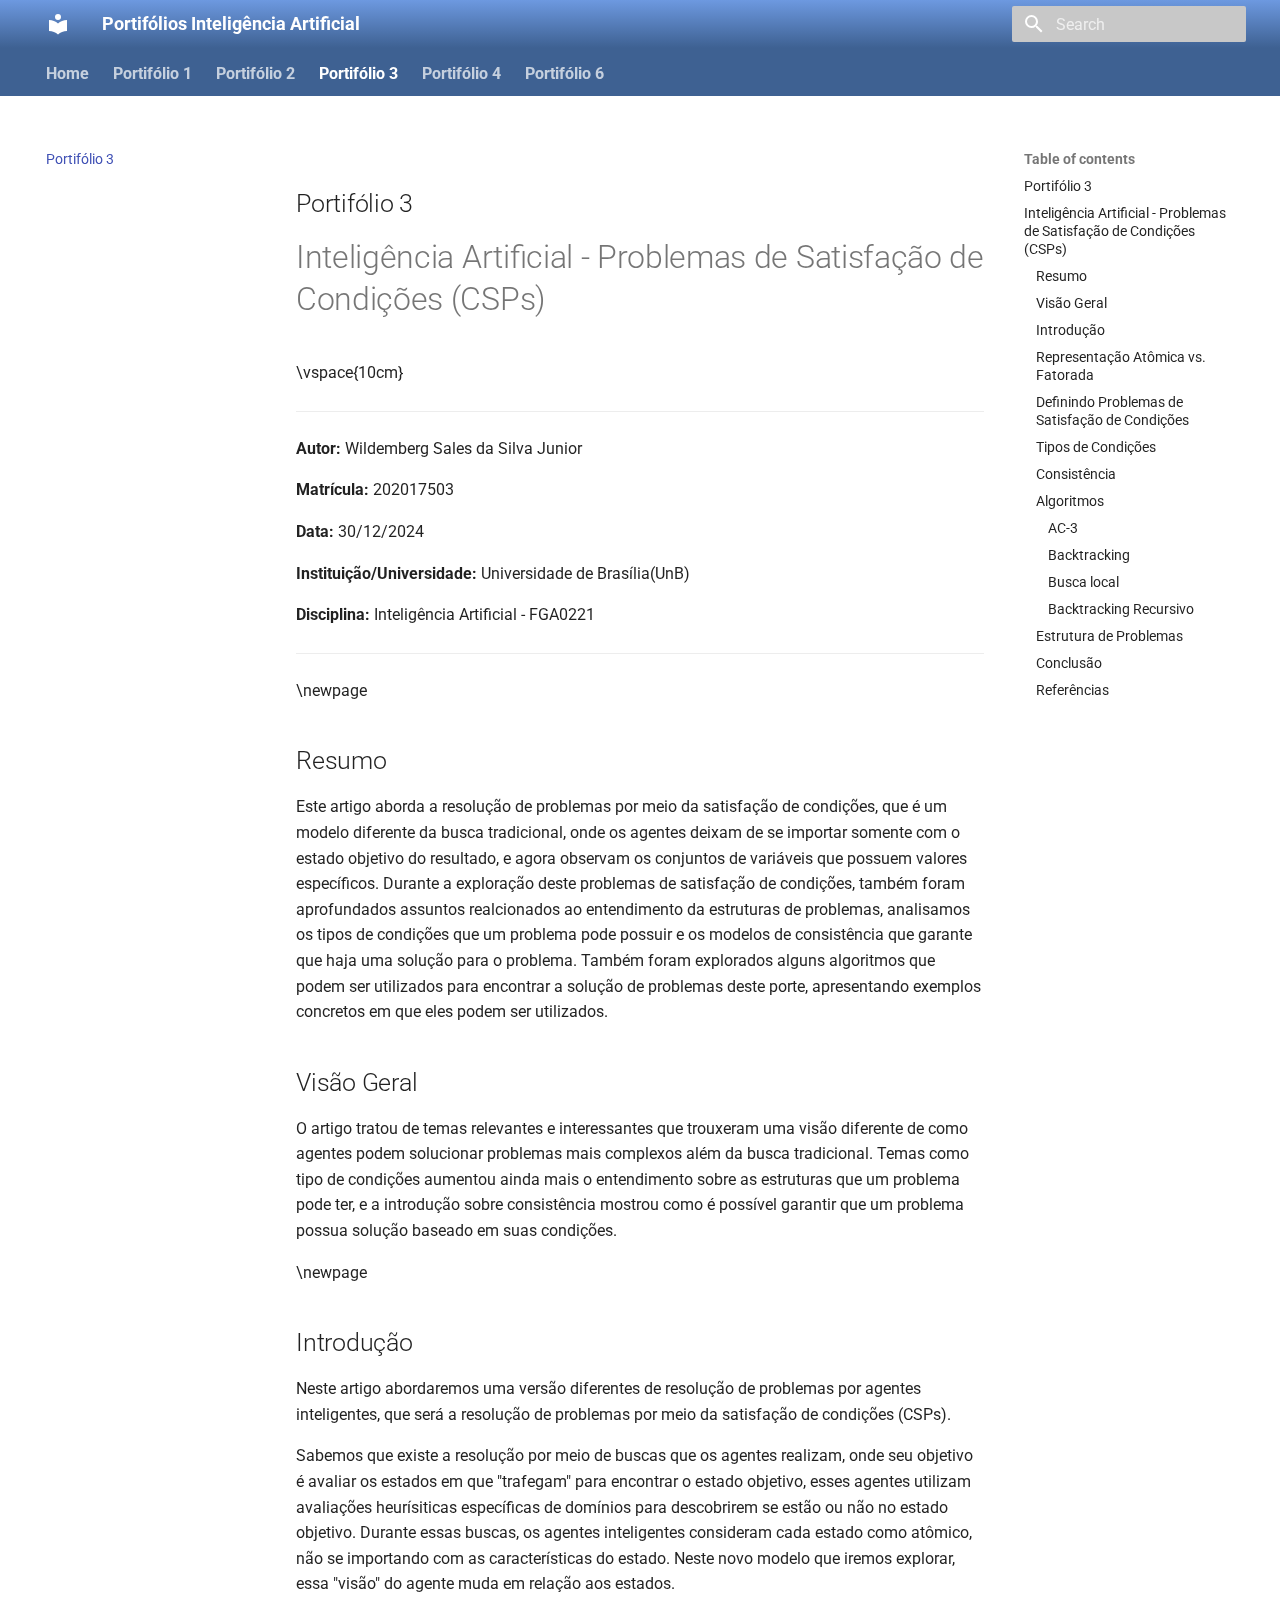
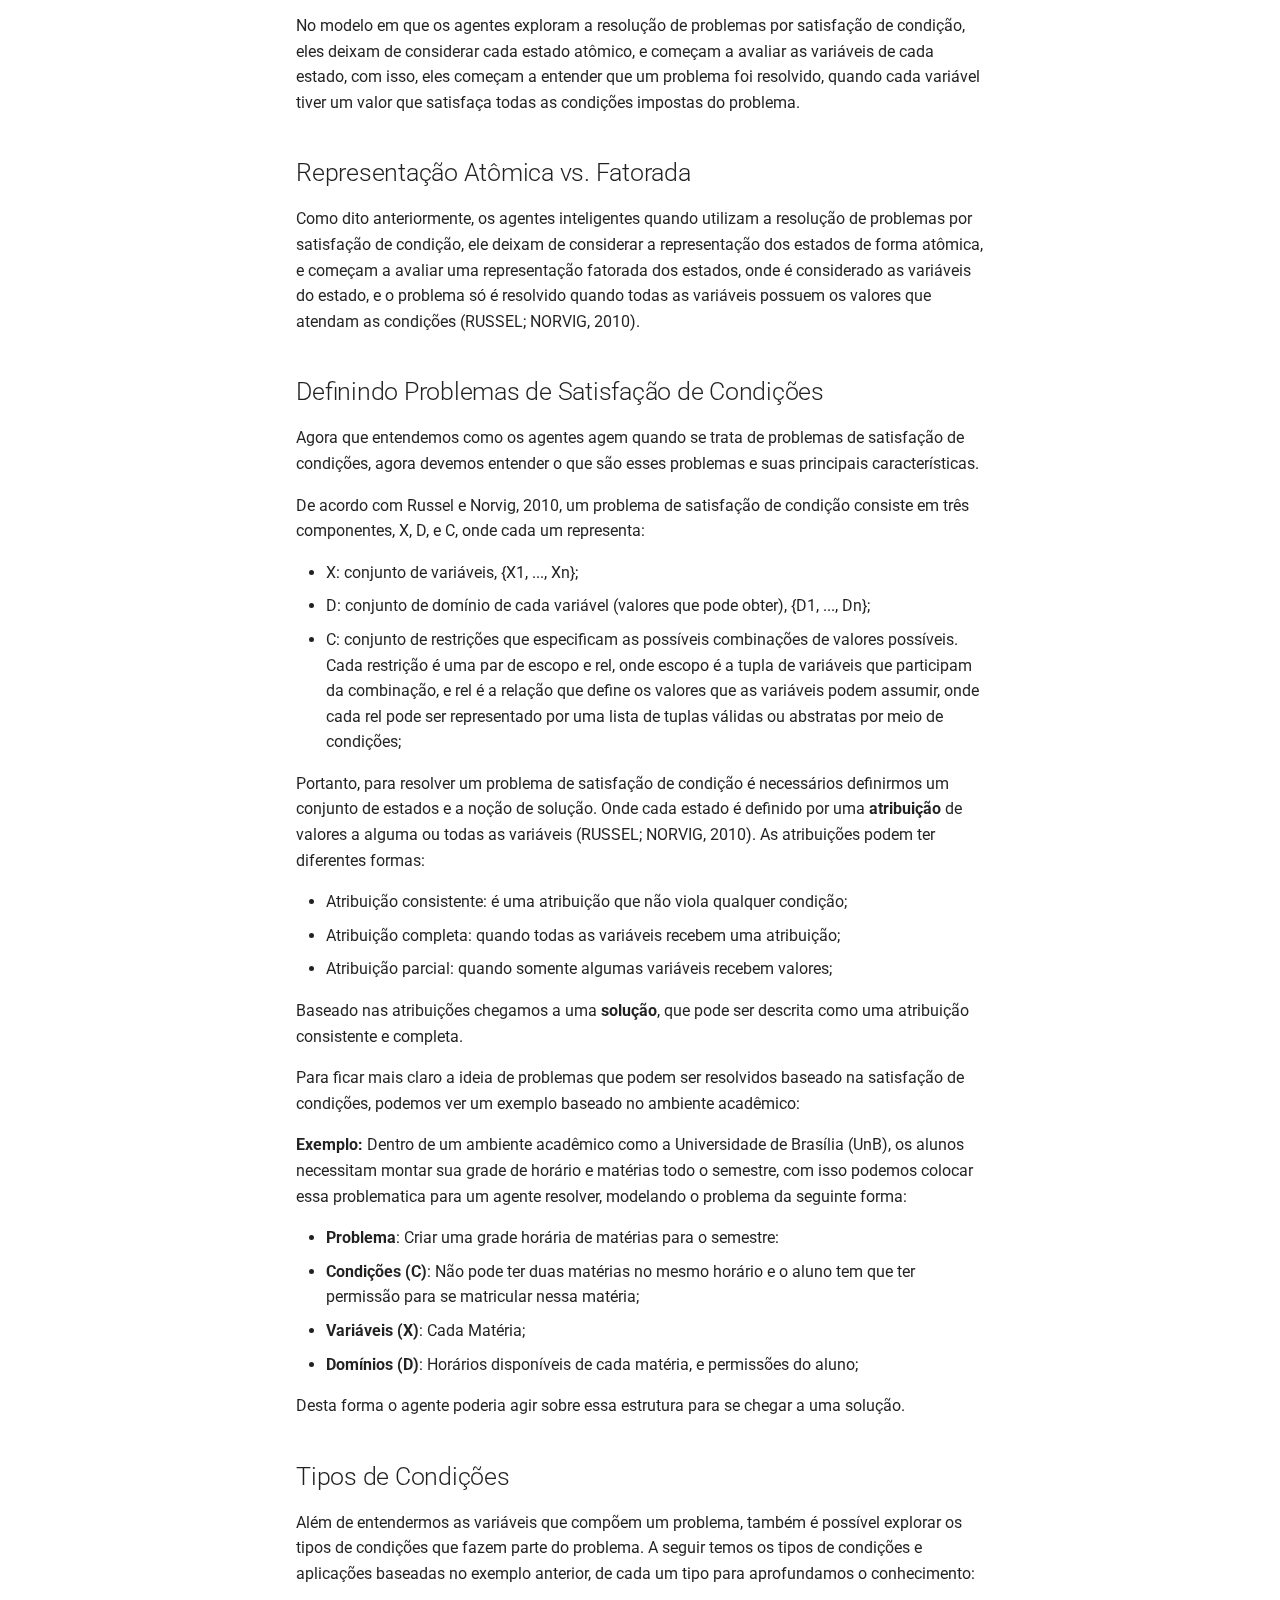
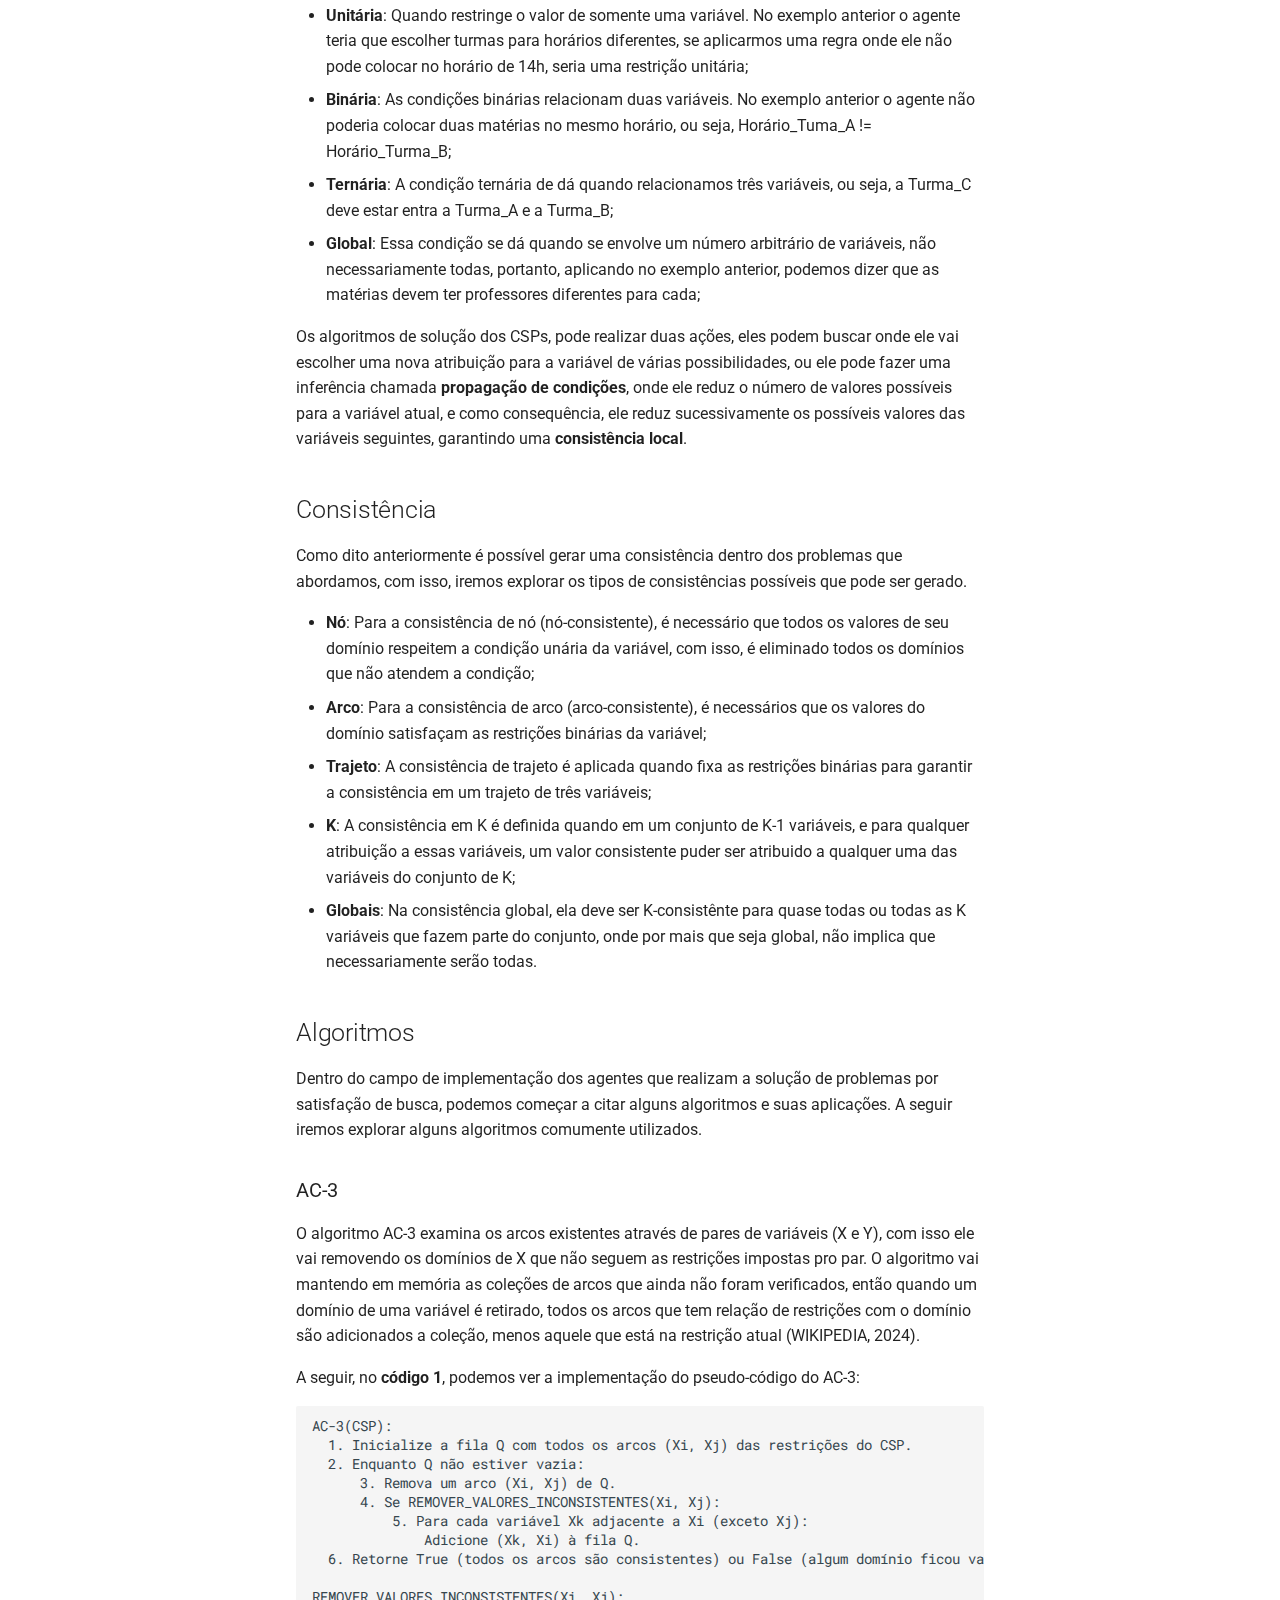
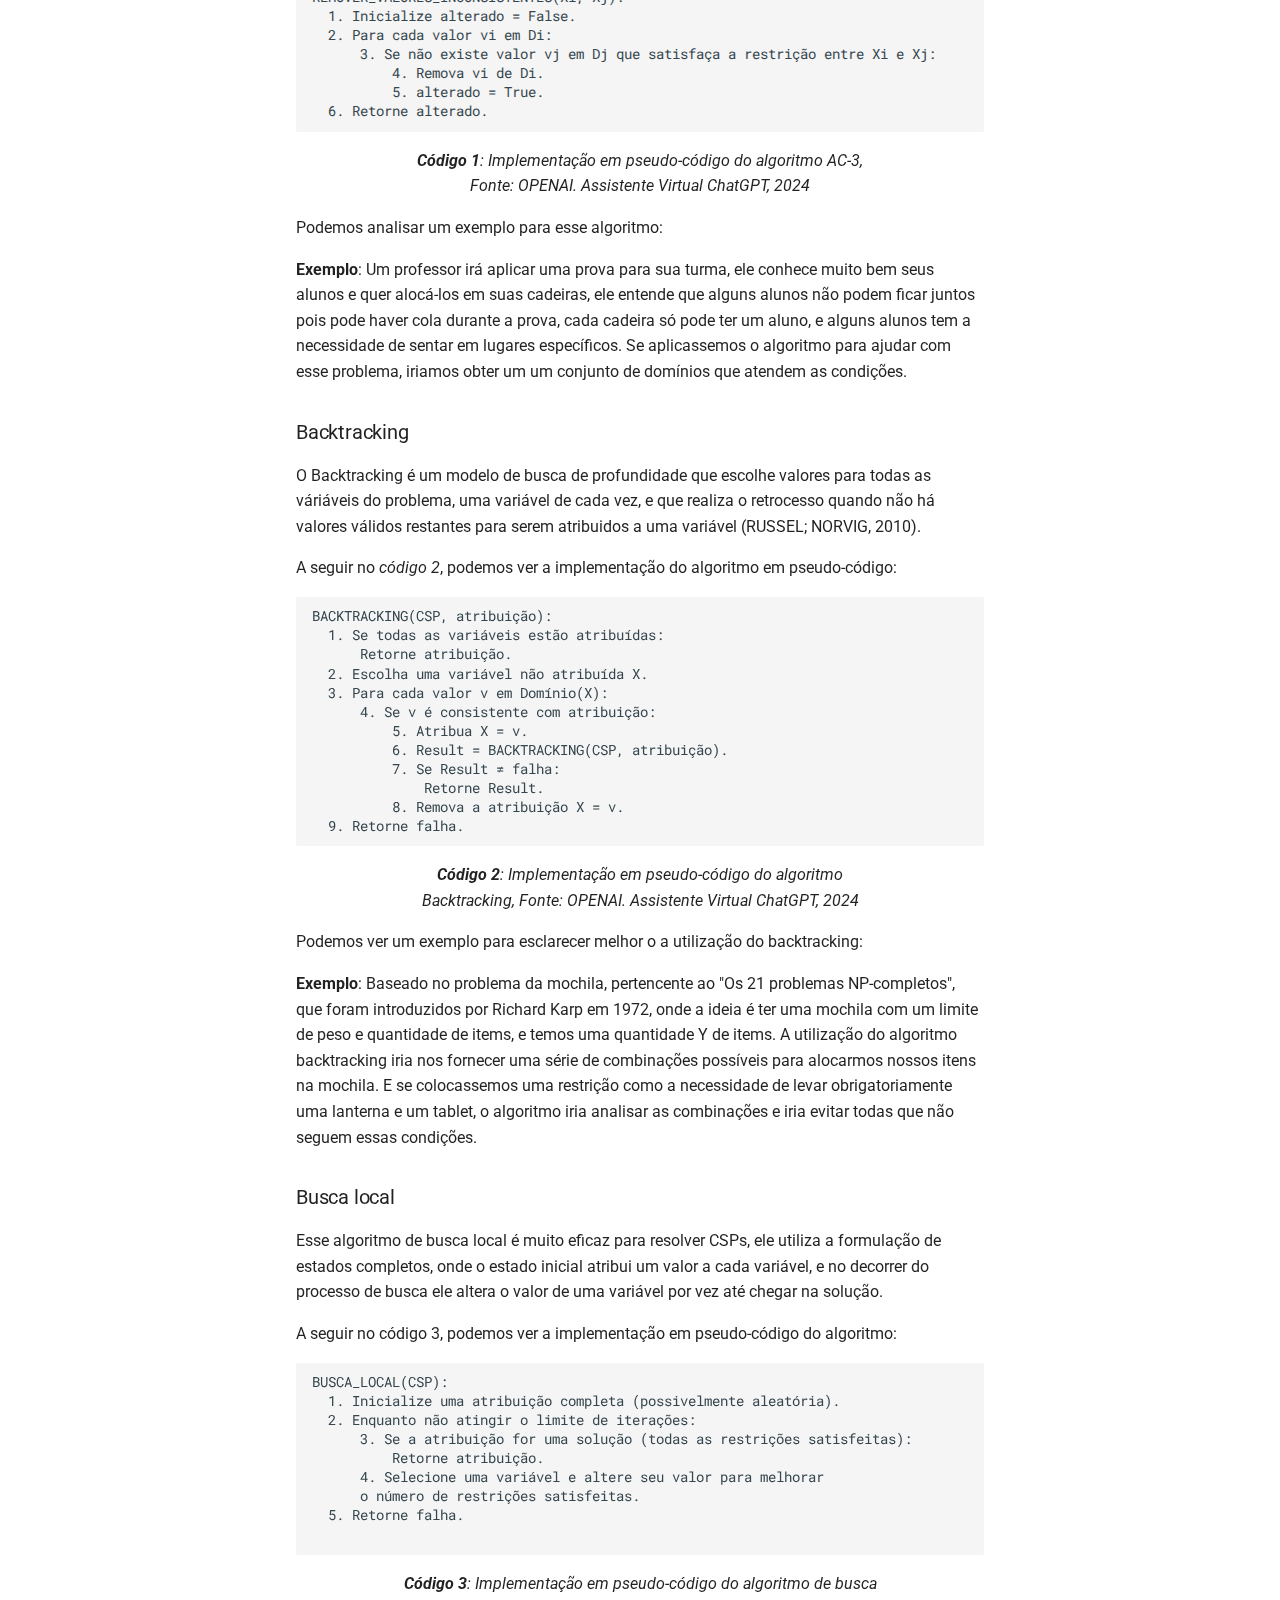
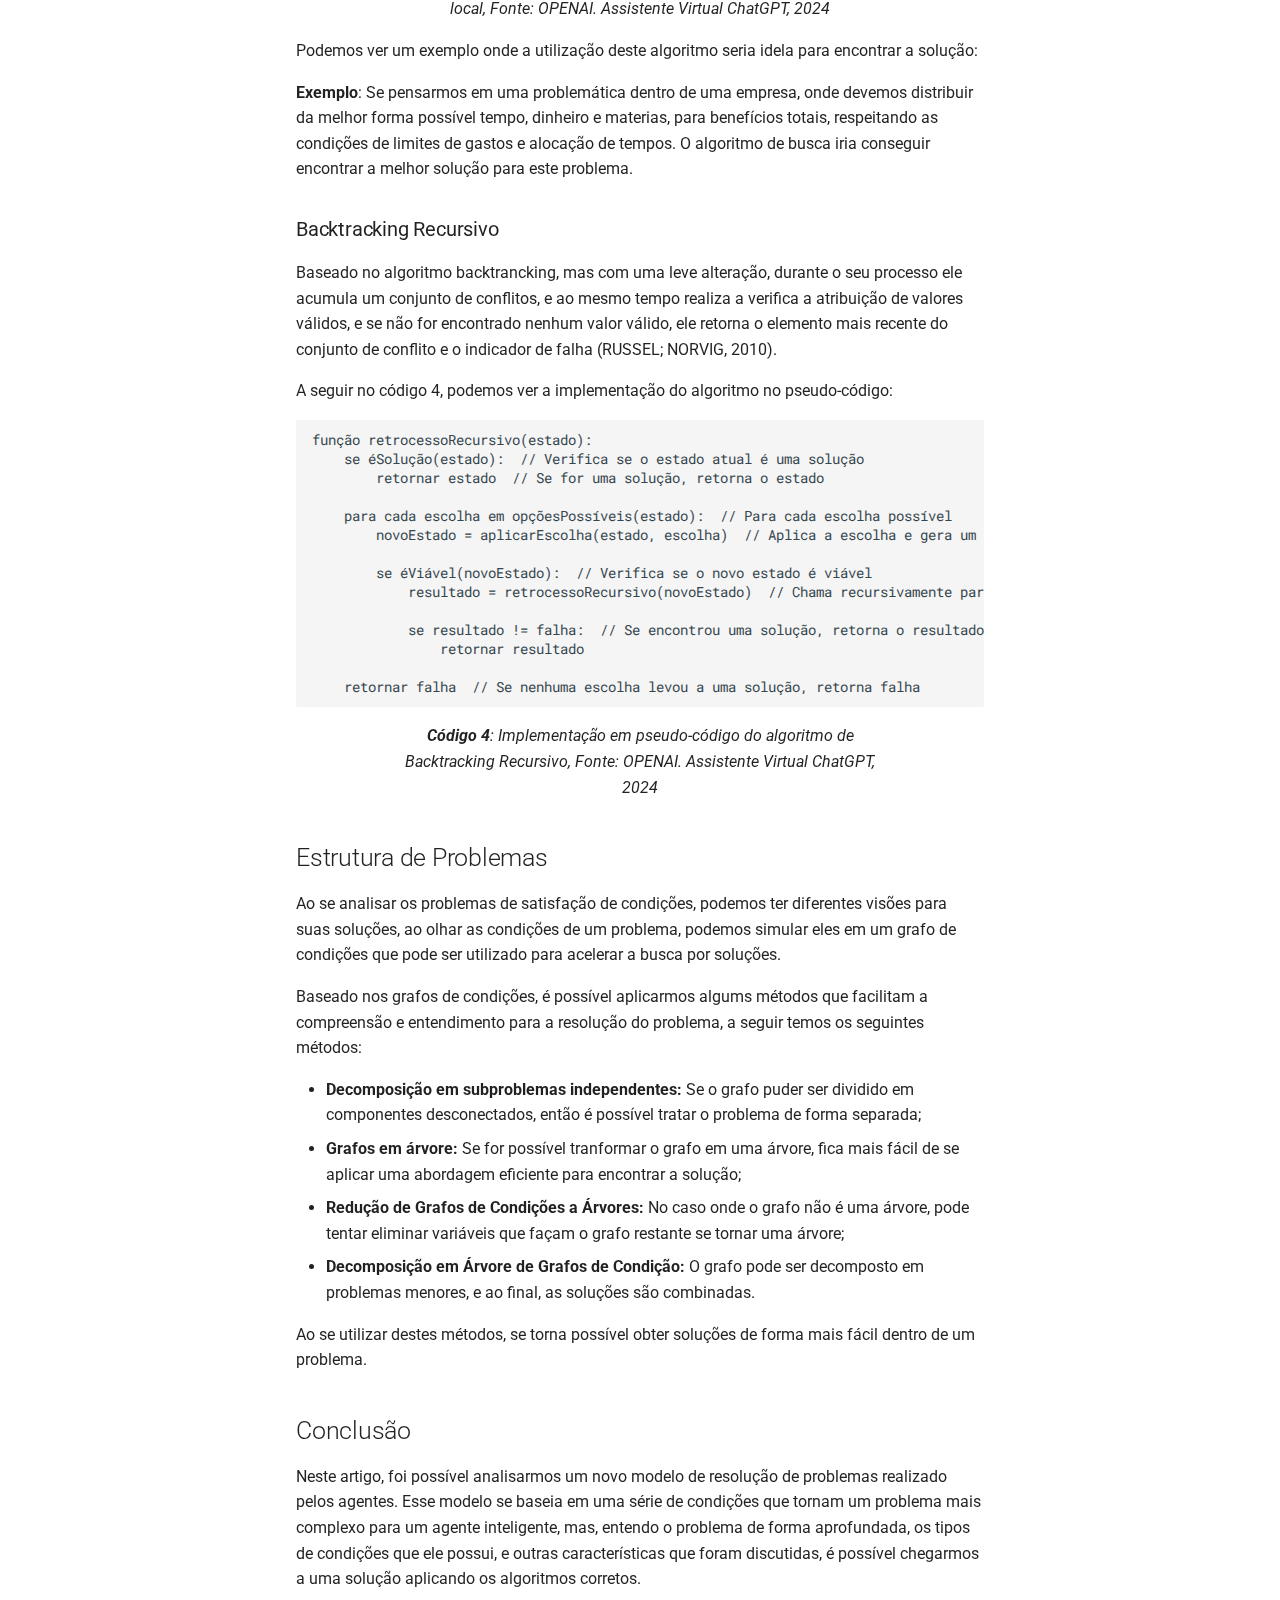
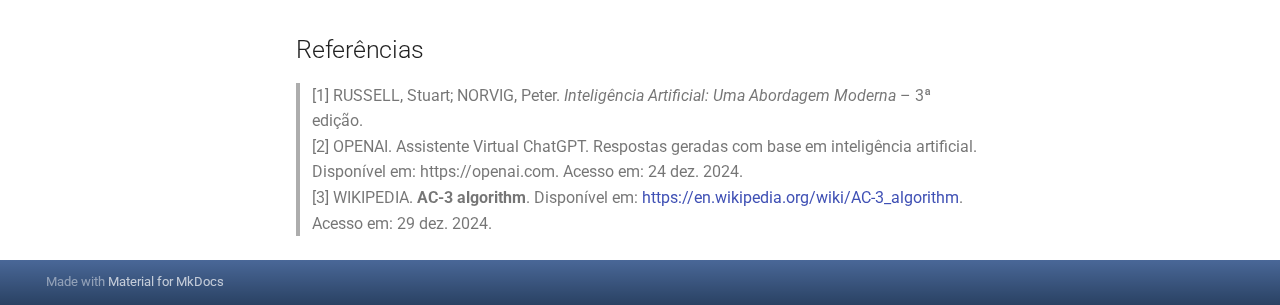
<file: portifolios/portifolio3/index.html>
<!doctype html>
<html lang="en" class="no-js">
  <head>
    
      <meta charset="utf-8">
      <meta name="viewport" content="width=device-width,initial-scale=1">
      
      
      
      
        <link rel="prev" href="../portifolio2/">
      
      
        <link rel="next" href="../portifolio4/">
      
      
      <link rel="icon" href="../../assets/images/favicon.png">
      <meta name="generator" content="mkdocs-1.6.1, mkdocs-material-9.6.4">
    
    
      
        <title>Portifólio 3 - Portifólios Inteligência Artificial</title>
      
    
    
      <link rel="stylesheet" href="../../assets/stylesheets/main.8608ea7d.min.css">
      
      


    
    
      
    
    
      
        
        
        <link rel="preconnect" href="https://fonts.gstatic.com" crossorigin>
        <link rel="stylesheet" href="https://fonts.googleapis.com/css?family=Roboto:300,300i,400,400i,700,700i%7CRoboto+Mono:400,400i,700,700i&display=fallback">
        <style>:root{--md-text-font:"Roboto";--md-code-font:"Roboto Mono"}</style>
      
    
    
      <link rel="stylesheet" href="../../stylesheets/styles.css">
    
    <script>__md_scope=new URL("../..",location),__md_hash=e=>[...e].reduce(((e,_)=>(e<<5)-e+_.charCodeAt(0)),0),__md_get=(e,_=localStorage,t=__md_scope)=>JSON.parse(_.getItem(t.pathname+"."+e)),__md_set=(e,_,t=localStorage,a=__md_scope)=>{try{t.setItem(a.pathname+"."+e,JSON.stringify(_))}catch(e){}}</script>
    
      

    
    
    
  </head>
  
  
    <body dir="ltr">
  
    
    <input class="md-toggle" data-md-toggle="drawer" type="checkbox" id="__drawer" autocomplete="off">
    <input class="md-toggle" data-md-toggle="search" type="checkbox" id="__search" autocomplete="off">
    <label class="md-overlay" for="__drawer"></label>
    <div data-md-component="skip">
      
        
        <a href="#portifolio-3" class="md-skip">
          Skip to content
        </a>
      
    </div>
    <div data-md-component="announce">
      
    </div>
    
    
      

<header class="md-header" data-md-component="header">
  <nav class="md-header__inner md-grid" aria-label="Header">
    <a href="../.." title="Portifólios Inteligência Artificial" class="md-header__button md-logo" aria-label="Portifólios Inteligência Artificial" data-md-component="logo">
      
  
  <svg xmlns="http://www.w3.org/2000/svg" viewBox="0 0 24 24"><path d="M12 8a3 3 0 0 0 3-3 3 3 0 0 0-3-3 3 3 0 0 0-3 3 3 3 0 0 0 3 3m0 3.54C9.64 9.35 6.5 8 3 8v11c3.5 0 6.64 1.35 9 3.54 2.36-2.19 5.5-3.54 9-3.54V8c-3.5 0-6.64 1.35-9 3.54"/></svg>

    </a>
    <label class="md-header__button md-icon" for="__drawer">
      
      <svg xmlns="http://www.w3.org/2000/svg" viewBox="0 0 24 24"><path d="M3 6h18v2H3zm0 5h18v2H3zm0 5h18v2H3z"/></svg>
    </label>
    <div class="md-header__title" data-md-component="header-title">
      <div class="md-header__ellipsis">
        <div class="md-header__topic">
          <span class="md-ellipsis">
            Portifólios Inteligência Artificial
          </span>
        </div>
        <div class="md-header__topic" data-md-component="header-topic">
          <span class="md-ellipsis">
            
              Portifólio 3
            
          </span>
        </div>
      </div>
    </div>
    
    
      <script>var palette=__md_get("__palette");if(palette&&palette.color){if("(prefers-color-scheme)"===palette.color.media){var media=matchMedia("(prefers-color-scheme: light)"),input=document.querySelector(media.matches?"[data-md-color-media='(prefers-color-scheme: light)']":"[data-md-color-media='(prefers-color-scheme: dark)']");palette.color.media=input.getAttribute("data-md-color-media"),palette.color.scheme=input.getAttribute("data-md-color-scheme"),palette.color.primary=input.getAttribute("data-md-color-primary"),palette.color.accent=input.getAttribute("data-md-color-accent")}for(var[key,value]of Object.entries(palette.color))document.body.setAttribute("data-md-color-"+key,value)}</script>
    
    
    
      <label class="md-header__button md-icon" for="__search">
        
        <svg xmlns="http://www.w3.org/2000/svg" viewBox="0 0 24 24"><path d="M9.5 3A6.5 6.5 0 0 1 16 9.5c0 1.61-.59 3.09-1.56 4.23l.27.27h.79l5 5-1.5 1.5-5-5v-.79l-.27-.27A6.52 6.52 0 0 1 9.5 16 6.5 6.5 0 0 1 3 9.5 6.5 6.5 0 0 1 9.5 3m0 2C7 5 5 7 5 9.5S7 14 9.5 14 14 12 14 9.5 12 5 9.5 5"/></svg>
      </label>
      <div class="md-search" data-md-component="search" role="dialog">
  <label class="md-search__overlay" for="__search"></label>
  <div class="md-search__inner" role="search">
    <form class="md-search__form" name="search">
      <input type="text" class="md-search__input" name="query" aria-label="Search" placeholder="Search" autocapitalize="off" autocorrect="off" autocomplete="off" spellcheck="false" data-md-component="search-query" required>
      <label class="md-search__icon md-icon" for="__search">
        
        <svg xmlns="http://www.w3.org/2000/svg" viewBox="0 0 24 24"><path d="M9.5 3A6.5 6.5 0 0 1 16 9.5c0 1.61-.59 3.09-1.56 4.23l.27.27h.79l5 5-1.5 1.5-5-5v-.79l-.27-.27A6.52 6.52 0 0 1 9.5 16 6.5 6.5 0 0 1 3 9.5 6.5 6.5 0 0 1 9.5 3m0 2C7 5 5 7 5 9.5S7 14 9.5 14 14 12 14 9.5 12 5 9.5 5"/></svg>
        
        <svg xmlns="http://www.w3.org/2000/svg" viewBox="0 0 24 24"><path d="M20 11v2H8l5.5 5.5-1.42 1.42L4.16 12l7.92-7.92L13.5 5.5 8 11z"/></svg>
      </label>
      <nav class="md-search__options" aria-label="Search">
        
        <button type="reset" class="md-search__icon md-icon" title="Clear" aria-label="Clear" tabindex="-1">
          
          <svg xmlns="http://www.w3.org/2000/svg" viewBox="0 0 24 24"><path d="M19 6.41 17.59 5 12 10.59 6.41 5 5 6.41 10.59 12 5 17.59 6.41 19 12 13.41 17.59 19 19 17.59 13.41 12z"/></svg>
        </button>
      </nav>
      
    </form>
    <div class="md-search__output">
      <div class="md-search__scrollwrap" tabindex="0" data-md-scrollfix>
        <div class="md-search-result" data-md-component="search-result">
          <div class="md-search-result__meta">
            Initializing search
          </div>
          <ol class="md-search-result__list" role="presentation"></ol>
        </div>
      </div>
    </div>
  </div>
</div>
    
    
  </nav>
  
</header>
    
    <div class="md-container" data-md-component="container">
      
      
        
          
            
<nav class="md-tabs" aria-label="Tabs" data-md-component="tabs">
  <div class="md-grid">
    <ul class="md-tabs__list">
      
        
  
  
  
    
    
      <li class="md-tabs__item">
        <a href="../.." class="md-tabs__link">
          
  
  Home

        </a>
      </li>
    
  

      
        
  
  
  
    <li class="md-tabs__item">
      <a href="../portifolio1/" class="md-tabs__link">
        
  
    
  
  Portifólio 1

      </a>
    </li>
  

      
        
  
  
  
    <li class="md-tabs__item">
      <a href="../portifolio2/" class="md-tabs__link">
        
  
    
  
  Portifólio 2

      </a>
    </li>
  

      
        
  
  
    
  
  
    <li class="md-tabs__item md-tabs__item--active">
      <a href="./" class="md-tabs__link">
        
  
    
  
  Portifólio 3

      </a>
    </li>
  

      
        
  
  
  
    <li class="md-tabs__item">
      <a href="../portifolio4/" class="md-tabs__link">
        
  
    
  
  Portifólio 4

      </a>
    </li>
  

      
        
  
  
  
    <li class="md-tabs__item">
      <a href="../portifolio6/" class="md-tabs__link">
        
  
    
  
  Portifólio 6

      </a>
    </li>
  

      
    </ul>
  </div>
</nav>
          
        
      
      <main class="md-main" data-md-component="main">
        <div class="md-main__inner md-grid">
          
            
              
              <div class="md-sidebar md-sidebar--primary" data-md-component="sidebar" data-md-type="navigation" >
                <div class="md-sidebar__scrollwrap">
                  <div class="md-sidebar__inner">
                    


  


<nav class="md-nav md-nav--primary md-nav--lifted" aria-label="Navigation" data-md-level="0">
  <label class="md-nav__title" for="__drawer">
    <a href="../.." title="Portifólios Inteligência Artificial" class="md-nav__button md-logo" aria-label="Portifólios Inteligência Artificial" data-md-component="logo">
      
  
  <svg xmlns="http://www.w3.org/2000/svg" viewBox="0 0 24 24"><path d="M12 8a3 3 0 0 0 3-3 3 3 0 0 0-3-3 3 3 0 0 0-3 3 3 3 0 0 0 3 3m0 3.54C9.64 9.35 6.5 8 3 8v11c3.5 0 6.64 1.35 9 3.54 2.36-2.19 5.5-3.54 9-3.54V8c-3.5 0-6.64 1.35-9 3.54"/></svg>

    </a>
    Portifólios Inteligência Artificial
  </label>
  
  <ul class="md-nav__list" data-md-scrollfix>
    
      
      
  
  
  
  
    
    
    
      
      
        
      
    
    
    <li class="md-nav__item md-nav__item--nested">
      
        
        
        <input class="md-nav__toggle md-toggle " type="checkbox" id="__nav_1" >
        
          
          <label class="md-nav__link" for="__nav_1" id="__nav_1_label" tabindex="0">
            
  
  <span class="md-ellipsis">
    Home
    
  </span>
  

            <span class="md-nav__icon md-icon"></span>
          </label>
        
        <nav class="md-nav" data-md-level="1" aria-labelledby="__nav_1_label" aria-expanded="false">
          <label class="md-nav__title" for="__nav_1">
            <span class="md-nav__icon md-icon"></span>
            Home
          </label>
          <ul class="md-nav__list" data-md-scrollfix>
            
              
                
  
  
  
  
    <li class="md-nav__item">
      <a href="../.." class="md-nav__link">
        
  
  <span class="md-ellipsis">
    Sobre os Portifólios
    
  </span>
  

      </a>
    </li>
  

              
            
          </ul>
        </nav>
      
    </li>
  

    
      
      
  
  
  
  
    <li class="md-nav__item">
      <a href="../portifolio1/" class="md-nav__link">
        
  
  <span class="md-ellipsis">
    Portifólio 1
    
  </span>
  

      </a>
    </li>
  

    
      
      
  
  
  
  
    <li class="md-nav__item">
      <a href="../portifolio2/" class="md-nav__link">
        
  
  <span class="md-ellipsis">
    Portifólio 2
    
  </span>
  

      </a>
    </li>
  

    
      
      
  
  
    
  
  
  
    <li class="md-nav__item md-nav__item--active">
      
      <input class="md-nav__toggle md-toggle" type="checkbox" id="__toc">
      
      
      
        <label class="md-nav__link md-nav__link--active" for="__toc">
          
  
  <span class="md-ellipsis">
    Portifólio 3
    
  </span>
  

          <span class="md-nav__icon md-icon"></span>
        </label>
      
      <a href="./" class="md-nav__link md-nav__link--active">
        
  
  <span class="md-ellipsis">
    Portifólio 3
    
  </span>
  

      </a>
      
        

<nav class="md-nav md-nav--secondary" aria-label="Table of contents">
  
  
  
  
    <label class="md-nav__title" for="__toc">
      <span class="md-nav__icon md-icon"></span>
      Table of contents
    </label>
    <ul class="md-nav__list" data-md-component="toc" data-md-scrollfix>
      
        <li class="md-nav__item">
  <a href="#portifolio-3" class="md-nav__link">
    <span class="md-ellipsis">
      Portifólio 3
    </span>
  </a>
  
</li>
      
        <li class="md-nav__item">
  <a href="#inteligencia-artificial-problemas-de-satisfacao-de-condicoes-csps" class="md-nav__link">
    <span class="md-ellipsis">
      Inteligência Artificial - Problemas de Satisfação de Condições (CSPs)
    </span>
  </a>
  
    <nav class="md-nav" aria-label="Inteligência Artificial - Problemas de Satisfação de Condições (CSPs)">
      <ul class="md-nav__list">
        
          <li class="md-nav__item">
  <a href="#resumo" class="md-nav__link">
    <span class="md-ellipsis">
      Resumo
    </span>
  </a>
  
</li>
        
          <li class="md-nav__item">
  <a href="#visao-geral" class="md-nav__link">
    <span class="md-ellipsis">
      Visão Geral
    </span>
  </a>
  
</li>
        
          <li class="md-nav__item">
  <a href="#introducao" class="md-nav__link">
    <span class="md-ellipsis">
      Introdução
    </span>
  </a>
  
</li>
        
          <li class="md-nav__item">
  <a href="#representacao-atomica-vs-fatorada" class="md-nav__link">
    <span class="md-ellipsis">
      Representação Atômica vs. Fatorada
    </span>
  </a>
  
</li>
        
          <li class="md-nav__item">
  <a href="#definindo-problemas-de-satisfacao-de-condicoes" class="md-nav__link">
    <span class="md-ellipsis">
      Definindo Problemas de Satisfação de Condições
    </span>
  </a>
  
</li>
        
          <li class="md-nav__item">
  <a href="#tipos-de-condicoes" class="md-nav__link">
    <span class="md-ellipsis">
      Tipos de Condições
    </span>
  </a>
  
</li>
        
          <li class="md-nav__item">
  <a href="#consistencia" class="md-nav__link">
    <span class="md-ellipsis">
      Consistência
    </span>
  </a>
  
</li>
        
          <li class="md-nav__item">
  <a href="#algoritmos" class="md-nav__link">
    <span class="md-ellipsis">
      Algoritmos
    </span>
  </a>
  
    <nav class="md-nav" aria-label="Algoritmos">
      <ul class="md-nav__list">
        
          <li class="md-nav__item">
  <a href="#ac-3" class="md-nav__link">
    <span class="md-ellipsis">
      AC-3
    </span>
  </a>
  
</li>
        
          <li class="md-nav__item">
  <a href="#backtracking" class="md-nav__link">
    <span class="md-ellipsis">
      Backtracking
    </span>
  </a>
  
</li>
        
          <li class="md-nav__item">
  <a href="#busca-local" class="md-nav__link">
    <span class="md-ellipsis">
      Busca local
    </span>
  </a>
  
</li>
        
          <li class="md-nav__item">
  <a href="#backtracking-recursivo" class="md-nav__link">
    <span class="md-ellipsis">
      Backtracking Recursivo
    </span>
  </a>
  
</li>
        
      </ul>
    </nav>
  
</li>
        
          <li class="md-nav__item">
  <a href="#estrutura-de-problemas" class="md-nav__link">
    <span class="md-ellipsis">
      Estrutura de Problemas
    </span>
  </a>
  
</li>
        
          <li class="md-nav__item">
  <a href="#conclusao" class="md-nav__link">
    <span class="md-ellipsis">
      Conclusão
    </span>
  </a>
  
</li>
        
          <li class="md-nav__item">
  <a href="#referencias" class="md-nav__link">
    <span class="md-ellipsis">
      Referências
    </span>
  </a>
  
</li>
        
      </ul>
    </nav>
  
</li>
      
    </ul>
  
</nav>
      
    </li>
  

    
      
      
  
  
  
  
    <li class="md-nav__item">
      <a href="../portifolio4/" class="md-nav__link">
        
  
  <span class="md-ellipsis">
    Portifólio 4
    
  </span>
  

      </a>
    </li>
  

    
      
      
  
  
  
  
    <li class="md-nav__item">
      <a href="../portifolio6/" class="md-nav__link">
        
  
  <span class="md-ellipsis">
    Portifólio 6
    
  </span>
  

      </a>
    </li>
  

    
  </ul>
</nav>
                  </div>
                </div>
              </div>
            
            
              
              <div class="md-sidebar md-sidebar--secondary" data-md-component="sidebar" data-md-type="toc" >
                <div class="md-sidebar__scrollwrap">
                  <div class="md-sidebar__inner">
                    

<nav class="md-nav md-nav--secondary" aria-label="Table of contents">
  
  
  
  
    <label class="md-nav__title" for="__toc">
      <span class="md-nav__icon md-icon"></span>
      Table of contents
    </label>
    <ul class="md-nav__list" data-md-component="toc" data-md-scrollfix>
      
        <li class="md-nav__item">
  <a href="#portifolio-3" class="md-nav__link">
    <span class="md-ellipsis">
      Portifólio 3
    </span>
  </a>
  
</li>
      
        <li class="md-nav__item">
  <a href="#inteligencia-artificial-problemas-de-satisfacao-de-condicoes-csps" class="md-nav__link">
    <span class="md-ellipsis">
      Inteligência Artificial - Problemas de Satisfação de Condições (CSPs)
    </span>
  </a>
  
    <nav class="md-nav" aria-label="Inteligência Artificial - Problemas de Satisfação de Condições (CSPs)">
      <ul class="md-nav__list">
        
          <li class="md-nav__item">
  <a href="#resumo" class="md-nav__link">
    <span class="md-ellipsis">
      Resumo
    </span>
  </a>
  
</li>
        
          <li class="md-nav__item">
  <a href="#visao-geral" class="md-nav__link">
    <span class="md-ellipsis">
      Visão Geral
    </span>
  </a>
  
</li>
        
          <li class="md-nav__item">
  <a href="#introducao" class="md-nav__link">
    <span class="md-ellipsis">
      Introdução
    </span>
  </a>
  
</li>
        
          <li class="md-nav__item">
  <a href="#representacao-atomica-vs-fatorada" class="md-nav__link">
    <span class="md-ellipsis">
      Representação Atômica vs. Fatorada
    </span>
  </a>
  
</li>
        
          <li class="md-nav__item">
  <a href="#definindo-problemas-de-satisfacao-de-condicoes" class="md-nav__link">
    <span class="md-ellipsis">
      Definindo Problemas de Satisfação de Condições
    </span>
  </a>
  
</li>
        
          <li class="md-nav__item">
  <a href="#tipos-de-condicoes" class="md-nav__link">
    <span class="md-ellipsis">
      Tipos de Condições
    </span>
  </a>
  
</li>
        
          <li class="md-nav__item">
  <a href="#consistencia" class="md-nav__link">
    <span class="md-ellipsis">
      Consistência
    </span>
  </a>
  
</li>
        
          <li class="md-nav__item">
  <a href="#algoritmos" class="md-nav__link">
    <span class="md-ellipsis">
      Algoritmos
    </span>
  </a>
  
    <nav class="md-nav" aria-label="Algoritmos">
      <ul class="md-nav__list">
        
          <li class="md-nav__item">
  <a href="#ac-3" class="md-nav__link">
    <span class="md-ellipsis">
      AC-3
    </span>
  </a>
  
</li>
        
          <li class="md-nav__item">
  <a href="#backtracking" class="md-nav__link">
    <span class="md-ellipsis">
      Backtracking
    </span>
  </a>
  
</li>
        
          <li class="md-nav__item">
  <a href="#busca-local" class="md-nav__link">
    <span class="md-ellipsis">
      Busca local
    </span>
  </a>
  
</li>
        
          <li class="md-nav__item">
  <a href="#backtracking-recursivo" class="md-nav__link">
    <span class="md-ellipsis">
      Backtracking Recursivo
    </span>
  </a>
  
</li>
        
      </ul>
    </nav>
  
</li>
        
          <li class="md-nav__item">
  <a href="#estrutura-de-problemas" class="md-nav__link">
    <span class="md-ellipsis">
      Estrutura de Problemas
    </span>
  </a>
  
</li>
        
          <li class="md-nav__item">
  <a href="#conclusao" class="md-nav__link">
    <span class="md-ellipsis">
      Conclusão
    </span>
  </a>
  
</li>
        
          <li class="md-nav__item">
  <a href="#referencias" class="md-nav__link">
    <span class="md-ellipsis">
      Referências
    </span>
  </a>
  
</li>
        
      </ul>
    </nav>
  
</li>
      
    </ul>
  
</nav>
                  </div>
                </div>
              </div>
            
          
          
            <div class="md-content" data-md-component="content">
              <article class="md-content__inner md-typeset">
                
                  



<h2 id="portifolio-3">Portifólio 3</h2>
<h1 id="inteligencia-artificial-problemas-de-satisfacao-de-condicoes-csps">Inteligência Artificial - Problemas de Satisfação de Condições (CSPs)</h1>
<p>\vspace{10cm}</p>
<hr />
<p><strong>Autor:</strong> Wildemberg Sales da Silva Junior</p>
<p><strong>Matrícula:</strong> 202017503</p>
<p><strong>Data:</strong> 30/12/2024</p>
<p><strong>Instituição/Universidade:</strong> Universidade de Brasília(UnB)</p>
<p><strong>Disciplina:</strong> Inteligência Artificial - FGA0221</p>
<hr />
<p>\newpage</p>
<h2 id="resumo">Resumo</h2>
<p>Este artigo aborda a resolução de problemas por meio da satisfação de condições, que é um modelo diferente da busca tradicional, onde os agentes deixam de se importar somente com o estado objetivo do resultado, e agora observam os conjuntos de variáveis que possuem valores específicos. Durante a exploração deste problemas de satisfação de condições, também foram aprofundados assuntos realcionados ao entendimento da estruturas de problemas, analisamos os tipos de condições que um problema pode possuir e os modelos de consistência que garante que haja uma solução para o problema. Também foram explorados alguns algoritmos que podem ser utilizados para encontrar a solução de problemas deste porte, apresentando exemplos concretos em que eles podem ser utilizados.</p>
<h2 id="visao-geral">Visão Geral</h2>
<p>O artigo tratou de temas relevantes e interessantes que trouxeram uma visão diferente de como agentes podem solucionar problemas mais complexos além da busca tradicional. Temas como tipo de condições aumentou ainda mais o entendimento sobre as estruturas que um problema pode ter, e a introdução sobre consistência mostrou como é possível garantir que um problema possua solução baseado em suas condições.</p>
<p>\newpage</p>
<h2 id="introducao">Introdução</h2>
<p>Neste artigo abordaremos uma versão diferentes de resolução de problemas por agentes inteligentes, que será a resolução de problemas por meio da satisfação de condições (CSPs). </p>
<p>Sabemos que existe a resolução por meio de buscas que os agentes realizam, onde seu objetivo é avaliar os estados em que "trafegam" para encontrar o estado objetivo, esses agentes utilizam avaliações heurísiticas específicas de domínios para descobrirem se estão ou não no estado objetivo. Durante essas buscas, os agentes inteligentes consideram cada estado como atômico, não se importando com as características do estado. Neste novo modelo que iremos explorar, essa "visão" do agente muda em relação aos estados.</p>
<p>No modelo em que os agentes exploram a resolução de problemas por satisfação de condição, eles deixam de considerar cada estado atômico, e começam a avaliar as variáveis de cada estado, com isso, eles começam a entender que um problema foi resolvido, quando cada variável tiver um valor que satisfaça todas as condições impostas do problema.</p>
<h2 id="representacao-atomica-vs-fatorada">Representação Atômica vs. Fatorada</h2>
<p>Como dito anteriormente, os agentes inteligentes quando utilizam a resolução de problemas por satisfação de condição, ele deixam de considerar a representação dos estados de forma atômica, e começam a avaliar uma representação fatorada dos estados, onde é considerado as variáveis do estado, e o problema só é resolvido quando todas as variáveis possuem os valores que atendam as condições (RUSSEL; NORVIG, 2010).</p>
<h2 id="definindo-problemas-de-satisfacao-de-condicoes">Definindo Problemas de Satisfação de Condições</h2>
<p>Agora que entendemos como os agentes agem quando se trata de problemas de satisfação de condições, agora devemos entender o que são esses problemas e suas principais características. </p>
<p>De acordo com Russel e Norvig, 2010, um problema de satisfação de condição consiste em três componentes, X, D, e C, onde cada um representa:</p>
<ul>
<li>X: conjunto de variáveis, {X1, ..., Xn};</li>
<li>D: conjunto de domínio de cada variável (valores que pode obter), {D1, ..., Dn};</li>
<li>C: conjunto de restrições que especificam as possíveis combinações de valores possíveis. Cada restrição é uma par de escopo e rel, onde escopo é a tupla de variáveis que participam da combinação, e rel é a relação que define os valores que as variáveis podem assumir, onde cada rel pode ser representado por uma lista de tuplas válidas ou abstratas por meio de condições;</li>
</ul>
<p>Portanto, para resolver um problema de satisfação de condição é necessários definirmos um conjunto de estados e a noção de solução. Onde cada estado é definido por uma <strong>atribuição</strong> de valores a alguma ou todas as variáveis (RUSSEL; NORVIG, 2010). As atribuições podem ter diferentes formas:</p>
<ul>
<li>Atribuição consistente: é uma atribuição que não viola qualquer condição;</li>
<li>Atribuição completa: quando todas as variáveis recebem uma atribuição;</li>
<li>Atribuição parcial: quando somente algumas variáveis recebem valores;</li>
</ul>
<p>Baseado nas atribuições chegamos a uma <strong>solução</strong>, que pode ser descrita como uma atribuição consistente e completa.</p>
<p>Para ficar mais claro a ideia de problemas que podem ser resolvidos baseado na satisfação de condições, podemos ver um exemplo baseado no ambiente acadêmico:</p>
<p><strong>Exemplo:</strong> Dentro de um ambiente acadêmico como a Universidade de Brasília (UnB), os alunos necessitam montar sua grade de horário e matérias todo o semestre, com isso podemos colocar essa problematica para um agente resolver, modelando o problema da seguinte forma:</p>
<ul>
<li><strong>Problema</strong>: Criar uma grade horária de matérias para o semestre:</li>
<li><strong>Condições (C)</strong>: Não pode ter duas matérias no mesmo horário e o aluno tem que ter permissão para se matricular nessa matéria;</li>
<li><strong>Variáveis (X)</strong>: Cada Matéria;</li>
<li><strong>Domínios (D)</strong>: Horários disponíveis de cada matéria, e permissões do aluno;</li>
</ul>
<p>Desta forma o agente poderia agir sobre essa estrutura para se chegar a uma solução.</p>
<h2 id="tipos-de-condicoes">Tipos de Condições</h2>
<p>Além de entendermos as variáveis que compõem um problema, também é possível explorar os tipos de condições que fazem parte do problema. A seguir temos os tipos de condições e aplicações baseadas no exemplo anterior, de cada um tipo para aprofundamos o conhecimento:</p>
<ul>
<li><strong>Unitária</strong>: Quando restringe o valor de somente uma variável. No exemplo anterior o agente teria que escolher turmas para horários diferentes, se aplicarmos uma regra onde ele não pode colocar no horário de 14h, seria uma restrição unitária;</li>
<li><strong>Binária</strong>: As condições binárias relacionam duas variáveis. No exemplo anterior o agente não poderia colocar duas matérias no mesmo horário, ou seja, Horário_Tuma_A != Horário_Turma_B;</li>
<li><strong>Ternária</strong>: A condição ternária de dá quando relacionamos três variáveis, ou seja, a Turma_C deve estar entra a Turma_A e a Turma_B;</li>
<li><strong>Global</strong>: Essa condição se dá quando se envolve um número arbitrário de variáveis, não necessariamente todas, portanto, aplicando no exemplo anterior, podemos dizer que as matérias devem ter professores diferentes para cada;</li>
</ul>
<p>Os algoritmos de solução dos CSPs, pode realizar duas ações, eles podem buscar onde ele vai escolher uma nova atribuição para a variável de várias possibilidades, ou ele pode fazer uma inferência chamada <strong>propagação de condições</strong>, onde ele reduz o número de valores possíveis para a variável atual, e como consequência, ele reduz sucessivamente os possíveis valores das variáveis seguintes, garantindo uma <strong>consistência local</strong>.</p>
<h2 id="consistencia">Consistência</h2>
<p>Como dito anteriormente é possível gerar uma consistência dentro dos problemas que abordamos, com isso, iremos explorar os tipos de consistências possíveis que pode ser gerado.</p>
<ul>
<li><strong>Nó</strong>: Para a consistência de nó (nó-consistente), é necessário que todos os valores de seu domínio respeitem a condição unária da variável, com isso, é eliminado todos os domínios que não atendem a condição;</li>
<li><strong>Arco</strong>: Para a consistência de arco (arco-consistente), é necessários que os valores do domínio satisfaçam as restrições binárias da variável;</li>
<li><strong>Trajeto</strong>: A consistência de trajeto é aplicada quando fixa as restrições binárias para garantir a consistência em um trajeto de três variáveis;</li>
<li><strong>K</strong>: A consistência em K é definida quando em um conjunto de K-1 variáveis, e para qualquer atribuição a essas variáveis, um valor consistente puder ser atribuido a qualquer uma das variáveis do conjunto de K;</li>
<li><strong>Globais</strong>: Na consistência global, ela deve ser K-consistênte para quase todas ou todas as K variáveis que fazem parte do conjunto, onde por mais que seja global, não implica que necessariamente serão todas.</li>
</ul>
<h2 id="algoritmos">Algoritmos</h2>
<p>Dentro do campo de implementação dos agentes que realizam a solução de problemas por satisfação de busca, podemos começar a citar alguns algoritmos e suas aplicações. A seguir iremos explorar alguns algoritmos comumente utilizados.</p>
<h3 id="ac-3">AC-3</h3>
<p>O algoritmo AC-3 examina os arcos existentes através de pares de variáveis (X e Y), com isso ele vai removendo os domínios de X que não seguem as restrições impostas pro par. O algoritmo vai mantendo em memória as coleções de arcos que ainda não foram verificados, então quando um domínio de uma variável é retirado, todos os arcos que tem relação de restrições com o domínio são adicionados a coleção, menos aquele que está na restrição atual (WIKIPEDIA, 2024).</p>
<p>A seguir, no <strong>código 1</strong>, podemos ver a implementação do pseudo-código do AC-3:</p>
<pre><code class="language-plaintext">AC-3(CSP):
  1. Inicialize a fila Q com todos os arcos (Xi, Xj) das restrições do CSP.
  2. Enquanto Q não estiver vazia:
      3. Remova um arco (Xi, Xj) de Q.
      4. Se REMOVER_VALORES_INCONSISTENTES(Xi, Xj):
          5. Para cada variável Xk adjacente a Xi (exceto Xj):
              Adicione (Xk, Xi) à fila Q.
  6. Retorne True (todos os arcos são consistentes) ou False (algum domínio ficou vazio).

REMOVER_VALORES_INCONSISTENTES(Xi, Xj):
  1. Inicialize alterado = False.
  2. Para cada valor vi em Di:
      3. Se não existe valor vj em Dj que satisfaça a restrição entre Xi e Xj:
          4. Remova vi de Di.
          5. alterado = True.
  6. Retorne alterado.
</code></pre>
<figcaption align="center"><b>Código 1</b>: Implementação em pseudo-código do algoritmo AC-3, Fonte: OPENAI. Assistente Virtual ChatGPT, 2024</figcaption>

<p>Podemos analisar um exemplo para esse algoritmo:</p>
<p><strong>Exemplo</strong>: Um professor irá aplicar uma prova para sua turma, ele conhece muito bem seus alunos e quer alocá-los em suas cadeiras, ele entende que alguns alunos não podem ficar juntos pois pode haver cola durante a prova, cada cadeira só pode ter um aluno, e alguns alunos tem a necessidade de sentar em lugares específicos. Se aplicassemos o algoritmo para ajudar com esse problema, iriamos obter um um conjunto de domínios que atendem as condições.</p>
<h3 id="backtracking">Backtracking</h3>
<p>O Backtracking é um modelo de busca de profundidade que escolhe valores para todas as váriáveis do problema, uma variável de cada vez, e que realiza o retrocesso quando não há valores válidos restantes para serem atribuidos a uma variável (RUSSEL; NORVIG, 2010).</p>
<p>A seguir no <em>código 2</em>, podemos ver a implementação do algoritmo em pseudo-código:</p>
<pre><code class="language-plaintext">BACKTRACKING(CSP, atribuição):
  1. Se todas as variáveis estão atribuídas:
      Retorne atribuição.
  2. Escolha uma variável não atribuída X.
  3. Para cada valor v em Domínio(X):
      4. Se v é consistente com atribuição:
          5. Atribua X = v.
          6. Result = BACKTRACKING(CSP, atribuição).
          7. Se Result ≠ falha:
              Retorne Result.
          8. Remova a atribuição X = v.
  9. Retorne falha.
</code></pre>
<figcaption align="center"><b>Código 2</b>: Implementação em pseudo-código do algoritmo Backtracking, Fonte: OPENAI. Assistente Virtual ChatGPT, 2024</figcaption>

<p>Podemos ver um exemplo para esclarecer melhor o a utilização do backtracking:</p>
<p><strong>Exemplo</strong>: Baseado no problema da mochila, pertencente ao "Os 21 problemas NP-completos", que foram introduzidos por Richard Karp em 1972, onde a ideia é ter uma mochila com um limite de peso e quantidade de items, e temos uma quantidade Y de items. A utilização do algoritmo backtracking iria nos fornecer uma série de combinações possíveis para alocarmos nossos itens na mochila. E se colocassemos uma restrição como a necessidade de levar obrigatoriamente uma lanterna e um tablet, o algoritmo iria analisar as combinações e iria evitar todas que não seguem essas condições.</p>
<h3 id="busca-local">Busca local</h3>
<p>Esse algoritmo de busca local é muito eficaz para resolver CSPs, ele utiliza a formulação de estados completos, onde o estado inicial atribui um valor a cada variável, e no decorrer do processo de busca ele altera o valor de uma variável por vez até chegar na solução.</p>
<p>A seguir no código 3, podemos ver a implementação em pseudo-código do algoritmo:</p>
<pre><code class="language-plaintext">BUSCA_LOCAL(CSP):
  1. Inicialize uma atribuição completa (possivelmente aleatória).
  2. Enquanto não atingir o limite de iterações:
      3. Se a atribuição for uma solução (todas as restrições satisfeitas):
          Retorne atribuição.
      4. Selecione uma variável e altere seu valor para melhorar 
      o número de restrições satisfeitas.
  5. Retorne falha.

</code></pre>
<figcaption align="center"><b>Código 3</b>: Implementação em pseudo-código do algoritmo de busca local, Fonte: OPENAI. Assistente Virtual ChatGPT, 2024</figcaption>

<p>Podemos ver um exemplo onde a utilização deste algoritmo seria idela para encontrar a solução:</p>
<p><strong>Exemplo</strong>: Se pensarmos em uma problemática dentro de uma empresa, onde devemos distribuir da melhor forma possível tempo, dinheiro e materias, para benefícios totais, respeitando as condições de limites de gastos e alocação de tempos. O algoritmo de busca iria conseguir encontrar a melhor solução para este problema.</p>
<h3 id="backtracking-recursivo">Backtracking Recursivo</h3>
<p>Baseado no algoritmo backtrancking, mas com uma leve alteração, durante o seu processo ele acumula um conjunto de conflitos, e ao mesmo tempo realiza a verifica a atribuição de valores válidos, e se não for encontrado nenhum valor válido, ele retorna o elemento mais recente do conjunto de conflito e o indicador de falha (RUSSEL; NORVIG, 2010).</p>
<p>A seguir no código 4, podemos ver a implementação do algoritmo no pseudo-código:</p>
<pre><code class="language-plaintext">função retrocessoRecursivo(estado):
    se éSolução(estado):  // Verifica se o estado atual é uma solução
        retornar estado  // Se for uma solução, retorna o estado

    para cada escolha em opçõesPossíveis(estado):  // Para cada escolha possível
        novoEstado = aplicarEscolha(estado, escolha)  // Aplica a escolha e gera um novo estado

        se éViável(novoEstado):  // Verifica se o novo estado é viável
            resultado = retrocessoRecursivo(novoEstado)  // Chama recursivamente para o próximo estado

            se resultado != falha:  // Se encontrou uma solução, retorna o resultado
                retornar resultado

    retornar falha  // Se nenhuma escolha levou a uma solução, retorna falha
</code></pre>
<figcaption align="center"><b>Código 4</b>: Implementação em pseudo-código do algoritmo de Backtracking Recursivo, Fonte: OPENAI. Assistente Virtual ChatGPT, 2024</figcaption>

<h2 id="estrutura-de-problemas">Estrutura de Problemas</h2>
<p>Ao se analisar os problemas de satisfação de condições, podemos ter diferentes visões para suas soluções, ao olhar as condições de um problema, podemos simular eles em um grafo de condições que pode ser utilizado para acelerar a busca por soluções. </p>
<p>Baseado nos grafos de condições, é possível aplicarmos algums métodos que facilitam a compreensão e entendimento para a resolução do problema, a seguir temos os seguintes métodos:</p>
<ul>
<li><strong>Decomposição em subproblemas independentes:</strong> Se o grafo puder ser dividido em componentes desconectados, então é possível tratar o problema de forma separada;</li>
<li><strong>Grafos em árvore:</strong> Se for possível tranformar o grafo em uma árvore, fica mais fácil de se aplicar uma abordagem eficiente para encontrar a solução;</li>
<li><strong>Redução de Grafos de Condições a Árvores:</strong> No caso onde o grafo não é uma árvore, pode tentar eliminar variáveis que façam o grafo restante se tornar uma árvore;</li>
<li><strong>Decomposição em Árvore de Grafos de Condição:</strong> O grafo pode ser decomposto em problemas menores, e ao final, as soluções são combinadas.</li>
</ul>
<p>Ao se utilizar destes métodos, se torna possível obter soluções de forma mais fácil dentro de um problema.</p>
<h2 id="conclusao">Conclusão</h2>
<p>Neste artigo, foi possível analisarmos um novo modelo de resolução de problemas realizado pelos agentes. Esse modelo se baseia em uma série de condições que tornam um problema mais complexo para um agente inteligente, mas, entendo o problema de forma aprofundada, os tipos de condições que ele possui, e outras características que foram discutidas, é possível chegarmos a uma solução aplicando os algoritmos corretos.</p>
<h2 id="referencias">Referências</h2>
<blockquote>
<p>[1] RUSSELL, Stuart; NORVIG, Peter. <em>Inteligência Artificial: Uma Abordagem Moderna</em> – 3ª edição.<br />
[2] OPENAI. Assistente Virtual ChatGPT. Respostas geradas com base em inteligência artificial. Disponível em: https://openai.com. Acesso em: 24 dez. 2024.<br />
[3] WIKIPEDIA. <strong>AC-3 algorithm</strong>. Disponível em: <a href="https://en.wikipedia.org/wiki/AC-3_algorithm">https://en.wikipedia.org/wiki/AC-3_algorithm</a>. Acesso em: 29 dez. 2024.</p>
</blockquote>












                
              </article>
            </div>
          
          
  <script>var tabs=__md_get("__tabs");if(Array.isArray(tabs))e:for(var set of document.querySelectorAll(".tabbed-set")){var labels=set.querySelector(".tabbed-labels");for(var tab of tabs)for(var label of labels.getElementsByTagName("label"))if(label.innerText.trim()===tab){var input=document.getElementById(label.htmlFor);input.checked=!0;continue e}}</script>

<script>var target=document.getElementById(location.hash.slice(1));target&&target.name&&(target.checked=target.name.startsWith("__tabbed_"))</script>
        </div>
        
          <button type="button" class="md-top md-icon" data-md-component="top" hidden>
  
  <svg xmlns="http://www.w3.org/2000/svg" viewBox="0 0 24 24"><path d="M13 20h-2V8l-5.5 5.5-1.42-1.42L12 4.16l7.92 7.92-1.42 1.42L13 8z"/></svg>
  Back to top
</button>
        
      </main>
      
        <footer class="md-footer">
  
  <div class="md-footer-meta md-typeset">
    <div class="md-footer-meta__inner md-grid">
      <div class="md-copyright">
  
  
    Made with
    <a href="https://squidfunk.github.io/mkdocs-material/" target="_blank" rel="noopener">
      Material for MkDocs
    </a>
  
</div>
      
    </div>
  </div>
</footer>
      
    </div>
    <div class="md-dialog" data-md-component="dialog">
      <div class="md-dialog__inner md-typeset"></div>
    </div>
    
    
    <script id="__config" type="application/json">{"base": "../..", "features": ["content.code.annotate", "content.tabs.link", "header.autohide", "navigation.instant", "navigation.sections", "navigation.tabs", "navigation.top", "navigation.tracking"], "search": "../../assets/javascripts/workers/search.f8cc74c7.min.js", "translations": {"clipboard.copied": "Copied to clipboard", "clipboard.copy": "Copy to clipboard", "search.result.more.one": "1 more on this page", "search.result.more.other": "# more on this page", "search.result.none": "No matching documents", "search.result.one": "1 matching document", "search.result.other": "# matching documents", "search.result.placeholder": "Type to start searching", "search.result.term.missing": "Missing", "select.version": "Select version"}}</script>
    
    
      <script src="../../assets/javascripts/bundle.f1b6f286.min.js"></script>
      
    
  </body>
</html>
</file>
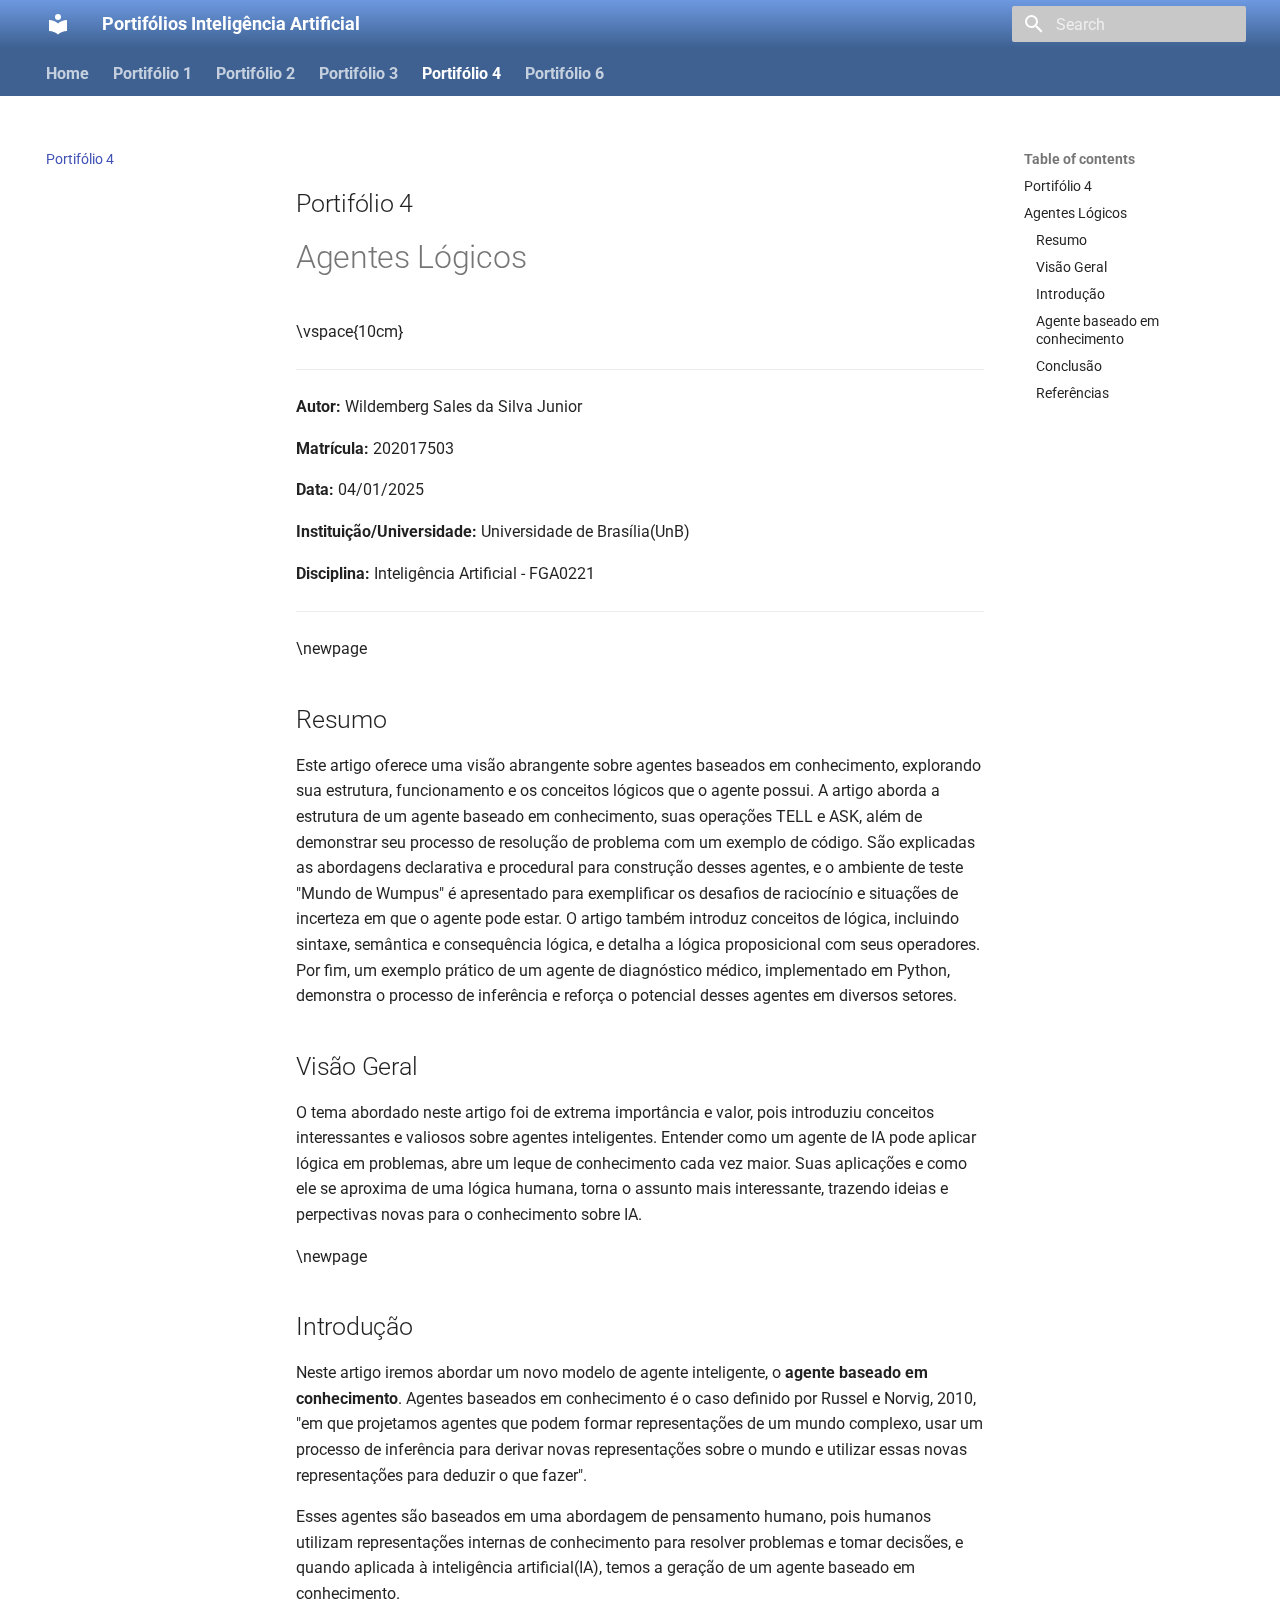
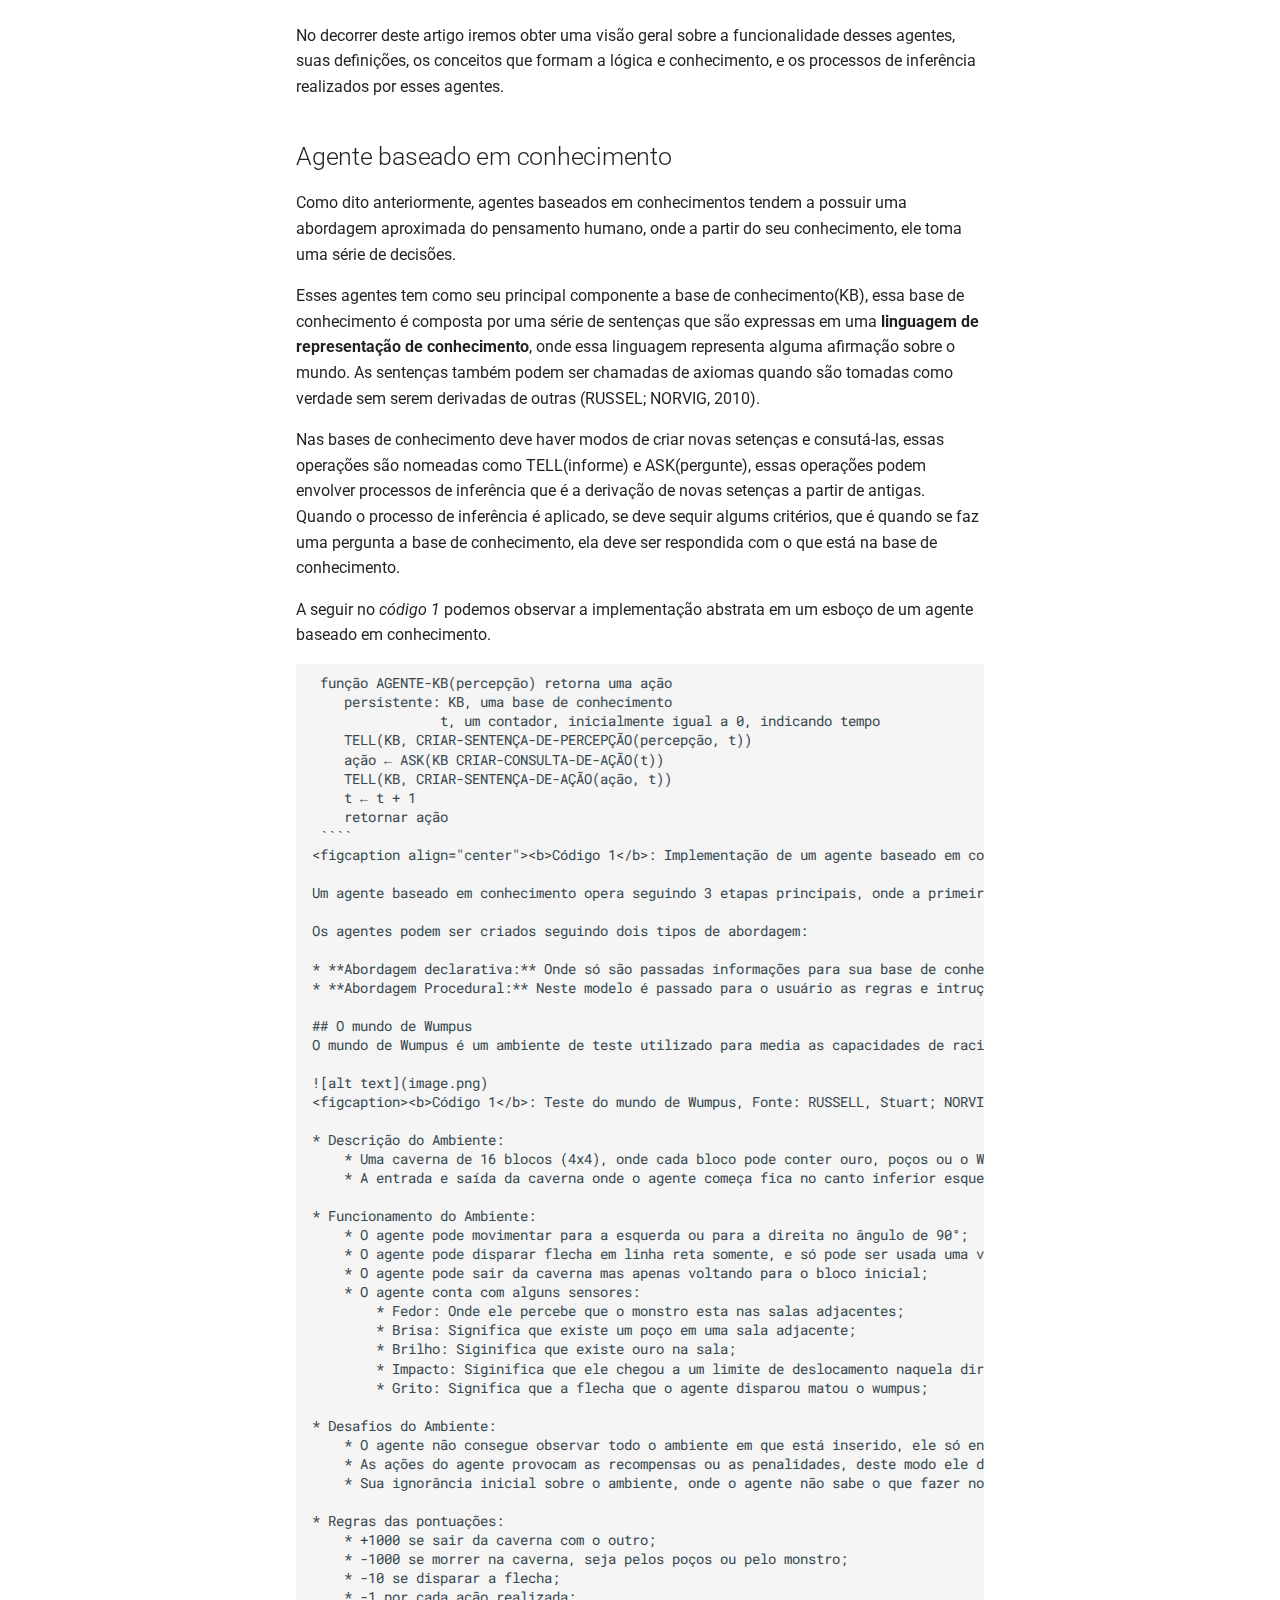
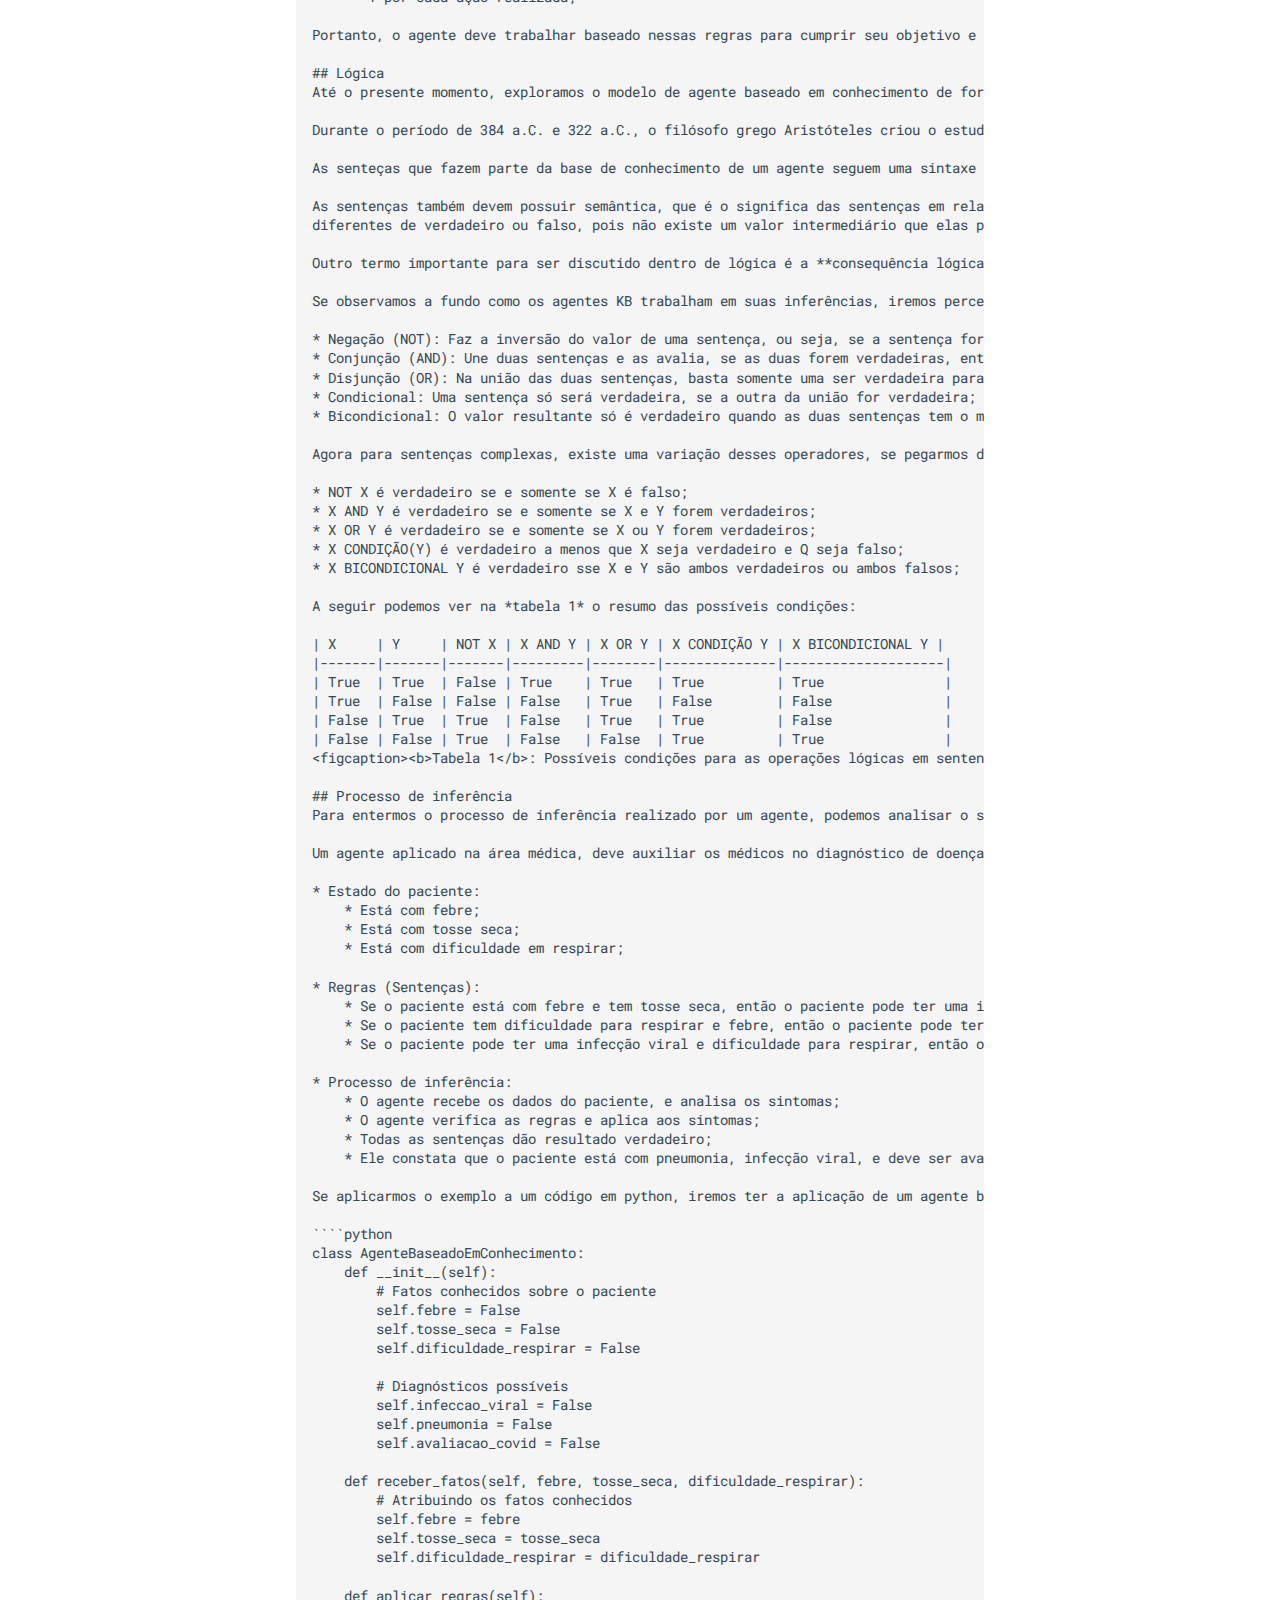
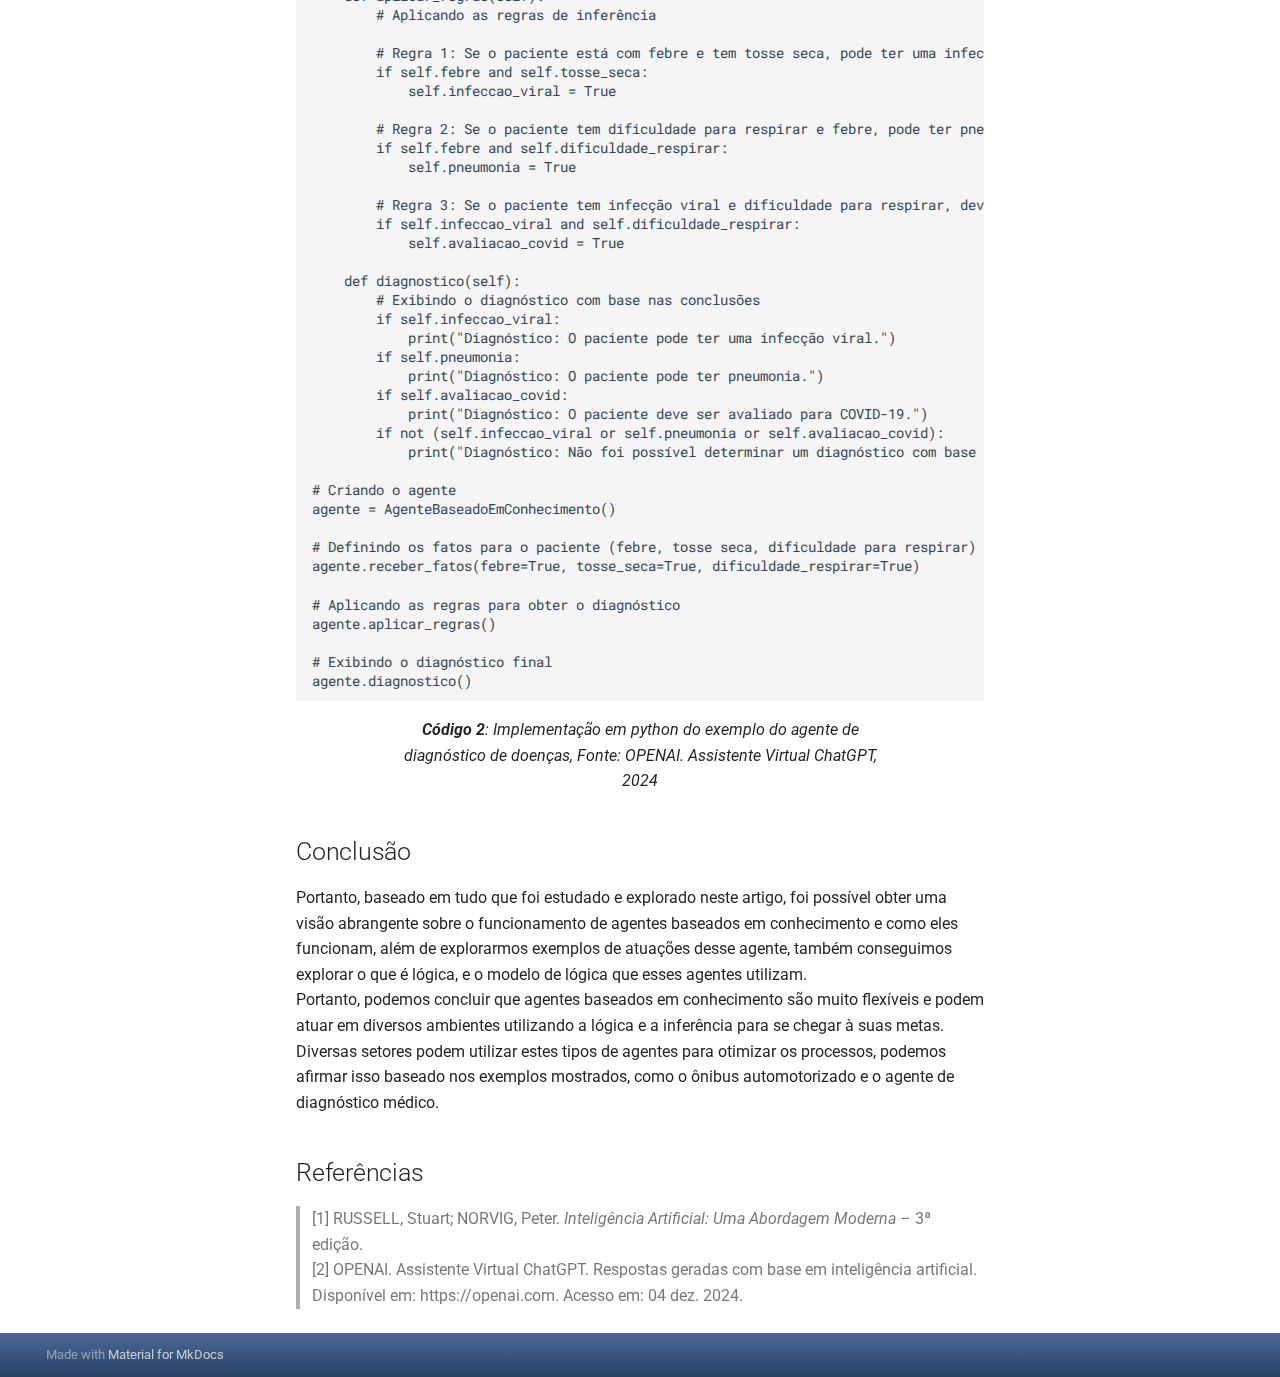
<file: portifolios/portifolio4/index.html>
<!doctype html>
<html lang="en" class="no-js">
  <head>
    
      <meta charset="utf-8">
      <meta name="viewport" content="width=device-width,initial-scale=1">
      
      
      
      
        <link rel="prev" href="../portifolio3/">
      
      
        <link rel="next" href="../portifolio6/">
      
      
      <link rel="icon" href="../../assets/images/favicon.png">
      <meta name="generator" content="mkdocs-1.6.1, mkdocs-material-9.6.4">
    
    
      
        <title>Portifólio 4 - Portifólios Inteligência Artificial</title>
      
    
    
      <link rel="stylesheet" href="../../assets/stylesheets/main.8608ea7d.min.css">
      
      


    
    
      
    
    
      
        
        
        <link rel="preconnect" href="https://fonts.gstatic.com" crossorigin>
        <link rel="stylesheet" href="https://fonts.googleapis.com/css?family=Roboto:300,300i,400,400i,700,700i%7CRoboto+Mono:400,400i,700,700i&display=fallback">
        <style>:root{--md-text-font:"Roboto";--md-code-font:"Roboto Mono"}</style>
      
    
    
      <link rel="stylesheet" href="../../stylesheets/styles.css">
    
    <script>__md_scope=new URL("../..",location),__md_hash=e=>[...e].reduce(((e,_)=>(e<<5)-e+_.charCodeAt(0)),0),__md_get=(e,_=localStorage,t=__md_scope)=>JSON.parse(_.getItem(t.pathname+"."+e)),__md_set=(e,_,t=localStorage,a=__md_scope)=>{try{t.setItem(a.pathname+"."+e,JSON.stringify(_))}catch(e){}}</script>
    
      

    
    
    
  </head>
  
  
    <body dir="ltr">
  
    
    <input class="md-toggle" data-md-toggle="drawer" type="checkbox" id="__drawer" autocomplete="off">
    <input class="md-toggle" data-md-toggle="search" type="checkbox" id="__search" autocomplete="off">
    <label class="md-overlay" for="__drawer"></label>
    <div data-md-component="skip">
      
        
        <a href="#portifolio-4" class="md-skip">
          Skip to content
        </a>
      
    </div>
    <div data-md-component="announce">
      
    </div>
    
    
      

<header class="md-header" data-md-component="header">
  <nav class="md-header__inner md-grid" aria-label="Header">
    <a href="../.." title="Portifólios Inteligência Artificial" class="md-header__button md-logo" aria-label="Portifólios Inteligência Artificial" data-md-component="logo">
      
  
  <svg xmlns="http://www.w3.org/2000/svg" viewBox="0 0 24 24"><path d="M12 8a3 3 0 0 0 3-3 3 3 0 0 0-3-3 3 3 0 0 0-3 3 3 3 0 0 0 3 3m0 3.54C9.64 9.35 6.5 8 3 8v11c3.5 0 6.64 1.35 9 3.54 2.36-2.19 5.5-3.54 9-3.54V8c-3.5 0-6.64 1.35-9 3.54"/></svg>

    </a>
    <label class="md-header__button md-icon" for="__drawer">
      
      <svg xmlns="http://www.w3.org/2000/svg" viewBox="0 0 24 24"><path d="M3 6h18v2H3zm0 5h18v2H3zm0 5h18v2H3z"/></svg>
    </label>
    <div class="md-header__title" data-md-component="header-title">
      <div class="md-header__ellipsis">
        <div class="md-header__topic">
          <span class="md-ellipsis">
            Portifólios Inteligência Artificial
          </span>
        </div>
        <div class="md-header__topic" data-md-component="header-topic">
          <span class="md-ellipsis">
            
              Portifólio 4
            
          </span>
        </div>
      </div>
    </div>
    
    
      <script>var palette=__md_get("__palette");if(palette&&palette.color){if("(prefers-color-scheme)"===palette.color.media){var media=matchMedia("(prefers-color-scheme: light)"),input=document.querySelector(media.matches?"[data-md-color-media='(prefers-color-scheme: light)']":"[data-md-color-media='(prefers-color-scheme: dark)']");palette.color.media=input.getAttribute("data-md-color-media"),palette.color.scheme=input.getAttribute("data-md-color-scheme"),palette.color.primary=input.getAttribute("data-md-color-primary"),palette.color.accent=input.getAttribute("data-md-color-accent")}for(var[key,value]of Object.entries(palette.color))document.body.setAttribute("data-md-color-"+key,value)}</script>
    
    
    
      <label class="md-header__button md-icon" for="__search">
        
        <svg xmlns="http://www.w3.org/2000/svg" viewBox="0 0 24 24"><path d="M9.5 3A6.5 6.5 0 0 1 16 9.5c0 1.61-.59 3.09-1.56 4.23l.27.27h.79l5 5-1.5 1.5-5-5v-.79l-.27-.27A6.52 6.52 0 0 1 9.5 16 6.5 6.5 0 0 1 3 9.5 6.5 6.5 0 0 1 9.5 3m0 2C7 5 5 7 5 9.5S7 14 9.5 14 14 12 14 9.5 12 5 9.5 5"/></svg>
      </label>
      <div class="md-search" data-md-component="search" role="dialog">
  <label class="md-search__overlay" for="__search"></label>
  <div class="md-search__inner" role="search">
    <form class="md-search__form" name="search">
      <input type="text" class="md-search__input" name="query" aria-label="Search" placeholder="Search" autocapitalize="off" autocorrect="off" autocomplete="off" spellcheck="false" data-md-component="search-query" required>
      <label class="md-search__icon md-icon" for="__search">
        
        <svg xmlns="http://www.w3.org/2000/svg" viewBox="0 0 24 24"><path d="M9.5 3A6.5 6.5 0 0 1 16 9.5c0 1.61-.59 3.09-1.56 4.23l.27.27h.79l5 5-1.5 1.5-5-5v-.79l-.27-.27A6.52 6.52 0 0 1 9.5 16 6.5 6.5 0 0 1 3 9.5 6.5 6.5 0 0 1 9.5 3m0 2C7 5 5 7 5 9.5S7 14 9.5 14 14 12 14 9.5 12 5 9.5 5"/></svg>
        
        <svg xmlns="http://www.w3.org/2000/svg" viewBox="0 0 24 24"><path d="M20 11v2H8l5.5 5.5-1.42 1.42L4.16 12l7.92-7.92L13.5 5.5 8 11z"/></svg>
      </label>
      <nav class="md-search__options" aria-label="Search">
        
        <button type="reset" class="md-search__icon md-icon" title="Clear" aria-label="Clear" tabindex="-1">
          
          <svg xmlns="http://www.w3.org/2000/svg" viewBox="0 0 24 24"><path d="M19 6.41 17.59 5 12 10.59 6.41 5 5 6.41 10.59 12 5 17.59 6.41 19 12 13.41 17.59 19 19 17.59 13.41 12z"/></svg>
        </button>
      </nav>
      
    </form>
    <div class="md-search__output">
      <div class="md-search__scrollwrap" tabindex="0" data-md-scrollfix>
        <div class="md-search-result" data-md-component="search-result">
          <div class="md-search-result__meta">
            Initializing search
          </div>
          <ol class="md-search-result__list" role="presentation"></ol>
        </div>
      </div>
    </div>
  </div>
</div>
    
    
  </nav>
  
</header>
    
    <div class="md-container" data-md-component="container">
      
      
        
          
            
<nav class="md-tabs" aria-label="Tabs" data-md-component="tabs">
  <div class="md-grid">
    <ul class="md-tabs__list">
      
        
  
  
  
    
    
      <li class="md-tabs__item">
        <a href="../.." class="md-tabs__link">
          
  
  Home

        </a>
      </li>
    
  

      
        
  
  
  
    <li class="md-tabs__item">
      <a href="../portifolio1/" class="md-tabs__link">
        
  
    
  
  Portifólio 1

      </a>
    </li>
  

      
        
  
  
  
    <li class="md-tabs__item">
      <a href="../portifolio2/" class="md-tabs__link">
        
  
    
  
  Portifólio 2

      </a>
    </li>
  

      
        
  
  
  
    <li class="md-tabs__item">
      <a href="../portifolio3/" class="md-tabs__link">
        
  
    
  
  Portifólio 3

      </a>
    </li>
  

      
        
  
  
    
  
  
    <li class="md-tabs__item md-tabs__item--active">
      <a href="./" class="md-tabs__link">
        
  
    
  
  Portifólio 4

      </a>
    </li>
  

      
        
  
  
  
    <li class="md-tabs__item">
      <a href="../portifolio6/" class="md-tabs__link">
        
  
    
  
  Portifólio 6

      </a>
    </li>
  

      
    </ul>
  </div>
</nav>
          
        
      
      <main class="md-main" data-md-component="main">
        <div class="md-main__inner md-grid">
          
            
              
              <div class="md-sidebar md-sidebar--primary" data-md-component="sidebar" data-md-type="navigation" >
                <div class="md-sidebar__scrollwrap">
                  <div class="md-sidebar__inner">
                    


  


<nav class="md-nav md-nav--primary md-nav--lifted" aria-label="Navigation" data-md-level="0">
  <label class="md-nav__title" for="__drawer">
    <a href="../.." title="Portifólios Inteligência Artificial" class="md-nav__button md-logo" aria-label="Portifólios Inteligência Artificial" data-md-component="logo">
      
  
  <svg xmlns="http://www.w3.org/2000/svg" viewBox="0 0 24 24"><path d="M12 8a3 3 0 0 0 3-3 3 3 0 0 0-3-3 3 3 0 0 0-3 3 3 3 0 0 0 3 3m0 3.54C9.64 9.35 6.5 8 3 8v11c3.5 0 6.64 1.35 9 3.54 2.36-2.19 5.5-3.54 9-3.54V8c-3.5 0-6.64 1.35-9 3.54"/></svg>

    </a>
    Portifólios Inteligência Artificial
  </label>
  
  <ul class="md-nav__list" data-md-scrollfix>
    
      
      
  
  
  
  
    
    
    
      
      
        
      
    
    
    <li class="md-nav__item md-nav__item--nested">
      
        
        
        <input class="md-nav__toggle md-toggle " type="checkbox" id="__nav_1" >
        
          
          <label class="md-nav__link" for="__nav_1" id="__nav_1_label" tabindex="0">
            
  
  <span class="md-ellipsis">
    Home
    
  </span>
  

            <span class="md-nav__icon md-icon"></span>
          </label>
        
        <nav class="md-nav" data-md-level="1" aria-labelledby="__nav_1_label" aria-expanded="false">
          <label class="md-nav__title" for="__nav_1">
            <span class="md-nav__icon md-icon"></span>
            Home
          </label>
          <ul class="md-nav__list" data-md-scrollfix>
            
              
                
  
  
  
  
    <li class="md-nav__item">
      <a href="../.." class="md-nav__link">
        
  
  <span class="md-ellipsis">
    Sobre os Portifólios
    
  </span>
  

      </a>
    </li>
  

              
            
          </ul>
        </nav>
      
    </li>
  

    
      
      
  
  
  
  
    <li class="md-nav__item">
      <a href="../portifolio1/" class="md-nav__link">
        
  
  <span class="md-ellipsis">
    Portifólio 1
    
  </span>
  

      </a>
    </li>
  

    
      
      
  
  
  
  
    <li class="md-nav__item">
      <a href="../portifolio2/" class="md-nav__link">
        
  
  <span class="md-ellipsis">
    Portifólio 2
    
  </span>
  

      </a>
    </li>
  

    
      
      
  
  
  
  
    <li class="md-nav__item">
      <a href="../portifolio3/" class="md-nav__link">
        
  
  <span class="md-ellipsis">
    Portifólio 3
    
  </span>
  

      </a>
    </li>
  

    
      
      
  
  
    
  
  
  
    <li class="md-nav__item md-nav__item--active">
      
      <input class="md-nav__toggle md-toggle" type="checkbox" id="__toc">
      
      
      
        <label class="md-nav__link md-nav__link--active" for="__toc">
          
  
  <span class="md-ellipsis">
    Portifólio 4
    
  </span>
  

          <span class="md-nav__icon md-icon"></span>
        </label>
      
      <a href="./" class="md-nav__link md-nav__link--active">
        
  
  <span class="md-ellipsis">
    Portifólio 4
    
  </span>
  

      </a>
      
        

<nav class="md-nav md-nav--secondary" aria-label="Table of contents">
  
  
  
  
    <label class="md-nav__title" for="__toc">
      <span class="md-nav__icon md-icon"></span>
      Table of contents
    </label>
    <ul class="md-nav__list" data-md-component="toc" data-md-scrollfix>
      
        <li class="md-nav__item">
  <a href="#portifolio-4" class="md-nav__link">
    <span class="md-ellipsis">
      Portifólio 4
    </span>
  </a>
  
</li>
      
        <li class="md-nav__item">
  <a href="#agentes-logicos" class="md-nav__link">
    <span class="md-ellipsis">
      Agentes Lógicos
    </span>
  </a>
  
    <nav class="md-nav" aria-label="Agentes Lógicos">
      <ul class="md-nav__list">
        
          <li class="md-nav__item">
  <a href="#resumo" class="md-nav__link">
    <span class="md-ellipsis">
      Resumo
    </span>
  </a>
  
</li>
        
          <li class="md-nav__item">
  <a href="#visao-geral" class="md-nav__link">
    <span class="md-ellipsis">
      Visão Geral
    </span>
  </a>
  
</li>
        
          <li class="md-nav__item">
  <a href="#introducao" class="md-nav__link">
    <span class="md-ellipsis">
      Introdução
    </span>
  </a>
  
</li>
        
          <li class="md-nav__item">
  <a href="#agente-baseado-em-conhecimento" class="md-nav__link">
    <span class="md-ellipsis">
      Agente baseado em conhecimento
    </span>
  </a>
  
</li>
        
          <li class="md-nav__item">
  <a href="#conclusao" class="md-nav__link">
    <span class="md-ellipsis">
      Conclusão
    </span>
  </a>
  
</li>
        
          <li class="md-nav__item">
  <a href="#referencias" class="md-nav__link">
    <span class="md-ellipsis">
      Referências
    </span>
  </a>
  
</li>
        
      </ul>
    </nav>
  
</li>
      
    </ul>
  
</nav>
      
    </li>
  

    
      
      
  
  
  
  
    <li class="md-nav__item">
      <a href="../portifolio6/" class="md-nav__link">
        
  
  <span class="md-ellipsis">
    Portifólio 6
    
  </span>
  

      </a>
    </li>
  

    
  </ul>
</nav>
                  </div>
                </div>
              </div>
            
            
              
              <div class="md-sidebar md-sidebar--secondary" data-md-component="sidebar" data-md-type="toc" >
                <div class="md-sidebar__scrollwrap">
                  <div class="md-sidebar__inner">
                    

<nav class="md-nav md-nav--secondary" aria-label="Table of contents">
  
  
  
  
    <label class="md-nav__title" for="__toc">
      <span class="md-nav__icon md-icon"></span>
      Table of contents
    </label>
    <ul class="md-nav__list" data-md-component="toc" data-md-scrollfix>
      
        <li class="md-nav__item">
  <a href="#portifolio-4" class="md-nav__link">
    <span class="md-ellipsis">
      Portifólio 4
    </span>
  </a>
  
</li>
      
        <li class="md-nav__item">
  <a href="#agentes-logicos" class="md-nav__link">
    <span class="md-ellipsis">
      Agentes Lógicos
    </span>
  </a>
  
    <nav class="md-nav" aria-label="Agentes Lógicos">
      <ul class="md-nav__list">
        
          <li class="md-nav__item">
  <a href="#resumo" class="md-nav__link">
    <span class="md-ellipsis">
      Resumo
    </span>
  </a>
  
</li>
        
          <li class="md-nav__item">
  <a href="#visao-geral" class="md-nav__link">
    <span class="md-ellipsis">
      Visão Geral
    </span>
  </a>
  
</li>
        
          <li class="md-nav__item">
  <a href="#introducao" class="md-nav__link">
    <span class="md-ellipsis">
      Introdução
    </span>
  </a>
  
</li>
        
          <li class="md-nav__item">
  <a href="#agente-baseado-em-conhecimento" class="md-nav__link">
    <span class="md-ellipsis">
      Agente baseado em conhecimento
    </span>
  </a>
  
</li>
        
          <li class="md-nav__item">
  <a href="#conclusao" class="md-nav__link">
    <span class="md-ellipsis">
      Conclusão
    </span>
  </a>
  
</li>
        
          <li class="md-nav__item">
  <a href="#referencias" class="md-nav__link">
    <span class="md-ellipsis">
      Referências
    </span>
  </a>
  
</li>
        
      </ul>
    </nav>
  
</li>
      
    </ul>
  
</nav>
                  </div>
                </div>
              </div>
            
          
          
            <div class="md-content" data-md-component="content">
              <article class="md-content__inner md-typeset">
                
                  



<h2 id="portifolio-4">Portifólio 4</h2>
<h1 id="agentes-logicos">Agentes Lógicos</h1>
<p>\vspace{10cm}</p>
<hr />
<p><strong>Autor:</strong> Wildemberg Sales da Silva Junior</p>
<p><strong>Matrícula:</strong> 202017503</p>
<p><strong>Data:</strong> 04/01/2025</p>
<p><strong>Instituição/Universidade:</strong> Universidade de Brasília(UnB)</p>
<p><strong>Disciplina:</strong> Inteligência Artificial - FGA0221</p>
<hr />
<p>\newpage</p>
<h2 id="resumo">Resumo</h2>
<p>Este artigo oferece uma visão abrangente sobre agentes baseados em conhecimento, explorando sua estrutura, funcionamento e os conceitos lógicos que o agente possui. A artigo aborda a estrutura de um agente baseado em conhecimento, suas operações TELL e ASK, além de demonstrar seu processo de resolução de problema com um exemplo de código. São explicadas as abordagens declarativa e procedural para construção desses agentes, e o ambiente de teste "Mundo de Wumpus" é apresentado para exemplificar os desafios de raciocínio e situações de incerteza em que o agente pode estar. O artigo também introduz conceitos de lógica, incluindo sintaxe, semântica e consequência lógica, e detalha a lógica proposicional com seus operadores. Por fim, um exemplo prático de um agente de diagnóstico médico, implementado em Python, demonstra o processo de inferência e reforça o potencial desses agentes em diversos setores.</p>
<h2 id="visao-geral">Visão Geral</h2>
<p>O tema abordado neste artigo foi de extrema importância e valor, pois introduziu conceitos interessantes e valiosos sobre agentes inteligentes. Entender como um agente de IA pode aplicar lógica em problemas, abre um leque de conhecimento cada vez maior. Suas aplicações e como ele se aproxima de uma lógica humana, torna o assunto mais interessante, trazendo ideias e perpectivas novas para o conhecimento sobre IA.</p>
<p>\newpage</p>
<h2 id="introducao">Introdução</h2>
<p>Neste artigo iremos abordar um novo modelo de agente inteligente, o <strong>agente baseado em conhecimento</strong>. Agentes baseados em conhecimento é o caso definido por Russel e Norvig, 2010, "em que projetamos agentes que podem formar representações de um mundo complexo, usar um processo de inferência para derivar novas representações sobre o mundo e utilizar essas novas representações para deduzir o que fazer".</p>
<p>Esses agentes são baseados em uma abordagem de pensamento humano, pois humanos utilizam representações internas de conhecimento para resolver problemas e tomar decisões, e quando aplicada à inteligência artificial(IA), temos a geração de um agente baseado em conhecimento.</p>
<p>No decorrer deste artigo iremos obter uma visão geral sobre a funcionalidade desses agentes, suas definições, os conceitos que formam a lógica e conhecimento, e os processos de inferência realizados por esses agentes.</p>
<h2 id="agente-baseado-em-conhecimento">Agente baseado em conhecimento</h2>
<p>Como dito anteriormente, agentes baseados em conhecimentos tendem a possuir uma abordagem aproximada do pensamento humano, onde a partir do seu conhecimento, ele toma uma série de decisões.</p>
<p>Esses agentes tem como seu principal componente a base de conhecimento(KB), essa base de conhecimento é composta por uma série de sentenças que são expressas em uma <strong>linguagem de representação de conhecimento</strong>, onde essa linguagem representa alguma afirmação sobre o mundo. As sentenças também podem ser chamadas de axiomas quando são tomadas como verdade sem serem derivadas de outras (RUSSEL; NORVIG, 2010).</p>
<p>Nas bases de conhecimento deve haver modos de criar novas setenças e consutá-las, essas operações são nomeadas como TELL(informe) e ASK(pergunte), essas operações podem envolver processos de inferência que é a derivação de novas setenças a partir de antigas. Quando o processo de inferência é aplicado, se deve sequir algums critérios, que é quando se faz uma pergunta a base de conhecimento, ela deve ser respondida com o que está na base de conhecimento.</p>
<p>A seguir no <em>código 1</em> podemos observar a implementação abstrata em um esboço de um agente baseado em conhecimento.</p>
<pre><code class="language-text"> função AGENTE-KB(percepção) retorna uma ação
    persistente: KB, uma base de conhecimento
                t, um contador, inicialmente igual a 0, indicando tempo
    TELL(KB, CRIAR-SENTENÇA-DE-PERCEPÇÃO(percepção, t))
    ação ← ASK(KB CRIAR-CONSULTA-DE-AÇÃO(t))
    TELL(KB, CRIAR-SENTENÇA-DE-AÇÃO(ação, t))
    t ← t + 1
    retornar ação
 ````
&lt;figcaption align=&quot;center&quot;&gt;&lt;b&gt;Código 1&lt;/b&gt;: Implementação de um agente baseado em conhecimento, Fonte: RUSSELL, Stuart; NORVIG, Peter. Inteligência Artificial: Uma Abordagem Moderna, 2010, p. 285, figura 7.1&lt;/figcaption&gt;

Um agente baseado em conhecimento opera seguindo 3 etapas principais, onde a primeira é a de percepção, que é o momento em que ele percebe o ambiente em que está inserido e atualiza sua base de conhecimento, a segunda é a consulta, onde ele consulta sua base de conhecimento para decidir sua próxima ação no ambiente, e a terceira é a de execução, onde ele informa a base de conhecimento sua ação e a executa. Esses agentes independem de suas implementações específicas, eles focam no que sabem e nas suas metas, um exemplo que pode ser citado é de um ônibus automorizado, que sabe como navegar em uma cidade, com base nos conhecimentos que possui e nos conhecimentos retirados do ambiente.

Os agentes podem ser criados seguindo dois tipos de abordagem:

* **Abordagem declarativa:** Onde só são passadas informações para sua base de conhecimento e ele irá definir como agir baseado nessas informações, seguindo as regras que foram informadas;
* **Abordagem Procedural:** Neste modelo é passado para o usuário as regras e intruções de como agir em um ambiente, sem necessariamente informar a ele uma base de conhecimento;

## O mundo de Wumpus
O mundo de Wumpus é um ambiente de teste utilizado para media as capacidades de raciocínio e conhecimento de agentes KB. Esse modelo de forma mais geral, é uma grade 4x4 que representa uma caverna guardada pelo monstro Wumpus, essa caverna possui alguns poços espalhados por ela que se o agente cair em um deles, ele perde, no início o agente começa no canto inferior esquerdo, e tem o objetivo de coletar o máximo de ouro espalhado pela caverna e depois sair dela pelo mesmo lugar que entrou, enquanto evita os poços e o monstro Wumpus. O agente também pode matar o monstro Wumpus, basta ele usar uma flecha, mas isso dá um desconto de pontuação do agente. A seguir vamos entender com mais detalhes esse mapa, e também podemos ver um exemplo do mapa na *figura 1*:

![alt text](image.png)
&lt;figcaption&gt;&lt;b&gt;Código 1&lt;/b&gt;: Teste do mundo de Wumpus, Fonte: RUSSELL, Stuart; NORVIG, Peter. Inteligência Artificial: Uma Abordagem Moderna, 2010, p. 288, figura 7.2&lt;/figcaption&gt;

* Descrição do Ambiente:
    * Uma caverna de 16 blocos (4x4), onde cada bloco pode conter ouro, poços ou o Wumpus;
    * A entrada e saída da caverna onde o agente começa fica no canto inferior esquerdo;

* Funcionamento do Ambiente:
    * O agente pode movimentar para a esquerda ou para a direita no ângulo de 90°;
    * O agente pode disparar flecha em linha reta somente, e só pode ser usada uma vez;
    * O agente pode sair da caverna mas apenas voltando para o bloco inicial;
    * O agente conta com alguns sensores:
        * Fedor: Onde ele percebe que o monstro esta nas salas adjacentes;
        * Brisa: Significa que existe um poço em uma sala adjacente;
        * Brilho: Siginifica que existe ouro na sala;
        * Impacto: Siginifica que ele chegou a um limite de deslocamento naquela direção (parede);
        * Grito: Significa que a flecha que o agente disparou matou o wumpus;

* Desafios do Ambiente:
    * O agente não consegue observar todo o ambiente em que está inserido, ele só enxerga localmante e usa inferências para as ações;
    * As ações do agente provocam as recompensas ou as penalidades, deste modo ele deve ficar lidando com a incerteza;
    * Sua ignorância inicial sobre o ambiente, onde o agente não sabe o que fazer no início da caverna;

* Regras das pontuações:
    * +1000 se sair da caverna com o outro;
    * -1000 se morrer na caverna, seja pelos poços ou pelo monstro;
    * -10 se disparar a flecha;
    * -1 por cada ação realizada;

Portanto, o agente deve trabalhar baseado nessas regras para cumprir seu objetivo e alcançar as suas metas, que no caso, o agente deve sair com o máximo de ouro da caverna.

## Lógica
Até o presente momento, exploramos o modelo de agente baseado em conhecimento de forma mais superficial, a partir de agora, iremos explorar algumas nuances desse modelo. Neste tópico iremos discutir sobre o que é lógica, seus conceitos e definições, e como isso se aplica a um agente.

Durante o período de 384 a.C. e 322 a.C., o filósofo grego Aristóteles criou o estudo da lógica, essa lógica em seu contexto seria uma série de restrições em que o conhecimento deveria passar para ser reconhecido como um conhecimento verdadeiro e universal. Se pensarmos na lógica que Aristóteles descreveu e trouxermos isso para o nosso contexto de agentes, vamos descobrir que os agentes baseados em conhecimentos se utilizam da lógica proposicional para realizar suas inferências a partir das sentenças contidas em sua base.

As senteças que fazem parte da base de conhecimento de um agente seguem uma sintaxe que impõe regras de formação para dar sentido a elas. Se pegarmos um exemplo de um cálculo simplem como &quot;X+Y=4&quot;, essa fórmula faz sentido pois ela segue um padrão válido, mas se pergarmos um modelo como &quot;X4Y = +&quot;, a fórmula já perde o sentido e se torna uma sentença inválida. Por isso é importante seguir a sintaxe ao fornecer conhecimento a um agente.

As sentenças também devem possuir semântica, que é o significa das sentenças em relação aos mundos possíveis, ou seja, os valores verdadeiros e falsos que cada sentença deve ter quando exposta a valores diferentes. Um exemplo é a fórmula &quot;X+Y=4&quot; ela é verdadeira quando X e Y são iguais a 2, mas é falsa quando X e Y são iguais a 1. Um fator importante é que as sentenças nunca serão 
diferentes de verdadeiro ou falso, pois não existe um valor intermediário que elas possam assumir.

Outro termo importante para ser discutido dentro de lógica é a **consequência lógica**, que nada mais é do que a afirmação de que se em um conjunto de A e B, se A for sempre verdadeiro, então B também será verdadeiro, logo, B é uma consequência de A. Com isso podemos afirmar que o conjunto de A está contido no conjunto de B, portanto, A é consequência de B, se e somente se A está contido em B.

Se observamos a fundo como os agentes KB trabalham em suas inferências, iremos perceber que eles se utilizam da **lógica proposicional** que é uma forma de representação do raciocínio lógico, essa lógica trabalha diretamente com as sentenças contidas na KB dos agentes e possui uma série de operadores lógicos, dentre eles estão: 

* Negação (NOT): Faz a inversão do valor de uma sentença, ou seja, se a sentença for verdadeira, ela se torna falsa, e se for falsa, ela se torna verdadeira;
* Conjunção (AND): Une duas sentenças e as avalia, se as duas forem verdadeiras, então o valor delas vai ser verdadeiro, se uma delas for falsa, o valor será falso; 
* Disjunção (OR): Na união das duas sentenças, basta somente uma ser verdadeira para que o valor resultante seja verdadeiro, caso contrário, será falso;
* Condicional: Uma sentença só será verdadeira, se a outra da união for verdadeira; 
* Bicondicional: O valor resultante só é verdadeiro quando as duas sentenças tem o mesmo valor;

Agora para sentenças complexas, existe uma variação desses operadores, se pegarmos duas sentenças X e Y, temos:

* NOT X é verdadeiro se e somente se X é falso;
* X AND Y é verdadeiro se e somente se X e Y forem verdadeiros;
* X OR Y é verdadeiro se e somente se X ou Y forem verdadeiros;
* X CONDIÇÃO(Y) é verdadeiro a menos que X seja verdadeiro e Q seja falso;
* X BICONDICIONAL Y é verdadeiro sse X e Y são ambos verdadeiros ou ambos falsos;

A seguir podemos ver na *tabela 1* o resumo das possíveis condições:

| X     | Y     | NOT X | X AND Y | X OR Y | X CONDIÇÃO Y | X BICONDICIONAL Y |
|-------|-------|-------|---------|--------|--------------|--------------------|
| True  | True  | False | True    | True   | True         | True               |
| True  | False | False | False   | True   | False        | False              |
| False | True  | True  | False   | True   | True         | False              |
| False | False | True  | False   | False  | True         | True               |
&lt;figcaption&gt;&lt;b&gt;Tabela 1&lt;/b&gt;: Possíveis condições para as operações lógicas em sentenças complexas&lt;/figcaption&gt;

## Processo de inferência
Para entermos o processo de inferência realizado por um agente, podemos analisar o seguinte exemplo:

Um agente aplicado na área médica, deve auxiliar os médicos no diagnóstico de doenças utilizando um conjunto de regras baseadas em sintomas, neste modelo de agentes iremos trabalhar na abordagem declarativa:

* Estado do paciente:
    * Está com febre;
    * Está com tosse seca;
    * Está com dificuldade em respirar;

* Regras (Sentenças):
    * Se o paciente está com febre e tem tosse seca, então o paciente pode ter uma infecção viral;
    * Se o paciente tem dificuldade para respirar e febre, então o paciente pode ter pneumonia;
    * Se o paciente pode ter uma infecção viral e dificuldade para respirar, então o paciente deve ser avaliado para COVID.

* Processo de inferência:
    * O agente recebe os dados do paciente, e analisa os sintomas;
    * O agente verifica as regras e aplica aos sintomas;
    * Todas as sentenças dão resultado verdadeiro;
    * Ele constata que o paciente está com pneumonia, infecção viral, e deve ser avaliado para a COVID;

Se aplicarmos o exemplo a um código em python, iremos ter a aplicação de um agente baseado em lógica proposicional. No *código 2* é possível ver a aplicação desse agente em python:

````python
class AgenteBaseadoEmConhecimento:
    def __init__(self):
        # Fatos conhecidos sobre o paciente
        self.febre = False
        self.tosse_seca = False
        self.dificuldade_respirar = False

        # Diagnósticos possíveis
        self.infeccao_viral = False
        self.pneumonia = False
        self.avaliacao_covid = False

    def receber_fatos(self, febre, tosse_seca, dificuldade_respirar):
        # Atribuindo os fatos conhecidos
        self.febre = febre
        self.tosse_seca = tosse_seca
        self.dificuldade_respirar = dificuldade_respirar

    def aplicar_regras(self):
        # Aplicando as regras de inferência

        # Regra 1: Se o paciente está com febre e tem tosse seca, pode ter uma infecção viral
        if self.febre and self.tosse_seca:
            self.infeccao_viral = True

        # Regra 2: Se o paciente tem dificuldade para respirar e febre, pode ter pneumonia
        if self.febre and self.dificuldade_respirar:
            self.pneumonia = True

        # Regra 3: Se o paciente tem infecção viral e dificuldade para respirar, deve ser avaliado para COVID-19
        if self.infeccao_viral and self.dificuldade_respirar:
            self.avaliacao_covid = True

    def diagnostico(self):
        # Exibindo o diagnóstico com base nas conclusões
        if self.infeccao_viral:
            print(&quot;Diagnóstico: O paciente pode ter uma infecção viral.&quot;)
        if self.pneumonia:
            print(&quot;Diagnóstico: O paciente pode ter pneumonia.&quot;)
        if self.avaliacao_covid:
            print(&quot;Diagnóstico: O paciente deve ser avaliado para COVID-19.&quot;)
        if not (self.infeccao_viral or self.pneumonia or self.avaliacao_covid):
            print(&quot;Diagnóstico: Não foi possível determinar um diagnóstico com base nos dados fornecidos.&quot;)

# Criando o agente
agente = AgenteBaseadoEmConhecimento()

# Definindo os fatos para o paciente (febre, tosse seca, dificuldade para respirar)
agente.receber_fatos(febre=True, tosse_seca=True, dificuldade_respirar=True)

# Aplicando as regras para obter o diagnóstico
agente.aplicar_regras()

# Exibindo o diagnóstico final
agente.diagnostico()
</code></pre>
<figcaption align="center"><b>Código 2</b>: Implementação em python do exemplo do agente de diagnóstico de doenças, Fonte: OPENAI. Assistente Virtual ChatGPT, 2024</figcaption>

<h2 id="conclusao">Conclusão</h2>
<p>Portanto, baseado em tudo que foi estudado e explorado neste artigo, foi possível obter uma visão abrangente sobre o funcionamento de agentes baseados em conhecimento e como eles funcionam, além de explorarmos exemplos de atuações desse agente, também conseguimos explorar o que é lógica, e o modelo de lógica que esses agentes utilizam. <br />
Portanto, podemos concluir que agentes baseados em conhecimento são muito flexíveis e podem atuar em diversos ambientes utilizando a lógica e a inferência para se chegar à suas metas. Diversas setores podem utilizar estes tipos de agentes para otimizar os processos, podemos afirmar isso baseado nos exemplos mostrados, como o ônibus automotorizado e o agente de diagnóstico médico.</p>
<h2 id="referencias">Referências</h2>
<blockquote>
<p>[1] RUSSELL, Stuart; NORVIG, Peter. <em>Inteligência Artificial: Uma Abordagem Moderna</em> – 3ª edição.<br />
[2] OPENAI. Assistente Virtual ChatGPT. Respostas geradas com base em inteligência artificial. Disponível em: https://openai.com. Acesso em: 04 dez. 2024.  </p>
</blockquote>












                
              </article>
            </div>
          
          
  <script>var tabs=__md_get("__tabs");if(Array.isArray(tabs))e:for(var set of document.querySelectorAll(".tabbed-set")){var labels=set.querySelector(".tabbed-labels");for(var tab of tabs)for(var label of labels.getElementsByTagName("label"))if(label.innerText.trim()===tab){var input=document.getElementById(label.htmlFor);input.checked=!0;continue e}}</script>

<script>var target=document.getElementById(location.hash.slice(1));target&&target.name&&(target.checked=target.name.startsWith("__tabbed_"))</script>
        </div>
        
          <button type="button" class="md-top md-icon" data-md-component="top" hidden>
  
  <svg xmlns="http://www.w3.org/2000/svg" viewBox="0 0 24 24"><path d="M13 20h-2V8l-5.5 5.5-1.42-1.42L12 4.16l7.92 7.92-1.42 1.42L13 8z"/></svg>
  Back to top
</button>
        
      </main>
      
        <footer class="md-footer">
  
  <div class="md-footer-meta md-typeset">
    <div class="md-footer-meta__inner md-grid">
      <div class="md-copyright">
  
  
    Made with
    <a href="https://squidfunk.github.io/mkdocs-material/" target="_blank" rel="noopener">
      Material for MkDocs
    </a>
  
</div>
      
    </div>
  </div>
</footer>
      
    </div>
    <div class="md-dialog" data-md-component="dialog">
      <div class="md-dialog__inner md-typeset"></div>
    </div>
    
    
    <script id="__config" type="application/json">{"base": "../..", "features": ["content.code.annotate", "content.tabs.link", "header.autohide", "navigation.instant", "navigation.sections", "navigation.tabs", "navigation.top", "navigation.tracking"], "search": "../../assets/javascripts/workers/search.f8cc74c7.min.js", "translations": {"clipboard.copied": "Copied to clipboard", "clipboard.copy": "Copy to clipboard", "search.result.more.one": "1 more on this page", "search.result.more.other": "# more on this page", "search.result.none": "No matching documents", "search.result.one": "1 matching document", "search.result.other": "# matching documents", "search.result.placeholder": "Type to start searching", "search.result.term.missing": "Missing", "select.version": "Select version"}}</script>
    
    
      <script src="../../assets/javascripts/bundle.f1b6f286.min.js"></script>
      
    
  </body>
</html>
</file>
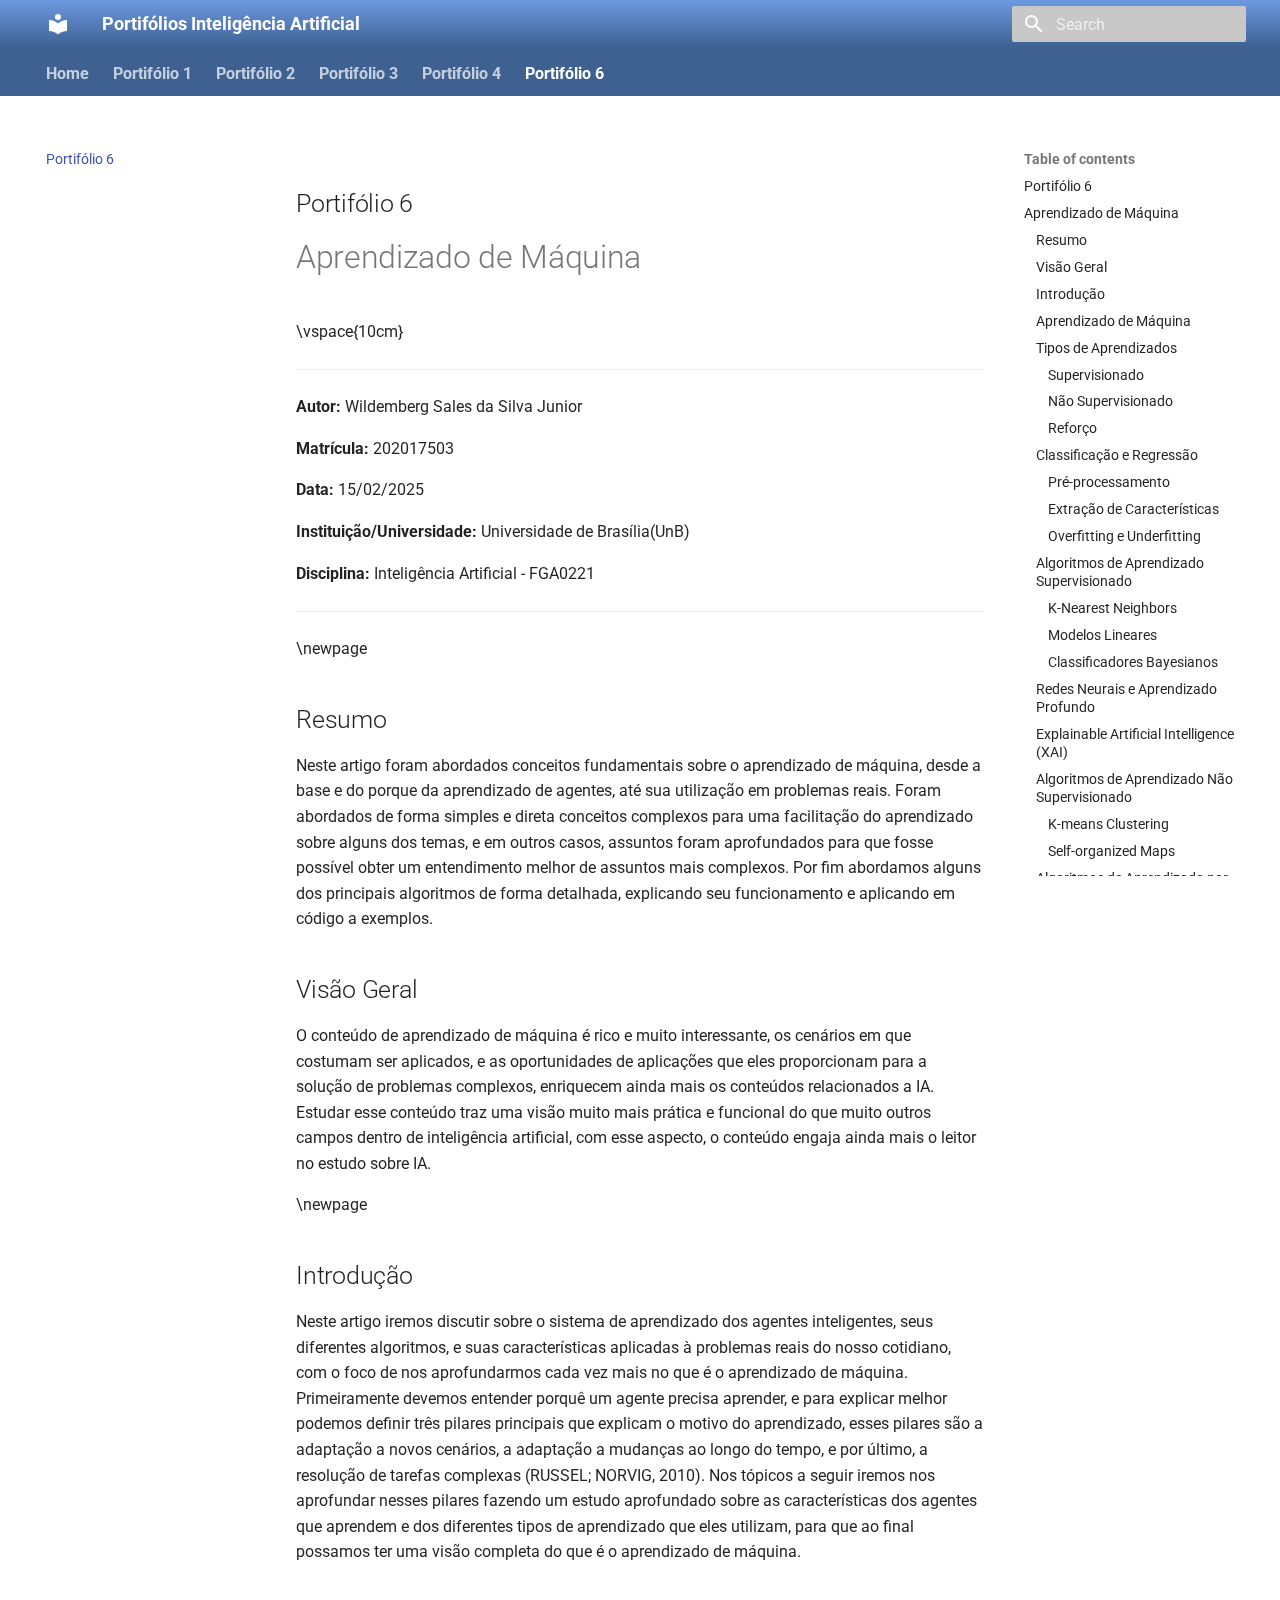
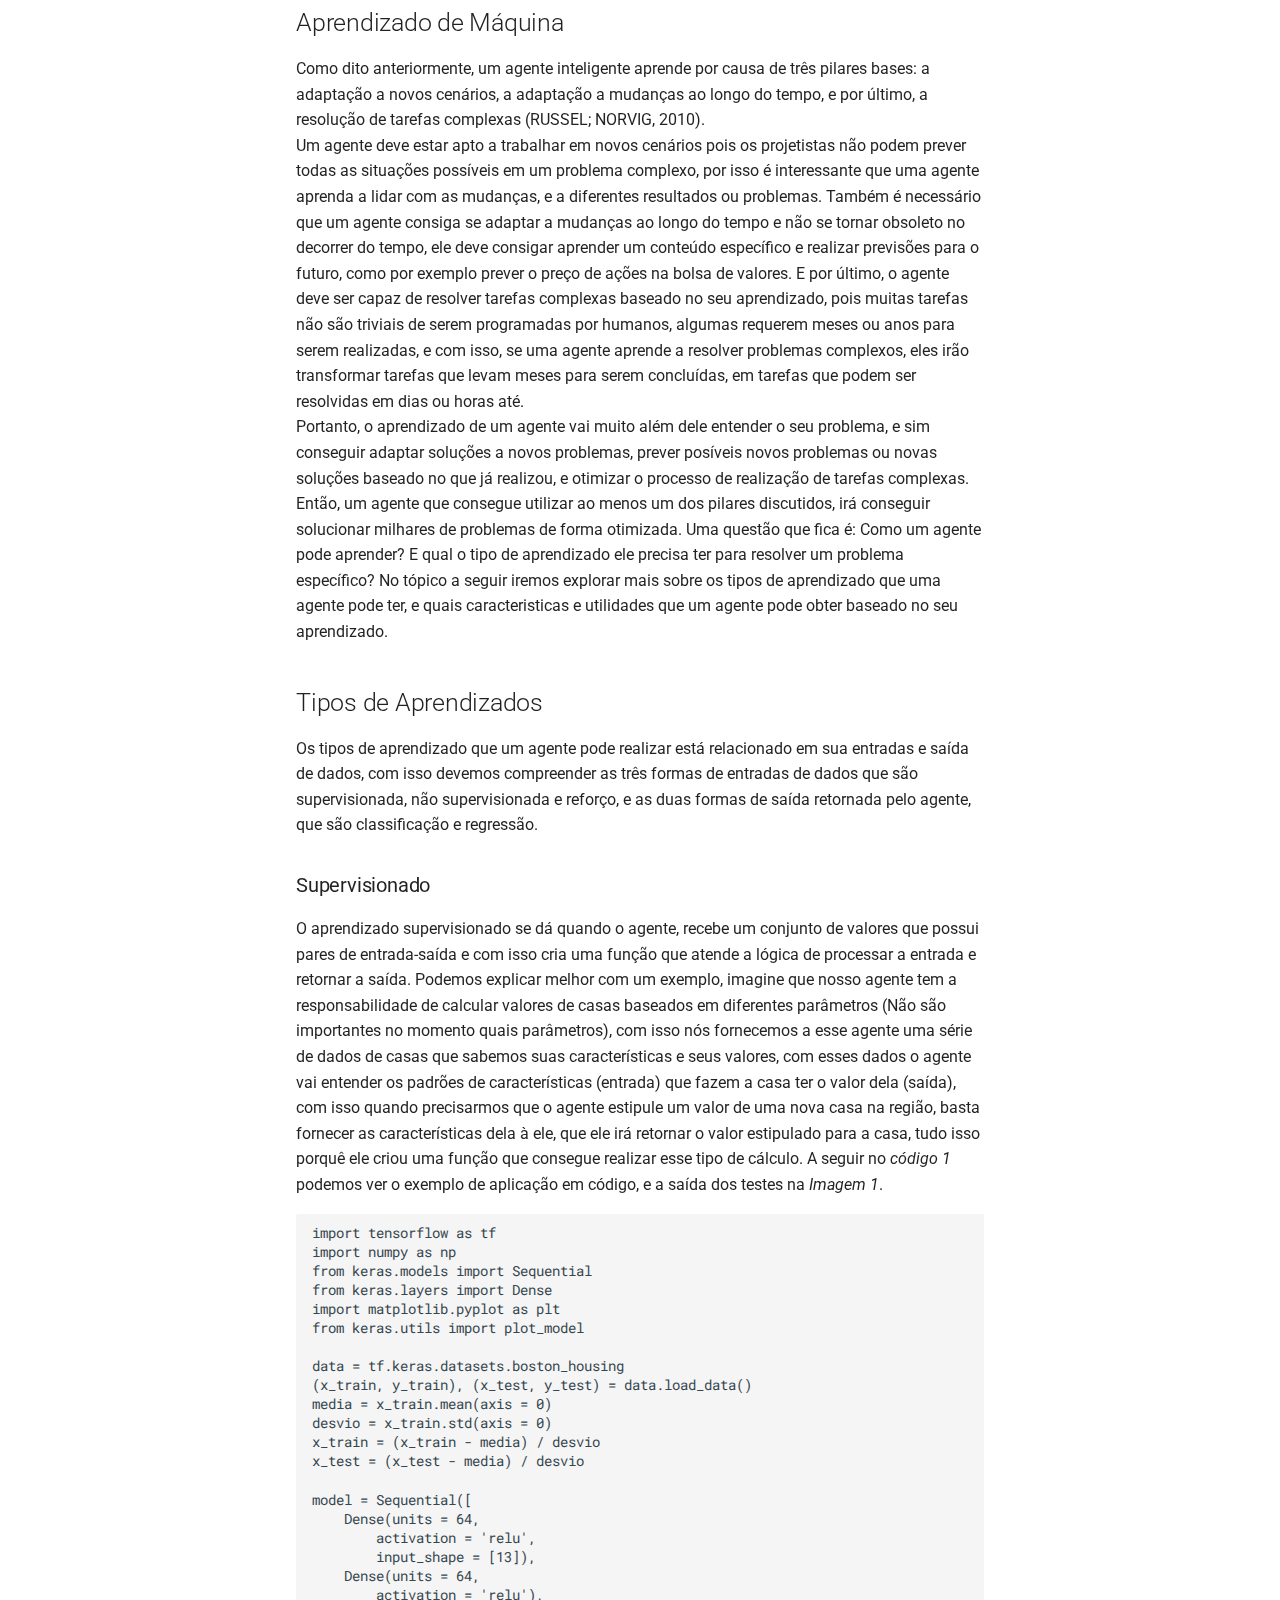
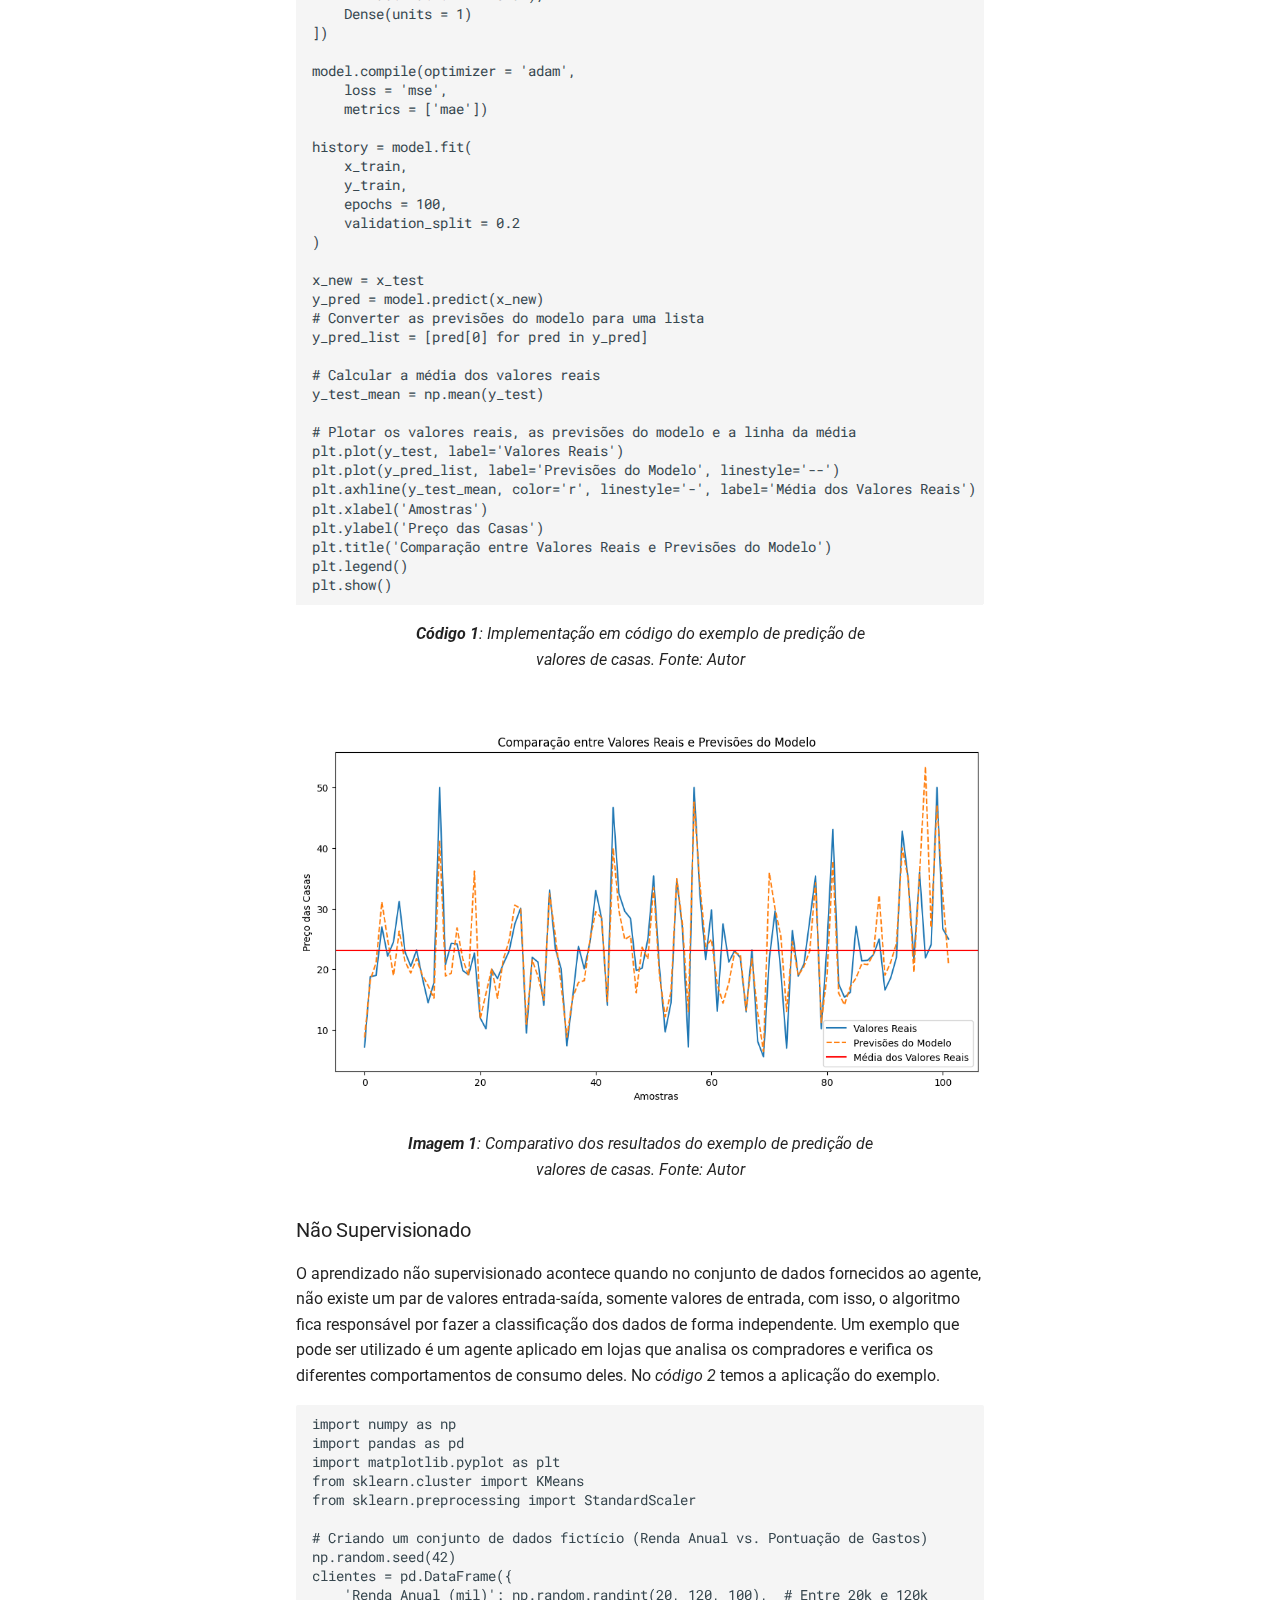
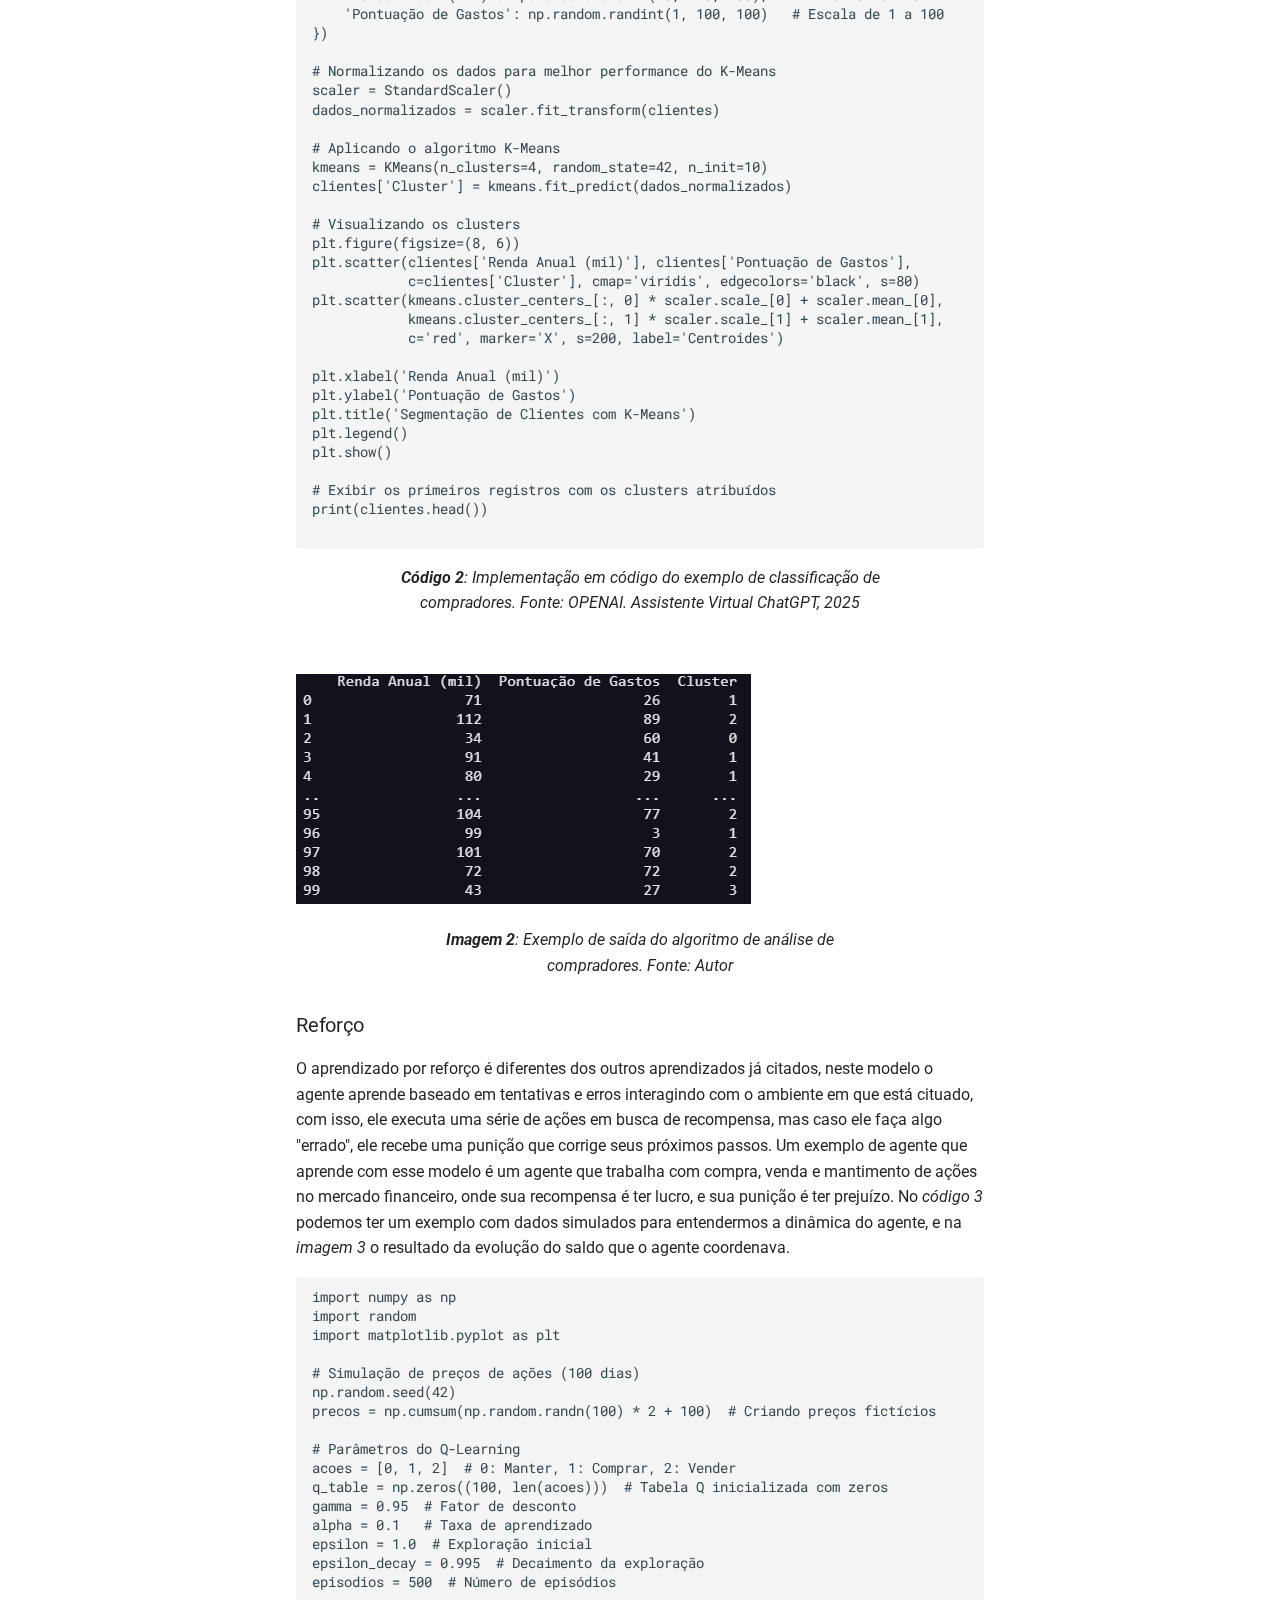
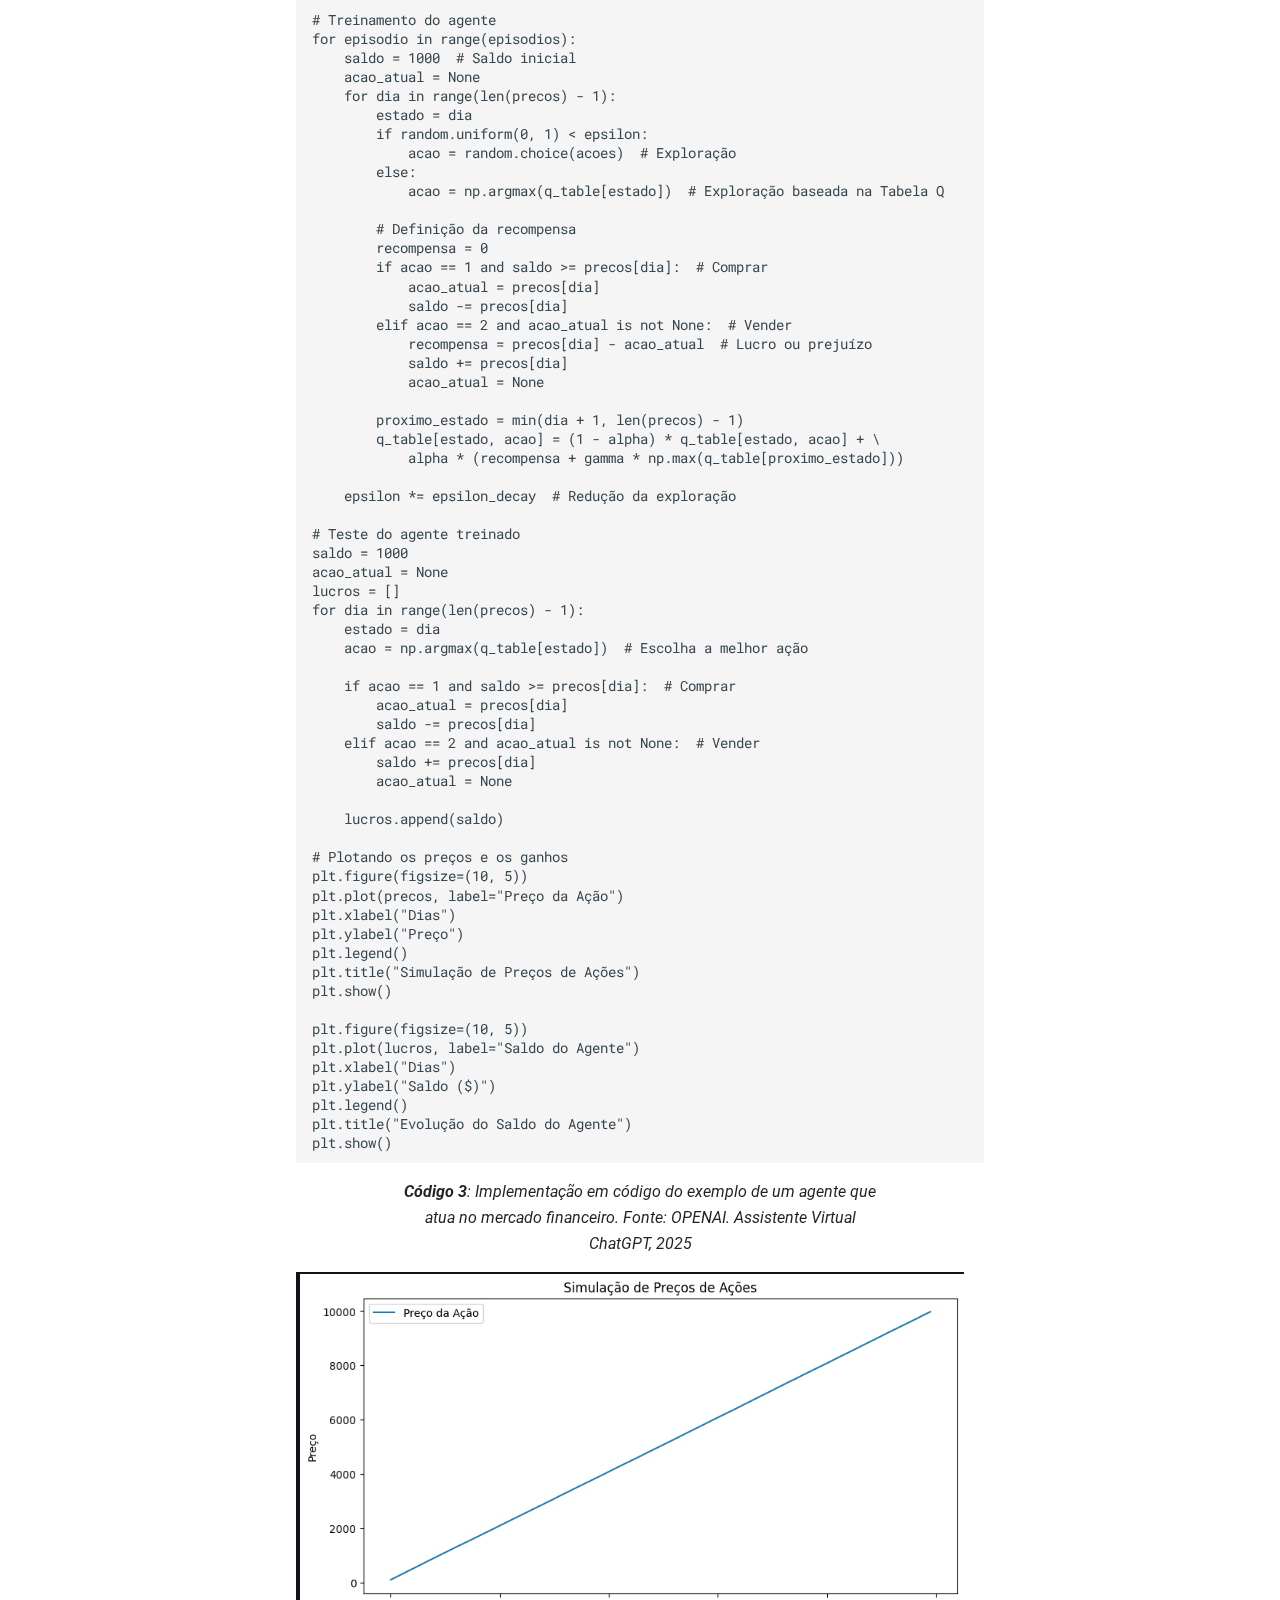
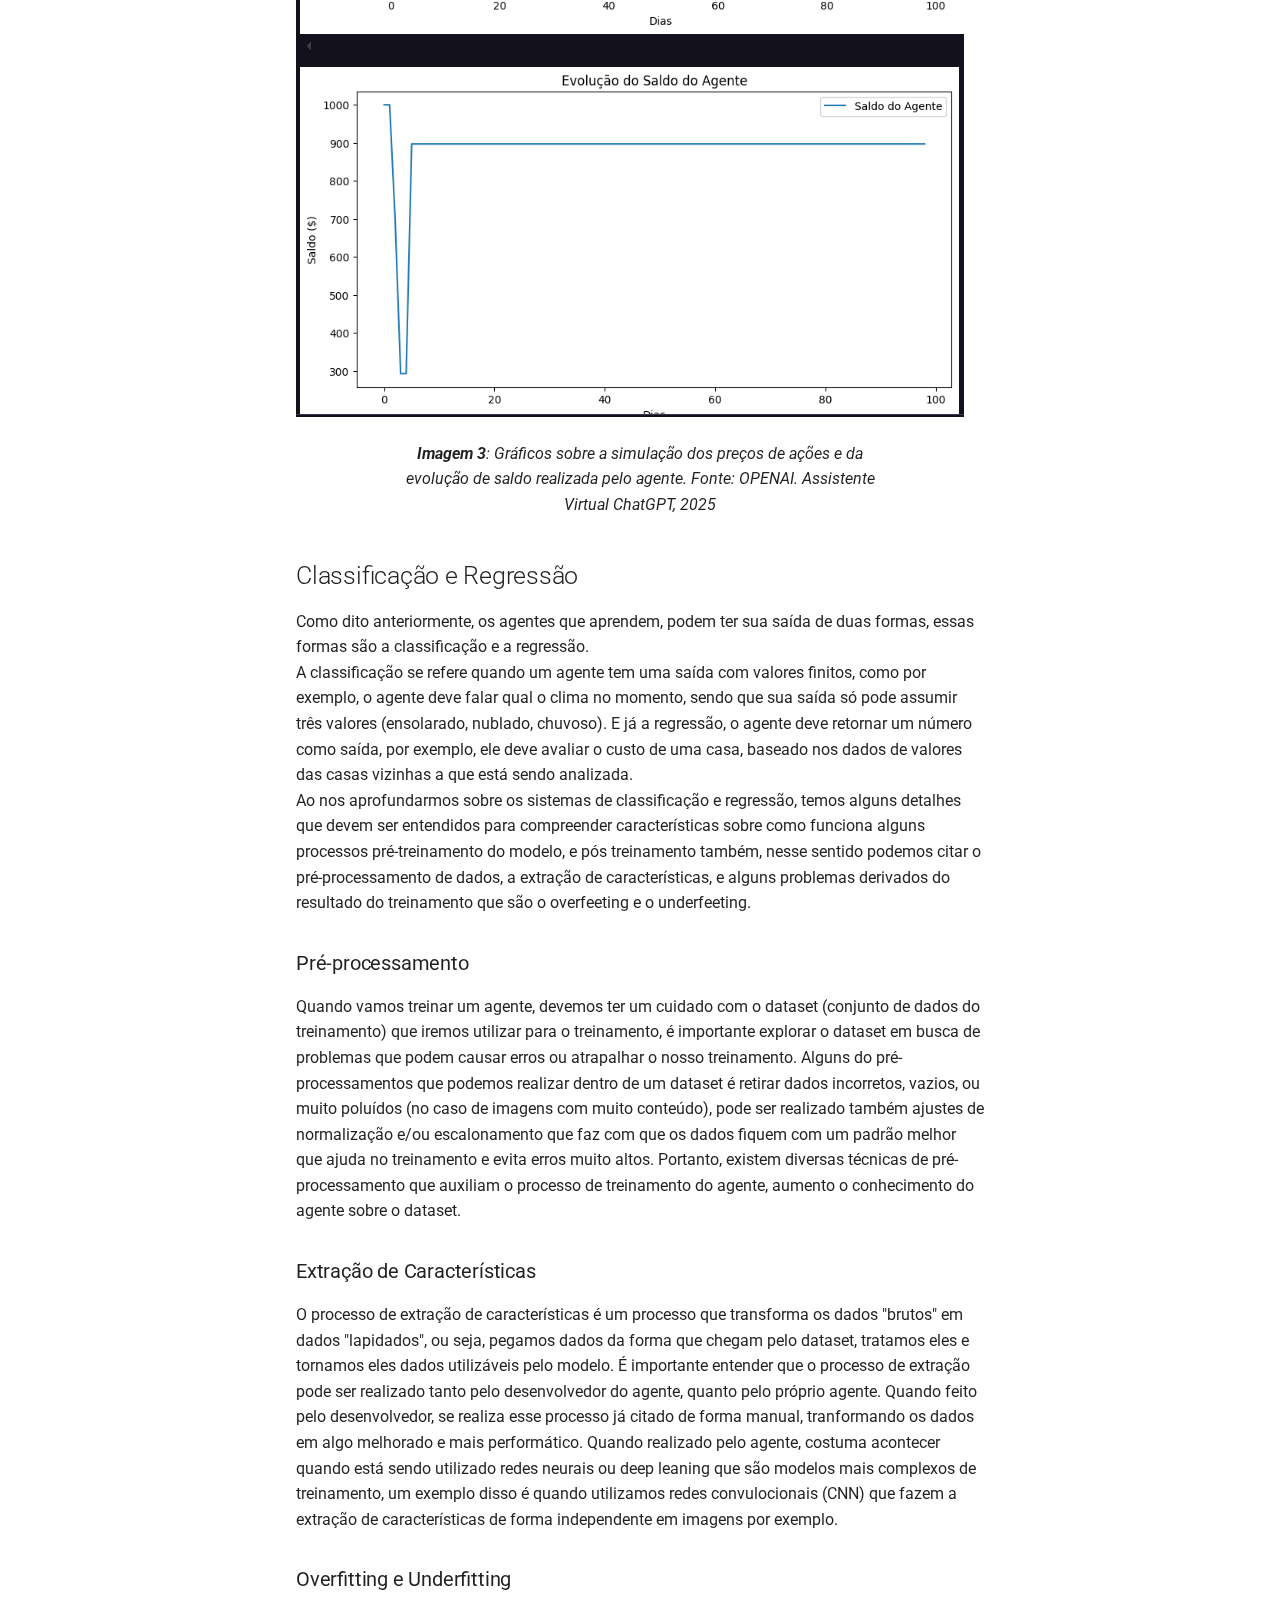
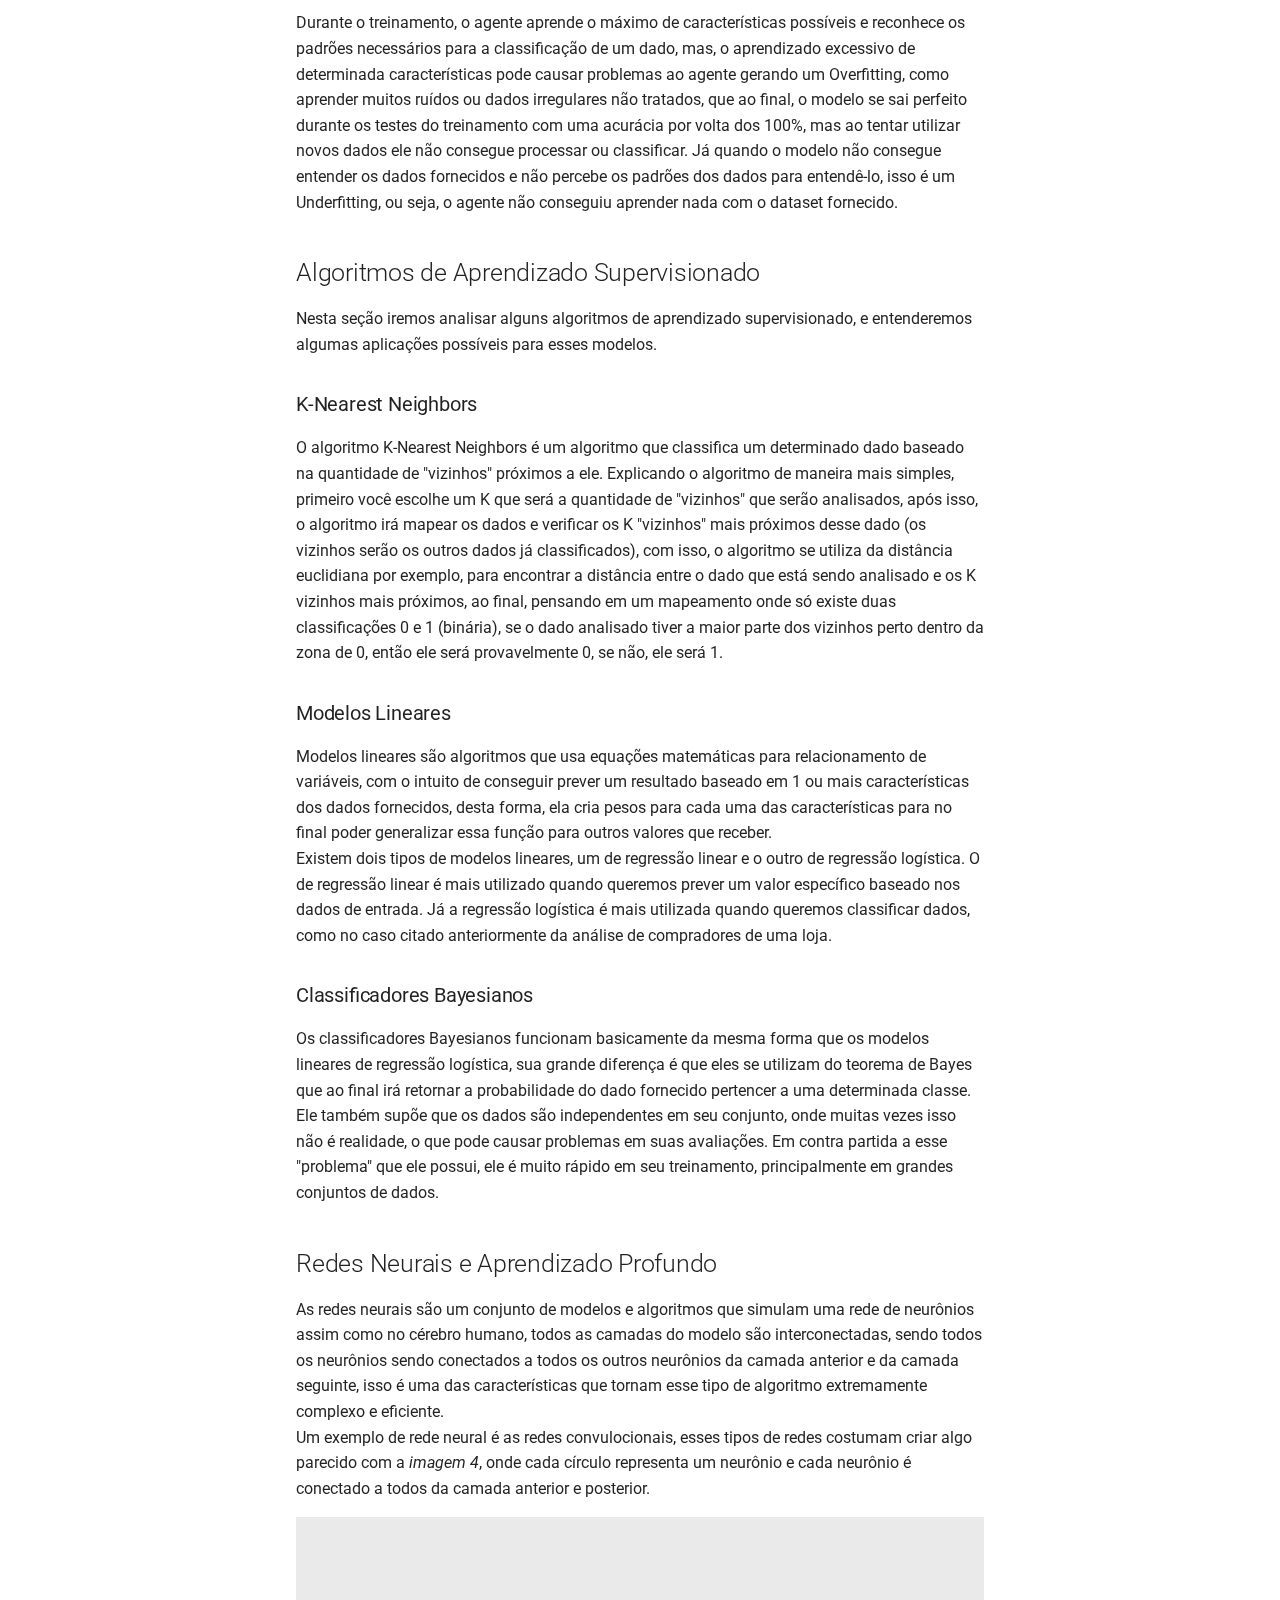
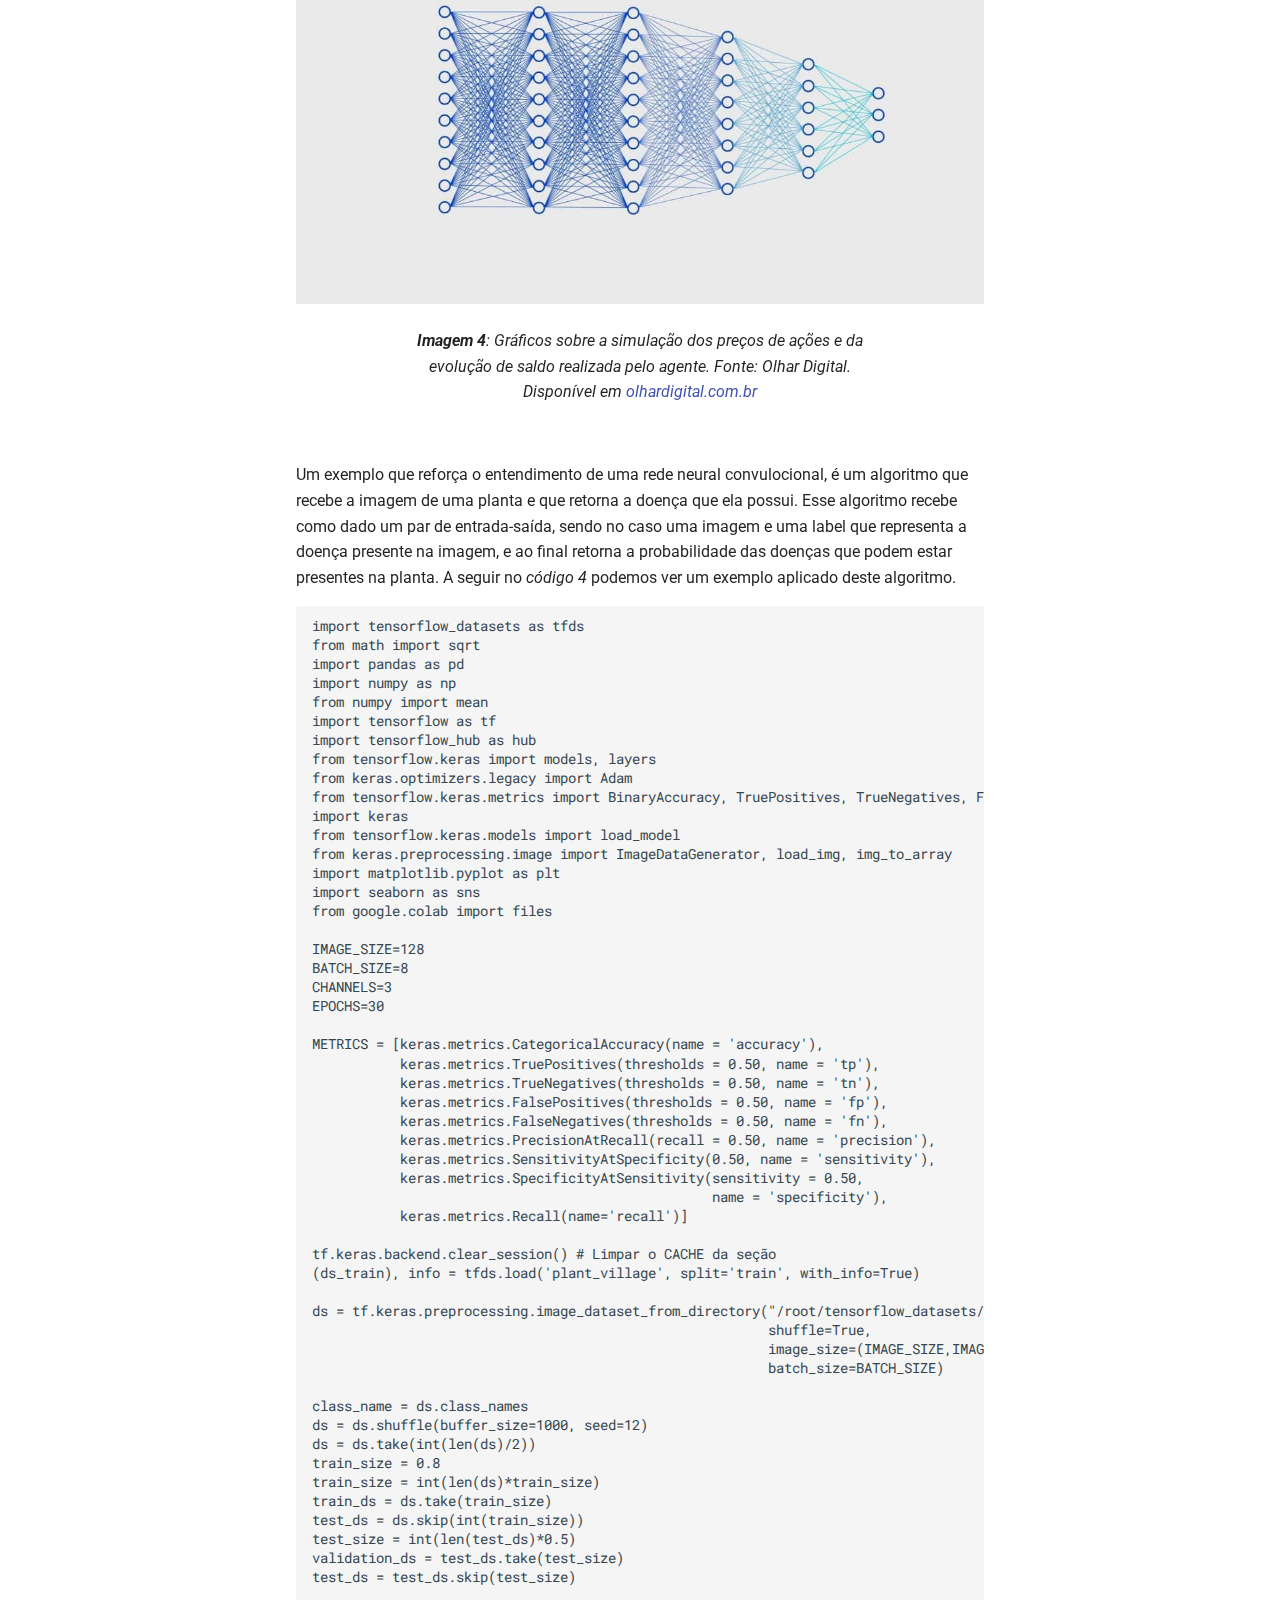
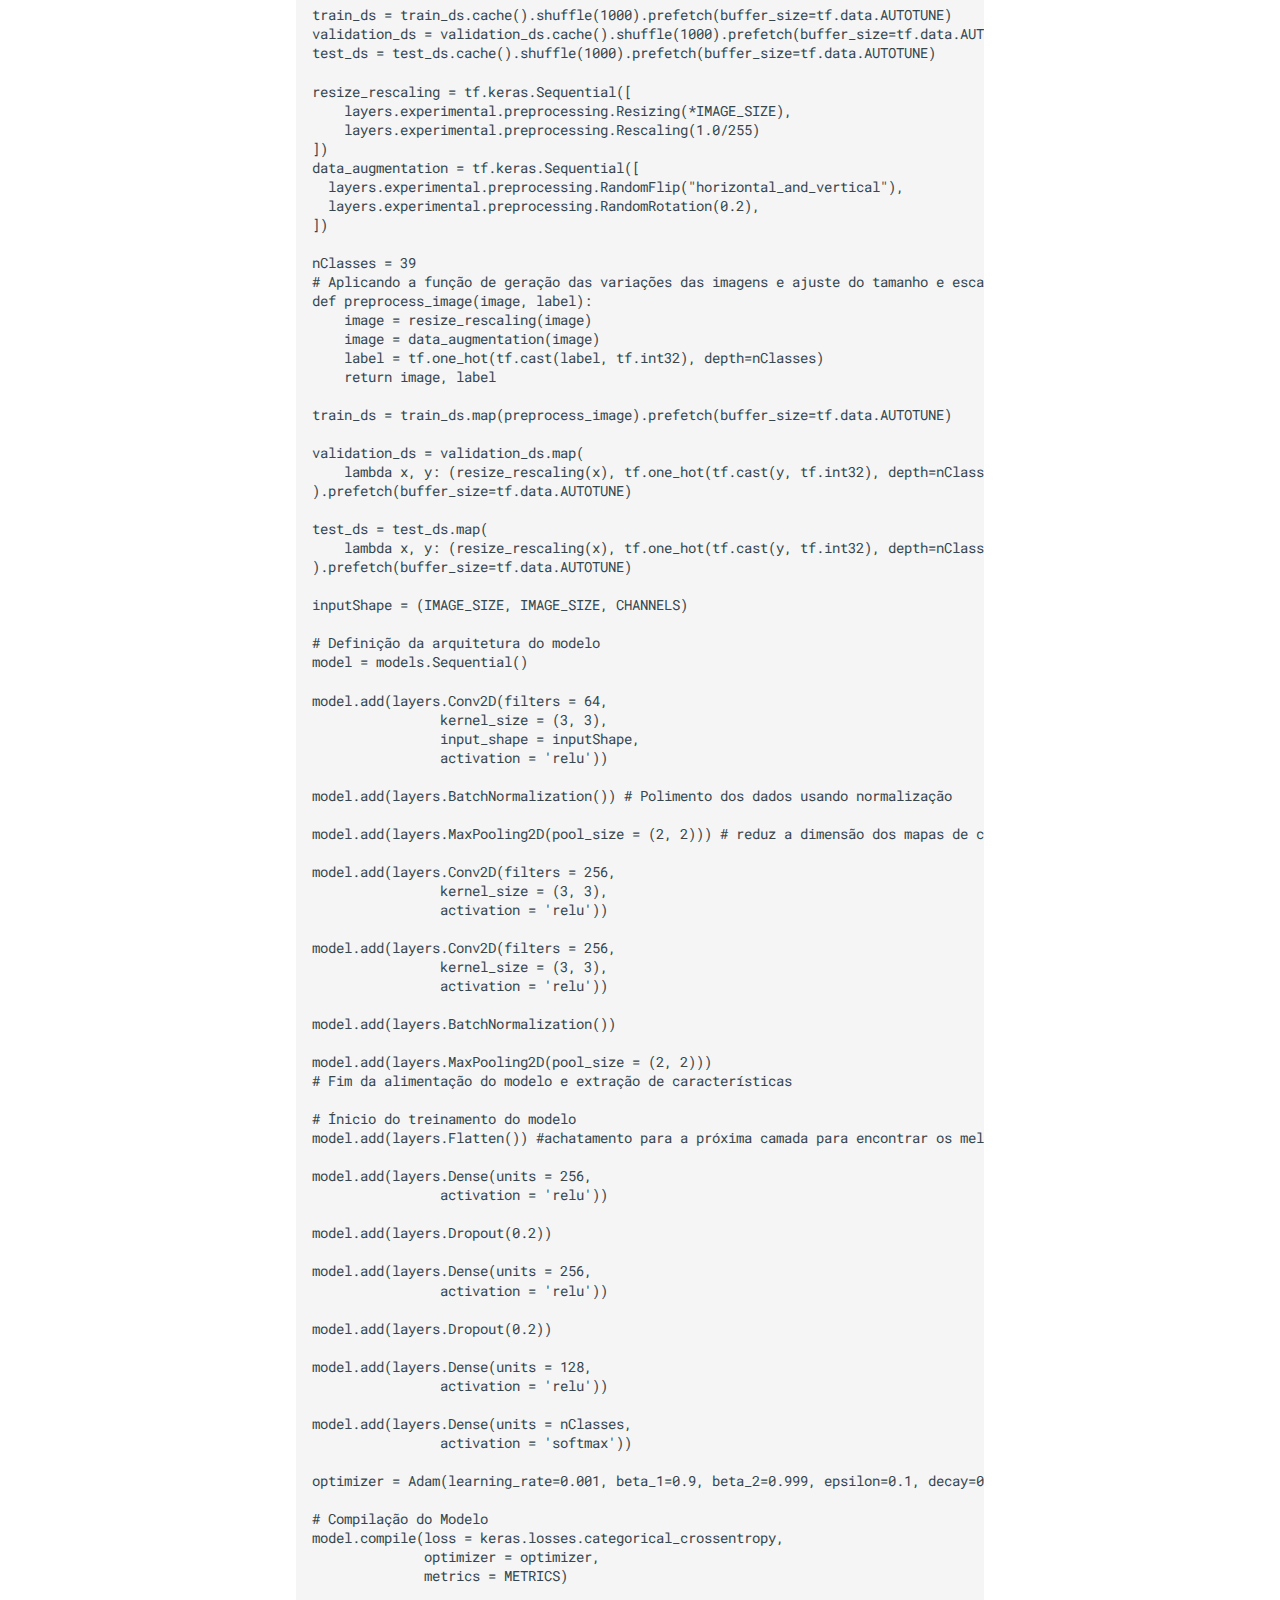
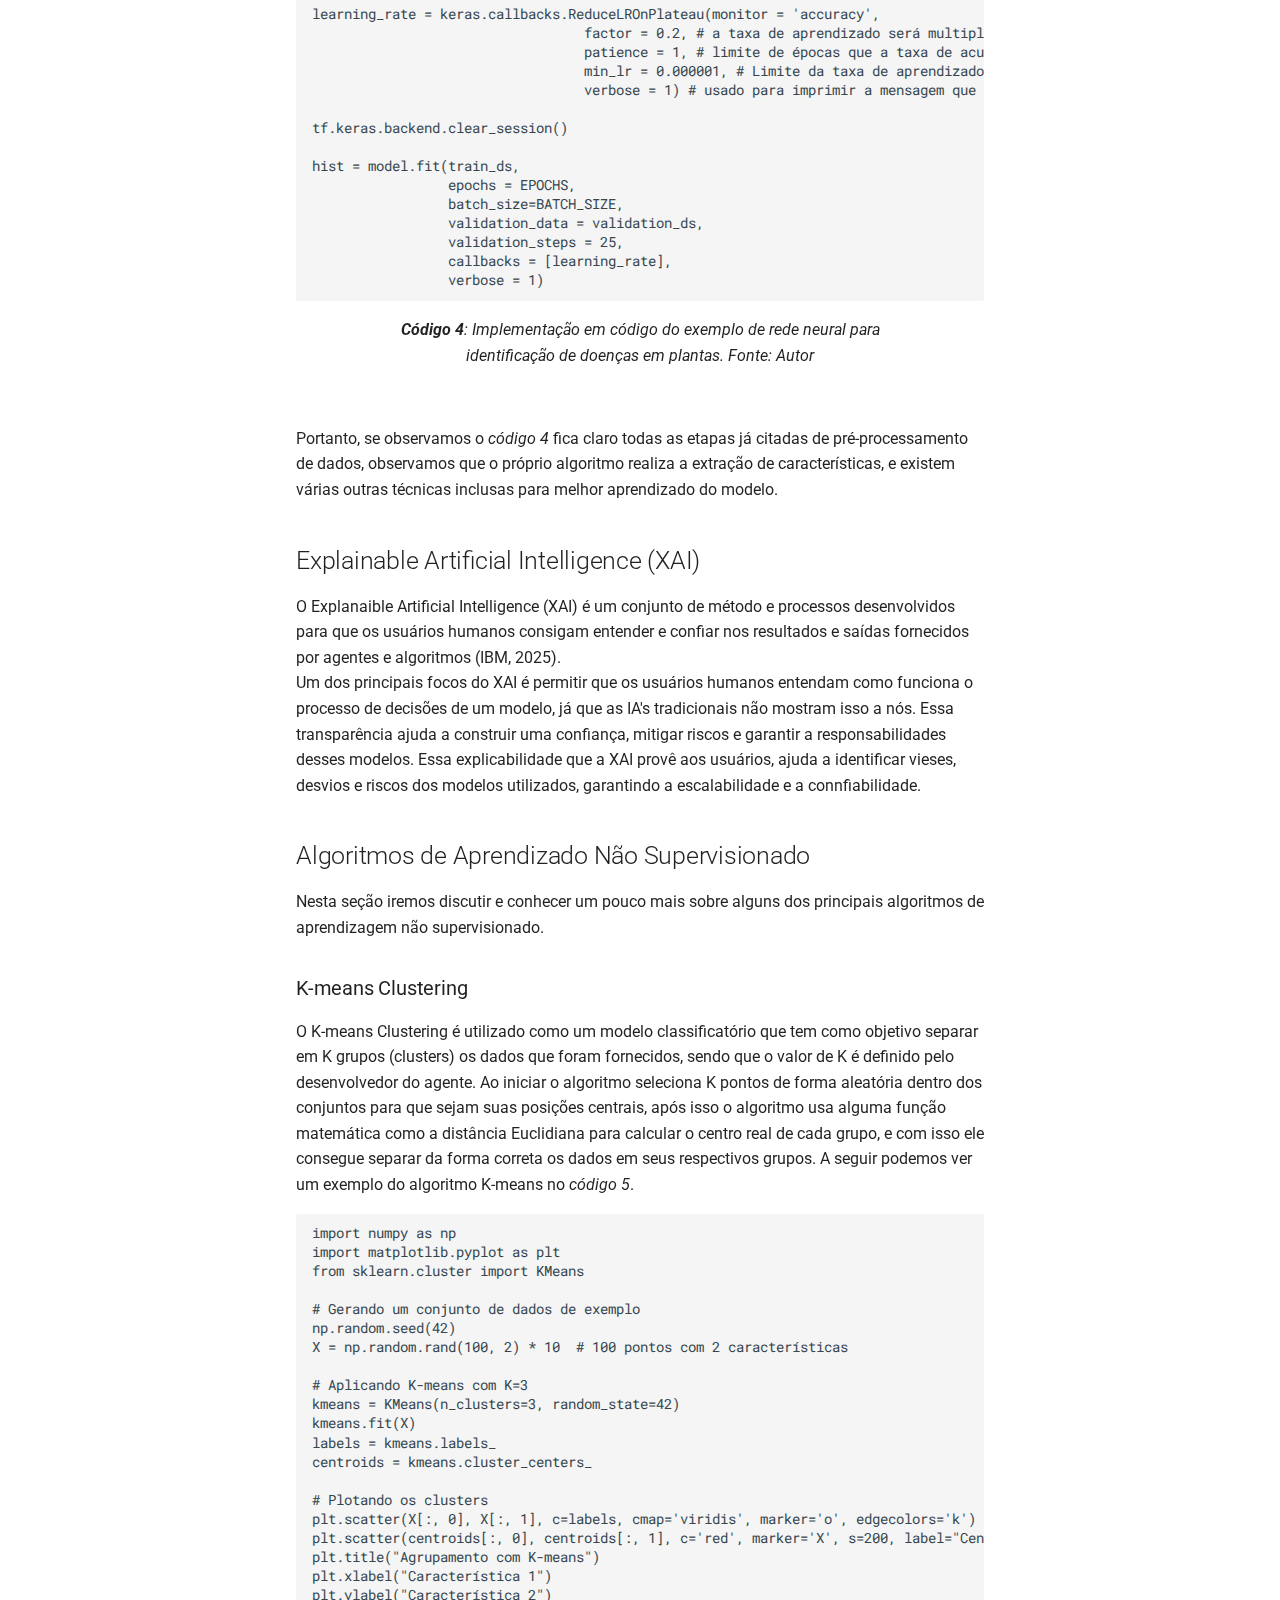
<file: portifolios/portifolio6/index.html>
<!doctype html>
<html lang="en" class="no-js">
  <head>
    
      <meta charset="utf-8">
      <meta name="viewport" content="width=device-width,initial-scale=1">
      
      
      
      
        <link rel="prev" href="../portifolio4/">
      
      
      
      <link rel="icon" href="../../assets/images/favicon.png">
      <meta name="generator" content="mkdocs-1.6.1, mkdocs-material-9.6.4">
    
    
      
        <title>Portifólio 6 - Portifólios Inteligência Artificial</title>
      
    
    
      <link rel="stylesheet" href="../../assets/stylesheets/main.8608ea7d.min.css">
      
      


    
    
      
    
    
      
        
        
        <link rel="preconnect" href="https://fonts.gstatic.com" crossorigin>
        <link rel="stylesheet" href="https://fonts.googleapis.com/css?family=Roboto:300,300i,400,400i,700,700i%7CRoboto+Mono:400,400i,700,700i&display=fallback">
        <style>:root{--md-text-font:"Roboto";--md-code-font:"Roboto Mono"}</style>
      
    
    
      <link rel="stylesheet" href="../../stylesheets/styles.css">
    
    <script>__md_scope=new URL("../..",location),__md_hash=e=>[...e].reduce(((e,_)=>(e<<5)-e+_.charCodeAt(0)),0),__md_get=(e,_=localStorage,t=__md_scope)=>JSON.parse(_.getItem(t.pathname+"."+e)),__md_set=(e,_,t=localStorage,a=__md_scope)=>{try{t.setItem(a.pathname+"."+e,JSON.stringify(_))}catch(e){}}</script>
    
      

    
    
    
  </head>
  
  
    <body dir="ltr">
  
    
    <input class="md-toggle" data-md-toggle="drawer" type="checkbox" id="__drawer" autocomplete="off">
    <input class="md-toggle" data-md-toggle="search" type="checkbox" id="__search" autocomplete="off">
    <label class="md-overlay" for="__drawer"></label>
    <div data-md-component="skip">
      
        
        <a href="#portifolio-6" class="md-skip">
          Skip to content
        </a>
      
    </div>
    <div data-md-component="announce">
      
    </div>
    
    
      

<header class="md-header" data-md-component="header">
  <nav class="md-header__inner md-grid" aria-label="Header">
    <a href="../.." title="Portifólios Inteligência Artificial" class="md-header__button md-logo" aria-label="Portifólios Inteligência Artificial" data-md-component="logo">
      
  
  <svg xmlns="http://www.w3.org/2000/svg" viewBox="0 0 24 24"><path d="M12 8a3 3 0 0 0 3-3 3 3 0 0 0-3-3 3 3 0 0 0-3 3 3 3 0 0 0 3 3m0 3.54C9.64 9.35 6.5 8 3 8v11c3.5 0 6.64 1.35 9 3.54 2.36-2.19 5.5-3.54 9-3.54V8c-3.5 0-6.64 1.35-9 3.54"/></svg>

    </a>
    <label class="md-header__button md-icon" for="__drawer">
      
      <svg xmlns="http://www.w3.org/2000/svg" viewBox="0 0 24 24"><path d="M3 6h18v2H3zm0 5h18v2H3zm0 5h18v2H3z"/></svg>
    </label>
    <div class="md-header__title" data-md-component="header-title">
      <div class="md-header__ellipsis">
        <div class="md-header__topic">
          <span class="md-ellipsis">
            Portifólios Inteligência Artificial
          </span>
        </div>
        <div class="md-header__topic" data-md-component="header-topic">
          <span class="md-ellipsis">
            
              Portifólio 6
            
          </span>
        </div>
      </div>
    </div>
    
    
      <script>var palette=__md_get("__palette");if(palette&&palette.color){if("(prefers-color-scheme)"===palette.color.media){var media=matchMedia("(prefers-color-scheme: light)"),input=document.querySelector(media.matches?"[data-md-color-media='(prefers-color-scheme: light)']":"[data-md-color-media='(prefers-color-scheme: dark)']");palette.color.media=input.getAttribute("data-md-color-media"),palette.color.scheme=input.getAttribute("data-md-color-scheme"),palette.color.primary=input.getAttribute("data-md-color-primary"),palette.color.accent=input.getAttribute("data-md-color-accent")}for(var[key,value]of Object.entries(palette.color))document.body.setAttribute("data-md-color-"+key,value)}</script>
    
    
    
      <label class="md-header__button md-icon" for="__search">
        
        <svg xmlns="http://www.w3.org/2000/svg" viewBox="0 0 24 24"><path d="M9.5 3A6.5 6.5 0 0 1 16 9.5c0 1.61-.59 3.09-1.56 4.23l.27.27h.79l5 5-1.5 1.5-5-5v-.79l-.27-.27A6.52 6.52 0 0 1 9.5 16 6.5 6.5 0 0 1 3 9.5 6.5 6.5 0 0 1 9.5 3m0 2C7 5 5 7 5 9.5S7 14 9.5 14 14 12 14 9.5 12 5 9.5 5"/></svg>
      </label>
      <div class="md-search" data-md-component="search" role="dialog">
  <label class="md-search__overlay" for="__search"></label>
  <div class="md-search__inner" role="search">
    <form class="md-search__form" name="search">
      <input type="text" class="md-search__input" name="query" aria-label="Search" placeholder="Search" autocapitalize="off" autocorrect="off" autocomplete="off" spellcheck="false" data-md-component="search-query" required>
      <label class="md-search__icon md-icon" for="__search">
        
        <svg xmlns="http://www.w3.org/2000/svg" viewBox="0 0 24 24"><path d="M9.5 3A6.5 6.5 0 0 1 16 9.5c0 1.61-.59 3.09-1.56 4.23l.27.27h.79l5 5-1.5 1.5-5-5v-.79l-.27-.27A6.52 6.52 0 0 1 9.5 16 6.5 6.5 0 0 1 3 9.5 6.5 6.5 0 0 1 9.5 3m0 2C7 5 5 7 5 9.5S7 14 9.5 14 14 12 14 9.5 12 5 9.5 5"/></svg>
        
        <svg xmlns="http://www.w3.org/2000/svg" viewBox="0 0 24 24"><path d="M20 11v2H8l5.5 5.5-1.42 1.42L4.16 12l7.92-7.92L13.5 5.5 8 11z"/></svg>
      </label>
      <nav class="md-search__options" aria-label="Search">
        
        <button type="reset" class="md-search__icon md-icon" title="Clear" aria-label="Clear" tabindex="-1">
          
          <svg xmlns="http://www.w3.org/2000/svg" viewBox="0 0 24 24"><path d="M19 6.41 17.59 5 12 10.59 6.41 5 5 6.41 10.59 12 5 17.59 6.41 19 12 13.41 17.59 19 19 17.59 13.41 12z"/></svg>
        </button>
      </nav>
      
    </form>
    <div class="md-search__output">
      <div class="md-search__scrollwrap" tabindex="0" data-md-scrollfix>
        <div class="md-search-result" data-md-component="search-result">
          <div class="md-search-result__meta">
            Initializing search
          </div>
          <ol class="md-search-result__list" role="presentation"></ol>
        </div>
      </div>
    </div>
  </div>
</div>
    
    
  </nav>
  
</header>
    
    <div class="md-container" data-md-component="container">
      
      
        
          
            
<nav class="md-tabs" aria-label="Tabs" data-md-component="tabs">
  <div class="md-grid">
    <ul class="md-tabs__list">
      
        
  
  
  
    
    
      <li class="md-tabs__item">
        <a href="../.." class="md-tabs__link">
          
  
  Home

        </a>
      </li>
    
  

      
        
  
  
  
    <li class="md-tabs__item">
      <a href="../portifolio1/" class="md-tabs__link">
        
  
    
  
  Portifólio 1

      </a>
    </li>
  

      
        
  
  
  
    <li class="md-tabs__item">
      <a href="../portifolio2/" class="md-tabs__link">
        
  
    
  
  Portifólio 2

      </a>
    </li>
  

      
        
  
  
  
    <li class="md-tabs__item">
      <a href="../portifolio3/" class="md-tabs__link">
        
  
    
  
  Portifólio 3

      </a>
    </li>
  

      
        
  
  
  
    <li class="md-tabs__item">
      <a href="../portifolio4/" class="md-tabs__link">
        
  
    
  
  Portifólio 4

      </a>
    </li>
  

      
        
  
  
    
  
  
    <li class="md-tabs__item md-tabs__item--active">
      <a href="./" class="md-tabs__link">
        
  
    
  
  Portifólio 6

      </a>
    </li>
  

      
    </ul>
  </div>
</nav>
          
        
      
      <main class="md-main" data-md-component="main">
        <div class="md-main__inner md-grid">
          
            
              
              <div class="md-sidebar md-sidebar--primary" data-md-component="sidebar" data-md-type="navigation" >
                <div class="md-sidebar__scrollwrap">
                  <div class="md-sidebar__inner">
                    


  


<nav class="md-nav md-nav--primary md-nav--lifted" aria-label="Navigation" data-md-level="0">
  <label class="md-nav__title" for="__drawer">
    <a href="../.." title="Portifólios Inteligência Artificial" class="md-nav__button md-logo" aria-label="Portifólios Inteligência Artificial" data-md-component="logo">
      
  
  <svg xmlns="http://www.w3.org/2000/svg" viewBox="0 0 24 24"><path d="M12 8a3 3 0 0 0 3-3 3 3 0 0 0-3-3 3 3 0 0 0-3 3 3 3 0 0 0 3 3m0 3.54C9.64 9.35 6.5 8 3 8v11c3.5 0 6.64 1.35 9 3.54 2.36-2.19 5.5-3.54 9-3.54V8c-3.5 0-6.64 1.35-9 3.54"/></svg>

    </a>
    Portifólios Inteligência Artificial
  </label>
  
  <ul class="md-nav__list" data-md-scrollfix>
    
      
      
  
  
  
  
    
    
    
      
      
        
      
    
    
    <li class="md-nav__item md-nav__item--nested">
      
        
        
        <input class="md-nav__toggle md-toggle " type="checkbox" id="__nav_1" >
        
          
          <label class="md-nav__link" for="__nav_1" id="__nav_1_label" tabindex="0">
            
  
  <span class="md-ellipsis">
    Home
    
  </span>
  

            <span class="md-nav__icon md-icon"></span>
          </label>
        
        <nav class="md-nav" data-md-level="1" aria-labelledby="__nav_1_label" aria-expanded="false">
          <label class="md-nav__title" for="__nav_1">
            <span class="md-nav__icon md-icon"></span>
            Home
          </label>
          <ul class="md-nav__list" data-md-scrollfix>
            
              
                
  
  
  
  
    <li class="md-nav__item">
      <a href="../.." class="md-nav__link">
        
  
  <span class="md-ellipsis">
    Sobre os Portifólios
    
  </span>
  

      </a>
    </li>
  

              
            
          </ul>
        </nav>
      
    </li>
  

    
      
      
  
  
  
  
    <li class="md-nav__item">
      <a href="../portifolio1/" class="md-nav__link">
        
  
  <span class="md-ellipsis">
    Portifólio 1
    
  </span>
  

      </a>
    </li>
  

    
      
      
  
  
  
  
    <li class="md-nav__item">
      <a href="../portifolio2/" class="md-nav__link">
        
  
  <span class="md-ellipsis">
    Portifólio 2
    
  </span>
  

      </a>
    </li>
  

    
      
      
  
  
  
  
    <li class="md-nav__item">
      <a href="../portifolio3/" class="md-nav__link">
        
  
  <span class="md-ellipsis">
    Portifólio 3
    
  </span>
  

      </a>
    </li>
  

    
      
      
  
  
  
  
    <li class="md-nav__item">
      <a href="../portifolio4/" class="md-nav__link">
        
  
  <span class="md-ellipsis">
    Portifólio 4
    
  </span>
  

      </a>
    </li>
  

    
      
      
  
  
    
  
  
  
    <li class="md-nav__item md-nav__item--active">
      
      <input class="md-nav__toggle md-toggle" type="checkbox" id="__toc">
      
      
      
        <label class="md-nav__link md-nav__link--active" for="__toc">
          
  
  <span class="md-ellipsis">
    Portifólio 6
    
  </span>
  

          <span class="md-nav__icon md-icon"></span>
        </label>
      
      <a href="./" class="md-nav__link md-nav__link--active">
        
  
  <span class="md-ellipsis">
    Portifólio 6
    
  </span>
  

      </a>
      
        

<nav class="md-nav md-nav--secondary" aria-label="Table of contents">
  
  
  
  
    <label class="md-nav__title" for="__toc">
      <span class="md-nav__icon md-icon"></span>
      Table of contents
    </label>
    <ul class="md-nav__list" data-md-component="toc" data-md-scrollfix>
      
        <li class="md-nav__item">
  <a href="#portifolio-6" class="md-nav__link">
    <span class="md-ellipsis">
      Portifólio 6
    </span>
  </a>
  
</li>
      
        <li class="md-nav__item">
  <a href="#aprendizado-de-maquina" class="md-nav__link">
    <span class="md-ellipsis">
      Aprendizado de Máquina
    </span>
  </a>
  
    <nav class="md-nav" aria-label="Aprendizado de Máquina">
      <ul class="md-nav__list">
        
          <li class="md-nav__item">
  <a href="#resumo" class="md-nav__link">
    <span class="md-ellipsis">
      Resumo
    </span>
  </a>
  
</li>
        
          <li class="md-nav__item">
  <a href="#visao-geral" class="md-nav__link">
    <span class="md-ellipsis">
      Visão Geral
    </span>
  </a>
  
</li>
        
          <li class="md-nav__item">
  <a href="#introducao" class="md-nav__link">
    <span class="md-ellipsis">
      Introdução
    </span>
  </a>
  
</li>
        
          <li class="md-nav__item">
  <a href="#aprendizado-de-maquina_1" class="md-nav__link">
    <span class="md-ellipsis">
      Aprendizado de Máquina
    </span>
  </a>
  
</li>
        
          <li class="md-nav__item">
  <a href="#tipos-de-aprendizados" class="md-nav__link">
    <span class="md-ellipsis">
      Tipos de Aprendizados
    </span>
  </a>
  
    <nav class="md-nav" aria-label="Tipos de Aprendizados">
      <ul class="md-nav__list">
        
          <li class="md-nav__item">
  <a href="#supervisionado" class="md-nav__link">
    <span class="md-ellipsis">
      Supervisionado
    </span>
  </a>
  
</li>
        
          <li class="md-nav__item">
  <a href="#nao-supervisionado" class="md-nav__link">
    <span class="md-ellipsis">
      Não Supervisionado
    </span>
  </a>
  
</li>
        
          <li class="md-nav__item">
  <a href="#reforco" class="md-nav__link">
    <span class="md-ellipsis">
      Reforço
    </span>
  </a>
  
</li>
        
      </ul>
    </nav>
  
</li>
        
          <li class="md-nav__item">
  <a href="#classificacao-e-regressao" class="md-nav__link">
    <span class="md-ellipsis">
      Classificação e Regressão
    </span>
  </a>
  
    <nav class="md-nav" aria-label="Classificação e Regressão">
      <ul class="md-nav__list">
        
          <li class="md-nav__item">
  <a href="#pre-processamento" class="md-nav__link">
    <span class="md-ellipsis">
      Pré-processamento
    </span>
  </a>
  
</li>
        
          <li class="md-nav__item">
  <a href="#extracao-de-caracteristicas" class="md-nav__link">
    <span class="md-ellipsis">
      Extração de Características
    </span>
  </a>
  
</li>
        
          <li class="md-nav__item">
  <a href="#overfitting-e-underfitting" class="md-nav__link">
    <span class="md-ellipsis">
      Overfitting e Underfitting
    </span>
  </a>
  
</li>
        
      </ul>
    </nav>
  
</li>
        
          <li class="md-nav__item">
  <a href="#algoritmos-de-aprendizado-supervisionado" class="md-nav__link">
    <span class="md-ellipsis">
      Algoritmos de Aprendizado Supervisionado
    </span>
  </a>
  
    <nav class="md-nav" aria-label="Algoritmos de Aprendizado Supervisionado">
      <ul class="md-nav__list">
        
          <li class="md-nav__item">
  <a href="#k-nearest-neighbors" class="md-nav__link">
    <span class="md-ellipsis">
      K-Nearest Neighbors
    </span>
  </a>
  
</li>
        
          <li class="md-nav__item">
  <a href="#modelos-lineares" class="md-nav__link">
    <span class="md-ellipsis">
      Modelos Lineares
    </span>
  </a>
  
</li>
        
          <li class="md-nav__item">
  <a href="#classificadores-bayesianos" class="md-nav__link">
    <span class="md-ellipsis">
      Classificadores Bayesianos
    </span>
  </a>
  
</li>
        
      </ul>
    </nav>
  
</li>
        
          <li class="md-nav__item">
  <a href="#redes-neurais-e-aprendizado-profundo" class="md-nav__link">
    <span class="md-ellipsis">
      Redes Neurais e Aprendizado Profundo
    </span>
  </a>
  
</li>
        
          <li class="md-nav__item">
  <a href="#explainable-artificial-intelligence-xai" class="md-nav__link">
    <span class="md-ellipsis">
      Explainable Artificial Intelligence (XAI)
    </span>
  </a>
  
</li>
        
          <li class="md-nav__item">
  <a href="#algoritmos-de-aprendizado-nao-supervisionado" class="md-nav__link">
    <span class="md-ellipsis">
      Algoritmos de Aprendizado Não Supervisionado
    </span>
  </a>
  
    <nav class="md-nav" aria-label="Algoritmos de Aprendizado Não Supervisionado">
      <ul class="md-nav__list">
        
          <li class="md-nav__item">
  <a href="#k-means-clustering" class="md-nav__link">
    <span class="md-ellipsis">
      K-means Clustering
    </span>
  </a>
  
</li>
        
          <li class="md-nav__item">
  <a href="#self-organized-maps" class="md-nav__link">
    <span class="md-ellipsis">
      Self-organized Maps
    </span>
  </a>
  
</li>
        
      </ul>
    </nav>
  
</li>
        
          <li class="md-nav__item">
  <a href="#algoritmos-de-aprendizado-por-reforco" class="md-nav__link">
    <span class="md-ellipsis">
      Algoritmos de Aprendizado por Reforço
    </span>
  </a>
  
    <nav class="md-nav" aria-label="Algoritmos de Aprendizado por Reforço">
      <ul class="md-nav__list">
        
          <li class="md-nav__item">
  <a href="#q-leaning" class="md-nav__link">
    <span class="md-ellipsis">
      Q-Leaning
    </span>
  </a>
  
</li>
        
          <li class="md-nav__item">
  <a href="#deep-q-network" class="md-nav__link">
    <span class="md-ellipsis">
      Deep Q-Network
    </span>
  </a>
  
</li>
        
      </ul>
    </nav>
  
</li>
        
          <li class="md-nav__item">
  <a href="#conclusao" class="md-nav__link">
    <span class="md-ellipsis">
      Conclusão
    </span>
  </a>
  
</li>
        
          <li class="md-nav__item">
  <a href="#referencias" class="md-nav__link">
    <span class="md-ellipsis">
      Referências
    </span>
  </a>
  
</li>
        
      </ul>
    </nav>
  
</li>
      
    </ul>
  
</nav>
      
    </li>
  

    
  </ul>
</nav>
                  </div>
                </div>
              </div>
            
            
              
              <div class="md-sidebar md-sidebar--secondary" data-md-component="sidebar" data-md-type="toc" >
                <div class="md-sidebar__scrollwrap">
                  <div class="md-sidebar__inner">
                    

<nav class="md-nav md-nav--secondary" aria-label="Table of contents">
  
  
  
  
    <label class="md-nav__title" for="__toc">
      <span class="md-nav__icon md-icon"></span>
      Table of contents
    </label>
    <ul class="md-nav__list" data-md-component="toc" data-md-scrollfix>
      
        <li class="md-nav__item">
  <a href="#portifolio-6" class="md-nav__link">
    <span class="md-ellipsis">
      Portifólio 6
    </span>
  </a>
  
</li>
      
        <li class="md-nav__item">
  <a href="#aprendizado-de-maquina" class="md-nav__link">
    <span class="md-ellipsis">
      Aprendizado de Máquina
    </span>
  </a>
  
    <nav class="md-nav" aria-label="Aprendizado de Máquina">
      <ul class="md-nav__list">
        
          <li class="md-nav__item">
  <a href="#resumo" class="md-nav__link">
    <span class="md-ellipsis">
      Resumo
    </span>
  </a>
  
</li>
        
          <li class="md-nav__item">
  <a href="#visao-geral" class="md-nav__link">
    <span class="md-ellipsis">
      Visão Geral
    </span>
  </a>
  
</li>
        
          <li class="md-nav__item">
  <a href="#introducao" class="md-nav__link">
    <span class="md-ellipsis">
      Introdução
    </span>
  </a>
  
</li>
        
          <li class="md-nav__item">
  <a href="#aprendizado-de-maquina_1" class="md-nav__link">
    <span class="md-ellipsis">
      Aprendizado de Máquina
    </span>
  </a>
  
</li>
        
          <li class="md-nav__item">
  <a href="#tipos-de-aprendizados" class="md-nav__link">
    <span class="md-ellipsis">
      Tipos de Aprendizados
    </span>
  </a>
  
    <nav class="md-nav" aria-label="Tipos de Aprendizados">
      <ul class="md-nav__list">
        
          <li class="md-nav__item">
  <a href="#supervisionado" class="md-nav__link">
    <span class="md-ellipsis">
      Supervisionado
    </span>
  </a>
  
</li>
        
          <li class="md-nav__item">
  <a href="#nao-supervisionado" class="md-nav__link">
    <span class="md-ellipsis">
      Não Supervisionado
    </span>
  </a>
  
</li>
        
          <li class="md-nav__item">
  <a href="#reforco" class="md-nav__link">
    <span class="md-ellipsis">
      Reforço
    </span>
  </a>
  
</li>
        
      </ul>
    </nav>
  
</li>
        
          <li class="md-nav__item">
  <a href="#classificacao-e-regressao" class="md-nav__link">
    <span class="md-ellipsis">
      Classificação e Regressão
    </span>
  </a>
  
    <nav class="md-nav" aria-label="Classificação e Regressão">
      <ul class="md-nav__list">
        
          <li class="md-nav__item">
  <a href="#pre-processamento" class="md-nav__link">
    <span class="md-ellipsis">
      Pré-processamento
    </span>
  </a>
  
</li>
        
          <li class="md-nav__item">
  <a href="#extracao-de-caracteristicas" class="md-nav__link">
    <span class="md-ellipsis">
      Extração de Características
    </span>
  </a>
  
</li>
        
          <li class="md-nav__item">
  <a href="#overfitting-e-underfitting" class="md-nav__link">
    <span class="md-ellipsis">
      Overfitting e Underfitting
    </span>
  </a>
  
</li>
        
      </ul>
    </nav>
  
</li>
        
          <li class="md-nav__item">
  <a href="#algoritmos-de-aprendizado-supervisionado" class="md-nav__link">
    <span class="md-ellipsis">
      Algoritmos de Aprendizado Supervisionado
    </span>
  </a>
  
    <nav class="md-nav" aria-label="Algoritmos de Aprendizado Supervisionado">
      <ul class="md-nav__list">
        
          <li class="md-nav__item">
  <a href="#k-nearest-neighbors" class="md-nav__link">
    <span class="md-ellipsis">
      K-Nearest Neighbors
    </span>
  </a>
  
</li>
        
          <li class="md-nav__item">
  <a href="#modelos-lineares" class="md-nav__link">
    <span class="md-ellipsis">
      Modelos Lineares
    </span>
  </a>
  
</li>
        
          <li class="md-nav__item">
  <a href="#classificadores-bayesianos" class="md-nav__link">
    <span class="md-ellipsis">
      Classificadores Bayesianos
    </span>
  </a>
  
</li>
        
      </ul>
    </nav>
  
</li>
        
          <li class="md-nav__item">
  <a href="#redes-neurais-e-aprendizado-profundo" class="md-nav__link">
    <span class="md-ellipsis">
      Redes Neurais e Aprendizado Profundo
    </span>
  </a>
  
</li>
        
          <li class="md-nav__item">
  <a href="#explainable-artificial-intelligence-xai" class="md-nav__link">
    <span class="md-ellipsis">
      Explainable Artificial Intelligence (XAI)
    </span>
  </a>
  
</li>
        
          <li class="md-nav__item">
  <a href="#algoritmos-de-aprendizado-nao-supervisionado" class="md-nav__link">
    <span class="md-ellipsis">
      Algoritmos de Aprendizado Não Supervisionado
    </span>
  </a>
  
    <nav class="md-nav" aria-label="Algoritmos de Aprendizado Não Supervisionado">
      <ul class="md-nav__list">
        
          <li class="md-nav__item">
  <a href="#k-means-clustering" class="md-nav__link">
    <span class="md-ellipsis">
      K-means Clustering
    </span>
  </a>
  
</li>
        
          <li class="md-nav__item">
  <a href="#self-organized-maps" class="md-nav__link">
    <span class="md-ellipsis">
      Self-organized Maps
    </span>
  </a>
  
</li>
        
      </ul>
    </nav>
  
</li>
        
          <li class="md-nav__item">
  <a href="#algoritmos-de-aprendizado-por-reforco" class="md-nav__link">
    <span class="md-ellipsis">
      Algoritmos de Aprendizado por Reforço
    </span>
  </a>
  
    <nav class="md-nav" aria-label="Algoritmos de Aprendizado por Reforço">
      <ul class="md-nav__list">
        
          <li class="md-nav__item">
  <a href="#q-leaning" class="md-nav__link">
    <span class="md-ellipsis">
      Q-Leaning
    </span>
  </a>
  
</li>
        
          <li class="md-nav__item">
  <a href="#deep-q-network" class="md-nav__link">
    <span class="md-ellipsis">
      Deep Q-Network
    </span>
  </a>
  
</li>
        
      </ul>
    </nav>
  
</li>
        
          <li class="md-nav__item">
  <a href="#conclusao" class="md-nav__link">
    <span class="md-ellipsis">
      Conclusão
    </span>
  </a>
  
</li>
        
          <li class="md-nav__item">
  <a href="#referencias" class="md-nav__link">
    <span class="md-ellipsis">
      Referências
    </span>
  </a>
  
</li>
        
      </ul>
    </nav>
  
</li>
      
    </ul>
  
</nav>
                  </div>
                </div>
              </div>
            
          
          
            <div class="md-content" data-md-component="content">
              <article class="md-content__inner md-typeset">
                
                  



<h2 id="portifolio-6">Portifólio 6</h2>
<h1 id="aprendizado-de-maquina">Aprendizado de Máquina</h1>
<p>\vspace{10cm}</p>
<hr />
<p><strong>Autor:</strong> Wildemberg Sales da Silva Junior</p>
<p><strong>Matrícula:</strong> 202017503</p>
<p><strong>Data:</strong> 15/02/2025</p>
<p><strong>Instituição/Universidade:</strong> Universidade de Brasília(UnB)</p>
<p><strong>Disciplina:</strong> Inteligência Artificial - FGA0221</p>
<hr />
<p>\newpage</p>
<h2 id="resumo">Resumo</h2>
<p>Neste artigo foram abordados conceitos fundamentais sobre o aprendizado de máquina, desde a base e do porque da aprendizado de agentes, até sua utilização em problemas reais. Foram abordados de forma simples e direta conceitos complexos para uma facilitação do aprendizado sobre alguns dos temas, e em outros casos, assuntos foram aprofundados para que fosse possível obter um entendimento melhor de assuntos mais complexos. Por fim abordamos alguns dos principais algoritmos de forma detalhada, explicando seu funcionamento e aplicando em código a exemplos.</p>
<h2 id="visao-geral">Visão Geral</h2>
<p>O conteúdo de aprendizado de máquina é rico e muito interessante, os cenários em que costumam ser aplicados, e as oportunidades de aplicações que eles proporcionam para a solução de problemas complexos, enriquecem ainda mais os conteúdos relacionados a IA. Estudar esse conteúdo traz uma visão muito mais prática e funcional do que muito outros campos dentro de inteligência artificial, com esse aspecto, o conteúdo engaja ainda mais o leitor no estudo sobre IA.</p>
<p>\newpage</p>
<h2 id="introducao">Introdução</h2>
<p>Neste artigo iremos discutir sobre o sistema de aprendizado dos agentes inteligentes, seus diferentes algoritmos, e suas características aplicadas à problemas reais do nosso cotidiano, com o foco de nos aprofundarmos cada vez mais no que é o aprendizado de máquina. <br />
Primeiramente devemos entender porquê um agente precisa aprender, e para explicar melhor podemos definir três pilares principais que explicam o motivo do aprendizado, esses pilares são a adaptação a novos cenários, a adaptação a mudanças ao longo do tempo, e por último, a resolução de tarefas complexas (RUSSEL; NORVIG, 2010). Nos tópicos a seguir iremos nos aprofundar nesses pilares fazendo um estudo aprofundado sobre as características dos agentes que aprendem e dos diferentes tipos de aprendizado que eles utilizam, para que ao final possamos ter uma visão completa do que é o aprendizado de máquina.</p>
<h2 id="aprendizado-de-maquina_1">Aprendizado de Máquina</h2>
<p>Como dito anteriormente, um agente inteligente aprende por causa de três pilares bases: a adaptação a novos cenários, a adaptação a mudanças ao longo do tempo, e por último, a resolução de tarefas complexas (RUSSEL; NORVIG, 2010). <br />
Um agente deve estar apto a trabalhar em novos cenários pois os projetistas não podem prever todas as situações possíveis em um problema complexo, por isso é interessante que uma agente aprenda a lidar com as mudanças, e a diferentes resultados ou problemas. Também é necessário que um agente consiga se adaptar a mudanças ao longo do tempo e não se tornar obsoleto no decorrer do tempo, ele deve consigar aprender um conteúdo específico e realizar previsões para o futuro, como por exemplo prever o preço de ações na bolsa de valores. E por último, o agente deve ser capaz de resolver tarefas complexas baseado no seu aprendizado, pois muitas tarefas não são triviais de serem programadas por humanos, algumas requerem meses ou anos para serem realizadas, e com isso, se uma agente aprende a resolver problemas complexos, eles irão transformar tarefas que levam meses para serem concluídas, em tarefas que podem ser resolvidas em dias ou horas até. <br />
Portanto, o aprendizado de um agente vai muito além dele entender o seu problema, e sim conseguir adaptar soluções a novos problemas, prever posíveis novos problemas ou novas soluções baseado no que já realizou, e otimizar o processo de realização de tarefas complexas. Então, um agente que consegue utilizar ao menos um dos pilares discutidos, irá conseguir solucionar milhares de problemas de forma otimizada.
Uma questão que fica é: Como um agente pode aprender? E qual o tipo de aprendizado ele precisa ter para resolver um problema específico? No tópico a seguir iremos explorar mais sobre os tipos de aprendizado que uma agente pode ter, e quais caracteristicas e utilidades que um agente pode obter baseado no seu aprendizado.</p>
<h2 id="tipos-de-aprendizados">Tipos de Aprendizados</h2>
<p>Os tipos de aprendizado que um agente pode realizar está relacionado em sua entradas e saída de dados, com isso devemos compreender as três formas de entradas de dados que são supervisionada, não supervisionada e reforço, e as duas formas de saída retornada pelo agente, que são classificação e regressão.     </p>
<h3 id="supervisionado">Supervisionado</h3>
<p>O aprendizado supervisionado se dá quando o agente, recebe um conjunto de valores que possui pares de entrada-saída e com isso cria uma função que atende a lógica de processar a entrada e retornar a saída. Podemos explicar melhor com um exemplo, imagine que nosso agente tem a responsabilidade de calcular valores de casas baseados em diferentes parâmetros (Não são importantes no momento quais parâmetros), com isso nós fornecemos a esse agente uma série de dados de casas que sabemos suas características e seus valores, com esses dados o agente vai entender os padrões de características (entrada) que fazem a casa ter o valor dela (saída), com isso quando precisarmos que o agente estipule um valor de uma nova casa na região, basta fornecer as características dela à ele, que ele irá retornar o valor estipulado para a casa, tudo isso porquê ele criou uma função que consegue realizar esse tipo de cálculo. A seguir no <em>código 1</em> podemos ver o exemplo de aplicação em código, e a saída dos testes na <em>Imagem 1</em>.</p>
<pre><code class="language-python">import tensorflow as tf
import numpy as np
from keras.models import Sequential
from keras.layers import Dense
import matplotlib.pyplot as plt
from keras.utils import plot_model

data = tf.keras.datasets.boston_housing
(x_train, y_train), (x_test, y_test) = data.load_data()
media = x_train.mean(axis = 0)
desvio = x_train.std(axis = 0)
x_train = (x_train - media) / desvio
x_test = (x_test - media) / desvio

model = Sequential([
    Dense(units = 64, 
        activation = 'relu', 
        input_shape = [13]), 
    Dense(units = 64, 
        activation = 'relu'),
    Dense(units = 1) 
])

model.compile(optimizer = 'adam', 
    loss = 'mse',
    metrics = ['mae'])

history = model.fit(
    x_train,
    y_train,
    epochs = 100, 
    validation_split = 0.2
)

x_new = x_test
y_pred = model.predict(x_new)
# Converter as previsões do modelo para uma lista
y_pred_list = [pred[0] for pred in y_pred]

# Calcular a média dos valores reais
y_test_mean = np.mean(y_test)

# Plotar os valores reais, as previsões do modelo e a linha da média
plt.plot(y_test, label='Valores Reais')
plt.plot(y_pred_list, label='Previsões do Modelo', linestyle='--')
plt.axhline(y_test_mean, color='r', linestyle='-', label='Média dos Valores Reais')
plt.xlabel('Amostras')
plt.ylabel('Preço das Casas')
plt.title('Comparação entre Valores Reais e Previsões do Modelo')
plt.legend()
plt.show()
</code></pre>
<figcaption align="center"><b>Código 1</b>: Implementação em código do exemplo de predição de valores de casas. Fonte: Autor</figcaption>

<p><br/></p>
<p><img alt="" src="../image-1.png" /></p>
<figcaption align="center"><b>Imagem 1</b>: Comparativo dos resultados do exemplo de predição de valores de casas. Fonte: Autor</figcaption>

<h3 id="nao-supervisionado">Não Supervisionado</h3>
<p>O aprendizado não supervisionado acontece quando no conjunto de dados fornecidos ao agente, não existe um par de valores entrada-saída, somente valores de entrada, com isso, o algoritmo fica responsável por fazer a classificação dos dados de forma independente. Um exemplo que pode ser utilizado é um agente aplicado em lojas que analisa os compradores e verifica os diferentes comportamentos de consumo deles. No <em>código 2</em> temos a aplicação do exemplo.</p>
<pre><code class="language-python">import numpy as np
import pandas as pd
import matplotlib.pyplot as plt
from sklearn.cluster import KMeans
from sklearn.preprocessing import StandardScaler

# Criando um conjunto de dados fictício (Renda Anual vs. Pontuação de Gastos)
np.random.seed(42)
clientes = pd.DataFrame({
    'Renda Anual (mil)': np.random.randint(20, 120, 100),  # Entre 20k e 120k
    'Pontuação de Gastos': np.random.randint(1, 100, 100)   # Escala de 1 a 100
})

# Normalizando os dados para melhor performance do K-Means
scaler = StandardScaler()
dados_normalizados = scaler.fit_transform(clientes)

# Aplicando o algoritmo K-Means
kmeans = KMeans(n_clusters=4, random_state=42, n_init=10)
clientes['Cluster'] = kmeans.fit_predict(dados_normalizados)

# Visualizando os clusters
plt.figure(figsize=(8, 6))
plt.scatter(clientes['Renda Anual (mil)'], clientes['Pontuação de Gastos'], 
            c=clientes['Cluster'], cmap='viridis', edgecolors='black', s=80)
plt.scatter(kmeans.cluster_centers_[:, 0] * scaler.scale_[0] + scaler.mean_[0], 
            kmeans.cluster_centers_[:, 1] * scaler.scale_[1] + scaler.mean_[1], 
            c='red', marker='X', s=200, label='Centroides')

plt.xlabel('Renda Anual (mil)')
plt.ylabel('Pontuação de Gastos')
plt.title('Segmentação de Clientes com K-Means')
plt.legend()
plt.show()

# Exibir os primeiros registros com os clusters atribuídos
print(clientes.head())

</code></pre>
<figcaption align="center"><b>Código 2</b>: Implementação em código do exemplo de classificação de compradores. Fonte: OPENAI. Assistente Virtual ChatGPT, 2025</figcaption>

<p><br/></p>
<p><img alt="" src="../image-2.png" /></p>
<figcaption align="center"><b>Imagem 2</b>: Exemplo de saída do algoritmo de análise de compradores. Fonte: Autor</figcaption>

<h3 id="reforco">Reforço</h3>
<p>O aprendizado por reforço é diferentes dos outros aprendizados já citados, neste modelo o agente aprende baseado em tentativas e erros interagindo com o ambiente em que está cituado, com isso, ele executa uma série de ações em busca de recompensa, mas caso ele faça algo "errado", ele recebe uma punição que corrige seus próximos passos. Um exemplo de agente que aprende com esse modelo é um agente que trabalha com compra, venda e mantimento de ações no mercado financeiro, onde sua recompensa é ter lucro, e sua punição é ter prejuízo. No <em>código 3</em> podemos ter um exemplo com dados simulados para entendermos a dinâmica do agente, e na <em>imagem 3</em> o resultado da evolução do saldo que o agente coordenava.</p>
<pre><code class="language-python">import numpy as np
import random
import matplotlib.pyplot as plt

# Simulação de preços de ações (100 dias)
np.random.seed(42)
precos = np.cumsum(np.random.randn(100) * 2 + 100)  # Criando preços fictícios

# Parâmetros do Q-Learning
acoes = [0, 1, 2]  # 0: Manter, 1: Comprar, 2: Vender
q_table = np.zeros((100, len(acoes)))  # Tabela Q inicializada com zeros
gamma = 0.95  # Fator de desconto
alpha = 0.1   # Taxa de aprendizado
epsilon = 1.0  # Exploração inicial
epsilon_decay = 0.995  # Decaimento da exploração
episodios = 500  # Número de episódios

# Treinamento do agente
for episodio in range(episodios):
    saldo = 1000  # Saldo inicial
    acao_atual = None
    for dia in range(len(precos) - 1):
        estado = dia
        if random.uniform(0, 1) &lt; epsilon:
            acao = random.choice(acoes)  # Exploração
        else:
            acao = np.argmax(q_table[estado])  # Exploração baseada na Tabela Q

        # Definição da recompensa
        recompensa = 0
        if acao == 1 and saldo &gt;= precos[dia]:  # Comprar
            acao_atual = precos[dia]
            saldo -= precos[dia]
        elif acao == 2 and acao_atual is not None:  # Vender
            recompensa = precos[dia] - acao_atual  # Lucro ou prejuízo
            saldo += precos[dia]
            acao_atual = None

        proximo_estado = min(dia + 1, len(precos) - 1)
        q_table[estado, acao] = (1 - alpha) * q_table[estado, acao] + \
            alpha * (recompensa + gamma * np.max(q_table[proximo_estado]))

    epsilon *= epsilon_decay  # Redução da exploração

# Teste do agente treinado
saldo = 1000
acao_atual = None
lucros = []
for dia in range(len(precos) - 1):
    estado = dia
    acao = np.argmax(q_table[estado])  # Escolha a melhor ação

    if acao == 1 and saldo &gt;= precos[dia]:  # Comprar
        acao_atual = precos[dia]
        saldo -= precos[dia]
    elif acao == 2 and acao_atual is not None:  # Vender
        saldo += precos[dia]
        acao_atual = None

    lucros.append(saldo)

# Plotando os preços e os ganhos
plt.figure(figsize=(10, 5))
plt.plot(precos, label=&quot;Preço da Ação&quot;)
plt.xlabel(&quot;Dias&quot;)
plt.ylabel(&quot;Preço&quot;)
plt.legend()
plt.title(&quot;Simulação de Preços de Ações&quot;)
plt.show()

plt.figure(figsize=(10, 5))
plt.plot(lucros, label=&quot;Saldo do Agente&quot;)
plt.xlabel(&quot;Dias&quot;)
plt.ylabel(&quot;Saldo ($)&quot;)
plt.legend()
plt.title(&quot;Evolução do Saldo do Agente&quot;)
plt.show()
</code></pre>
<figcaption align="center"><b>Código 3</b>: Implementação em código do exemplo de um agente que atua no mercado financeiro. Fonte: OPENAI. Assistente Virtual ChatGPT, 2025</figcaption>

<p><img alt="" src="../image-3.png" /></p>
<figcaption align="center"><b>Imagem 3</b>: Gráficos sobre a simulação dos preços de ações e da evolução de saldo realizada pelo agente. Fonte: OPENAI. Assistente Virtual ChatGPT, 2025</figcaption>

<h2 id="classificacao-e-regressao">Classificação e Regressão</h2>
<p>Como dito anteriormente, os agentes que aprendem, podem ter sua saída de duas formas, essas formas são a classificação e a regressão. <br />
A classificação se refere quando um agente tem uma saída com valores finitos, como por exemplo, o agente deve falar qual o clima no momento, sendo que sua saída só pode assumir três valores (ensolarado, nublado, chuvoso). E já a regressão, o agente deve retornar um número como saída, por exemplo, ele deve avaliar o custo de uma casa, baseado nos dados de valores das casas vizinhas a que está sendo analizada.   <br />
Ao nos aprofundarmos sobre os sistemas de classificação e regressão, temos alguns detalhes que devem ser entendidos para compreender características sobre como funciona alguns processos pré-treinamento do modelo, e pós treinamento também, nesse sentido podemos citar o pré-processamento de dados, a extração de características, e alguns problemas derivados do resultado do treinamento que são o overfeeting e o underfeeting.</p>
<h3 id="pre-processamento">Pré-processamento</h3>
<p>Quando vamos treinar um agente, devemos ter um cuidado com o dataset (conjunto de dados do treinamento) que iremos utilizar para o treinamento, é importante explorar o dataset em busca de problemas que podem causar erros ou atrapalhar o nosso treinamento. Alguns do pré-processamentos que podemos realizar dentro de um dataset é retirar dados incorretos, vazios, ou muito poluídos (no caso de imagens com muito conteúdo), pode ser realizado também ajustes de normalização e/ou escalonamento que faz com que os dados fiquem com um padrão melhor que ajuda no treinamento e evita erros muito altos. Portanto, existem diversas técnicas de pré-processamento que auxiliam o processo de treinamento do agente, aumento o conhecimento do agente sobre o dataset.</p>
<h3 id="extracao-de-caracteristicas">Extração de Características</h3>
<p>O processo de extração de características é um processo que transforma os dados "brutos" em dados "lapidados", ou seja, pegamos dados da forma que chegam pelo dataset, tratamos eles e tornamos eles dados utilizáveis pelo modelo. É importante entender que o processo de extração pode ser realizado tanto pelo desenvolvedor do agente, quanto pelo próprio agente. Quando feito pelo desenvolvedor, se realiza esse processo já citado de forma manual, tranformando os dados em algo melhorado e mais performático. Quando realizado pelo agente, costuma acontecer quando está sendo utilizado redes neurais ou deep leaning que são modelos mais complexos de treinamento, um exemplo disso é quando utilizamos redes convulocionais (CNN) que fazem a extração de características de forma independente em imagens por exemplo.</p>
<h3 id="overfitting-e-underfitting">Overfitting e Underfitting</h3>
<p>Durante o treinamento, o agente aprende o máximo de características possíveis e reconhece os padrões necessários para a classificação de um dado, mas, o aprendizado excessivo de determinada características pode causar problemas ao agente gerando um Overfitting, como aprender muitos ruídos ou dados irregulares não tratados, que ao final, o modelo se sai perfeito durante os testes do treinamento com uma acurácia por volta dos 100%, mas ao tentar utilizar novos dados ele não consegue processar ou classificar. Já quando o modelo não consegue entender os dados fornecidos e não percebe os padrões dos dados para entendê-lo, isso é um Underfitting, ou seja, o agente não conseguiu aprender nada com o dataset fornecido.</p>
<h2 id="algoritmos-de-aprendizado-supervisionado">Algoritmos de Aprendizado Supervisionado</h2>
<p>Nesta seção iremos analisar alguns algoritmos de aprendizado supervisionado, e entenderemos algumas aplicações possíveis para esses modelos.</p>
<h3 id="k-nearest-neighbors">K-Nearest Neighbors</h3>
<p>O algoritmo K-Nearest Neighbors é um algoritmo que classifica um determinado dado baseado na quantidade de "vizinhos" próximos a ele. Explicando o algoritmo de maneira mais simples, primeiro você escolhe um K que será a quantidade de "vizinhos" que serão analisados, após isso, o algoritmo irá mapear os dados e verificar os K "vizinhos" mais próximos desse dado (os vizinhos serão os outros dados já classificados), com isso, o algoritmo se utiliza da distância euclidiana por exemplo, para encontrar a distância entre o dado que está sendo analisado e os K vizinhos mais próximos, ao final, pensando em um mapeamento onde só existe duas classificações 0 e 1 (binária), se o dado analisado tiver a maior parte dos vizinhos perto dentro da zona de 0, então ele será provavelmente 0, se não, ele será 1. </p>
<h3 id="modelos-lineares">Modelos Lineares</h3>
<p>Modelos lineares são algoritmos que usa equações matemáticas para relacionamento de variáveis, com o intuito de conseguir prever um resultado baseado em 1 ou mais características dos dados fornecidos, desta forma, ela cria pesos para cada uma das características para no final poder generalizar essa função para outros valores que receber. <br />
Existem dois tipos de modelos lineares, um de regressão linear e o outro de regressão logística. O de regressão linear é mais utilizado quando queremos prever um valor específico baseado nos dados de entrada. Já a regressão logística é mais utilizada quando queremos classificar dados, como no caso citado anteriormente da análise de compradores de uma loja.</p>
<h3 id="classificadores-bayesianos">Classificadores Bayesianos</h3>
<p>Os classificadores Bayesianos funcionam basicamente da mesma forma que os modelos lineares de regressão logística, sua grande diferença é que eles se utilizam do teorema de Bayes que ao final irá retornar a probabilidade do dado fornecido pertencer a uma determinada classe. Ele também supõe que os dados são independentes em seu conjunto, onde muitas vezes isso não é realidade, o que pode causar problemas em suas avaliações. Em contra partida a esse "problema" que ele possui, ele é muito rápido em seu treinamento, principalmente em grandes conjuntos de dados.</p>
<h2 id="redes-neurais-e-aprendizado-profundo">Redes Neurais e Aprendizado Profundo</h2>
<p>As redes neurais são um conjunto de modelos e algoritmos que simulam uma rede de neurônios assim como no cérebro humano, todos as camadas do modelo são interconectadas, sendo todos os neurônios sendo conectados a todos os outros neurônios da camada anterior e da camada seguinte, isso é uma das características que tornam esse tipo de algoritmo extremamente complexo e eficiente. <br />
Um exemplo de rede neural é as redes convulocionais, esses tipos de redes costumam criar algo parecido com a <em>imagem 4</em>, onde cada círculo representa um neurônio e cada neurônio é conectado a todos da camada anterior e posterior.</p>
<p><img alt="" src="../image-4.png" /></p>
<figcaption align="center"><b>Imagem 4</b>: Gráficos sobre a simulação dos preços de ações e da evolução de saldo realizada pelo agente. Fonte: Olhar Digital. Disponível em <a href="https://olhardigital.com.br/2023/05/09/pro/redes-neurais-o-que-sao-e-para-que-servem/">olhardigital.com.br</a></figcaption>

<p><br/></p>
<p>Um exemplo que reforça o entendimento de uma rede neural convulocional, é um algoritmo que recebe a imagem de uma planta e que retorna a doença que ela possui. Esse algoritmo recebe como dado um par de entrada-saída, sendo no caso uma imagem e uma label que representa a doença presente na imagem, e ao final retorna a probabilidade das doenças que podem estar presentes na planta. A seguir no <em>código 4</em> podemos ver um exemplo aplicado deste algoritmo.</p>
<pre><code class="language-python">import tensorflow_datasets as tfds
from math import sqrt
import pandas as pd
import numpy as np
from numpy import mean
import tensorflow as tf
import tensorflow_hub as hub
from tensorflow.keras import models, layers
from keras.optimizers.legacy import Adam
from tensorflow.keras.metrics import BinaryAccuracy, TruePositives, TrueNegatives, FalsePositives, FalseNegatives, PrecisionAtRecall, SensitivityAtSpecificity, SpecificityAtSensitivity, Recall
import keras
from tensorflow.keras.models import load_model
from keras.preprocessing.image import ImageDataGenerator, load_img, img_to_array
import matplotlib.pyplot as plt
import seaborn as sns
from google.colab import files

IMAGE_SIZE=128
BATCH_SIZE=8
CHANNELS=3
EPOCHS=30

METRICS = [keras.metrics.CategoricalAccuracy(name = 'accuracy'),
           keras.metrics.TruePositives(thresholds = 0.50, name = 'tp'),
           keras.metrics.TrueNegatives(thresholds = 0.50, name = 'tn'),
           keras.metrics.FalsePositives(thresholds = 0.50, name = 'fp'),
           keras.metrics.FalseNegatives(thresholds = 0.50, name = 'fn'),
           keras.metrics.PrecisionAtRecall(recall = 0.50, name = 'precision'),
           keras.metrics.SensitivityAtSpecificity(0.50, name = 'sensitivity'),
           keras.metrics.SpecificityAtSensitivity(sensitivity = 0.50,
                                                  name = 'specificity'),
           keras.metrics.Recall(name='recall')]

tf.keras.backend.clear_session() # Limpar o CACHE da seção
(ds_train), info = tfds.load('plant_village', split='train', with_info=True)

ds = tf.keras.preprocessing.image_dataset_from_directory(&quot;/root/tensorflow_datasets/downloads/extracted/ZIP.data.mend.com_publ-file_data_tywb_file_d565-c1rDQyRTmE0CqGGXmH53WlQp0NWefMfDW89aj1A0m5D_A/Plant_leave_diseases_dataset_without_augmentation&quot;,
                                                         shuffle=True,
                                                         image_size=(IMAGE_SIZE,IMAGE_SIZE),
                                                         batch_size=BATCH_SIZE)

class_name = ds.class_names
ds = ds.shuffle(buffer_size=1000, seed=12)
ds = ds.take(int(len(ds)/2))
train_size = 0.8
train_size = int(len(ds)*train_size)
train_ds = ds.take(train_size)
test_ds = ds.skip(int(train_size))
test_size = int(len(test_ds)*0.5)
validation_ds = test_ds.take(test_size)
test_ds = test_ds.skip(test_size)

train_ds = train_ds.cache().shuffle(1000).prefetch(buffer_size=tf.data.AUTOTUNE)
validation_ds = validation_ds.cache().shuffle(1000).prefetch(buffer_size=tf.data.AUTOTUNE)
test_ds = test_ds.cache().shuffle(1000).prefetch(buffer_size=tf.data.AUTOTUNE)

resize_rescaling = tf.keras.Sequential([
    layers.experimental.preprocessing.Resizing(*IMAGE_SIZE),
    layers.experimental.preprocessing.Rescaling(1.0/255)
])
data_augmentation = tf.keras.Sequential([
  layers.experimental.preprocessing.RandomFlip(&quot;horizontal_and_vertical&quot;),
  layers.experimental.preprocessing.RandomRotation(0.2),
])

nClasses = 39
# Aplicando a função de geração das variações das imagens e ajuste do tamanho e escala das imagens nos conjuntos de treinamento e validação
def preprocess_image(image, label):
    image = resize_rescaling(image)
    image = data_augmentation(image)
    label = tf.one_hot(tf.cast(label, tf.int32), depth=nClasses)
    return image, label

train_ds = train_ds.map(preprocess_image).prefetch(buffer_size=tf.data.AUTOTUNE)

validation_ds = validation_ds.map(
    lambda x, y: (resize_rescaling(x), tf.one_hot(tf.cast(y, tf.int32), depth=nClasses))
).prefetch(buffer_size=tf.data.AUTOTUNE)

test_ds = test_ds.map(
    lambda x, y: (resize_rescaling(x), tf.one_hot(tf.cast(y, tf.int32), depth=nClasses))
).prefetch(buffer_size=tf.data.AUTOTUNE)

inputShape = (IMAGE_SIZE, IMAGE_SIZE, CHANNELS)

# Definição da arquitetura do modelo
model = models.Sequential()

model.add(layers.Conv2D(filters = 64,
                kernel_size = (3, 3),
                input_shape = inputShape,
                activation = 'relu'))

model.add(layers.BatchNormalization()) # Polimento dos dados usando normalização

model.add(layers.MaxPooling2D(pool_size = (2, 2))) # reduz a dimensão dos mapas de características

model.add(layers.Conv2D(filters = 256,
                kernel_size = (3, 3),
                activation = 'relu'))

model.add(layers.Conv2D(filters = 256,
                kernel_size = (3, 3),
                activation = 'relu'))

model.add(layers.BatchNormalization())

model.add(layers.MaxPooling2D(pool_size = (2, 2)))
# Fim da alimentação do modelo e extração de características

# Ínicio do treinamento do modelo
model.add(layers.Flatten()) #achatamento para a próxima camada para encontrar os melhores pesos

model.add(layers.Dense(units = 256,
                activation = 'relu'))

model.add(layers.Dropout(0.2))

model.add(layers.Dense(units = 256,
                activation = 'relu'))

model.add(layers.Dropout(0.2))

model.add(layers.Dense(units = 128,
                activation = 'relu'))

model.add(layers.Dense(units = nClasses,
                activation = 'softmax'))

optimizer = Adam(learning_rate=0.001, beta_1=0.9, beta_2=0.999, epsilon=0.1, decay=0.0)

# Compilação do Modelo
model.compile(loss = keras.losses.categorical_crossentropy,
              optimizer = optimizer,
              metrics = METRICS)

learning_rate = keras.callbacks.ReduceLROnPlateau(monitor = 'accuracy',
                                  factor = 0.2, # a taxa de aprendizado será multiplicada por 0.2 sempre que as condições forem satisfeitas
                                  patience = 1, # limite de épocas que a taxa de acurácio pode não melhorar, caso ultrapasse, a taxa de aprendizado é reduzida
                                  min_lr = 0.000001, # Limite da taxa de aprendizado, ela não irá diminuir mais que isso
                                  verbose = 1) # usado para imprimir a mensagem que a taxa foi modificada

tf.keras.backend.clear_session()

hist = model.fit(train_ds,
                 epochs = EPOCHS,
                 batch_size=BATCH_SIZE,
                 validation_data = validation_ds,
                 validation_steps = 25,
                 callbacks = [learning_rate],
                 verbose = 1)
</code></pre>
<figcaption align="center"><b>Código 4</b>: Implementação em código do exemplo de rede neural para identificação de doenças em plantas. Fonte: Autor</figcaption>

<p><br/></p>
<p>Portanto, se observamos o <em>código 4</em> fica claro todas as etapas já citadas de pré-processamento de dados, observamos que o próprio algoritmo realiza a extração de características, e existem várias outras técnicas inclusas para melhor aprendizado do modelo.</p>
<h2 id="explainable-artificial-intelligence-xai">Explainable Artificial Intelligence (XAI)</h2>
<p>O Explanaible Artificial Intelligence (XAI) é um conjunto de método e processos desenvolvidos para que os usuários humanos consigam entender e confiar nos resultados e saídas fornecidos por agentes e algoritmos (IBM, 2025). <br />
Um dos principais focos do XAI é permitir que os usuários humanos entendam como funciona o processo de decisões de um modelo, já que as IA's tradicionais não mostram isso a nós. Essa transparência ajuda a construir uma confiança, mitigar riscos e garantir a responsabilidades desses modelos. Essa explicabilidade que a XAI provê aos usuários, ajuda a identificar vieses, desvios e riscos dos modelos utilizados, garantindo a escalabilidade e a connfiabilidade.</p>
<h2 id="algoritmos-de-aprendizado-nao-supervisionado">Algoritmos de Aprendizado Não Supervisionado</h2>
<p>Nesta seção iremos discutir e conhecer um pouco mais sobre alguns dos principais algoritmos de aprendizagem não supervisionado.</p>
<h3 id="k-means-clustering">K-means Clustering</h3>
<p>O K-means Clustering é utilizado como um modelo classificatório que tem como objetivo separar em K grupos (clusters) os dados que foram fornecidos, sendo que o valor de K é definido pelo desenvolvedor do agente. Ao iniciar o algoritmo seleciona K pontos de forma aleatória dentro dos conjuntos para que sejam suas posições centrais, após isso o algoritmo usa alguma função matemática como a distância Euclidiana para calcular o centro real de cada grupo, e com isso ele consegue separar da forma correta os dados em seus respectivos grupos. A seguir podemos ver um exemplo do algoritmo K-means no <em>código 5</em>.</p>
<pre><code class="language-python">import numpy as np
import matplotlib.pyplot as plt
from sklearn.cluster import KMeans

# Gerando um conjunto de dados de exemplo
np.random.seed(42)
X = np.random.rand(100, 2) * 10  # 100 pontos com 2 características

# Aplicando K-means com K=3
kmeans = KMeans(n_clusters=3, random_state=42)
kmeans.fit(X)
labels = kmeans.labels_
centroids = kmeans.cluster_centers_

# Plotando os clusters
plt.scatter(X[:, 0], X[:, 1], c=labels, cmap='viridis', marker='o', edgecolors='k')
plt.scatter(centroids[:, 0], centroids[:, 1], c='red', marker='X', s=200, label=&quot;Centróides&quot;)
plt.title(&quot;Agrupamento com K-means&quot;)
plt.xlabel(&quot;Característica 1&quot;)
plt.ylabel(&quot;Característica 2&quot;)
plt.legend()
plt.show()
</code></pre>
<figcaption align="center"><b>Código 5</b>: Implementação em código do exemplo do algoritmo K-means Clustering com dados fictícios. Fonte: OPENAI. Assistente Virtual ChatGPT, 2025</figcaption>

<h3 id="self-organized-maps">Self-organized Maps</h3>
<p>O algoritmo Self-organized Maps, diferente do K-means, se baseia em redes neurais artificiais, e seu principal objetivo é mapear os padrões para agrupá-los, e sua saída é um mapa bidimensional. Ele extrai suas características de forma automática e corrije os pesos de sua função com o decorrer do processo de treinamento, onde esse processo termina após se tornarem o mais eficiente possível, e após agrupar os padrões similares. No <em>código 6</em> podemos ver a aplicação do algoritmo utilizando dados fictícios.</p>
<pre><code class="language-python">import numpy as np
import matplotlib.pyplot as plt
from minisom import MiniSom

# Gerando dados sintéticos
np.random.seed(42)
X = np.random.rand(200, 3)  # 200 amostras com 3 características

# Criando e treinando a rede SOM (10x10)
som = MiniSom(10, 10, 3, sigma=1.0, learning_rate=0.5)
som.random_weights_init(X)
som.train_random(X, 1000)

# Criando um mapa de ativação dos neurônios
plt.figure(figsize=(8, 6))
for x, y in X:
    w = som.winner([x, y])  # Encontra o neurônio vencedor
    plt.plot(w[0] + 0.5, w[1] + 0.5, 'ro', markersize=5)

plt.xlim(0, som.get_weights().shape[0])
plt.ylim(0, som.get_weights().shape[1])
plt.title(&quot;Mapa Auto-organizável (SOM)&quot;)
plt.show()
</code></pre>
<figcaption align="center"><b>Código 6</b>: Implementação em código do exemplo do algoritmo Self-organized Maps com dados fictícios. Fonte: OPENAI. Assistente Virtual ChatGPT, 2025</figcaption>

<h2 id="algoritmos-de-aprendizado-por-reforco">Algoritmos de Aprendizado por Reforço</h2>
<p>Nesta seção iremos explorar algoritmos de aprendizado por reforço, entendendo suas características e entendendo seu funcionamento.</p>
<h3 id="q-leaning">Q-Leaning</h3>
<p>O Q-Leaning é um algoritmo de aprendizado por reforço baseado em valores, onde é usado para ensinar agentes a tomar decisões independente do ambiente inserido, com isso ele faz com que o agente aprenda de qualquer maneira o melhor conjunto de ações possíveis para se utilizar no ambiente, independente da estratégia fornecida durante o treinamento, e mapeando no Q-Table (Tabela que representa as ações possíveis). Um exemplo de idéia de agente que é muito semelhante ao que o algoritmo propõe é o Mundo de Wumpus, onde um agente deve se adaptar ao ambiente baseado no que ele tem percepção no momento. A seguir podemos ver a aplicação do algoritmo no Mundo de Wumpus no <em>código 7</em>.</p>
<pre><code class="language-python">import numpy as np
import random

# Definição do ambiente do Mundo de Wumpus
grid_size = 4
actions = ['up', 'down', 'left', 'right']
n_actions = len(actions)
n_states = grid_size * grid_size

# Definição das recompensas do ambiente
reward_map = np.full((grid_size, grid_size), -1)  # Penalidade por cada movimento
reward_map[0, 3] = 100  # Ouro
reward_map[1, 3] = -100  # Wumpus
reward_map[2, 2] = -100  # Poço
reward_map[3, 3] = -100  # Poço

# Inicializa a Q-Table
Q_table = np.zeros((n_states, n_actions))

# Hiperparâmetros
alpha = 0.1  # Taxa de aprendizado
gamma = 0.9  # Fator de desconto
epsilon = 1.0  # Probabilidade de exploração
epsilon_decay = 0.99
epsilon_min = 0.01
num_episodes = 5000  # Número de rodadas de treinamento

# Função para converter posição no grid para estado
def state_from_position(row, col):
    return row * grid_size + col

# Função para obter a nova posição após uma ação
def get_new_position(row, col, action):
    if action == 'up' and row &gt; 0:
        row -= 1
    elif action == 'down' and row &lt; grid_size - 1:
        row += 1
    elif action == 'left' and col &gt; 0:
        col -= 1
    elif action == 'right' and col &lt; grid_size - 1:
        col += 1
    return row, col

# Treinamento com Q-Learning
for episode in range(num_episodes):
    row, col = 3, 0  # Começa no canto inferior esquerdo
    done = False

    while not done:
        state = state_from_position(row, col)

        # Exploração x Exploração
        if np.random.rand() &lt; epsilon:
            action_index = np.random.choice(n_actions)  # Exploração
        else:
            action_index = np.argmax(Q_table[state, :])  # Exploração

        action = actions[action_index]
        new_row, new_col = get_new_position(row, col, action)
        new_state = state_from_position(new_row, new_col)

        # Obtém recompensa
        reward = reward_map[new_row, new_col]

        # Atualiza Q-Table
        Q_table[state, action_index] = Q_table[state, action_index] + alpha * (
            reward + gamma * np.max(Q_table[new_state, :]) - Q_table[state, action_index]
        )

        row, col = new_row, new_col

        # Se encontrar o ouro ou cair em um poço/Wumpus, encerra o episódio
        if reward == 100 or reward == -100:
            done = True

    # Redução do epsilon para diminuir a exploração ao longo do tempo
    epsilon = max(epsilon * epsilon_decay, epsilon_min)

# Testando o agente treinado
row, col = 3, 0  # Posição inicial do agente
print(&quot;\nCaminho aprendido pelo agente:\n&quot;)

while True:
    state = state_from_position(row, col)
    action_index = np.argmax(Q_table[state, :])
    action = actions[action_index]
    print(f&quot;Agente está em ({row}, {col}), ação escolhida: {action}&quot;)

    row, col = get_new_position(row, col, action)

    if reward_map[row, col] == 100:
        print(f&quot;Agente encontrou o ouro em ({row}, {col})! &quot;)
        break
    elif reward_map[row, col] == -100:
        print(f&quot;Agente morreu no poço ou pelo Wumpus em ({row}, {col})! &quot;)
        break
</code></pre>
<figcaption align="center"><b>Código 7</b>: Implementação em código do exemplo do algoritmo Q-Leaning no Mundo de Wumpus. Fonte: OPENAI. Assistente Virtual ChatGPT, 2025</figcaption>

<h3 id="deep-q-network">Deep Q-Network</h3>
<p>O Depp Q-Network (DQN) é uma versão aprimorada do Q-Learning que se utiliza de redes neurais ao invés de uma Q-Table para estipular suas ações, e com isso o tornando mais eficiente para ambientes complexos e contínuos. Podemos ver um exemplo da aplicação do DQN em um jogo chamado CartPole, onde o agente tem que equilibrar um poste sobre um carrinho, podemos ver sua aplicação no <em>código 8</em>.</p>
<pre><code class="language-python">import gym
import numpy as np
import random
import torch
import torch.nn as nn
import torch.optim as optim
from collections import deque

# Criando o ambiente CartPole
env = gym.make(&quot;CartPole-v1&quot;)

# Definição da rede neural para o agente DQN
class DQN(nn.Module):
    def __init__(self, state_size, action_size):
        super(DQN, self).__init__()
        self.fc1 = nn.Linear(state_size, 24)
        self.fc2 = nn.Linear(24, 24)
        self.fc3 = nn.Linear(24, action_size)

    def forward(self, x):
        x = torch.relu(self.fc1(x))
        x = torch.relu(self.fc2(x))
        return self.fc3(x)

# Hiperparâmetros
state_size = env.observation_space.shape[0]  # 4 estados (posição, velocidade, ângulo do poste, velocidade angular)
action_size = env.action_space.n  # 2 ações (esquerda e direita)
learning_rate = 0.001
gamma = 0.99  # Fator de desconto
epsilon = 1.0  # Exploração inicial
epsilon_min = 0.01
epsilon_decay = 0.995
batch_size = 32
memory = deque(maxlen=2000)  # Memória para replay
model = DQN(state_size, action_size)  # Criando o modelo DQN
optimizer = optim.Adam(model.parameters(), lr=learning_rate)
loss_fn = nn.MSELoss()

# Função para escolher ação (Exploração x Exploração)
def choose_action(state):
    if np.random.rand() &lt;= epsilon:
        return random.choice([0, 1])  # Exploração
    with torch.no_grad():
        return torch.argmax(model(torch.FloatTensor(state))).item()  # Exploração

# Treinamento do DQN
def train():
    global epsilon
    if len(memory) &lt; batch_size:
        return

    batch = random.sample(memory, batch_size)
    states, actions, rewards, next_states, dones = zip(*batch)

    states = torch.FloatTensor(states)
    actions = torch.LongTensor(actions)
    rewards = torch.FloatTensor(rewards)
    next_states = torch.FloatTensor(next_states)
    dones = torch.FloatTensor(dones)

    # Previsão de valores Q atuais
    q_values = model(states).gather(1, actions.unsqueeze(1)).squeeze(1)

    # Previsão de valores Q futuros
    with torch.no_grad():
        max_next_q_values = model(next_states).max(1)[0]
        targets = rewards + gamma * max_next_q_values * (1 - dones)

    loss = loss_fn(q_values, targets)
    optimizer.zero_grad()
    loss.backward()
    optimizer.step()

    # Redução do epsilon
    if epsilon &gt; epsilon_min:
        epsilon *= epsilon_decay

# Loop de treinamento
num_episodes = 500
for episode in range(num_episodes):
    state = env.reset()[0]
    total_reward = 0

    while True:
        action = choose_action(state)
        next_state, reward, done, _, _ = env.step(action)
        memory.append((state, action, reward, next_state, done))
        state = next_state
        total_reward += reward

        if done:
            print(f&quot; Episódio {episode + 1}, Recompensa: {total_reward}&quot;)
            break

        train()

</code></pre>
<figcaption align="center"><b>Código 8</b>: Implementação em código do exemplo do algoritmo DQN no jogo CartPole. Fonte: OPENAI. Assistente Virtual ChatGPT, 2025</figcaption>

<h2 id="conclusao">Conclusão</h2>
<p>Portanto, após explorar os fundamentos do aprendizado de agentes, passando por suas motivações até aos exemplos de utilizações reais, vimos que agentes que aprendem podem solucionar centenas de problemas complexos existentes no mundo atual, além de abrir oportunidades de resolver problemas ainda não explorados. Esses modelos de agentes são extremamente importantes para o estudo e evolução dos futuros modelos de IA's, já que abrem portas para resolverem problemas ainda mais complexos dos que existem atualmente. </p>
<h2 id="referencias">Referências</h2>
<blockquote>
<p>[1] RUSSELL, Stuart; NORVIG, Peter. <em>Inteligência Artificial: Uma Abordagem Moderna</em> – 3ª edição.<br />
[2] OPENAI. Assistente Virtual ChatGPT. Respostas geradas com base em inteligência artificial. Disponível em: https://openai.com. Acesso em: 04 dez. 2025.<br />
[3] IBM. (n.d.). Inteligência Artificial Explicável (XAI). IBM. Recuperado em 17 de fevereiro de 2025, de https://www.ibm.com/br-pt/topics/explainable-ai#:~:text=Intelig%C3%AAncia%20artificial%20explic%C3%A1vel%20%28XAI%29%20%C3%A9%20um%20conjunto%20de,sa%C3%ADdas%20criadas%20por%20algoritmos%20de%20aprendizado%20de%20m%C3%A1quina.</p>
</blockquote>












                
              </article>
            </div>
          
          
  <script>var tabs=__md_get("__tabs");if(Array.isArray(tabs))e:for(var set of document.querySelectorAll(".tabbed-set")){var labels=set.querySelector(".tabbed-labels");for(var tab of tabs)for(var label of labels.getElementsByTagName("label"))if(label.innerText.trim()===tab){var input=document.getElementById(label.htmlFor);input.checked=!0;continue e}}</script>

<script>var target=document.getElementById(location.hash.slice(1));target&&target.name&&(target.checked=target.name.startsWith("__tabbed_"))</script>
        </div>
        
          <button type="button" class="md-top md-icon" data-md-component="top" hidden>
  
  <svg xmlns="http://www.w3.org/2000/svg" viewBox="0 0 24 24"><path d="M13 20h-2V8l-5.5 5.5-1.42-1.42L12 4.16l7.92 7.92-1.42 1.42L13 8z"/></svg>
  Back to top
</button>
        
      </main>
      
        <footer class="md-footer">
  
  <div class="md-footer-meta md-typeset">
    <div class="md-footer-meta__inner md-grid">
      <div class="md-copyright">
  
  
    Made with
    <a href="https://squidfunk.github.io/mkdocs-material/" target="_blank" rel="noopener">
      Material for MkDocs
    </a>
  
</div>
      
    </div>
  </div>
</footer>
      
    </div>
    <div class="md-dialog" data-md-component="dialog">
      <div class="md-dialog__inner md-typeset"></div>
    </div>
    
    
    <script id="__config" type="application/json">{"base": "../..", "features": ["content.code.annotate", "content.tabs.link", "header.autohide", "navigation.instant", "navigation.sections", "navigation.tabs", "navigation.top", "navigation.tracking"], "search": "../../assets/javascripts/workers/search.f8cc74c7.min.js", "translations": {"clipboard.copied": "Copied to clipboard", "clipboard.copy": "Copy to clipboard", "search.result.more.one": "1 more on this page", "search.result.more.other": "# more on this page", "search.result.none": "No matching documents", "search.result.one": "1 matching document", "search.result.other": "# matching documents", "search.result.placeholder": "Type to start searching", "search.result.term.missing": "Missing", "select.version": "Select version"}}</script>
    
    
      <script src="../../assets/javascripts/bundle.f1b6f286.min.js"></script>
      
    
  </body>
</html>
</file>
<file: stylesheets/styles.css>
.md-header {
    background-image: linear-gradient(to bottom, #6d99e0, #3E6192);
}

.md-tabs {
    background-image: linear-gradient(to bottom, #3E6192, #3E6192);
}


.md-search__form {
    background-color: #c8c8c8;
}

.md-footer {
    background-image: linear-gradient(to bottom,  #6d99e0, #3E6192);
}

.md-nav__title {
    background-image: linear-gradient(to bottom,  #6d99e0, #3E6192);
}

.md-tabs__item a {
    font-size: 16px;
    font-weight: bold;
    color: white
}

/* Customização das tabelas */
.md-typeset table:not([class]) th {
    background-color: #3E6192;
    color: white;
}

tr:nth-child(odd) {
    background-color: #f2f2f2;
}

th {
    font-weight: bold;
}

.pictures {
    display: flex;
    flex-wrap: wrap;
    justify-content: space-around;
}

.pessoa {
    padding-bottom: 1rem;
}

.photo-border {
    border-radius: 25px;
    width: 12em;
    height: 12em;
    overflow: hidden;
    transition: all 0.3s;
    margin-bottom: 1rem;
    box-shadow: 0 0 5px #000000;
    border-style: solid;
    border-width: 3px;
    border-color: #000000;
    z-index: 3;
    transition: opacity 0.5s !important;
}

.photo-border:hover {
    opacity: 0.6;
    box-shadow: 0 0 10px #000000;
}

.photo-border img {
    overflow: hidden;
    width: 12em;
    height: 12em;
    object-fit: cover;
}

.photoRepo{
    padding: 5px;
}

.legenda {
    color: #1c5fbd;
    text-align: center;
}

.legenda:hover {
    opacity: 0.6;
}

.repo-border {
    border-radius: 25px;
    width: 9em;
    height: 9em;
    overflow: hidden;
    transition: all 0.3s;
    margin-bottom: 1rem;
	box-shadow: 0 0 5px #000000;
    border-style: solid;
    border-width: 3px;
	border-color: #000000;
    z-index: 3;
    transition: opacity 0.5s !important;
}

.repo-border img {
    width: 9em;
    height: 9em;
    object-fit: contain;
}

.repo-border:hover {
    opacity: 0.6;
    box-shadow: 0 0 10px #000000;
}

.link-title {
    display: flex;
    justify-content: center;
    align-items: center;
    transition: 0.2s all;
}

.link-title:hover {
    opacity: 0.6;
}

.video-container {
    background-color: #000000;
    padding: 2px;
    border-radius: 4px;
    box-shadow: 0 0 10px #000000;
}

.release-video {
    display: flex;
    width: 100%;
    height: 20rem;
    border: 0;
}
</file>
<file: assets/stylesheets/main.8608ea7d.min.css>
@charset "UTF-8";html{-webkit-text-size-adjust:none;-moz-text-size-adjust:none;text-size-adjust:none;box-sizing:border-box}*,:after,:before{box-sizing:inherit}@media (prefers-reduced-motion){*,:after,:before{transition:none!important}}body{margin:0}a,button,input,label{-webkit-tap-highlight-color:transparent}a{color:inherit;text-decoration:none}hr{border:0;box-sizing:initial;display:block;height:.05rem;overflow:visible;padding:0}small{font-size:80%}sub,sup{line-height:1em}img{border-style:none}table{border-collapse:initial;border-spacing:0}td,th{font-weight:400;vertical-align:top}button{background:#0000;border:0;font-family:inherit;font-size:inherit;margin:0;padding:0}input{border:0;outline:none}:root{--md-primary-fg-color:#4051b5;--md-primary-fg-color--light:#5d6cc0;--md-primary-fg-color--dark:#303fa1;--md-primary-bg-color:#fff;--md-primary-bg-color--light:#ffffffb3;--md-accent-fg-color:#526cfe;--md-accent-fg-color--transparent:#526cfe1a;--md-accent-bg-color:#fff;--md-accent-bg-color--light:#ffffffb3}[data-md-color-scheme=default]{color-scheme:light}[data-md-color-scheme=default] img[src$="#gh-dark-mode-only"],[data-md-color-scheme=default] img[src$="#only-dark"]{display:none}:root,[data-md-color-scheme=default]{--md-hue:225deg;--md-default-fg-color:#000000de;--md-default-fg-color--light:#0000008a;--md-default-fg-color--lighter:#00000052;--md-default-fg-color--lightest:#00000012;--md-default-bg-color:#fff;--md-default-bg-color--light:#ffffffb3;--md-default-bg-color--lighter:#ffffff4d;--md-default-bg-color--lightest:#ffffff1f;--md-code-fg-color:#36464e;--md-code-bg-color:#f5f5f5;--md-code-hl-color:#4287ff;--md-code-hl-color--light:#4287ff1a;--md-code-hl-number-color:#d52a2a;--md-code-hl-special-color:#db1457;--md-code-hl-function-color:#a846b9;--md-code-hl-constant-color:#6e59d9;--md-code-hl-keyword-color:#3f6ec6;--md-code-hl-string-color:#1c7d4d;--md-code-hl-name-color:var(--md-code-fg-color);--md-code-hl-operator-color:var(--md-default-fg-color--light);--md-code-hl-punctuation-color:var(--md-default-fg-color--light);--md-code-hl-comment-color:var(--md-default-fg-color--light);--md-code-hl-generic-color:var(--md-default-fg-color--light);--md-code-hl-variable-color:var(--md-default-fg-color--light);--md-typeset-color:var(--md-default-fg-color);--md-typeset-a-color:var(--md-primary-fg-color);--md-typeset-del-color:#f5503d26;--md-typeset-ins-color:#0bd57026;--md-typeset-kbd-color:#fafafa;--md-typeset-kbd-accent-color:#fff;--md-typeset-kbd-border-color:#b8b8b8;--md-typeset-mark-color:#ffff0080;--md-typeset-table-color:#0000001f;--md-typeset-table-color--light:rgba(0,0,0,.035);--md-admonition-fg-color:var(--md-default-fg-color);--md-admonition-bg-color:var(--md-default-bg-color);--md-warning-fg-color:#000000de;--md-warning-bg-color:#ff9;--md-footer-fg-color:#fff;--md-footer-fg-color--light:#ffffffb3;--md-footer-fg-color--lighter:#ffffff73;--md-footer-bg-color:#000000de;--md-footer-bg-color--dark:#00000052;--md-shadow-z1:0 0.2rem 0.5rem #0000000d,0 0 0.05rem #0000001a;--md-shadow-z2:0 0.2rem 0.5rem #0000001a,0 0 0.05rem #00000040;--md-shadow-z3:0 0.2rem 0.5rem #0003,0 0 0.05rem #00000059}.md-icon svg{fill:currentcolor;display:block;height:1.2rem;width:1.2rem}body{-webkit-font-smoothing:antialiased;-moz-osx-font-smoothing:grayscale;--md-text-font-family:var(--md-text-font,_),-apple-system,BlinkMacSystemFont,Helvetica,Arial,sans-serif;--md-code-font-family:var(--md-code-font,_),SFMono-Regular,Consolas,Menlo,monospace}aside,body,input{font-feature-settings:"kern","liga";color:var(--md-typeset-color);font-family:var(--md-text-font-family)}code,kbd,pre{font-feature-settings:"kern";font-family:var(--md-code-font-family)}:root{--md-typeset-table-sort-icon:url('data:image/svg+xml;charset=utf-8,<svg xmlns="http://www.w3.org/2000/svg" viewBox="0 0 24 24"><path d="m18 21-4-4h3V7h-3l4-4 4 4h-3v10h3M2 19v-2h10v2M2 13v-2h7v2M2 7V5h4v2z"/></svg>');--md-typeset-table-sort-icon--asc:url('data:image/svg+xml;charset=utf-8,<svg xmlns="http://www.w3.org/2000/svg" viewBox="0 0 24 24"><path d="M19 17h3l-4 4-4-4h3V3h2M2 17h10v2H2M6 5v2H2V5m0 6h7v2H2z"/></svg>');--md-typeset-table-sort-icon--desc:url('data:image/svg+xml;charset=utf-8,<svg xmlns="http://www.w3.org/2000/svg" viewBox="0 0 24 24"><path d="M19 7h3l-4-4-4 4h3v14h2M2 17h10v2H2M6 5v2H2V5m0 6h7v2H2z"/></svg>')}.md-typeset{-webkit-print-color-adjust:exact;color-adjust:exact;font-size:.8rem;line-height:1.6;overflow-wrap:break-word}@media print{.md-typeset{font-size:.68rem}}.md-typeset blockquote,.md-typeset dl,.md-typeset figure,.md-typeset ol,.md-typeset pre,.md-typeset ul{margin-bottom:1em;margin-top:1em}.md-typeset h1{color:var(--md-default-fg-color--light);font-size:2em;line-height:1.3;margin:0 0 1.25em}.md-typeset h1,.md-typeset h2{font-weight:300;letter-spacing:-.01em}.md-typeset h2{font-size:1.5625em;line-height:1.4;margin:1.6em 0 .64em}.md-typeset h3{font-size:1.25em;font-weight:400;letter-spacing:-.01em;line-height:1.5;margin:1.6em 0 .8em}.md-typeset h2+h3{margin-top:.8em}.md-typeset h4{font-weight:700;letter-spacing:-.01em;margin:1em 0}.md-typeset h5,.md-typeset h6{color:var(--md-default-fg-color--light);font-size:.8em;font-weight:700;letter-spacing:-.01em;margin:1.25em 0}.md-typeset h5{text-transform:uppercase}.md-typeset h5 code{text-transform:none}.md-typeset hr{border-bottom:.05rem solid var(--md-default-fg-color--lightest);display:flow-root;margin:1.5em 0}.md-typeset a{color:var(--md-typeset-a-color);word-break:break-word}.md-typeset a,.md-typeset a:before{transition:color 125ms}.md-typeset a:focus,.md-typeset a:hover{color:var(--md-accent-fg-color)}.md-typeset a:focus code,.md-typeset a:hover code{background-color:var(--md-accent-fg-color--transparent)}.md-typeset a code{color:currentcolor;transition:background-color 125ms}.md-typeset a.focus-visible{outline-color:var(--md-accent-fg-color);outline-offset:.2rem}.md-typeset code,.md-typeset kbd,.md-typeset pre{color:var(--md-code-fg-color);direction:ltr;font-variant-ligatures:none}@media print{.md-typeset code,.md-typeset kbd,.md-typeset pre{white-space:pre-wrap}}.md-typeset code{background-color:var(--md-code-bg-color);border-radius:.1rem;-webkit-box-decoration-break:clone;box-decoration-break:clone;font-size:.85em;padding:0 .2941176471em;word-break:break-word}.md-typeset code:not(.focus-visible){-webkit-tap-highlight-color:transparent;outline:none}.md-typeset pre{display:flow-root;line-height:1.4;position:relative}.md-typeset pre>code{-webkit-box-decoration-break:slice;box-decoration-break:slice;box-shadow:none;display:block;margin:0;outline-color:var(--md-accent-fg-color);overflow:auto;padding:.7720588235em 1.1764705882em;scrollbar-color:var(--md-default-fg-color--lighter) #0000;scrollbar-width:thin;touch-action:auto;word-break:normal}.md-typeset pre>code:hover{scrollbar-color:var(--md-accent-fg-color) #0000}.md-typeset pre>code::-webkit-scrollbar{height:.2rem;width:.2rem}.md-typeset pre>code::-webkit-scrollbar-thumb{background-color:var(--md-default-fg-color--lighter)}.md-typeset pre>code::-webkit-scrollbar-thumb:hover{background-color:var(--md-accent-fg-color)}.md-typeset kbd{background-color:var(--md-typeset-kbd-color);border-radius:.1rem;box-shadow:0 .1rem 0 .05rem var(--md-typeset-kbd-border-color),0 .1rem 0 var(--md-typeset-kbd-border-color),0 -.1rem .2rem var(--md-typeset-kbd-accent-color) inset;color:var(--md-default-fg-color);display:inline-block;font-size:.75em;padding:0 .6666666667em;vertical-align:text-top;word-break:break-word}.md-typeset mark{background-color:var(--md-typeset-mark-color);-webkit-box-decoration-break:clone;box-decoration-break:clone;color:inherit;word-break:break-word}.md-typeset abbr{border-bottom:.05rem dotted var(--md-default-fg-color--light);cursor:help;text-decoration:none}.md-typeset small{opacity:.75}[dir=ltr] .md-typeset sub,[dir=ltr] .md-typeset sup{margin-left:.078125em}[dir=rtl] .md-typeset sub,[dir=rtl] .md-typeset sup{margin-right:.078125em}[dir=ltr] .md-typeset blockquote{padding-left:.6rem}[dir=rtl] .md-typeset blockquote{padding-right:.6rem}[dir=ltr] .md-typeset blockquote{border-left:.2rem solid var(--md-default-fg-color--lighter)}[dir=rtl] .md-typeset blockquote{border-right:.2rem solid var(--md-default-fg-color--lighter)}.md-typeset blockquote{color:var(--md-default-fg-color--light);margin-left:0;margin-right:0}.md-typeset ul{list-style-type:disc}.md-typeset ul[type]{list-style-type:revert-layer}[dir=ltr] .md-typeset ol,[dir=ltr] .md-typeset ul{margin-left:.625em}[dir=rtl] .md-typeset ol,[dir=rtl] .md-typeset ul{margin-right:.625em}.md-typeset ol,.md-typeset ul{padding:0}.md-typeset ol:not([hidden]),.md-typeset ul:not([hidden]){display:flow-root}.md-typeset ol ol,.md-typeset ul ol{list-style-type:lower-alpha}.md-typeset ol ol ol,.md-typeset ul ol ol{list-style-type:lower-roman}.md-typeset ol ol ol ol,.md-typeset ul ol ol ol{list-style-type:upper-alpha}.md-typeset ol ol ol ol ol,.md-typeset ul ol ol ol ol{list-style-type:upper-roman}.md-typeset ol[type],.md-typeset ul[type]{list-style-type:revert-layer}[dir=ltr] .md-typeset ol li,[dir=ltr] .md-typeset ul li{margin-left:1.25em}[dir=rtl] .md-typeset ol li,[dir=rtl] .md-typeset ul li{margin-right:1.25em}.md-typeset ol li,.md-typeset ul li{margin-bottom:.5em}.md-typeset ol li blockquote,.md-typeset ol li p,.md-typeset ul li blockquote,.md-typeset ul li p{margin:.5em 0}.md-typeset ol li:last-child,.md-typeset ul li:last-child{margin-bottom:0}[dir=ltr] .md-typeset ol li ol,[dir=ltr] .md-typeset ol li ul,[dir=ltr] .md-typeset ul li ol,[dir=ltr] .md-typeset ul li ul{margin-left:.625em}[dir=rtl] .md-typeset ol li ol,[dir=rtl] .md-typeset ol li ul,[dir=rtl] .md-typeset ul li ol,[dir=rtl] .md-typeset ul li ul{margin-right:.625em}.md-typeset ol li ol,.md-typeset ol li ul,.md-typeset ul li ol,.md-typeset ul li ul{margin-bottom:.5em;margin-top:.5em}[dir=ltr] .md-typeset dd{margin-left:1.875em}[dir=rtl] .md-typeset dd{margin-right:1.875em}.md-typeset dd{margin-bottom:1.5em;margin-top:1em}.md-typeset img,.md-typeset svg,.md-typeset video{height:auto;max-width:100%}.md-typeset img[align=left]{margin:1em 1em 1em 0}.md-typeset img[align=right]{margin:1em 0 1em 1em}.md-typeset img[align]:only-child{margin-top:0}.md-typeset figure{display:flow-root;margin:1em auto;max-width:100%;text-align:center;width:-moz-fit-content;width:fit-content}.md-typeset figure img{display:block;margin:0 auto}.md-typeset figcaption{font-style:italic;margin:1em auto;max-width:24rem}.md-typeset iframe{max-width:100%}.md-typeset table:not([class]){background-color:var(--md-default-bg-color);border:.05rem solid var(--md-typeset-table-color);border-radius:.1rem;display:inline-block;font-size:.64rem;max-width:100%;overflow:auto;touch-action:auto}@media print{.md-typeset table:not([class]){display:table}}.md-typeset table:not([class])+*{margin-top:1.5em}.md-typeset table:not([class]) td>:first-child,.md-typeset table:not([class]) th>:first-child{margin-top:0}.md-typeset table:not([class]) td>:last-child,.md-typeset table:not([class]) th>:last-child{margin-bottom:0}.md-typeset table:not([class]) td:not([align]),.md-typeset table:not([class]) th:not([align]){text-align:left}[dir=rtl] .md-typeset table:not([class]) td:not([align]),[dir=rtl] .md-typeset table:not([class]) th:not([align]){text-align:right}.md-typeset table:not([class]) th{font-weight:700;min-width:5rem;padding:.9375em 1.25em;vertical-align:top}.md-typeset table:not([class]) td{border-top:.05rem solid var(--md-typeset-table-color);padding:.9375em 1.25em;vertical-align:top}.md-typeset table:not([class]) tbody tr{transition:background-color 125ms}.md-typeset table:not([class]) tbody tr:hover{background-color:var(--md-typeset-table-color--light);box-shadow:0 .05rem 0 var(--md-default-bg-color) inset}.md-typeset table:not([class]) a{word-break:normal}.md-typeset table th[role=columnheader]{cursor:pointer}[dir=ltr] .md-typeset table th[role=columnheader]:after{margin-left:.5em}[dir=rtl] .md-typeset table th[role=columnheader]:after{margin-right:.5em}.md-typeset table th[role=columnheader]:after{content:"";display:inline-block;height:1.2em;-webkit-mask-image:var(--md-typeset-table-sort-icon);mask-image:var(--md-typeset-table-sort-icon);-webkit-mask-repeat:no-repeat;mask-repeat:no-repeat;-webkit-mask-size:contain;mask-size:contain;transition:background-color 125ms;vertical-align:text-bottom;width:1.2em}.md-typeset table th[role=columnheader]:hover:after{background-color:var(--md-default-fg-color--lighter)}.md-typeset table th[role=columnheader][aria-sort=ascending]:after{background-color:var(--md-default-fg-color--light);-webkit-mask-image:var(--md-typeset-table-sort-icon--asc);mask-image:var(--md-typeset-table-sort-icon--asc)}.md-typeset table th[role=columnheader][aria-sort=descending]:after{background-color:var(--md-default-fg-color--light);-webkit-mask-image:var(--md-typeset-table-sort-icon--desc);mask-image:var(--md-typeset-table-sort-icon--desc)}.md-typeset__scrollwrap{margin:1em -.8rem;overflow-x:auto;touch-action:auto}.md-typeset__table{display:inline-block;margin-bottom:.5em;padding:0 .8rem}@media print{.md-typeset__table{display:block}}html .md-typeset__table table{display:table;margin:0;overflow:hidden;width:100%}@media screen and (max-width:44.984375em){.md-content__inner>pre{margin:1em -.8rem}.md-content__inner>pre code{border-radius:0}}.md-typeset .md-author{border-radius:100%;display:block;flex-shrink:0;height:1.6rem;overflow:hidden;position:relative;transition:color 125ms,transform 125ms;width:1.6rem}.md-typeset .md-author img{display:block}.md-typeset .md-author--more{background:var(--md-default-fg-color--lightest);color:var(--md-default-fg-color--lighter);font-size:.6rem;font-weight:700;line-height:1.6rem;text-align:center}.md-typeset .md-author--long{height:2.4rem;width:2.4rem}.md-typeset a.md-author{transform:scale(1)}.md-typeset a.md-author img{border-radius:100%;filter:grayscale(100%) opacity(75%);transition:filter 125ms}.md-typeset a.md-author:focus,.md-typeset a.md-author:hover{transform:scale(1.1);z-index:1}.md-typeset a.md-author:focus img,.md-typeset a.md-author:hover img{filter:grayscale(0)}.md-banner{background-color:var(--md-footer-bg-color);color:var(--md-footer-fg-color);overflow:auto}@media print{.md-banner{display:none}}.md-banner--warning{background-color:var(--md-warning-bg-color);color:var(--md-warning-fg-color)}.md-banner__inner{font-size:.7rem;margin:.6rem auto;padding:0 .8rem}[dir=ltr] .md-banner__button{float:right}[dir=rtl] .md-banner__button{float:left}.md-banner__button{color:inherit;cursor:pointer;transition:opacity .25s}.no-js .md-banner__button{display:none}.md-banner__button:hover{opacity:.7}html{font-size:125%;height:100%;overflow-x:hidden}@media screen and (min-width:100em){html{font-size:137.5%}}@media screen and (min-width:125em){html{font-size:150%}}body{background-color:var(--md-default-bg-color);display:flex;flex-direction:column;font-size:.5rem;min-height:100%;position:relative;width:100%}@media print{body{display:block}}@media screen and (max-width:59.984375em){body[data-md-scrolllock]{position:fixed}}.md-grid{margin-left:auto;margin-right:auto;max-width:61rem}.md-container{display:flex;flex-direction:column;flex-grow:1}@media print{.md-container{display:block}}.md-main{flex-grow:1}.md-main__inner{display:flex;height:100%;margin-top:1.5rem}.md-ellipsis{overflow:hidden;text-overflow:ellipsis}.md-toggle{display:none}.md-option{height:0;opacity:0;position:absolute;width:0}.md-option:checked+label:not([hidden]){display:block}.md-option.focus-visible+label{outline-color:var(--md-accent-fg-color);outline-style:auto}.md-skip{background-color:var(--md-default-fg-color);border-radius:.1rem;color:var(--md-default-bg-color);font-size:.64rem;margin:.5rem;opacity:0;outline-color:var(--md-accent-fg-color);padding:.3rem .5rem;position:fixed;transform:translateY(.4rem);z-index:-1}.md-skip:focus{opacity:1;transform:translateY(0);transition:transform .25s cubic-bezier(.4,0,.2,1),opacity 175ms 75ms;z-index:10}@page{margin:25mm}:root{--md-clipboard-icon:url('data:image/svg+xml;charset=utf-8,<svg xmlns="http://www.w3.org/2000/svg" viewBox="0 0 24 24"><path d="M19 21H8V7h11m0-2H8a2 2 0 0 0-2 2v14a2 2 0 0 0 2 2h11a2 2 0 0 0 2-2V7a2 2 0 0 0-2-2m-3-4H4a2 2 0 0 0-2 2v14h2V3h12z"/></svg>')}.md-clipboard{border-radius:.1rem;color:var(--md-default-fg-color--lightest);cursor:pointer;height:1.5em;outline-color:var(--md-accent-fg-color);outline-offset:.1rem;position:absolute;right:.5em;top:.5em;transition:color .25s;width:1.5em;z-index:1}@media print{.md-clipboard{display:none}}.md-clipboard:not(.focus-visible){-webkit-tap-highlight-color:transparent;outline:none}:hover>.md-clipboard{color:var(--md-default-fg-color--light)}.md-clipboard:focus,.md-clipboard:hover{color:var(--md-accent-fg-color)}.md-clipboard:after{background-color:currentcolor;content:"";display:block;height:1.125em;margin:0 auto;-webkit-mask-image:var(--md-clipboard-icon);mask-image:var(--md-clipboard-icon);-webkit-mask-position:center;mask-position:center;-webkit-mask-repeat:no-repeat;mask-repeat:no-repeat;-webkit-mask-size:contain;mask-size:contain;width:1.125em}.md-clipboard--inline{cursor:pointer}.md-clipboard--inline code{transition:color .25s,background-color .25s}.md-clipboard--inline:focus code,.md-clipboard--inline:hover code{background-color:var(--md-accent-fg-color--transparent);color:var(--md-accent-fg-color)}.md-typeset .md-code__content{display:grid}@keyframes consent{0%{opacity:0;transform:translateY(100%)}to{opacity:1;transform:translateY(0)}}@keyframes overlay{0%{opacity:0}to{opacity:1}}.md-consent__overlay{animation:overlay .25s both;-webkit-backdrop-filter:blur(.1rem);backdrop-filter:blur(.1rem);background-color:#0000008a;height:100%;opacity:1;position:fixed;top:0;width:100%;z-index:5}.md-consent__inner{animation:consent .5s cubic-bezier(.1,.7,.1,1) both;background-color:var(--md-default-bg-color);border:0;border-radius:.1rem;bottom:0;box-shadow:0 0 .2rem #0000001a,0 .2rem .4rem #0003;max-height:100%;overflow:auto;padding:0;position:fixed;width:100%;z-index:5}.md-consent__form{padding:.8rem}.md-consent__settings{display:none;margin:1em 0}input:checked+.md-consent__settings{display:block}.md-consent__controls{margin-bottom:.8rem}.md-typeset .md-consent__controls .md-button{display:inline}@media screen and (max-width:44.984375em){.md-typeset .md-consent__controls .md-button{display:block;margin-top:.4rem;text-align:center;width:100%}}.md-consent label{cursor:pointer}.md-content{flex-grow:1;min-width:0}.md-content__inner{margin:0 .8rem 1.2rem;padding-top:.6rem}@media screen and (min-width:76.25em){[dir=ltr] .md-sidebar--primary:not([hidden])~.md-content>.md-content__inner{margin-left:1.2rem}[dir=ltr] .md-sidebar--secondary:not([hidden])~.md-content>.md-content__inner,[dir=rtl] .md-sidebar--primary:not([hidden])~.md-content>.md-content__inner{margin-right:1.2rem}[dir=rtl] .md-sidebar--secondary:not([hidden])~.md-content>.md-content__inner{margin-left:1.2rem}}.md-content__inner:before{content:"";display:block;height:.4rem}.md-content__inner>:last-child{margin-bottom:0}[dir=ltr] .md-content__button{float:right}[dir=rtl] .md-content__button{float:left}[dir=ltr] .md-content__button{margin-left:.4rem}[dir=rtl] .md-content__button{margin-right:.4rem}.md-content__button{margin:.4rem 0;padding:0}@media print{.md-content__button{display:none}}.md-typeset .md-content__button{color:var(--md-default-fg-color--lighter)}.md-content__button svg{display:inline;vertical-align:top}[dir=rtl] .md-content__button svg{transform:scaleX(-1)}[dir=ltr] .md-dialog{right:.8rem}[dir=rtl] .md-dialog{left:.8rem}.md-dialog{background-color:var(--md-default-fg-color);border-radius:.1rem;bottom:.8rem;box-shadow:var(--md-shadow-z3);min-width:11.1rem;opacity:0;padding:.4rem .6rem;pointer-events:none;position:fixed;transform:translateY(100%);transition:transform 0ms .4s,opacity .4s;z-index:4}@media print{.md-dialog{display:none}}.md-dialog--active{opacity:1;pointer-events:auto;transform:translateY(0);transition:transform .4s cubic-bezier(.075,.85,.175,1),opacity .4s}.md-dialog__inner{color:var(--md-default-bg-color);font-size:.7rem}.md-feedback{margin:2em 0 1em;text-align:center}.md-feedback fieldset{border:none;margin:0;padding:0}.md-feedback__title{font-weight:700;margin:1em auto}.md-feedback__inner{position:relative}.md-feedback__list{display:flex;flex-wrap:wrap;place-content:baseline center;position:relative}.md-feedback__list:hover .md-icon:not(:disabled){color:var(--md-default-fg-color--lighter)}:disabled .md-feedback__list{min-height:1.8rem}.md-feedback__icon{color:var(--md-default-fg-color--light);cursor:pointer;flex-shrink:0;margin:0 .1rem;transition:color 125ms}.md-feedback__icon:not(:disabled).md-icon:hover{color:var(--md-accent-fg-color)}.md-feedback__icon:disabled{color:var(--md-default-fg-color--lightest);pointer-events:none}.md-feedback__note{opacity:0;position:relative;transform:translateY(.4rem);transition:transform .4s cubic-bezier(.1,.7,.1,1),opacity .15s}.md-feedback__note>*{margin:0 auto;max-width:16rem}:disabled .md-feedback__note{opacity:1;transform:translateY(0)}@media print{.md-feedback{display:none}}.md-footer{background-color:var(--md-footer-bg-color);color:var(--md-footer-fg-color)}@media print{.md-footer{display:none}}.md-footer__inner{justify-content:space-between;overflow:auto;padding:.2rem}.md-footer__inner:not([hidden]){display:flex}.md-footer__link{align-items:end;display:flex;flex-grow:0.01;margin-bottom:.4rem;margin-top:1rem;max-width:100%;outline-color:var(--md-accent-fg-color);overflow:hidden;transition:opacity .25s}.md-footer__link:focus,.md-footer__link:hover{opacity:.7}[dir=rtl] .md-footer__link svg{transform:scaleX(-1)}@media screen and (max-width:44.984375em){.md-footer__link--prev{flex-shrink:0}.md-footer__link--prev .md-footer__title{display:none}}[dir=ltr] .md-footer__link--next{margin-left:auto}[dir=rtl] .md-footer__link--next{margin-right:auto}.md-footer__link--next{text-align:right}[dir=rtl] .md-footer__link--next{text-align:left}.md-footer__title{flex-grow:1;font-size:.9rem;margin-bottom:.7rem;max-width:calc(100% - 2.4rem);padding:0 1rem;white-space:nowrap}.md-footer__button{margin:.2rem;padding:.4rem}.md-footer__direction{font-size:.64rem;opacity:.7}.md-footer-meta{background-color:var(--md-footer-bg-color--dark)}.md-footer-meta__inner{display:flex;flex-wrap:wrap;justify-content:space-between;padding:.2rem}html .md-footer-meta.md-typeset a{color:var(--md-footer-fg-color--light)}html .md-footer-meta.md-typeset a:focus,html .md-footer-meta.md-typeset a:hover{color:var(--md-footer-fg-color)}.md-copyright{color:var(--md-footer-fg-color--lighter);font-size:.64rem;margin:auto .6rem;padding:.4rem 0;width:100%}@media screen and (min-width:45em){.md-copyright{width:auto}}.md-copyright__highlight{color:var(--md-footer-fg-color--light)}.md-social{display:inline-flex;gap:.2rem;margin:0 .4rem;padding:.2rem 0 .6rem}@media screen and (min-width:45em){.md-social{padding:.6rem 0}}.md-social__link{display:inline-block;height:1.6rem;text-align:center;width:1.6rem}.md-social__link:before{line-height:1.9}.md-social__link svg{fill:currentcolor;max-height:.8rem;vertical-align:-25%}.md-typeset .md-button{border:.1rem solid;border-radius:.1rem;color:var(--md-primary-fg-color);cursor:pointer;display:inline-block;font-weight:700;padding:.625em 2em;transition:color 125ms,background-color 125ms,border-color 125ms}.md-typeset .md-button--primary{background-color:var(--md-primary-fg-color);border-color:var(--md-primary-fg-color);color:var(--md-primary-bg-color)}.md-typeset .md-button:focus,.md-typeset .md-button:hover{background-color:var(--md-accent-fg-color);border-color:var(--md-accent-fg-color);color:var(--md-accent-bg-color)}[dir=ltr] .md-typeset .md-input{border-top-left-radius:.1rem}[dir=ltr] .md-typeset .md-input,[dir=rtl] .md-typeset .md-input{border-top-right-radius:.1rem}[dir=rtl] .md-typeset .md-input{border-top-left-radius:.1rem}.md-typeset .md-input{border-bottom:.1rem solid var(--md-default-fg-color--lighter);box-shadow:var(--md-shadow-z1);font-size:.8rem;height:1.8rem;padding:0 .6rem;transition:border .25s,box-shadow .25s}.md-typeset .md-input:focus,.md-typeset .md-input:hover{border-bottom-color:var(--md-accent-fg-color);box-shadow:var(--md-shadow-z2)}.md-typeset .md-input--stretch{width:100%}.md-header{background-color:var(--md-primary-fg-color);box-shadow:0 0 .2rem #0000,0 .2rem .4rem #0000;color:var(--md-primary-bg-color);display:block;left:0;position:sticky;right:0;top:0;z-index:4}@media print{.md-header{display:none}}.md-header[hidden]{transform:translateY(-100%);transition:transform .25s cubic-bezier(.8,0,.6,1),box-shadow .25s}.md-header--shadow{box-shadow:0 0 .2rem #0000001a,0 .2rem .4rem #0003;transition:transform .25s cubic-bezier(.1,.7,.1,1),box-shadow .25s}.md-header__inner{align-items:center;display:flex;padding:0 .2rem}.md-header__button{color:currentcolor;cursor:pointer;margin:.2rem;outline-color:var(--md-accent-fg-color);padding:.4rem;position:relative;transition:opacity .25s;vertical-align:middle;z-index:1}.md-header__button:hover{opacity:.7}.md-header__button:not([hidden]){display:inline-block}.md-header__button:not(.focus-visible){-webkit-tap-highlight-color:transparent;outline:none}.md-header__button.md-logo{margin:.2rem;padding:.4rem}@media screen and (max-width:76.234375em){.md-header__button.md-logo{display:none}}.md-header__button.md-logo img,.md-header__button.md-logo svg{fill:currentcolor;display:block;height:1.2rem;width:auto}@media screen and (min-width:60em){.md-header__button[for=__search]{display:none}}.no-js .md-header__button[for=__search]{display:none}[dir=rtl] .md-header__button[for=__search] svg{transform:scaleX(-1)}@media screen and (min-width:76.25em){.md-header__button[for=__drawer]{display:none}}.md-header__topic{display:flex;max-width:100%;position:absolute;transition:transform .4s cubic-bezier(.1,.7,.1,1),opacity .15s;white-space:nowrap}.md-header__topic+.md-header__topic{opacity:0;pointer-events:none;transform:translateX(1.25rem);transition:transform .4s cubic-bezier(1,.7,.1,.1),opacity .15s;z-index:-1}[dir=rtl] .md-header__topic+.md-header__topic{transform:translateX(-1.25rem)}.md-header__topic:first-child{font-weight:700}[dir=ltr] .md-header__title{margin-left:1rem;margin-right:.4rem}[dir=rtl] .md-header__title{margin-left:.4rem;margin-right:1rem}.md-header__title{flex-grow:1;font-size:.9rem;height:2.4rem;line-height:2.4rem}.md-header__title--active .md-header__topic{opacity:0;pointer-events:none;transform:translateX(-1.25rem);transition:transform .4s cubic-bezier(1,.7,.1,.1),opacity .15s;z-index:-1}[dir=rtl] .md-header__title--active .md-header__topic{transform:translateX(1.25rem)}.md-header__title--active .md-header__topic+.md-header__topic{opacity:1;pointer-events:auto;transform:translateX(0);transition:transform .4s cubic-bezier(.1,.7,.1,1),opacity .15s;z-index:0}.md-header__title>.md-header__ellipsis{height:100%;position:relative;width:100%}.md-header__option{display:flex;flex-shrink:0;max-width:100%;transition:max-width 0ms .25s,opacity .25s .25s;white-space:nowrap}[data-md-toggle=search]:checked~.md-header .md-header__option{max-width:0;opacity:0;transition:max-width 0ms,opacity 0ms}.md-header__option>input{bottom:0}.md-header__source{display:none}@media screen and (min-width:60em){[dir=ltr] .md-header__source{margin-left:1rem}[dir=rtl] .md-header__source{margin-right:1rem}.md-header__source{display:block;max-width:11.7rem;width:11.7rem}}@media screen and (min-width:76.25em){[dir=ltr] .md-header__source{margin-left:1.4rem}[dir=rtl] .md-header__source{margin-right:1.4rem}}.md-meta{color:var(--md-default-fg-color--light);font-size:.7rem;line-height:1.3}.md-meta__list{display:inline-flex;flex-wrap:wrap;list-style:none;margin:0;padding:0}.md-meta__item:not(:last-child):after{content:"·";margin-left:.2rem;margin-right:.2rem}.md-meta__link{color:var(--md-typeset-a-color)}.md-meta__link:focus,.md-meta__link:hover{color:var(--md-accent-fg-color)}.md-draft{background-color:#ff1744;border-radius:.125em;color:#fff;display:inline-block;font-weight:700;padding-left:.5714285714em;padding-right:.5714285714em}:root{--md-nav-icon--prev:url('data:image/svg+xml;charset=utf-8,<svg xmlns="http://www.w3.org/2000/svg" viewBox="0 0 24 24"><path d="M20 11v2H8l5.5 5.5-1.42 1.42L4.16 12l7.92-7.92L13.5 5.5 8 11z"/></svg>');--md-nav-icon--next:url('data:image/svg+xml;charset=utf-8,<svg xmlns="http://www.w3.org/2000/svg" viewBox="0 0 24 24"><path d="M8.59 16.58 13.17 12 8.59 7.41 10 6l6 6-6 6z"/></svg>');--md-toc-icon:url('data:image/svg+xml;charset=utf-8,<svg xmlns="http://www.w3.org/2000/svg" viewBox="0 0 24 24"><path d="M3 9h14V7H3zm0 4h14v-2H3zm0 4h14v-2H3zm16 0h2v-2h-2zm0-10v2h2V7zm0 6h2v-2h-2z"/></svg>')}.md-nav{font-size:.7rem;line-height:1.3}.md-nav__title{color:var(--md-default-fg-color--light);display:block;font-weight:700;overflow:hidden;padding:0 .6rem;text-overflow:ellipsis}.md-nav__title .md-nav__button{display:none}.md-nav__title .md-nav__button img{height:100%;width:auto}.md-nav__title .md-nav__button.md-logo img,.md-nav__title .md-nav__button.md-logo svg{fill:currentcolor;display:block;height:2.4rem;max-width:100%;object-fit:contain;width:auto}.md-nav__list{list-style:none;margin:0;padding:0}.md-nav__link{align-items:flex-start;display:flex;gap:.4rem;margin-top:.625em;scroll-snap-align:start;transition:color 125ms}.md-nav__link--passed{color:var(--md-default-fg-color--light)}.md-nav__item .md-nav__link--active,.md-nav__item .md-nav__link--active code{color:var(--md-typeset-a-color)}.md-nav__link .md-ellipsis{position:relative}[dir=ltr] .md-nav__link .md-icon:last-child{margin-left:auto}[dir=rtl] .md-nav__link .md-icon:last-child{margin-right:auto}.md-nav__link svg{fill:currentcolor;flex-shrink:0;height:1.3em;position:relative}.md-nav__link[for]:focus,.md-nav__link[for]:hover,.md-nav__link[href]:focus,.md-nav__link[href]:hover{color:var(--md-accent-fg-color);cursor:pointer}.md-nav__link.focus-visible{outline-color:var(--md-accent-fg-color);outline-offset:.2rem}.md-nav--primary .md-nav__link[for=__toc]{display:none}.md-nav--primary .md-nav__link[for=__toc] .md-icon:after{background-color:currentcolor;display:block;height:100%;-webkit-mask-image:var(--md-toc-icon);mask-image:var(--md-toc-icon);width:100%}.md-nav--primary .md-nav__link[for=__toc]~.md-nav{display:none}.md-nav__container>.md-nav__link{margin-top:0}.md-nav__container>.md-nav__link:first-child{flex-grow:1;min-width:0}.md-nav__icon{flex-shrink:0}.md-nav__source{display:none}@media screen and (max-width:76.234375em){.md-nav--primary,.md-nav--primary .md-nav{background-color:var(--md-default-bg-color);display:flex;flex-direction:column;height:100%;left:0;position:absolute;right:0;top:0;z-index:1}.md-nav--primary .md-nav__item,.md-nav--primary .md-nav__title{font-size:.8rem;line-height:1.5}.md-nav--primary .md-nav__title{background-color:var(--md-default-fg-color--lightest);color:var(--md-default-fg-color--light);cursor:pointer;height:5.6rem;line-height:2.4rem;padding:3rem .8rem .2rem;position:relative;white-space:nowrap}[dir=ltr] .md-nav--primary .md-nav__title .md-nav__icon{left:.4rem}[dir=rtl] .md-nav--primary .md-nav__title .md-nav__icon{right:.4rem}.md-nav--primary .md-nav__title .md-nav__icon{display:block;height:1.2rem;margin:.2rem;position:absolute;top:.4rem;width:1.2rem}.md-nav--primary .md-nav__title .md-nav__icon:after{background-color:currentcolor;content:"";display:block;height:100%;-webkit-mask-image:var(--md-nav-icon--prev);mask-image:var(--md-nav-icon--prev);-webkit-mask-position:center;mask-position:center;-webkit-mask-repeat:no-repeat;mask-repeat:no-repeat;-webkit-mask-size:contain;mask-size:contain;width:100%}.md-nav--primary .md-nav__title~.md-nav__list{background-color:var(--md-default-bg-color);box-shadow:0 .05rem 0 var(--md-default-fg-color--lightest) inset;overflow-y:auto;scroll-snap-type:y mandatory;touch-action:pan-y}.md-nav--primary .md-nav__title~.md-nav__list>:first-child{border-top:0}.md-nav--primary .md-nav__title[for=__drawer]{background-color:var(--md-primary-fg-color);color:var(--md-primary-bg-color);font-weight:700}.md-nav--primary .md-nav__title .md-logo{display:block;left:.2rem;margin:.2rem;padding:.4rem;position:absolute;right:.2rem;top:.2rem}.md-nav--primary .md-nav__list{flex:1}.md-nav--primary .md-nav__item{border-top:.05rem solid var(--md-default-fg-color--lightest)}.md-nav--primary .md-nav__item--active>.md-nav__link{color:var(--md-typeset-a-color)}.md-nav--primary .md-nav__item--active>.md-nav__link:focus,.md-nav--primary .md-nav__item--active>.md-nav__link:hover{color:var(--md-accent-fg-color)}.md-nav--primary .md-nav__link{margin-top:0;padding:.6rem .8rem}.md-nav--primary .md-nav__link svg{margin-top:.1em}.md-nav--primary .md-nav__link>.md-nav__link{padding:0}[dir=ltr] .md-nav--primary .md-nav__link .md-nav__icon{margin-right:-.2rem}[dir=rtl] .md-nav--primary .md-nav__link .md-nav__icon{margin-left:-.2rem}.md-nav--primary .md-nav__link .md-nav__icon{font-size:1.2rem;height:1.2rem;width:1.2rem}.md-nav--primary .md-nav__link .md-nav__icon:after{background-color:currentcolor;content:"";display:block;height:100%;-webkit-mask-image:var(--md-nav-icon--next);mask-image:var(--md-nav-icon--next);-webkit-mask-position:center;mask-position:center;-webkit-mask-repeat:no-repeat;mask-repeat:no-repeat;-webkit-mask-size:contain;mask-size:contain;width:100%}[dir=rtl] .md-nav--primary .md-nav__icon:after{transform:scale(-1)}.md-nav--primary .md-nav--secondary .md-nav{background-color:initial;position:static}[dir=ltr] .md-nav--primary .md-nav--secondary .md-nav .md-nav__link{padding-left:1.4rem}[dir=rtl] .md-nav--primary .md-nav--secondary .md-nav .md-nav__link{padding-right:1.4rem}[dir=ltr] .md-nav--primary .md-nav--secondary .md-nav .md-nav .md-nav__link{padding-left:2rem}[dir=rtl] .md-nav--primary .md-nav--secondary .md-nav .md-nav .md-nav__link{padding-right:2rem}[dir=ltr] .md-nav--primary .md-nav--secondary .md-nav .md-nav .md-nav .md-nav__link{padding-left:2.6rem}[dir=rtl] .md-nav--primary .md-nav--secondary .md-nav .md-nav .md-nav .md-nav__link{padding-right:2.6rem}[dir=ltr] .md-nav--primary .md-nav--secondary .md-nav .md-nav .md-nav .md-nav .md-nav__link{padding-left:3.2rem}[dir=rtl] .md-nav--primary .md-nav--secondary .md-nav .md-nav .md-nav .md-nav .md-nav__link{padding-right:3.2rem}.md-nav--secondary{background-color:initial}.md-nav__toggle~.md-nav{display:flex;opacity:0;transform:translateX(100%);transition:transform .25s cubic-bezier(.8,0,.6,1),opacity 125ms 50ms}[dir=rtl] .md-nav__toggle~.md-nav{transform:translateX(-100%)}.md-nav__toggle:checked~.md-nav{opacity:1;transform:translateX(0);transition:transform .25s cubic-bezier(.4,0,.2,1),opacity 125ms 125ms}.md-nav__toggle:checked~.md-nav>.md-nav__list{-webkit-backface-visibility:hidden;backface-visibility:hidden}}@media screen and (max-width:59.984375em){.md-nav--primary .md-nav__link[for=__toc]{display:flex}.md-nav--primary .md-nav__link[for=__toc] .md-icon:after{content:""}.md-nav--primary .md-nav__link[for=__toc]+.md-nav__link{display:none}.md-nav--primary .md-nav__link[for=__toc]~.md-nav{display:flex}.md-nav__source{background-color:var(--md-primary-fg-color--dark);color:var(--md-primary-bg-color);display:block;padding:0 .2rem}}@media screen and (min-width:60em) and (max-width:76.234375em){.md-nav--integrated .md-nav__link[for=__toc]{display:flex}.md-nav--integrated .md-nav__link[for=__toc] .md-icon:after{content:""}.md-nav--integrated .md-nav__link[for=__toc]+.md-nav__link{display:none}.md-nav--integrated .md-nav__link[for=__toc]~.md-nav{display:flex}}@media screen and (min-width:60em){.md-nav{margin-bottom:-.4rem}.md-nav--secondary .md-nav__title{background:var(--md-default-bg-color);box-shadow:0 0 .4rem .4rem var(--md-default-bg-color);position:sticky;top:0;z-index:1}.md-nav--secondary .md-nav__title[for=__toc]{scroll-snap-align:start}.md-nav--secondary .md-nav__title .md-nav__icon{display:none}[dir=ltr] .md-nav--secondary .md-nav__list{padding-left:.6rem}[dir=rtl] .md-nav--secondary .md-nav__list{padding-right:.6rem}.md-nav--secondary .md-nav__list{padding-bottom:.4rem}[dir=ltr] .md-nav--secondary .md-nav__item>.md-nav__link{margin-right:.4rem}[dir=rtl] .md-nav--secondary .md-nav__item>.md-nav__link{margin-left:.4rem}}@media screen and (min-width:76.25em){.md-nav{margin-bottom:-.4rem;transition:max-height .25s cubic-bezier(.86,0,.07,1)}.md-nav--primary .md-nav__title{background:var(--md-default-bg-color);box-shadow:0 0 .4rem .4rem var(--md-default-bg-color);position:sticky;top:0;z-index:1}.md-nav--primary .md-nav__title[for=__drawer]{scroll-snap-align:start}.md-nav--primary .md-nav__title .md-nav__icon{display:none}[dir=ltr] .md-nav--primary .md-nav__list{padding-left:.6rem}[dir=rtl] .md-nav--primary .md-nav__list{padding-right:.6rem}.md-nav--primary .md-nav__list{padding-bottom:.4rem}[dir=ltr] .md-nav--primary .md-nav__item>.md-nav__link{margin-right:.4rem}[dir=rtl] .md-nav--primary .md-nav__item>.md-nav__link{margin-left:.4rem}.md-nav__toggle~.md-nav{display:grid;grid-template-rows:minmax(.4rem,0fr);opacity:0;transition:grid-template-rows .25s cubic-bezier(.86,0,.07,1),opacity .25s,visibility 0ms .25s;visibility:collapse}.md-nav__toggle~.md-nav>.md-nav__list{overflow:hidden}.md-nav__toggle.md-toggle--indeterminate~.md-nav,.md-nav__toggle:checked~.md-nav{grid-template-rows:minmax(.4rem,1fr);opacity:1;transition:grid-template-rows .25s cubic-bezier(.86,0,.07,1),opacity .15s .1s,visibility 0ms;visibility:visible}.md-nav__toggle.md-toggle--indeterminate~.md-nav{transition:none}.md-nav__item--nested>.md-nav>.md-nav__title{display:none}.md-nav__item--section{display:block;margin:1.25em 0}.md-nav__item--section:last-child{margin-bottom:0}.md-nav__item--section>.md-nav__link{font-weight:700}.md-nav__item--section>.md-nav__link[for]{color:var(--md-default-fg-color--light)}.md-nav__item--section>.md-nav__link:not(.md-nav__container){pointer-events:none}.md-nav__item--section>.md-nav__link .md-icon,.md-nav__item--section>.md-nav__link>[for]{display:none}[dir=ltr] .md-nav__item--section>.md-nav{margin-left:-.6rem}[dir=rtl] .md-nav__item--section>.md-nav{margin-right:-.6rem}.md-nav__item--section>.md-nav{display:block;opacity:1;visibility:visible}.md-nav__item--section>.md-nav>.md-nav__list>.md-nav__item{padding:0}.md-nav__icon{border-radius:100%;height:.9rem;transition:background-color .25s;width:.9rem}.md-nav__icon:hover{background-color:var(--md-accent-fg-color--transparent)}.md-nav__icon:after{background-color:currentcolor;border-radius:100%;content:"";display:inline-block;height:100%;-webkit-mask-image:var(--md-nav-icon--next);mask-image:var(--md-nav-icon--next);-webkit-mask-position:center;mask-position:center;-webkit-mask-repeat:no-repeat;mask-repeat:no-repeat;-webkit-mask-size:contain;mask-size:contain;transition:transform .25s;vertical-align:-.1rem;width:100%}[dir=rtl] .md-nav__icon:after{transform:rotate(180deg)}.md-nav__item--nested .md-nav__toggle:checked~.md-nav__link .md-nav__icon:after,.md-nav__item--nested .md-toggle--indeterminate~.md-nav__link .md-nav__icon:after{transform:rotate(90deg)}.md-nav--lifted>.md-nav__list>.md-nav__item,.md-nav--lifted>.md-nav__title{display:none}.md-nav--lifted>.md-nav__list>.md-nav__item--active{display:block}.md-nav--lifted>.md-nav__list>.md-nav__item--active>.md-nav__link{background:var(--md-default-bg-color);box-shadow:0 0 .4rem .4rem var(--md-default-bg-color);margin-top:0;position:sticky;top:0;z-index:1}.md-nav--lifted>.md-nav__list>.md-nav__item--active>.md-nav__link:not(.md-nav__container){pointer-events:none}.md-nav--lifted>.md-nav__list>.md-nav__item--active.md-nav__item--section{margin:0}[dir=ltr] .md-nav--lifted>.md-nav__list>.md-nav__item>.md-nav:not(.md-nav--secondary){margin-left:-.6rem}[dir=rtl] .md-nav--lifted>.md-nav__list>.md-nav__item>.md-nav:not(.md-nav--secondary){margin-right:-.6rem}.md-nav--lifted>.md-nav__list>.md-nav__item>[for]{color:var(--md-default-fg-color--light)}.md-nav--lifted .md-nav[data-md-level="1"]{grid-template-rows:minmax(.4rem,1fr);opacity:1;visibility:visible}[dir=ltr] .md-nav--integrated>.md-nav__list>.md-nav__item--active .md-nav--secondary{border-left:.05rem solid var(--md-primary-fg-color)}[dir=rtl] .md-nav--integrated>.md-nav__list>.md-nav__item--active .md-nav--secondary{border-right:.05rem solid var(--md-primary-fg-color)}.md-nav--integrated>.md-nav__list>.md-nav__item--active .md-nav--secondary{display:block;margin-bottom:1.25em;opacity:1;visibility:visible}.md-nav--integrated>.md-nav__list>.md-nav__item--active .md-nav--secondary>.md-nav__list{overflow:visible;padding-bottom:0}.md-nav--integrated>.md-nav__list>.md-nav__item--active .md-nav--secondary>.md-nav__title{display:none}}.md-pagination{font-size:.8rem;font-weight:700;gap:.4rem}.md-pagination,.md-pagination>*{align-items:center;display:flex;justify-content:center}.md-pagination>*{border-radius:.2rem;height:1.8rem;min-width:1.8rem;text-align:center}.md-pagination__current{background-color:var(--md-default-fg-color--lightest);color:var(--md-default-fg-color--light)}.md-pagination__link{transition:color 125ms,background-color 125ms}.md-pagination__link:focus,.md-pagination__link:hover{background-color:var(--md-accent-fg-color--transparent);color:var(--md-accent-fg-color)}.md-pagination__link:focus svg,.md-pagination__link:hover svg{color:var(--md-accent-fg-color)}.md-pagination__link.focus-visible{outline-color:var(--md-accent-fg-color);outline-offset:.2rem}.md-pagination__link svg{fill:currentcolor;color:var(--md-default-fg-color--lighter);display:block;max-height:100%;width:1.2rem}.md-post__back{border-bottom:.05rem solid var(--md-default-fg-color--lightest);margin-bottom:1.2rem;padding-bottom:1.2rem}@media screen and (max-width:76.234375em){.md-post__back{display:none}}[dir=rtl] .md-post__back svg{transform:scaleX(-1)}.md-post__authors{display:flex;flex-direction:column;gap:.6rem;margin:0 .6rem 1.2rem}.md-post .md-post__meta a{transition:color 125ms}.md-post .md-post__meta a:focus,.md-post .md-post__meta a:hover{color:var(--md-accent-fg-color)}.md-post__title{color:var(--md-default-fg-color--light);font-weight:700}.md-post--excerpt{margin-bottom:3.2rem}.md-post--excerpt .md-post__header{align-items:center;display:flex;gap:.6rem;min-height:1.6rem}.md-post--excerpt .md-post__authors{align-items:center;display:inline-flex;flex-direction:row;gap:.2rem;margin:0;min-height:2.4rem}[dir=ltr] .md-post--excerpt .md-post__meta .md-meta__list{margin-right:.4rem}[dir=rtl] .md-post--excerpt .md-post__meta .md-meta__list{margin-left:.4rem}.md-post--excerpt .md-post__content>:first-child{--md-scroll-margin:6rem;margin-top:0}.md-post>.md-nav--secondary{margin:1em 0}.md-profile{align-items:center;display:flex;font-size:.7rem;gap:.6rem;line-height:1.4;width:100%}.md-profile__description{flex-grow:1}.md-content--post{display:flex}@media screen and (max-width:76.234375em){.md-content--post{flex-flow:column-reverse}}.md-content--post>.md-content__inner{flex-grow:1;min-width:0}@media screen and (min-width:76.25em){[dir=ltr] .md-content--post>.md-content__inner{margin-left:1.2rem}[dir=rtl] .md-content--post>.md-content__inner{margin-right:1.2rem}}@media screen and (max-width:76.234375em){.md-sidebar.md-sidebar--post{padding:0;position:static;width:100%}.md-sidebar.md-sidebar--post .md-sidebar__scrollwrap{overflow:visible}.md-sidebar.md-sidebar--post .md-sidebar__inner{padding:0}.md-sidebar.md-sidebar--post .md-post__meta{margin-left:.6rem;margin-right:.6rem}.md-sidebar.md-sidebar--post .md-nav__item{border:none;display:inline}.md-sidebar.md-sidebar--post .md-nav__list{display:inline-flex;flex-wrap:wrap;gap:.6rem;padding-bottom:.6rem;padding-top:.6rem}.md-sidebar.md-sidebar--post .md-nav__link{padding:0}.md-sidebar.md-sidebar--post .md-nav{height:auto;margin-bottom:0;position:static}}:root{--md-progress-value:0;--md-progress-delay:400ms}.md-progress{background:var(--md-primary-bg-color);height:.075rem;opacity:min(clamp(0,var(--md-progress-value),1),clamp(0,100 - var(--md-progress-value),1));position:fixed;top:0;transform:scaleX(calc(var(--md-progress-value)*1%));transform-origin:left;transition:transform .5s cubic-bezier(.19,1,.22,1),opacity .25s var(--md-progress-delay);width:100%;z-index:4}:root{--md-search-result-icon:url('data:image/svg+xml;charset=utf-8,<svg xmlns="http://www.w3.org/2000/svg" viewBox="0 0 24 24"><path d="M14 2H6a2 2 0 0 0-2 2v16a2 2 0 0 0 2 2h7c-.41-.25-.8-.56-1.14-.9-.33-.33-.61-.7-.86-1.1H6V4h7v5h5v1.18c.71.16 1.39.43 2 .82V8zm6.31 16.9c1.33-2.11.69-4.9-1.4-6.22-2.11-1.33-4.91-.68-6.22 1.4-1.34 2.11-.69 4.89 1.4 6.22 1.46.93 3.32.93 4.79.02L22 23.39 23.39 22zm-3.81.1a2.5 2.5 0 0 1-2.5-2.5 2.5 2.5 0 0 1 2.5-2.5 2.5 2.5 0 0 1 2.5 2.5 2.5 2.5 0 0 1-2.5 2.5"/></svg>')}.md-search{position:relative}@media screen and (min-width:60em){.md-search{padding:.2rem 0}}.no-js .md-search{display:none}.md-search__overlay{opacity:0;z-index:1}@media screen and (max-width:59.984375em){[dir=ltr] .md-search__overlay{left:-2.2rem}[dir=rtl] .md-search__overlay{right:-2.2rem}.md-search__overlay{background-color:var(--md-default-bg-color);border-radius:1rem;height:2rem;overflow:hidden;pointer-events:none;position:absolute;top:-1rem;transform-origin:center;transition:transform .3s .1s,opacity .2s .2s;width:2rem}[data-md-toggle=search]:checked~.md-header .md-search__overlay{opacity:1;transition:transform .4s,opacity .1s}}@media screen and (min-width:60em){[dir=ltr] .md-search__overlay{left:0}[dir=rtl] .md-search__overlay{right:0}.md-search__overlay{background-color:#0000008a;cursor:pointer;height:0;position:fixed;top:0;transition:width 0ms .25s,height 0ms .25s,opacity .25s;width:0}[data-md-toggle=search]:checked~.md-header .md-search__overlay{height:200vh;opacity:1;transition:width 0ms,height 0ms,opacity .25s;width:100%}}@media screen and (max-width:29.984375em){[data-md-toggle=search]:checked~.md-header .md-search__overlay{transform:scale(45)}}@media screen and (min-width:30em) and (max-width:44.984375em){[data-md-toggle=search]:checked~.md-header .md-search__overlay{transform:scale(60)}}@media screen and (min-width:45em) and (max-width:59.984375em){[data-md-toggle=search]:checked~.md-header .md-search__overlay{transform:scale(75)}}.md-search__inner{-webkit-backface-visibility:hidden;backface-visibility:hidden}@media screen and (max-width:59.984375em){[dir=ltr] .md-search__inner{left:0}[dir=rtl] .md-search__inner{right:0}.md-search__inner{height:0;opacity:0;overflow:hidden;position:fixed;top:0;transform:translateX(5%);transition:width 0ms .3s,height 0ms .3s,transform .15s cubic-bezier(.4,0,.2,1) .15s,opacity .15s .15s;width:0;z-index:2}[dir=rtl] .md-search__inner{transform:translateX(-5%)}[data-md-toggle=search]:checked~.md-header .md-search__inner{height:100%;opacity:1;transform:translateX(0);transition:width 0ms 0ms,height 0ms 0ms,transform .15s cubic-bezier(.1,.7,.1,1) .15s,opacity .15s .15s;width:100%}}@media screen and (min-width:60em){[dir=ltr] .md-search__inner{float:right}[dir=rtl] .md-search__inner{float:left}.md-search__inner{padding:.1rem 0;position:relative;transition:width .25s cubic-bezier(.1,.7,.1,1);width:11.7rem}}@media screen and (min-width:60em) and (max-width:76.234375em){[data-md-toggle=search]:checked~.md-header .md-search__inner{width:23.4rem}}@media screen and (min-width:76.25em){[data-md-toggle=search]:checked~.md-header .md-search__inner{width:34.4rem}}.md-search__form{background-color:var(--md-default-bg-color);box-shadow:0 0 .6rem #0000;height:2.4rem;position:relative;transition:color .25s,background-color .25s;z-index:2}@media screen and (min-width:60em){.md-search__form{background-color:#00000042;border-radius:.1rem;height:1.8rem}.md-search__form:hover{background-color:#ffffff1f}}[data-md-toggle=search]:checked~.md-header .md-search__form{background-color:var(--md-default-bg-color);border-radius:.1rem .1rem 0 0;box-shadow:0 0 .6rem #00000012;color:var(--md-default-fg-color)}[dir=ltr] .md-search__input{padding-left:3.6rem;padding-right:2.2rem}[dir=rtl] .md-search__input{padding-left:2.2rem;padding-right:3.6rem}.md-search__input{background:#0000;font-size:.9rem;height:100%;position:relative;text-overflow:ellipsis;width:100%;z-index:2}.md-search__input::placeholder{transition:color .25s}.md-search__input::placeholder,.md-search__input~.md-search__icon{color:var(--md-default-fg-color--light)}.md-search__input::-ms-clear{display:none}@media screen and (max-width:59.984375em){.md-search__input{font-size:.9rem;height:2.4rem;width:100%}}@media screen and (min-width:60em){[dir=ltr] .md-search__input{padding-left:2.2rem}[dir=rtl] .md-search__input{padding-right:2.2rem}.md-search__input{color:inherit;font-size:.8rem}.md-search__input::placeholder{color:var(--md-primary-bg-color--light)}.md-search__input+.md-search__icon{color:var(--md-primary-bg-color)}[data-md-toggle=search]:checked~.md-header .md-search__input{text-overflow:clip}[data-md-toggle=search]:checked~.md-header .md-search__input+.md-search__icon{color:var(--md-default-fg-color--light)}[data-md-toggle=search]:checked~.md-header .md-search__input::placeholder{color:#0000}}.md-search__icon{cursor:pointer;display:inline-block;height:1.2rem;transition:color .25s,opacity .25s;width:1.2rem}.md-search__icon:hover{opacity:.7}[dir=ltr] .md-search__icon[for=__search]{left:.5rem}[dir=rtl] .md-search__icon[for=__search]{right:.5rem}.md-search__icon[for=__search]{position:absolute;top:.3rem;z-index:2}[dir=rtl] .md-search__icon[for=__search] svg{transform:scaleX(-1)}@media screen and (max-width:59.984375em){[dir=ltr] .md-search__icon[for=__search]{left:.8rem}[dir=rtl] .md-search__icon[for=__search]{right:.8rem}.md-search__icon[for=__search]{top:.6rem}.md-search__icon[for=__search] svg:first-child{display:none}}@media screen and (min-width:60em){.md-search__icon[for=__search]{pointer-events:none}.md-search__icon[for=__search] svg:last-child{display:none}}[dir=ltr] .md-search__options{right:.5rem}[dir=rtl] .md-search__options{left:.5rem}.md-search__options{pointer-events:none;position:absolute;top:.3rem;z-index:2}@media screen and (max-width:59.984375em){[dir=ltr] .md-search__options{right:.8rem}[dir=rtl] .md-search__options{left:.8rem}.md-search__options{top:.6rem}}[dir=ltr] .md-search__options>.md-icon{margin-left:.2rem}[dir=rtl] .md-search__options>.md-icon{margin-right:.2rem}.md-search__options>.md-icon{color:var(--md-default-fg-color--light);opacity:0;transform:scale(.75);transition:transform .15s cubic-bezier(.1,.7,.1,1),opacity .15s}.md-search__options>.md-icon:not(.focus-visible){-webkit-tap-highlight-color:transparent;outline:none}[data-md-toggle=search]:checked~.md-header .md-search__input:valid~.md-search__options>.md-icon{opacity:1;pointer-events:auto;transform:scale(1)}[data-md-toggle=search]:checked~.md-header .md-search__input:valid~.md-search__options>.md-icon:hover{opacity:.7}[dir=ltr] .md-search__suggest{padding-left:3.6rem;padding-right:2.2rem}[dir=rtl] .md-search__suggest{padding-left:2.2rem;padding-right:3.6rem}.md-search__suggest{align-items:center;color:var(--md-default-fg-color--lighter);display:flex;font-size:.9rem;height:100%;opacity:0;position:absolute;top:0;transition:opacity 50ms;white-space:nowrap;width:100%}@media screen and (min-width:60em){[dir=ltr] .md-search__suggest{padding-left:2.2rem}[dir=rtl] .md-search__suggest{padding-right:2.2rem}.md-search__suggest{font-size:.8rem}}[data-md-toggle=search]:checked~.md-header .md-search__suggest{opacity:1;transition:opacity .3s .1s}[dir=ltr] .md-search__output{border-bottom-left-radius:.1rem}[dir=ltr] .md-search__output,[dir=rtl] .md-search__output{border-bottom-right-radius:.1rem}[dir=rtl] .md-search__output{border-bottom-left-radius:.1rem}.md-search__output{overflow:hidden;position:absolute;width:100%;z-index:1}@media screen and (max-width:59.984375em){.md-search__output{bottom:0;top:2.4rem}}@media screen and (min-width:60em){.md-search__output{opacity:0;top:1.9rem;transition:opacity .4s}[data-md-toggle=search]:checked~.md-header .md-search__output{box-shadow:var(--md-shadow-z3);opacity:1}}.md-search__scrollwrap{-webkit-backface-visibility:hidden;backface-visibility:hidden;background-color:var(--md-default-bg-color);height:100%;overflow-y:auto;touch-action:pan-y}@media (-webkit-max-device-pixel-ratio:1),(max-resolution:1dppx){.md-search__scrollwrap{transform:translateZ(0)}}@media screen and (min-width:60em) and (max-width:76.234375em){.md-search__scrollwrap{width:23.4rem}}@media screen and (min-width:76.25em){.md-search__scrollwrap{width:34.4rem}}@media screen and (min-width:60em){.md-search__scrollwrap{max-height:0;scrollbar-color:var(--md-default-fg-color--lighter) #0000;scrollbar-width:thin}[data-md-toggle=search]:checked~.md-header .md-search__scrollwrap{max-height:75vh}.md-search__scrollwrap:hover{scrollbar-color:var(--md-accent-fg-color) #0000}.md-search__scrollwrap::-webkit-scrollbar{height:.2rem;width:.2rem}.md-search__scrollwrap::-webkit-scrollbar-thumb{background-color:var(--md-default-fg-color--lighter)}.md-search__scrollwrap::-webkit-scrollbar-thumb:hover{background-color:var(--md-accent-fg-color)}}.md-search-result{color:var(--md-default-fg-color);word-break:break-word}.md-search-result__meta{background-color:var(--md-default-fg-color--lightest);color:var(--md-default-fg-color--light);font-size:.64rem;line-height:1.8rem;padding:0 .8rem;scroll-snap-align:start}@media screen and (min-width:60em){[dir=ltr] .md-search-result__meta{padding-left:2.2rem}[dir=rtl] .md-search-result__meta{padding-right:2.2rem}}.md-search-result__list{list-style:none;margin:0;padding:0;-webkit-user-select:none;user-select:none}.md-search-result__item{box-shadow:0 -.05rem var(--md-default-fg-color--lightest)}.md-search-result__item:first-child{box-shadow:none}.md-search-result__link{display:block;outline:none;scroll-snap-align:start;transition:background-color .25s}.md-search-result__link:focus,.md-search-result__link:hover{background-color:var(--md-accent-fg-color--transparent)}.md-search-result__link:last-child p:last-child{margin-bottom:.6rem}.md-search-result__more>summary{cursor:pointer;display:block;outline:none;position:sticky;scroll-snap-align:start;top:0;z-index:1}.md-search-result__more>summary::marker{display:none}.md-search-result__more>summary::-webkit-details-marker{display:none}.md-search-result__more>summary>div{color:var(--md-typeset-a-color);font-size:.64rem;padding:.75em .8rem;transition:color .25s,background-color .25s}@media screen and (min-width:60em){[dir=ltr] .md-search-result__more>summary>div{padding-left:2.2rem}[dir=rtl] .md-search-result__more>summary>div{padding-right:2.2rem}}.md-search-result__more>summary:focus>div,.md-search-result__more>summary:hover>div{background-color:var(--md-accent-fg-color--transparent);color:var(--md-accent-fg-color)}.md-search-result__more[open]>summary{background-color:var(--md-default-bg-color)}.md-search-result__article{overflow:hidden;padding:0 .8rem;position:relative}@media screen and (min-width:60em){[dir=ltr] .md-search-result__article{padding-left:2.2rem}[dir=rtl] .md-search-result__article{padding-right:2.2rem}}[dir=ltr] .md-search-result__icon{left:0}[dir=rtl] .md-search-result__icon{right:0}.md-search-result__icon{color:var(--md-default-fg-color--light);height:1.2rem;margin:.5rem;position:absolute;width:1.2rem}@media screen and (max-width:59.984375em){.md-search-result__icon{display:none}}.md-search-result__icon:after{background-color:currentcolor;content:"";display:inline-block;height:100%;-webkit-mask-image:var(--md-search-result-icon);mask-image:var(--md-search-result-icon);-webkit-mask-position:center;mask-position:center;-webkit-mask-repeat:no-repeat;mask-repeat:no-repeat;-webkit-mask-size:contain;mask-size:contain;width:100%}[dir=rtl] .md-search-result__icon:after{transform:scaleX(-1)}.md-search-result .md-typeset{color:var(--md-default-fg-color--light);font-size:.64rem;line-height:1.6}.md-search-result .md-typeset h1{color:var(--md-default-fg-color);font-size:.8rem;font-weight:400;line-height:1.4;margin:.55rem 0}.md-search-result .md-typeset h1 mark{text-decoration:none}.md-search-result .md-typeset h2{color:var(--md-default-fg-color);font-size:.64rem;font-weight:700;line-height:1.6;margin:.5em 0}.md-search-result .md-typeset h2 mark{text-decoration:none}.md-search-result__terms{color:var(--md-default-fg-color);display:block;font-size:.64rem;font-style:italic;margin:.5em 0}.md-search-result mark{background-color:initial;color:var(--md-accent-fg-color);text-decoration:underline}.md-select{position:relative;z-index:1}.md-select__inner{background-color:var(--md-default-bg-color);border-radius:.1rem;box-shadow:var(--md-shadow-z2);color:var(--md-default-fg-color);left:50%;margin-top:.2rem;max-height:0;opacity:0;position:absolute;top:calc(100% - .2rem);transform:translate3d(-50%,.3rem,0);transition:transform .25s 375ms,opacity .25s .25s,max-height 0ms .5s}.md-select:focus-within .md-select__inner,.md-select:hover .md-select__inner{max-height:10rem;opacity:1;transform:translate3d(-50%,0,0);transition:transform .25s cubic-bezier(.1,.7,.1,1),opacity .25s,max-height 0ms}.md-select__inner:after{border-bottom:.2rem solid #0000;border-bottom-color:var(--md-default-bg-color);border-left:.2rem solid #0000;border-right:.2rem solid #0000;border-top:0;content:"";height:0;left:50%;margin-left:-.2rem;margin-top:-.2rem;position:absolute;top:0;width:0}.md-select__list{border-radius:.1rem;font-size:.8rem;list-style-type:none;margin:0;max-height:inherit;overflow:auto;padding:0}.md-select__item{line-height:1.8rem}[dir=ltr] .md-select__link{padding-left:.6rem;padding-right:1.2rem}[dir=rtl] .md-select__link{padding-left:1.2rem;padding-right:.6rem}.md-select__link{cursor:pointer;display:block;outline:none;scroll-snap-align:start;transition:background-color .25s,color .25s;width:100%}.md-select__link:focus,.md-select__link:hover{color:var(--md-accent-fg-color)}.md-select__link:focus{background-color:var(--md-default-fg-color--lightest)}.md-sidebar{align-self:flex-start;flex-shrink:0;padding:1.2rem 0;position:sticky;top:2.4rem;width:12.1rem}@media print{.md-sidebar{display:none}}@media screen and (max-width:76.234375em){[dir=ltr] .md-sidebar--primary{left:-12.1rem}[dir=rtl] .md-sidebar--primary{right:-12.1rem}.md-sidebar--primary{background-color:var(--md-default-bg-color);display:block;height:100%;position:fixed;top:0;transform:translateX(0);transition:transform .25s cubic-bezier(.4,0,.2,1),box-shadow .25s;width:12.1rem;z-index:5}[data-md-toggle=drawer]:checked~.md-container .md-sidebar--primary{box-shadow:var(--md-shadow-z3);transform:translateX(12.1rem)}[dir=rtl] [data-md-toggle=drawer]:checked~.md-container .md-sidebar--primary{transform:translateX(-12.1rem)}.md-sidebar--primary .md-sidebar__scrollwrap{bottom:0;left:0;margin:0;overflow:hidden;position:absolute;right:0;scroll-snap-type:none;top:0}}@media screen and (min-width:76.25em){.md-sidebar{height:0}.no-js .md-sidebar{height:auto}.md-header--lifted~.md-container .md-sidebar{top:4.8rem}}.md-sidebar--secondary{display:none;order:2}@media screen and (min-width:60em){.md-sidebar--secondary{height:0}.no-js .md-sidebar--secondary{height:auto}.md-sidebar--secondary:not([hidden]){display:block}.md-sidebar--secondary .md-sidebar__scrollwrap{touch-action:pan-y}}.md-sidebar__scrollwrap{scrollbar-gutter:stable;-webkit-backface-visibility:hidden;backface-visibility:hidden;margin:0 .2rem;overflow-y:auto;scrollbar-color:var(--md-default-fg-color--lighter) #0000;scrollbar-width:thin}.md-sidebar__scrollwrap::-webkit-scrollbar{height:.2rem;width:.2rem}.md-sidebar__scrollwrap:focus-within,.md-sidebar__scrollwrap:hover{scrollbar-color:var(--md-accent-fg-color) #0000}.md-sidebar__scrollwrap:focus-within::-webkit-scrollbar-thumb,.md-sidebar__scrollwrap:hover::-webkit-scrollbar-thumb{background-color:var(--md-default-fg-color--lighter)}.md-sidebar__scrollwrap:focus-within::-webkit-scrollbar-thumb:hover,.md-sidebar__scrollwrap:hover::-webkit-scrollbar-thumb:hover{background-color:var(--md-accent-fg-color)}@supports selector(::-webkit-scrollbar){.md-sidebar__scrollwrap{scrollbar-gutter:auto}[dir=ltr] .md-sidebar__inner{padding-right:calc(100% - 11.5rem)}[dir=rtl] .md-sidebar__inner{padding-left:calc(100% - 11.5rem)}}@media screen and (max-width:76.234375em){.md-overlay{background-color:#0000008a;height:0;opacity:0;position:fixed;top:0;transition:width 0ms .25s,height 0ms .25s,opacity .25s;width:0;z-index:5}[data-md-toggle=drawer]:checked~.md-overlay{height:100%;opacity:1;transition:width 0ms,height 0ms,opacity .25s;width:100%}}@keyframes facts{0%{height:0}to{height:.65rem}}@keyframes fact{0%{opacity:0;transform:translateY(100%)}50%{opacity:0}to{opacity:1;transform:translateY(0)}}:root{--md-source-forks-icon:url('data:image/svg+xml;charset=utf-8,<svg xmlns="http://www.w3.org/2000/svg" viewBox="0 0 16 16"><path d="M5 5.372v.878c0 .414.336.75.75.75h4.5a.75.75 0 0 0 .75-.75v-.878a2.25 2.25 0 1 1 1.5 0v.878a2.25 2.25 0 0 1-2.25 2.25h-1.5v2.128a2.251 2.251 0 1 1-1.5 0V8.5h-1.5A2.25 2.25 0 0 1 3.5 6.25v-.878a2.25 2.25 0 1 1 1.5 0M5 3.25a.75.75 0 1 0-1.5 0 .75.75 0 0 0 1.5 0m6.75.75a.75.75 0 1 0 0-1.5.75.75 0 0 0 0 1.5m-3 8.75a.75.75 0 1 0-1.5 0 .75.75 0 0 0 1.5 0"/></svg>');--md-source-repositories-icon:url('data:image/svg+xml;charset=utf-8,<svg xmlns="http://www.w3.org/2000/svg" viewBox="0 0 16 16"><path d="M2 2.5A2.5 2.5 0 0 1 4.5 0h8.75a.75.75 0 0 1 .75.75v12.5a.75.75 0 0 1-.75.75h-2.5a.75.75 0 0 1 0-1.5h1.75v-2h-8a1 1 0 0 0-.714 1.7.75.75 0 1 1-1.072 1.05A2.5 2.5 0 0 1 2 11.5Zm10.5-1h-8a1 1 0 0 0-1 1v6.708A2.5 2.5 0 0 1 4.5 9h8ZM5 12.25a.25.25 0 0 1 .25-.25h3.5a.25.25 0 0 1 .25.25v3.25a.25.25 0 0 1-.4.2l-1.45-1.087a.25.25 0 0 0-.3 0L5.4 15.7a.25.25 0 0 1-.4-.2Z"/></svg>');--md-source-stars-icon:url('data:image/svg+xml;charset=utf-8,<svg xmlns="http://www.w3.org/2000/svg" viewBox="0 0 16 16"><path d="M8 .25a.75.75 0 0 1 .673.418l1.882 3.815 4.21.612a.75.75 0 0 1 .416 1.279l-3.046 2.97.719 4.192a.751.751 0 0 1-1.088.791L8 12.347l-3.766 1.98a.75.75 0 0 1-1.088-.79l.72-4.194L.818 6.374a.75.75 0 0 1 .416-1.28l4.21-.611L7.327.668A.75.75 0 0 1 8 .25m0 2.445L6.615 5.5a.75.75 0 0 1-.564.41l-3.097.45 2.24 2.184a.75.75 0 0 1 .216.664l-.528 3.084 2.769-1.456a.75.75 0 0 1 .698 0l2.77 1.456-.53-3.084a.75.75 0 0 1 .216-.664l2.24-2.183-3.096-.45a.75.75 0 0 1-.564-.41z"/></svg>');--md-source-version-icon:url('data:image/svg+xml;charset=utf-8,<svg xmlns="http://www.w3.org/2000/svg" viewBox="0 0 16 16"><path d="M1 7.775V2.75C1 1.784 1.784 1 2.75 1h5.025c.464 0 .91.184 1.238.513l6.25 6.25a1.75 1.75 0 0 1 0 2.474l-5.026 5.026a1.75 1.75 0 0 1-2.474 0l-6.25-6.25A1.75 1.75 0 0 1 1 7.775m1.5 0c0 .066.026.13.073.177l6.25 6.25a.25.25 0 0 0 .354 0l5.025-5.025a.25.25 0 0 0 0-.354l-6.25-6.25a.25.25 0 0 0-.177-.073H2.75a.25.25 0 0 0-.25.25ZM6 5a1 1 0 1 1 0 2 1 1 0 0 1 0-2"/></svg>')}.md-source{-webkit-backface-visibility:hidden;backface-visibility:hidden;display:block;font-size:.65rem;line-height:1.2;outline-color:var(--md-accent-fg-color);transition:opacity .25s;white-space:nowrap}.md-source:hover{opacity:.7}.md-source__icon{display:inline-block;height:2.4rem;vertical-align:middle;width:2rem}[dir=ltr] .md-source__icon svg{margin-left:.6rem}[dir=rtl] .md-source__icon svg{margin-right:.6rem}.md-source__icon svg{margin-top:.6rem}[dir=ltr] .md-source__icon+.md-source__repository{padding-left:2rem}[dir=rtl] .md-source__icon+.md-source__repository{padding-right:2rem}[dir=ltr] .md-source__icon+.md-source__repository{margin-left:-2rem}[dir=rtl] .md-source__icon+.md-source__repository{margin-right:-2rem}[dir=ltr] .md-source__repository{margin-left:.6rem}[dir=rtl] .md-source__repository{margin-right:.6rem}.md-source__repository{display:inline-block;max-width:calc(100% - 1.2rem);overflow:hidden;text-overflow:ellipsis;vertical-align:middle}.md-source__facts{display:flex;font-size:.55rem;gap:.4rem;list-style-type:none;margin:.1rem 0 0;opacity:.75;overflow:hidden;padding:0;width:100%}.md-source__repository--active .md-source__facts{animation:facts .25s ease-in}.md-source__fact{overflow:hidden;text-overflow:ellipsis}.md-source__repository--active .md-source__fact{animation:fact .4s ease-out}[dir=ltr] .md-source__fact:before{margin-right:.1rem}[dir=rtl] .md-source__fact:before{margin-left:.1rem}.md-source__fact:before{background-color:currentcolor;content:"";display:inline-block;height:.6rem;-webkit-mask-position:center;mask-position:center;-webkit-mask-repeat:no-repeat;mask-repeat:no-repeat;-webkit-mask-size:contain;mask-size:contain;vertical-align:text-top;width:.6rem}.md-source__fact:nth-child(1n+2){flex-shrink:0}.md-source__fact--version:before{-webkit-mask-image:var(--md-source-version-icon);mask-image:var(--md-source-version-icon)}.md-source__fact--stars:before{-webkit-mask-image:var(--md-source-stars-icon);mask-image:var(--md-source-stars-icon)}.md-source__fact--forks:before{-webkit-mask-image:var(--md-source-forks-icon);mask-image:var(--md-source-forks-icon)}.md-source__fact--repositories:before{-webkit-mask-image:var(--md-source-repositories-icon);mask-image:var(--md-source-repositories-icon)}.md-source-file{margin:1em 0}[dir=ltr] .md-source-file__fact{margin-right:.6rem}[dir=rtl] .md-source-file__fact{margin-left:.6rem}.md-source-file__fact{align-items:center;color:var(--md-default-fg-color--light);display:inline-flex;font-size:.68rem;gap:.3rem}.md-source-file__fact .md-icon{flex-shrink:0;margin-bottom:.05rem}[dir=ltr] .md-source-file__fact .md-author{float:left}[dir=rtl] .md-source-file__fact .md-author{float:right}.md-source-file__fact .md-author{margin-right:.2rem}.md-source-file__fact svg{width:.9rem}:root{--md-status:url('data:image/svg+xml;charset=utf-8,<svg xmlns="http://www.w3.org/2000/svg" viewBox="0 0 24 24"><path d="M11 9h2V7h-2m1 13c-4.41 0-8-3.59-8-8s3.59-8 8-8 8 3.59 8 8-3.59 8-8 8m0-18A10 10 0 0 0 2 12a10 10 0 0 0 10 10 10 10 0 0 0 10-10A10 10 0 0 0 12 2m-1 15h2v-6h-2z"/></svg>');--md-status--new:url('data:image/svg+xml;charset=utf-8,<svg xmlns="http://www.w3.org/2000/svg" viewBox="0 0 24 24"><path d="m23 12-2.44-2.78.34-3.68-3.61-.82-1.89-3.18L12 3 8.6 1.54 6.71 4.72l-3.61.81.34 3.68L1 12l2.44 2.78-.34 3.69 3.61.82 1.89 3.18L12 21l3.4 1.46 1.89-3.18 3.61-.82-.34-3.68zm-10 5h-2v-2h2zm0-4h-2V7h2z"/></svg>');--md-status--deprecated:url('data:image/svg+xml;charset=utf-8,<svg xmlns="http://www.w3.org/2000/svg" viewBox="0 0 24 24"><path d="M9 3v1H4v2h1v13a2 2 0 0 0 2 2h10a2 2 0 0 0 2-2V6h1V4h-5V3zm0 5h2v9H9zm4 0h2v9h-2z"/></svg>');--md-status--encrypted:url('data:image/svg+xml;charset=utf-8,<svg xmlns="http://www.w3.org/2000/svg" viewBox="0 0 24 24"><path d="M12 1 3 5v6c0 5.55 3.84 10.74 9 12 5.16-1.26 9-6.45 9-12V5zm0 6c1.4 0 2.8 1.1 2.8 2.5V11c.6 0 1.2.6 1.2 1.3v3.5c0 .6-.6 1.2-1.3 1.2H9.2c-.6 0-1.2-.6-1.2-1.3v-3.5c0-.6.6-1.2 1.2-1.2V9.5C9.2 8.1 10.6 7 12 7m0 1.2c-.8 0-1.5.5-1.5 1.3V11h3V9.5c0-.8-.7-1.3-1.5-1.3"/></svg>')}.md-status:after{background-color:var(--md-default-fg-color--light);content:"";display:inline-block;height:1.125em;-webkit-mask-image:var(--md-status);mask-image:var(--md-status);-webkit-mask-position:center;mask-position:center;-webkit-mask-repeat:no-repeat;mask-repeat:no-repeat;-webkit-mask-size:contain;mask-size:contain;vertical-align:text-bottom;width:1.125em}.md-status:hover:after{background-color:currentcolor}.md-status--new:after{-webkit-mask-image:var(--md-status--new);mask-image:var(--md-status--new)}.md-status--deprecated:after{-webkit-mask-image:var(--md-status--deprecated);mask-image:var(--md-status--deprecated)}.md-status--encrypted:after{-webkit-mask-image:var(--md-status--encrypted);mask-image:var(--md-status--encrypted)}.md-tabs{background-color:var(--md-primary-fg-color);color:var(--md-primary-bg-color);display:block;line-height:1.3;overflow:auto;width:100%;z-index:3}@media print{.md-tabs{display:none}}@media screen and (max-width:76.234375em){.md-tabs{display:none}}.md-tabs[hidden]{pointer-events:none}[dir=ltr] .md-tabs__list{margin-left:.2rem}[dir=rtl] .md-tabs__list{margin-right:.2rem}.md-tabs__list{contain:content;display:flex;list-style:none;margin:0;overflow:auto;padding:0;scrollbar-width:none;white-space:nowrap}.md-tabs__list::-webkit-scrollbar{display:none}.md-tabs__item{height:2.4rem;padding-left:.6rem;padding-right:.6rem}.md-tabs__item--active .md-tabs__link{color:inherit;opacity:1}.md-tabs__link{-webkit-backface-visibility:hidden;backface-visibility:hidden;display:flex;font-size:.7rem;margin-top:.8rem;opacity:.7;outline-color:var(--md-accent-fg-color);outline-offset:.2rem;transition:transform .4s cubic-bezier(.1,.7,.1,1),opacity .25s}.md-tabs__link:focus,.md-tabs__link:hover{color:inherit;opacity:1}[dir=ltr] .md-tabs__link svg{margin-right:.4rem}[dir=rtl] .md-tabs__link svg{margin-left:.4rem}.md-tabs__link svg{fill:currentcolor;height:1.3em}.md-tabs__item:nth-child(2) .md-tabs__link{transition-delay:20ms}.md-tabs__item:nth-child(3) .md-tabs__link{transition-delay:40ms}.md-tabs__item:nth-child(4) .md-tabs__link{transition-delay:60ms}.md-tabs__item:nth-child(5) .md-tabs__link{transition-delay:80ms}.md-tabs__item:nth-child(6) .md-tabs__link{transition-delay:.1s}.md-tabs__item:nth-child(7) .md-tabs__link{transition-delay:.12s}.md-tabs__item:nth-child(8) .md-tabs__link{transition-delay:.14s}.md-tabs__item:nth-child(9) .md-tabs__link{transition-delay:.16s}.md-tabs__item:nth-child(10) .md-tabs__link{transition-delay:.18s}.md-tabs__item:nth-child(11) .md-tabs__link{transition-delay:.2s}.md-tabs__item:nth-child(12) .md-tabs__link{transition-delay:.22s}.md-tabs__item:nth-child(13) .md-tabs__link{transition-delay:.24s}.md-tabs__item:nth-child(14) .md-tabs__link{transition-delay:.26s}.md-tabs__item:nth-child(15) .md-tabs__link{transition-delay:.28s}.md-tabs__item:nth-child(16) .md-tabs__link{transition-delay:.3s}.md-tabs[hidden] .md-tabs__link{opacity:0;transform:translateY(50%);transition:transform 0ms .1s,opacity .1s}:root{--md-tag-icon:url('data:image/svg+xml;charset=utf-8,<svg xmlns="http://www.w3.org/2000/svg" viewBox="0 0 24 24"><path d="m5.41 21 .71-4h-4l.35-2h4l1.06-6h-4l.35-2h4l.71-4h2l-.71 4h6l.71-4h2l-.71 4h4l-.35 2h-4l-1.06 6h4l-.35 2h-4l-.71 4h-2l.71-4h-6l-.71 4zM9.53 9l-1.06 6h6l1.06-6z"/></svg>')}.md-typeset .md-tags:not([hidden]){display:inline-flex;flex-wrap:wrap;gap:.5em;margin-bottom:.75em;margin-top:-.125em}.md-typeset .md-tag{align-items:center;background:var(--md-default-fg-color--lightest);border-radius:2.4rem;display:inline-flex;font-size:.64rem;font-size:min(.8em,.64rem);font-weight:700;gap:.5em;letter-spacing:normal;line-height:1.6;padding:.3125em .78125em}.md-typeset .md-tag[href]{-webkit-tap-highlight-color:transparent;color:inherit;outline:none;transition:color 125ms,background-color 125ms}.md-typeset .md-tag[href]:focus,.md-typeset .md-tag[href]:hover{background-color:var(--md-accent-fg-color);color:var(--md-accent-bg-color)}[id]>.md-typeset .md-tag{vertical-align:text-top}.md-typeset .md-tag-icon:before{background-color:var(--md-default-fg-color--lighter);content:"";display:inline-block;height:1.2em;-webkit-mask-image:var(--md-tag-icon);mask-image:var(--md-tag-icon);-webkit-mask-position:center;mask-position:center;-webkit-mask-repeat:no-repeat;mask-repeat:no-repeat;-webkit-mask-size:contain;mask-size:contain;transition:background-color 125ms;vertical-align:text-bottom;width:1.2em}.md-typeset .md-tag-icon[href]:focus:before,.md-typeset .md-tag-icon[href]:hover:before{background-color:var(--md-accent-bg-color)}@keyframes pulse{0%{transform:scale(.95)}75%{transform:scale(1)}to{transform:scale(.95)}}:root{--md-annotation-bg-icon:url('data:image/svg+xml;charset=utf-8,<svg xmlns="http://www.w3.org/2000/svg" viewBox="0 0 24 24"><path d="M12 2A10 10 0 0 0 2 12a10 10 0 0 0 10 10 10 10 0 0 0 10-10A10 10 0 0 0 12 2"/></svg>');--md-annotation-icon:url('data:image/svg+xml;charset=utf-8,<svg xmlns="http://www.w3.org/2000/svg" viewBox="0 0 24 24"><path d="M17 13h-4v4h-2v-4H7v-2h4V7h2v4h4m-5-9A10 10 0 0 0 2 12a10 10 0 0 0 10 10 10 10 0 0 0 10-10A10 10 0 0 0 12 2"/></svg>')}.md-tooltip{-webkit-backface-visibility:hidden;backface-visibility:hidden;background-color:var(--md-default-bg-color);border-radius:.1rem;box-shadow:var(--md-shadow-z2);color:var(--md-default-fg-color);font-family:var(--md-text-font-family);left:clamp(var(--md-tooltip-0,0rem) + .8rem,var(--md-tooltip-x),100vw + var(--md-tooltip-0,0rem) + .8rem - var(--md-tooltip-width) - 2 * .8rem);max-width:calc(100vw - 1.6rem);opacity:0;position:absolute;top:var(--md-tooltip-y);transform:translateY(-.4rem);transition:transform 0ms .25s,opacity .25s,z-index .25s;width:var(--md-tooltip-width);z-index:0}.md-tooltip--active{opacity:1;transform:translateY(0);transition:transform .25s cubic-bezier(.1,.7,.1,1),opacity .25s,z-index 0ms;z-index:2}.md-tooltip--inline{font-weight:700;-webkit-user-select:none;user-select:none;width:auto}.md-tooltip--inline:not(.md-tooltip--active){transform:translateY(.2rem) scale(.9)}.md-tooltip--inline .md-tooltip__inner{font-size:.5rem;padding:.2rem .4rem}[hidden]+.md-tooltip--inline{display:none}.focus-visible>.md-tooltip,.md-tooltip:target{outline:var(--md-accent-fg-color) auto}.md-tooltip__inner{font-size:.64rem;padding:.8rem}.md-tooltip__inner.md-typeset>:first-child{margin-top:0}.md-tooltip__inner.md-typeset>:last-child{margin-bottom:0}.md-annotation{font-style:normal;font-weight:400;outline:none;text-align:initial;vertical-align:text-bottom;white-space:normal}[dir=rtl] .md-annotation{direction:rtl}code .md-annotation{font-family:var(--md-code-font-family);font-size:inherit}.md-annotation:not([hidden]){display:inline-block;line-height:1.25}.md-annotation__index{border-radius:.01px;cursor:pointer;display:inline-block;margin-left:.4ch;margin-right:.4ch;outline:none;overflow:hidden;position:relative;-webkit-user-select:none;user-select:none;vertical-align:text-top;z-index:0}.md-annotation .md-annotation__index{transition:z-index .25s}@media screen{.md-annotation__index{width:2.2ch}[data-md-visible]>.md-annotation__index{animation:pulse 2s infinite}.md-annotation__index:before{background:var(--md-default-bg-color);-webkit-mask-image:var(--md-annotation-bg-icon);mask-image:var(--md-annotation-bg-icon)}.md-annotation__index:after,.md-annotation__index:before{content:"";height:2.2ch;-webkit-mask-position:center;mask-position:center;-webkit-mask-repeat:no-repeat;mask-repeat:no-repeat;-webkit-mask-size:contain;mask-size:contain;position:absolute;top:-.1ch;width:2.2ch;z-index:-1}.md-annotation__index:after{background-color:var(--md-default-fg-color--lighter);-webkit-mask-image:var(--md-annotation-icon);mask-image:var(--md-annotation-icon);transform:scale(1.0001);transition:background-color .25s,transform .25s}.md-tooltip--active+.md-annotation__index:after{transform:rotate(45deg)}.md-tooltip--active+.md-annotation__index:after,:hover>.md-annotation__index:after{background-color:var(--md-accent-fg-color)}}.md-tooltip--active+.md-annotation__index{animation-play-state:paused;transition-duration:0ms;z-index:2}.md-annotation__index [data-md-annotation-id]{display:inline-block}@media print{.md-annotation__index [data-md-annotation-id]{background:var(--md-default-fg-color--lighter);border-radius:2ch;color:var(--md-default-bg-color);font-weight:700;padding:0 .6ch;white-space:nowrap}.md-annotation__index [data-md-annotation-id]:after{content:attr(data-md-annotation-id)}}.md-typeset .md-annotation-list{counter-reset:xxx;list-style:none}.md-typeset .md-annotation-list li{position:relative}[dir=ltr] .md-typeset .md-annotation-list li:before{left:-2.125em}[dir=rtl] .md-typeset .md-annotation-list li:before{right:-2.125em}.md-typeset .md-annotation-list li:before{background:var(--md-default-fg-color--lighter);border-radius:2ch;color:var(--md-default-bg-color);content:counter(xxx);counter-increment:xxx;font-size:.8875em;font-weight:700;height:2ch;line-height:1.25;min-width:2ch;padding:0 .6ch;position:absolute;text-align:center;top:.25em}:root{--md-tooltip-width:20rem;--md-tooltip-tail:0.3rem}.md-tooltip2{-webkit-backface-visibility:hidden;backface-visibility:hidden;color:var(--md-default-fg-color);font-family:var(--md-text-font-family);opacity:0;pointer-events:none;position:absolute;top:calc(var(--md-tooltip-host-y) + var(--md-tooltip-y));transform:translateY(-.4rem);transform-origin:calc(var(--md-tooltip-host-x) + var(--md-tooltip-x)) 0;transition:transform 0ms .25s,opacity .25s,z-index .25s;width:100%;z-index:0}.md-tooltip2:before{border-left:var(--md-tooltip-tail) solid #0000;border-right:var(--md-tooltip-tail) solid #0000;content:"";display:block;left:clamp(1.5 * .8rem,var(--md-tooltip-host-x) + var(--md-tooltip-x) - var(--md-tooltip-tail),100vw - 2 * var(--md-tooltip-tail) - 1.5 * .8rem);position:absolute;z-index:1}.md-tooltip2--top:before{border-top:var(--md-tooltip-tail) solid var(--md-default-bg-color);bottom:calc(var(--md-tooltip-tail)*-1 + .025rem);filter:drop-shadow(0 1px 0 hsla(0,0%,0%,.05))}.md-tooltip2--bottom:before{border-bottom:var(--md-tooltip-tail) solid var(--md-default-bg-color);filter:drop-shadow(0 -1px 0 hsla(0,0%,0%,.05));top:calc(var(--md-tooltip-tail)*-1 + .025rem)}.md-tooltip2--active{opacity:1;transform:translateY(0);transition:transform .4s cubic-bezier(0,1,.5,1),opacity .25s,z-index 0ms;z-index:2}.md-tooltip2__inner{scrollbar-gutter:stable;background-color:var(--md-default-bg-color);border-radius:.1rem;box-shadow:var(--md-shadow-z2);left:clamp(.8rem,var(--md-tooltip-host-x) - .8rem,100vw - var(--md-tooltip-width) - .8rem);max-height:40vh;max-width:calc(100vw - 1.6rem);position:relative;scrollbar-width:thin}.md-tooltip2__inner::-webkit-scrollbar{height:.2rem;width:.2rem}.md-tooltip2__inner::-webkit-scrollbar-thumb{background-color:var(--md-default-fg-color--lighter)}.md-tooltip2__inner::-webkit-scrollbar-thumb:hover{background-color:var(--md-accent-fg-color)}[role=tooltip]>.md-tooltip2__inner{font-size:.5rem;font-weight:700;left:clamp(.8rem,var(--md-tooltip-host-x) + var(--md-tooltip-x) - var(--md-tooltip-width)/2,100vw - var(--md-tooltip-width) - .8rem);max-width:min(100vw - 2 * .8rem,400px);padding:.2rem .4rem;-webkit-user-select:none;user-select:none;width:-moz-fit-content;width:fit-content}.md-tooltip2__inner.md-typeset>:first-child{margin-top:0}.md-tooltip2__inner.md-typeset>:last-child{margin-bottom:0}[dir=ltr] .md-top{margin-left:50%}[dir=rtl] .md-top{margin-right:50%}.md-top{background-color:var(--md-default-bg-color);border-radius:1.6rem;box-shadow:var(--md-shadow-z2);color:var(--md-default-fg-color--light);cursor:pointer;display:block;font-size:.7rem;outline:none;padding:.4rem .8rem;position:fixed;top:3.2rem;transform:translate(-50%);transition:color 125ms,background-color 125ms,transform 125ms cubic-bezier(.4,0,.2,1),opacity 125ms;z-index:2}@media print{.md-top{display:none}}[dir=rtl] .md-top{transform:translate(50%)}.md-top[hidden]{opacity:0;pointer-events:none;transform:translate(-50%,.2rem);transition-duration:0ms}[dir=rtl] .md-top[hidden]{transform:translate(50%,.2rem)}.md-top:focus,.md-top:hover{background-color:var(--md-accent-fg-color);color:var(--md-accent-bg-color)}.md-top svg{display:inline-block;vertical-align:-.5em}@keyframes hoverfix{0%{pointer-events:none}}:root{--md-version-icon:url('data:image/svg+xml;charset=utf-8,<svg xmlns="http://www.w3.org/2000/svg" viewBox="0 0 320 512"><!--! Font Awesome Free 6.7.2 by @fontawesome - https://fontawesome.com License - https://fontawesome.com/license/free (Icons: CC BY 4.0, Fonts: SIL OFL 1.1, Code: MIT License) Copyright 2024 Fonticons, Inc.--><path d="M137.4 374.6c12.5 12.5 32.8 12.5 45.3 0l128-128c9.2-9.2 11.9-22.9 6.9-34.9S301 191.9 288 191.9L32 192c-12.9 0-24.6 7.8-29.6 19.8s-2.2 25.7 6.9 34.9l128 128z"/></svg>')}.md-version{flex-shrink:0;font-size:.8rem;height:2.4rem}[dir=ltr] .md-version__current{margin-left:1.4rem;margin-right:.4rem}[dir=rtl] .md-version__current{margin-left:.4rem;margin-right:1.4rem}.md-version__current{color:inherit;cursor:pointer;outline:none;position:relative;top:.05rem}[dir=ltr] .md-version__current:after{margin-left:.4rem}[dir=rtl] .md-version__current:after{margin-right:.4rem}.md-version__current:after{background-color:currentcolor;content:"";display:inline-block;height:.6rem;-webkit-mask-image:var(--md-version-icon);mask-image:var(--md-version-icon);-webkit-mask-position:center;mask-position:center;-webkit-mask-repeat:no-repeat;mask-repeat:no-repeat;-webkit-mask-size:contain;mask-size:contain;width:.4rem}.md-version__alias{margin-left:.3rem;opacity:.7}.md-version__list{background-color:var(--md-default-bg-color);border-radius:.1rem;box-shadow:var(--md-shadow-z2);color:var(--md-default-fg-color);list-style-type:none;margin:.2rem .8rem;max-height:0;opacity:0;overflow:auto;padding:0;position:absolute;scroll-snap-type:y mandatory;top:.15rem;transition:max-height 0ms .5s,opacity .25s .25s;z-index:3}.md-version:focus-within .md-version__list,.md-version:hover .md-version__list{max-height:10rem;opacity:1;transition:max-height 0ms,opacity .25s}@media (hover:none),(pointer:coarse){.md-version:hover .md-version__list{animation:hoverfix .25s forwards}.md-version:focus-within .md-version__list{animation:none}}.md-version__item{line-height:1.8rem}[dir=ltr] .md-version__link{padding-left:.6rem;padding-right:1.2rem}[dir=rtl] .md-version__link{padding-left:1.2rem;padding-right:.6rem}.md-version__link{cursor:pointer;display:block;outline:none;scroll-snap-align:start;transition:color .25s,background-color .25s;white-space:nowrap;width:100%}.md-version__link:focus,.md-version__link:hover{color:var(--md-accent-fg-color)}.md-version__link:focus{background-color:var(--md-default-fg-color--lightest)}:root{--md-admonition-icon--note:url('data:image/svg+xml;charset=utf-8,<svg xmlns="http://www.w3.org/2000/svg" viewBox="0 0 24 24"><path d="M12 2C6.47 2 2 6.47 2 12s4.47 10 10 10 10-4.47 10-10S17.53 2 12 2m3.1 5.07c.14 0 .28.05.4.16l1.27 1.27c.23.22.23.57 0 .78l-1 1-2.05-2.05 1-1c.1-.11.24-.16.38-.16m-1.97 1.74 2.06 2.06-6.06 6.06H7.07v-2.06z"/></svg>');--md-admonition-icon--abstract:url('data:image/svg+xml;charset=utf-8,<svg xmlns="http://www.w3.org/2000/svg" viewBox="0 0 24 24"><path d="M17 9H7V7h10m0 6H7v-2h10m-3 6H7v-2h7M12 3a1 1 0 0 1 1 1 1 1 0 0 1-1 1 1 1 0 0 1-1-1 1 1 0 0 1 1-1m7 0h-4.18C14.4 1.84 13.3 1 12 1s-2.4.84-2.82 2H5a2 2 0 0 0-2 2v14a2 2 0 0 0 2 2h14a2 2 0 0 0 2-2V5a2 2 0 0 0-2-2"/></svg>');--md-admonition-icon--info:url('data:image/svg+xml;charset=utf-8,<svg xmlns="http://www.w3.org/2000/svg" viewBox="0 0 24 24"><path d="M13 9h-2V7h2m0 10h-2v-6h2m-1-9A10 10 0 0 0 2 12a10 10 0 0 0 10 10 10 10 0 0 0 10-10A10 10 0 0 0 12 2"/></svg>');--md-admonition-icon--tip:url('data:image/svg+xml;charset=utf-8,<svg xmlns="http://www.w3.org/2000/svg" viewBox="0 0 24 24"><path d="M17.66 11.2c-.23-.3-.51-.56-.77-.82-.67-.6-1.43-1.03-2.07-1.66C13.33 7.26 13 4.85 13.95 3c-.95.23-1.78.75-2.49 1.32-2.59 2.08-3.61 5.75-2.39 8.9.04.1.08.2.08.33 0 .22-.15.42-.35.5-.23.1-.47.04-.66-.12a.6.6 0 0 1-.14-.17c-1.13-1.43-1.31-3.48-.55-5.12C5.78 10 4.87 12.3 5 14.47c.06.5.12 1 .29 1.5.14.6.41 1.2.71 1.73 1.08 1.73 2.95 2.97 4.96 3.22 2.14.27 4.43-.12 6.07-1.6 1.83-1.66 2.47-4.32 1.53-6.6l-.13-.26c-.21-.46-.77-1.26-.77-1.26m-3.16 6.3c-.28.24-.74.5-1.1.6-1.12.4-2.24-.16-2.9-.82 1.19-.28 1.9-1.16 2.11-2.05.17-.8-.15-1.46-.28-2.23-.12-.74-.1-1.37.17-2.06.19.38.39.76.63 1.06.77 1 1.98 1.44 2.24 2.8.04.14.06.28.06.43.03.82-.33 1.72-.93 2.27"/></svg>');--md-admonition-icon--success:url('data:image/svg+xml;charset=utf-8,<svg xmlns="http://www.w3.org/2000/svg" viewBox="0 0 24 24"><path d="M21 7 9 19l-5.5-5.5 1.41-1.41L9 16.17 19.59 5.59z"/></svg>');--md-admonition-icon--question:url('data:image/svg+xml;charset=utf-8,<svg xmlns="http://www.w3.org/2000/svg" viewBox="0 0 24 24"><path d="m15.07 11.25-.9.92C13.45 12.89 13 13.5 13 15h-2v-.5c0-1.11.45-2.11 1.17-2.83l1.24-1.26c.37-.36.59-.86.59-1.41a2 2 0 0 0-2-2 2 2 0 0 0-2 2H8a4 4 0 0 1 4-4 4 4 0 0 1 4 4 3.2 3.2 0 0 1-.93 2.25M13 19h-2v-2h2M12 2A10 10 0 0 0 2 12a10 10 0 0 0 10 10 10 10 0 0 0 10-10c0-5.53-4.5-10-10-10"/></svg>');--md-admonition-icon--warning:url('data:image/svg+xml;charset=utf-8,<svg xmlns="http://www.w3.org/2000/svg" viewBox="0 0 24 24"><path d="M13 14h-2V9h2m0 9h-2v-2h2M1 21h22L12 2z"/></svg>');--md-admonition-icon--failure:url('data:image/svg+xml;charset=utf-8,<svg xmlns="http://www.w3.org/2000/svg" viewBox="0 0 24 24"><path d="M19 6.41 17.59 5 12 10.59 6.41 5 5 6.41 10.59 12 5 17.59 6.41 19 12 13.41 17.59 19 19 17.59 13.41 12z"/></svg>');--md-admonition-icon--danger:url('data:image/svg+xml;charset=utf-8,<svg xmlns="http://www.w3.org/2000/svg" viewBox="0 0 24 24"><path d="m11.5 20 4.86-9.73H13V4l-5 9.73h3.5zM12 2c2.75 0 5.1 1 7.05 2.95S22 9.25 22 12s-1 5.1-2.95 7.05S14.75 22 12 22s-5.1-1-7.05-2.95S2 14.75 2 12s1-5.1 2.95-7.05S9.25 2 12 2"/></svg>');--md-admonition-icon--bug:url('data:image/svg+xml;charset=utf-8,<svg xmlns="http://www.w3.org/2000/svg" viewBox="0 0 24 24"><path d="M11 13h2v1h-2zm10-8v6c0 5.5-3.8 10.7-9 12-5.2-1.3-9-6.5-9-12V5l9-4zm-4 5h-2.2c-.2-.6-.6-1.1-1.1-1.5l1.2-1.2-.7-.7L12.8 8H12c-.2 0-.5 0-.7.1L9.9 6.6l-.8.8 1.2 1.2c-.5.3-.9.8-1.1 1.4H7v1h2v1H7v1h2v1H7v1h2.2c.4 1.2 1.5 2 2.8 2s2.4-.8 2.8-2H17v-1h-2v-1h2v-1h-2v-1h2zm-6 2h2v-1h-2z"/></svg>');--md-admonition-icon--example:url('data:image/svg+xml;charset=utf-8,<svg xmlns="http://www.w3.org/2000/svg" viewBox="0 0 24 24"><path d="M7 2v2h1v14a4 4 0 0 0 4 4 4 4 0 0 0 4-4V4h1V2zm4 14c-.6 0-1-.4-1-1s.4-1 1-1 1 .4 1 1-.4 1-1 1m2-4c-.6 0-1-.4-1-1s.4-1 1-1 1 .4 1 1-.4 1-1 1m1-5h-4V4h4z"/></svg>');--md-admonition-icon--quote:url('data:image/svg+xml;charset=utf-8,<svg xmlns="http://www.w3.org/2000/svg" viewBox="0 0 24 24"><path d="M14 17h3l2-4V7h-6v6h3M6 17h3l2-4V7H5v6h3z"/></svg>')}.md-typeset .admonition,.md-typeset details{background-color:var(--md-admonition-bg-color);border:.075rem solid #448aff;border-radius:.2rem;box-shadow:var(--md-shadow-z1);color:var(--md-admonition-fg-color);display:flow-root;font-size:.64rem;margin:1.5625em 0;padding:0 .6rem;page-break-inside:avoid;transition:box-shadow 125ms}@media print{.md-typeset .admonition,.md-typeset details{box-shadow:none}}.md-typeset .admonition:focus-within,.md-typeset details:focus-within{box-shadow:0 0 0 .2rem #448aff1a}.md-typeset .admonition>*,.md-typeset details>*{box-sizing:border-box}.md-typeset .admonition .admonition,.md-typeset .admonition details,.md-typeset details .admonition,.md-typeset details details{margin-bottom:1em;margin-top:1em}.md-typeset .admonition .md-typeset__scrollwrap,.md-typeset details .md-typeset__scrollwrap{margin:1em -.6rem}.md-typeset .admonition .md-typeset__table,.md-typeset details .md-typeset__table{padding:0 .6rem}.md-typeset .admonition>.tabbed-set:only-child,.md-typeset details>.tabbed-set:only-child{margin-top:0}html .md-typeset .admonition>:last-child,html .md-typeset details>:last-child{margin-bottom:.6rem}[dir=ltr] .md-typeset .admonition-title,[dir=ltr] .md-typeset summary{padding-left:2rem;padding-right:.6rem}[dir=rtl] .md-typeset .admonition-title,[dir=rtl] .md-typeset summary{padding-left:.6rem;padding-right:2rem}[dir=ltr] .md-typeset .admonition-title,[dir=ltr] .md-typeset summary{border-left-width:.2rem}[dir=rtl] .md-typeset .admonition-title,[dir=rtl] .md-typeset summary{border-right-width:.2rem}[dir=ltr] .md-typeset .admonition-title,[dir=ltr] .md-typeset summary{border-top-left-radius:.1rem}[dir=ltr] .md-typeset .admonition-title,[dir=ltr] .md-typeset summary,[dir=rtl] .md-typeset .admonition-title,[dir=rtl] .md-typeset summary{border-top-right-radius:.1rem}[dir=rtl] .md-typeset .admonition-title,[dir=rtl] .md-typeset summary{border-top-left-radius:.1rem}.md-typeset .admonition-title,.md-typeset summary{background-color:#448aff1a;border:none;font-weight:700;margin:0 -.6rem;padding-bottom:.4rem;padding-top:.4rem;position:relative}html .md-typeset .admonition-title:last-child,html .md-typeset summary:last-child{margin-bottom:0}[dir=ltr] .md-typeset .admonition-title:before,[dir=ltr] .md-typeset summary:before{left:.6rem}[dir=rtl] .md-typeset .admonition-title:before,[dir=rtl] .md-typeset summary:before{right:.6rem}.md-typeset .admonition-title:before,.md-typeset summary:before{background-color:#448aff;content:"";height:1rem;-webkit-mask-image:var(--md-admonition-icon--note);mask-image:var(--md-admonition-icon--note);-webkit-mask-position:center;mask-position:center;-webkit-mask-repeat:no-repeat;mask-repeat:no-repeat;-webkit-mask-size:contain;mask-size:contain;position:absolute;top:.625em;width:1rem}.md-typeset .admonition-title code,.md-typeset summary code{box-shadow:0 0 0 .05rem var(--md-default-fg-color--lightest)}.md-typeset .admonition.note,.md-typeset details.note{border-color:#448aff}.md-typeset .admonition.note:focus-within,.md-typeset details.note:focus-within{box-shadow:0 0 0 .2rem #448aff1a}.md-typeset .note>.admonition-title,.md-typeset .note>summary{background-color:#448aff1a}.md-typeset .note>.admonition-title:before,.md-typeset .note>summary:before{background-color:#448aff;-webkit-mask-image:var(--md-admonition-icon--note);mask-image:var(--md-admonition-icon--note)}.md-typeset .note>.admonition-title:after,.md-typeset .note>summary:after{color:#448aff}.md-typeset .admonition.abstract,.md-typeset details.abstract{border-color:#00b0ff}.md-typeset .admonition.abstract:focus-within,.md-typeset details.abstract:focus-within{box-shadow:0 0 0 .2rem #00b0ff1a}.md-typeset .abstract>.admonition-title,.md-typeset .abstract>summary{background-color:#00b0ff1a}.md-typeset .abstract>.admonition-title:before,.md-typeset .abstract>summary:before{background-color:#00b0ff;-webkit-mask-image:var(--md-admonition-icon--abstract);mask-image:var(--md-admonition-icon--abstract)}.md-typeset .abstract>.admonition-title:after,.md-typeset .abstract>summary:after{color:#00b0ff}.md-typeset .admonition.info,.md-typeset details.info{border-color:#00b8d4}.md-typeset .admonition.info:focus-within,.md-typeset details.info:focus-within{box-shadow:0 0 0 .2rem #00b8d41a}.md-typeset .info>.admonition-title,.md-typeset .info>summary{background-color:#00b8d41a}.md-typeset .info>.admonition-title:before,.md-typeset .info>summary:before{background-color:#00b8d4;-webkit-mask-image:var(--md-admonition-icon--info);mask-image:var(--md-admonition-icon--info)}.md-typeset .info>.admonition-title:after,.md-typeset .info>summary:after{color:#00b8d4}.md-typeset .admonition.tip,.md-typeset details.tip{border-color:#00bfa5}.md-typeset .admonition.tip:focus-within,.md-typeset details.tip:focus-within{box-shadow:0 0 0 .2rem #00bfa51a}.md-typeset .tip>.admonition-title,.md-typeset .tip>summary{background-color:#00bfa51a}.md-typeset .tip>.admonition-title:before,.md-typeset .tip>summary:before{background-color:#00bfa5;-webkit-mask-image:var(--md-admonition-icon--tip);mask-image:var(--md-admonition-icon--tip)}.md-typeset .tip>.admonition-title:after,.md-typeset .tip>summary:after{color:#00bfa5}.md-typeset .admonition.success,.md-typeset details.success{border-color:#00c853}.md-typeset .admonition.success:focus-within,.md-typeset details.success:focus-within{box-shadow:0 0 0 .2rem #00c8531a}.md-typeset .success>.admonition-title,.md-typeset .success>summary{background-color:#00c8531a}.md-typeset .success>.admonition-title:before,.md-typeset .success>summary:before{background-color:#00c853;-webkit-mask-image:var(--md-admonition-icon--success);mask-image:var(--md-admonition-icon--success)}.md-typeset .success>.admonition-title:after,.md-typeset .success>summary:after{color:#00c853}.md-typeset .admonition.question,.md-typeset details.question{border-color:#64dd17}.md-typeset .admonition.question:focus-within,.md-typeset details.question:focus-within{box-shadow:0 0 0 .2rem #64dd171a}.md-typeset .question>.admonition-title,.md-typeset .question>summary{background-color:#64dd171a}.md-typeset .question>.admonition-title:before,.md-typeset .question>summary:before{background-color:#64dd17;-webkit-mask-image:var(--md-admonition-icon--question);mask-image:var(--md-admonition-icon--question)}.md-typeset .question>.admonition-title:after,.md-typeset .question>summary:after{color:#64dd17}.md-typeset .admonition.warning,.md-typeset details.warning{border-color:#ff9100}.md-typeset .admonition.warning:focus-within,.md-typeset details.warning:focus-within{box-shadow:0 0 0 .2rem #ff91001a}.md-typeset .warning>.admonition-title,.md-typeset .warning>summary{background-color:#ff91001a}.md-typeset .warning>.admonition-title:before,.md-typeset .warning>summary:before{background-color:#ff9100;-webkit-mask-image:var(--md-admonition-icon--warning);mask-image:var(--md-admonition-icon--warning)}.md-typeset .warning>.admonition-title:after,.md-typeset .warning>summary:after{color:#ff9100}.md-typeset .admonition.failure,.md-typeset details.failure{border-color:#ff5252}.md-typeset .admonition.failure:focus-within,.md-typeset details.failure:focus-within{box-shadow:0 0 0 .2rem #ff52521a}.md-typeset .failure>.admonition-title,.md-typeset .failure>summary{background-color:#ff52521a}.md-typeset .failure>.admonition-title:before,.md-typeset .failure>summary:before{background-color:#ff5252;-webkit-mask-image:var(--md-admonition-icon--failure);mask-image:var(--md-admonition-icon--failure)}.md-typeset .failure>.admonition-title:after,.md-typeset .failure>summary:after{color:#ff5252}.md-typeset .admonition.danger,.md-typeset details.danger{border-color:#ff1744}.md-typeset .admonition.danger:focus-within,.md-typeset details.danger:focus-within{box-shadow:0 0 0 .2rem #ff17441a}.md-typeset .danger>.admonition-title,.md-typeset .danger>summary{background-color:#ff17441a}.md-typeset .danger>.admonition-title:before,.md-typeset .danger>summary:before{background-color:#ff1744;-webkit-mask-image:var(--md-admonition-icon--danger);mask-image:var(--md-admonition-icon--danger)}.md-typeset .danger>.admonition-title:after,.md-typeset .danger>summary:after{color:#ff1744}.md-typeset .admonition.bug,.md-typeset details.bug{border-color:#f50057}.md-typeset .admonition.bug:focus-within,.md-typeset details.bug:focus-within{box-shadow:0 0 0 .2rem #f500571a}.md-typeset .bug>.admonition-title,.md-typeset .bug>summary{background-color:#f500571a}.md-typeset .bug>.admonition-title:before,.md-typeset .bug>summary:before{background-color:#f50057;-webkit-mask-image:var(--md-admonition-icon--bug);mask-image:var(--md-admonition-icon--bug)}.md-typeset .bug>.admonition-title:after,.md-typeset .bug>summary:after{color:#f50057}.md-typeset .admonition.example,.md-typeset details.example{border-color:#7c4dff}.md-typeset .admonition.example:focus-within,.md-typeset details.example:focus-within{box-shadow:0 0 0 .2rem #7c4dff1a}.md-typeset .example>.admonition-title,.md-typeset .example>summary{background-color:#7c4dff1a}.md-typeset .example>.admonition-title:before,.md-typeset .example>summary:before{background-color:#7c4dff;-webkit-mask-image:var(--md-admonition-icon--example);mask-image:var(--md-admonition-icon--example)}.md-typeset .example>.admonition-title:after,.md-typeset .example>summary:after{color:#7c4dff}.md-typeset .admonition.quote,.md-typeset details.quote{border-color:#9e9e9e}.md-typeset .admonition.quote:focus-within,.md-typeset details.quote:focus-within{box-shadow:0 0 0 .2rem #9e9e9e1a}.md-typeset .quote>.admonition-title,.md-typeset .quote>summary{background-color:#9e9e9e1a}.md-typeset .quote>.admonition-title:before,.md-typeset .quote>summary:before{background-color:#9e9e9e;-webkit-mask-image:var(--md-admonition-icon--quote);mask-image:var(--md-admonition-icon--quote)}.md-typeset .quote>.admonition-title:after,.md-typeset .quote>summary:after{color:#9e9e9e}:root{--md-footnotes-icon:url('data:image/svg+xml;charset=utf-8,<svg xmlns="http://www.w3.org/2000/svg" viewBox="0 0 24 24"><path d="M19 7v4H5.83l3.58-3.59L8 6l-6 6 6 6 1.41-1.42L5.83 13H21V7z"/></svg>')}.md-typeset .footnote{color:var(--md-default-fg-color--light);font-size:.64rem}[dir=ltr] .md-typeset .footnote>ol{margin-left:0}[dir=rtl] .md-typeset .footnote>ol{margin-right:0}.md-typeset .footnote>ol>li{transition:color 125ms}.md-typeset .footnote>ol>li:target{color:var(--md-default-fg-color)}.md-typeset .footnote>ol>li:focus-within .footnote-backref{opacity:1;transform:translateX(0);transition:none}.md-typeset .footnote>ol>li:hover .footnote-backref,.md-typeset .footnote>ol>li:target .footnote-backref{opacity:1;transform:translateX(0)}.md-typeset .footnote>ol>li>:first-child{margin-top:0}.md-typeset .footnote-ref{font-size:.75em;font-weight:700}html .md-typeset .footnote-ref{outline-offset:.1rem}.md-typeset [id^="fnref:"]:target>.footnote-ref{outline:auto}.md-typeset .footnote-backref{color:var(--md-typeset-a-color);display:inline-block;font-size:0;opacity:0;transform:translateX(.25rem);transition:color .25s,transform .25s .25s,opacity 125ms .25s;vertical-align:text-bottom}@media print{.md-typeset .footnote-backref{color:var(--md-typeset-a-color);opacity:1;transform:translateX(0)}}[dir=rtl] .md-typeset .footnote-backref{transform:translateX(-.25rem)}.md-typeset .footnote-backref:hover{color:var(--md-accent-fg-color)}.md-typeset .footnote-backref:before{background-color:currentcolor;content:"";display:inline-block;height:.8rem;-webkit-mask-image:var(--md-footnotes-icon);mask-image:var(--md-footnotes-icon);-webkit-mask-position:center;mask-position:center;-webkit-mask-repeat:no-repeat;mask-repeat:no-repeat;-webkit-mask-size:contain;mask-size:contain;width:.8rem}[dir=rtl] .md-typeset .footnote-backref:before svg{transform:scaleX(-1)}[dir=ltr] .md-typeset .headerlink{margin-left:.5rem}[dir=rtl] .md-typeset .headerlink{margin-right:.5rem}.md-typeset .headerlink{color:var(--md-default-fg-color--lighter);display:inline-block;opacity:0;transition:color .25s,opacity 125ms}@media print{.md-typeset .headerlink{display:none}}.md-typeset .headerlink:focus,.md-typeset :hover>.headerlink,.md-typeset :target>.headerlink{opacity:1;transition:color .25s,opacity 125ms}.md-typeset .headerlink:focus,.md-typeset .headerlink:hover,.md-typeset :target>.headerlink{color:var(--md-accent-fg-color)}.md-typeset :target{--md-scroll-margin:3.6rem;--md-scroll-offset:0rem;scroll-margin-top:calc(var(--md-scroll-margin) - var(--md-scroll-offset))}@media screen and (min-width:76.25em){.md-header--lifted~.md-container .md-typeset :target{--md-scroll-margin:6rem}}.md-typeset h1:target,.md-typeset h2:target,.md-typeset h3:target{--md-scroll-offset:0.2rem}.md-typeset h4:target{--md-scroll-offset:0.15rem}.md-typeset div.arithmatex{overflow:auto}@media screen and (max-width:44.984375em){.md-typeset div.arithmatex{margin:0 -.8rem}.md-typeset div.arithmatex>*{width:min-content}}.md-typeset div.arithmatex>*{margin-left:auto!important;margin-right:auto!important;padding:0 .8rem;touch-action:auto}.md-typeset div.arithmatex>* mjx-container{margin:0!important}.md-typeset div.arithmatex mjx-assistive-mml{height:0}.md-typeset del.critic{background-color:var(--md-typeset-del-color)}.md-typeset del.critic,.md-typeset ins.critic{-webkit-box-decoration-break:clone;box-decoration-break:clone}.md-typeset ins.critic{background-color:var(--md-typeset-ins-color)}.md-typeset .critic.comment{-webkit-box-decoration-break:clone;box-decoration-break:clone;color:var(--md-code-hl-comment-color)}.md-typeset .critic.comment:before{content:"/* "}.md-typeset .critic.comment:after{content:" */"}.md-typeset .critic.block{box-shadow:none;display:block;margin:1em 0;overflow:auto;padding-left:.8rem;padding-right:.8rem}.md-typeset .critic.block>:first-child{margin-top:.5em}.md-typeset .critic.block>:last-child{margin-bottom:.5em}:root{--md-details-icon:url('data:image/svg+xml;charset=utf-8,<svg xmlns="http://www.w3.org/2000/svg" viewBox="0 0 24 24"><path d="M8.59 16.58 13.17 12 8.59 7.41 10 6l6 6-6 6z"/></svg>')}.md-typeset details{display:flow-root;overflow:visible;padding-top:0}.md-typeset details[open]>summary:after{transform:rotate(90deg)}.md-typeset details:not([open]){box-shadow:none;padding-bottom:0}.md-typeset details:not([open])>summary{border-radius:.1rem}[dir=ltr] .md-typeset summary{padding-right:1.8rem}[dir=rtl] .md-typeset summary{padding-left:1.8rem}[dir=ltr] .md-typeset summary{border-top-left-radius:.1rem}[dir=ltr] .md-typeset summary,[dir=rtl] .md-typeset summary{border-top-right-radius:.1rem}[dir=rtl] .md-typeset summary{border-top-left-radius:.1rem}.md-typeset summary{cursor:pointer;display:block;min-height:1rem;overflow:hidden}.md-typeset summary.focus-visible{outline-color:var(--md-accent-fg-color);outline-offset:.2rem}.md-typeset summary:not(.focus-visible){-webkit-tap-highlight-color:transparent;outline:none}[dir=ltr] .md-typeset summary:after{right:.4rem}[dir=rtl] .md-typeset summary:after{left:.4rem}.md-typeset summary:after{background-color:currentcolor;content:"";height:1rem;-webkit-mask-image:var(--md-details-icon);mask-image:var(--md-details-icon);-webkit-mask-position:center;mask-position:center;-webkit-mask-repeat:no-repeat;mask-repeat:no-repeat;-webkit-mask-size:contain;mask-size:contain;position:absolute;top:.625em;transform:rotate(0deg);transition:transform .25s;width:1rem}[dir=rtl] .md-typeset summary:after{transform:rotate(180deg)}.md-typeset summary::marker{display:none}.md-typeset summary::-webkit-details-marker{display:none}.md-typeset .emojione,.md-typeset .gemoji,.md-typeset .twemoji{--md-icon-size:1.125em;display:inline-flex;height:var(--md-icon-size);vertical-align:text-top}.md-typeset .emojione svg,.md-typeset .gemoji svg,.md-typeset .twemoji svg{fill:currentcolor;max-height:100%;width:var(--md-icon-size)}.md-typeset .lg,.md-typeset .xl,.md-typeset .xxl,.md-typeset .xxxl{vertical-align:text-bottom}.md-typeset .middle{vertical-align:middle}.md-typeset .lg{--md-icon-size:1.5em}.md-typeset .xl{--md-icon-size:2.25em}.md-typeset .xxl{--md-icon-size:3em}.md-typeset .xxxl{--md-icon-size:4em}.highlight .o,.highlight .ow{color:var(--md-code-hl-operator-color)}.highlight .p{color:var(--md-code-hl-punctuation-color)}.highlight .cpf,.highlight .l,.highlight .s,.highlight .s1,.highlight .s2,.highlight .sb,.highlight .sc,.highlight .si,.highlight .ss{color:var(--md-code-hl-string-color)}.highlight .cp,.highlight .se,.highlight .sh,.highlight .sr,.highlight .sx{color:var(--md-code-hl-special-color)}.highlight .il,.highlight .m,.highlight .mb,.highlight .mf,.highlight .mh,.highlight .mi,.highlight .mo{color:var(--md-code-hl-number-color)}.highlight .k,.highlight .kd,.highlight .kn,.highlight .kp,.highlight .kr,.highlight .kt{color:var(--md-code-hl-keyword-color)}.highlight .kc,.highlight .n{color:var(--md-code-hl-name-color)}.highlight .bp,.highlight .nb,.highlight .no{color:var(--md-code-hl-constant-color)}.highlight .nc,.highlight .ne,.highlight .nf,.highlight .nn{color:var(--md-code-hl-function-color)}.highlight .nd,.highlight .ni,.highlight .nl,.highlight .nt{color:var(--md-code-hl-keyword-color)}.highlight .c,.highlight .c1,.highlight .ch,.highlight .cm,.highlight .cs,.highlight .sd{color:var(--md-code-hl-comment-color)}.highlight .na,.highlight .nv,.highlight .vc,.highlight .vg,.highlight .vi{color:var(--md-code-hl-variable-color)}.highlight .ge,.highlight .gh,.highlight .go,.highlight .gp,.highlight .gr,.highlight .gs,.highlight .gt,.highlight .gu{color:var(--md-code-hl-generic-color)}.highlight .gd,.highlight .gi{border-radius:.1rem;margin:0 -.125em;padding:0 .125em}.highlight .gd{background-color:var(--md-typeset-del-color)}.highlight .gi{background-color:var(--md-typeset-ins-color)}.highlight .hll{background-color:var(--md-code-hl-color--light);box-shadow:2px 0 0 0 var(--md-code-hl-color) inset;display:block;margin:0 -1.1764705882em;padding:0 1.1764705882em}.highlight span.filename{background-color:var(--md-code-bg-color);border-bottom:.05rem solid var(--md-default-fg-color--lightest);border-top-left-radius:.1rem;border-top-right-radius:.1rem;display:flow-root;font-size:.85em;font-weight:700;margin-top:1em;padding:.6617647059em 1.1764705882em;position:relative}.highlight span.filename+pre{margin-top:0}.highlight span.filename+pre>code{border-top-left-radius:0;border-top-right-radius:0}.highlight [data-linenos]:before{background-color:var(--md-code-bg-color);box-shadow:-.05rem 0 var(--md-default-fg-color--lightest) inset;color:var(--md-default-fg-color--light);content:attr(data-linenos);float:left;left:-1.1764705882em;margin-left:-1.1764705882em;margin-right:1.1764705882em;padding-left:1.1764705882em;position:sticky;-webkit-user-select:none;user-select:none;z-index:3}.highlight code a[id]{position:absolute;visibility:hidden}.highlight code[data-md-copying]{display:initial}.highlight code[data-md-copying] .hll{display:contents}.highlight code[data-md-copying] .md-annotation{display:none}.highlighttable{display:flow-root}.highlighttable tbody,.highlighttable td{display:block;padding:0}.highlighttable tr{display:flex}.highlighttable pre{margin:0}.highlighttable th.filename{flex-grow:1;padding:0;text-align:left}.highlighttable th.filename span.filename{margin-top:0}.highlighttable .linenos{background-color:var(--md-code-bg-color);border-bottom-left-radius:.1rem;border-top-left-radius:.1rem;font-size:.85em;padding:.7720588235em 0 .7720588235em 1.1764705882em;-webkit-user-select:none;user-select:none}.highlighttable .linenodiv{box-shadow:-.05rem 0 var(--md-default-fg-color--lightest) inset;padding-right:.5882352941em}.highlighttable .linenodiv pre{color:var(--md-default-fg-color--light);text-align:right}.highlighttable .code{flex:1;min-width:0}.linenodiv a{color:inherit}.md-typeset .highlighttable{direction:ltr;margin:1em 0}.md-typeset .highlighttable>tbody>tr>.code>div>pre>code{border-bottom-left-radius:0;border-top-left-radius:0}.md-typeset .highlight+.result{border:.05rem solid var(--md-code-bg-color);border-bottom-left-radius:.1rem;border-bottom-right-radius:.1rem;border-top-width:.1rem;margin-top:-1.125em;overflow:visible;padding:0 1em}.md-typeset .highlight+.result:after{clear:both;content:"";display:block}@media screen and (max-width:44.984375em){.md-content__inner>.highlight{margin:1em -.8rem}.md-content__inner>.highlight>.filename,.md-content__inner>.highlight>.highlighttable>tbody>tr>.code>div>pre>code,.md-content__inner>.highlight>.highlighttable>tbody>tr>.filename span.filename,.md-content__inner>.highlight>.highlighttable>tbody>tr>.linenos,.md-content__inner>.highlight>pre>code{border-radius:0}.md-content__inner>.highlight+.result{border-left-width:0;border-radius:0;border-right-width:0;margin-left:-.8rem;margin-right:-.8rem}}.md-typeset .keys kbd:after,.md-typeset .keys kbd:before{-moz-osx-font-smoothing:initial;-webkit-font-smoothing:initial;color:inherit;margin:0;position:relative}.md-typeset .keys span{color:var(--md-default-fg-color--light);padding:0 .2em}.md-typeset .keys .key-alt:before,.md-typeset .keys .key-left-alt:before,.md-typeset .keys .key-right-alt:before{content:"⎇";padding-right:.4em}.md-typeset .keys .key-command:before,.md-typeset .keys .key-left-command:before,.md-typeset .keys .key-right-command:before{content:"⌘";padding-right:.4em}.md-typeset .keys .key-control:before,.md-typeset .keys .key-left-control:before,.md-typeset .keys .key-right-control:before{content:"⌃";padding-right:.4em}.md-typeset .keys .key-left-meta:before,.md-typeset .keys .key-meta:before,.md-typeset .keys .key-right-meta:before{content:"◆";padding-right:.4em}.md-typeset .keys .key-left-option:before,.md-typeset .keys .key-option:before,.md-typeset .keys .key-right-option:before{content:"⌥";padding-right:.4em}.md-typeset .keys .key-left-shift:before,.md-typeset .keys .key-right-shift:before,.md-typeset .keys .key-shift:before{content:"⇧";padding-right:.4em}.md-typeset .keys .key-left-super:before,.md-typeset .keys .key-right-super:before,.md-typeset .keys .key-super:before{content:"❖";padding-right:.4em}.md-typeset .keys .key-left-windows:before,.md-typeset .keys .key-right-windows:before,.md-typeset .keys .key-windows:before{content:"⊞";padding-right:.4em}.md-typeset .keys .key-arrow-down:before{content:"↓";padding-right:.4em}.md-typeset .keys .key-arrow-left:before{content:"←";padding-right:.4em}.md-typeset .keys .key-arrow-right:before{content:"→";padding-right:.4em}.md-typeset .keys .key-arrow-up:before{content:"↑";padding-right:.4em}.md-typeset .keys .key-backspace:before{content:"⌫";padding-right:.4em}.md-typeset .keys .key-backtab:before{content:"⇤";padding-right:.4em}.md-typeset .keys .key-caps-lock:before{content:"⇪";padding-right:.4em}.md-typeset .keys .key-clear:before{content:"⌧";padding-right:.4em}.md-typeset .keys .key-context-menu:before{content:"☰";padding-right:.4em}.md-typeset .keys .key-delete:before{content:"⌦";padding-right:.4em}.md-typeset .keys .key-eject:before{content:"⏏";padding-right:.4em}.md-typeset .keys .key-end:before{content:"⤓";padding-right:.4em}.md-typeset .keys .key-escape:before{content:"⎋";padding-right:.4em}.md-typeset .keys .key-home:before{content:"⤒";padding-right:.4em}.md-typeset .keys .key-insert:before{content:"⎀";padding-right:.4em}.md-typeset .keys .key-page-down:before{content:"⇟";padding-right:.4em}.md-typeset .keys .key-page-up:before{content:"⇞";padding-right:.4em}.md-typeset .keys .key-print-screen:before{content:"⎙";padding-right:.4em}.md-typeset .keys .key-tab:after{content:"⇥";padding-left:.4em}.md-typeset .keys .key-num-enter:after{content:"⌤";padding-left:.4em}.md-typeset .keys .key-enter:after{content:"⏎";padding-left:.4em}:root{--md-tabbed-icon--prev:url('data:image/svg+xml;charset=utf-8,<svg xmlns="http://www.w3.org/2000/svg" viewBox="0 0 24 24"><path d="M15.41 16.58 10.83 12l4.58-4.59L14 6l-6 6 6 6z"/></svg>');--md-tabbed-icon--next:url('data:image/svg+xml;charset=utf-8,<svg xmlns="http://www.w3.org/2000/svg" viewBox="0 0 24 24"><path d="M8.59 16.58 13.17 12 8.59 7.41 10 6l6 6-6 6z"/></svg>')}.md-typeset .tabbed-set{border-radius:.1rem;display:flex;flex-flow:column wrap;margin:1em 0;position:relative}.md-typeset .tabbed-set>input{height:0;opacity:0;position:absolute;width:0}.md-typeset .tabbed-set>input:target{--md-scroll-offset:0.625em}.md-typeset .tabbed-set>input.focus-visible~.tabbed-labels:before{background-color:var(--md-accent-fg-color)}.md-typeset .tabbed-labels{-ms-overflow-style:none;box-shadow:0 -.05rem var(--md-default-fg-color--lightest) inset;display:flex;max-width:100%;overflow:auto;scrollbar-width:none}@media print{.md-typeset .tabbed-labels{display:contents}}@media screen{.js .md-typeset .tabbed-labels{position:relative}.js .md-typeset .tabbed-labels:before{background:var(--md-default-fg-color);bottom:0;content:"";display:block;height:2px;left:0;position:absolute;transform:translateX(var(--md-indicator-x));transition:width 225ms,background-color .25s,transform .25s;transition-timing-function:cubic-bezier(.4,0,.2,1);width:var(--md-indicator-width)}}.md-typeset .tabbed-labels::-webkit-scrollbar{display:none}.md-typeset .tabbed-labels>label{border-bottom:.1rem solid #0000;border-radius:.1rem .1rem 0 0;color:var(--md-default-fg-color--light);cursor:pointer;flex-shrink:0;font-size:.64rem;font-weight:700;padding:.78125em 1.25em .625em;scroll-margin-inline-start:1rem;transition:background-color .25s,color .25s;white-space:nowrap;width:auto}@media print{.md-typeset .tabbed-labels>label:first-child{order:1}.md-typeset .tabbed-labels>label:nth-child(2){order:2}.md-typeset .tabbed-labels>label:nth-child(3){order:3}.md-typeset .tabbed-labels>label:nth-child(4){order:4}.md-typeset .tabbed-labels>label:nth-child(5){order:5}.md-typeset .tabbed-labels>label:nth-child(6){order:6}.md-typeset .tabbed-labels>label:nth-child(7){order:7}.md-typeset .tabbed-labels>label:nth-child(8){order:8}.md-typeset .tabbed-labels>label:nth-child(9){order:9}.md-typeset .tabbed-labels>label:nth-child(10){order:10}.md-typeset .tabbed-labels>label:nth-child(11){order:11}.md-typeset .tabbed-labels>label:nth-child(12){order:12}.md-typeset .tabbed-labels>label:nth-child(13){order:13}.md-typeset .tabbed-labels>label:nth-child(14){order:14}.md-typeset .tabbed-labels>label:nth-child(15){order:15}.md-typeset .tabbed-labels>label:nth-child(16){order:16}.md-typeset .tabbed-labels>label:nth-child(17){order:17}.md-typeset .tabbed-labels>label:nth-child(18){order:18}.md-typeset .tabbed-labels>label:nth-child(19){order:19}.md-typeset .tabbed-labels>label:nth-child(20){order:20}}.md-typeset .tabbed-labels>label:hover{color:var(--md-default-fg-color)}.md-typeset .tabbed-labels>label>[href]:first-child{color:inherit}.md-typeset .tabbed-labels--linked>label{padding:0}.md-typeset .tabbed-labels--linked>label>a{display:block;padding:.78125em 1.25em .625em}.md-typeset .tabbed-content{width:100%}@media print{.md-typeset .tabbed-content{display:contents}}.md-typeset .tabbed-block{display:none}@media print{.md-typeset .tabbed-block{display:block}.md-typeset .tabbed-block:first-child{order:1}.md-typeset .tabbed-block:nth-child(2){order:2}.md-typeset .tabbed-block:nth-child(3){order:3}.md-typeset .tabbed-block:nth-child(4){order:4}.md-typeset .tabbed-block:nth-child(5){order:5}.md-typeset .tabbed-block:nth-child(6){order:6}.md-typeset .tabbed-block:nth-child(7){order:7}.md-typeset .tabbed-block:nth-child(8){order:8}.md-typeset .tabbed-block:nth-child(9){order:9}.md-typeset .tabbed-block:nth-child(10){order:10}.md-typeset .tabbed-block:nth-child(11){order:11}.md-typeset .tabbed-block:nth-child(12){order:12}.md-typeset .tabbed-block:nth-child(13){order:13}.md-typeset .tabbed-block:nth-child(14){order:14}.md-typeset .tabbed-block:nth-child(15){order:15}.md-typeset .tabbed-block:nth-child(16){order:16}.md-typeset .tabbed-block:nth-child(17){order:17}.md-typeset .tabbed-block:nth-child(18){order:18}.md-typeset .tabbed-block:nth-child(19){order:19}.md-typeset .tabbed-block:nth-child(20){order:20}}.md-typeset .tabbed-block>.highlight:first-child>pre,.md-typeset .tabbed-block>pre:first-child{margin:0}.md-typeset .tabbed-block>.highlight:first-child>pre>code,.md-typeset .tabbed-block>pre:first-child>code{border-top-left-radius:0;border-top-right-radius:0}.md-typeset .tabbed-block>.highlight:first-child>.filename{border-top-left-radius:0;border-top-right-radius:0;margin:0}.md-typeset .tabbed-block>.highlight:first-child>.highlighttable{margin:0}.md-typeset .tabbed-block>.highlight:first-child>.highlighttable>tbody>tr>.filename span.filename,.md-typeset .tabbed-block>.highlight:first-child>.highlighttable>tbody>tr>.linenos{border-top-left-radius:0;border-top-right-radius:0;margin:0}.md-typeset .tabbed-block>.highlight:first-child>.highlighttable>tbody>tr>.code>div>pre>code{border-top-left-radius:0;border-top-right-radius:0}.md-typeset .tabbed-block>.highlight:first-child+.result{margin-top:-.125em}.md-typeset .tabbed-block>.tabbed-set{margin:0}.md-typeset .tabbed-button{align-self:center;border-radius:100%;color:var(--md-default-fg-color--light);cursor:pointer;display:block;height:.9rem;margin-top:.1rem;pointer-events:auto;transition:background-color .25s;width:.9rem}.md-typeset .tabbed-button:hover{background-color:var(--md-accent-fg-color--transparent);color:var(--md-accent-fg-color)}.md-typeset .tabbed-button:after{background-color:currentcolor;content:"";display:block;height:100%;-webkit-mask-image:var(--md-tabbed-icon--prev);mask-image:var(--md-tabbed-icon--prev);-webkit-mask-position:center;mask-position:center;-webkit-mask-repeat:no-repeat;mask-repeat:no-repeat;-webkit-mask-size:contain;mask-size:contain;transition:background-color .25s,transform .25s;width:100%}.md-typeset .tabbed-control{background:linear-gradient(to right,var(--md-default-bg-color) 60%,#0000);display:flex;height:1.9rem;justify-content:start;pointer-events:none;position:absolute;transition:opacity 125ms;width:1.2rem}[dir=rtl] .md-typeset .tabbed-control{transform:rotate(180deg)}.md-typeset .tabbed-control[hidden]{opacity:0}.md-typeset .tabbed-control--next{background:linear-gradient(to left,var(--md-default-bg-color) 60%,#0000);justify-content:end;right:0}.md-typeset .tabbed-control--next .tabbed-button:after{-webkit-mask-image:var(--md-tabbed-icon--next);mask-image:var(--md-tabbed-icon--next)}@media screen and (max-width:44.984375em){[dir=ltr] .md-content__inner>.tabbed-set .tabbed-labels{padding-left:.8rem}[dir=rtl] .md-content__inner>.tabbed-set .tabbed-labels{padding-right:.8rem}.md-content__inner>.tabbed-set .tabbed-labels{margin:0 -.8rem;max-width:100vw;scroll-padding-inline-start:.8rem}[dir=ltr] .md-content__inner>.tabbed-set .tabbed-labels:after{padding-right:.8rem}[dir=rtl] .md-content__inner>.tabbed-set .tabbed-labels:after{padding-left:.8rem}.md-content__inner>.tabbed-set .tabbed-labels:after{content:""}[dir=ltr] .md-content__inner>.tabbed-set .tabbed-labels~.tabbed-control--prev{padding-left:.8rem}[dir=rtl] .md-content__inner>.tabbed-set .tabbed-labels~.tabbed-control--prev{padding-right:.8rem}[dir=ltr] .md-content__inner>.tabbed-set .tabbed-labels~.tabbed-control--prev{margin-left:-.8rem}[dir=rtl] .md-content__inner>.tabbed-set .tabbed-labels~.tabbed-control--prev{margin-right:-.8rem}.md-content__inner>.tabbed-set .tabbed-labels~.tabbed-control--prev{width:2rem}[dir=ltr] .md-content__inner>.tabbed-set .tabbed-labels~.tabbed-control--next{padding-right:.8rem}[dir=rtl] .md-content__inner>.tabbed-set .tabbed-labels~.tabbed-control--next{padding-left:.8rem}[dir=ltr] .md-content__inner>.tabbed-set .tabbed-labels~.tabbed-control--next{margin-right:-.8rem}[dir=rtl] .md-content__inner>.tabbed-set .tabbed-labels~.tabbed-control--next{margin-left:-.8rem}.md-content__inner>.tabbed-set .tabbed-labels~.tabbed-control--next{width:2rem}}@media screen{.md-typeset .tabbed-set>input:first-child:checked~.tabbed-labels>:first-child,.md-typeset .tabbed-set>input:nth-child(10):checked~.tabbed-labels>:nth-child(10),.md-typeset .tabbed-set>input:nth-child(11):checked~.tabbed-labels>:nth-child(11),.md-typeset .tabbed-set>input:nth-child(12):checked~.tabbed-labels>:nth-child(12),.md-typeset .tabbed-set>input:nth-child(13):checked~.tabbed-labels>:nth-child(13),.md-typeset .tabbed-set>input:nth-child(14):checked~.tabbed-labels>:nth-child(14),.md-typeset .tabbed-set>input:nth-child(15):checked~.tabbed-labels>:nth-child(15),.md-typeset .tabbed-set>input:nth-child(16):checked~.tabbed-labels>:nth-child(16),.md-typeset .tabbed-set>input:nth-child(17):checked~.tabbed-labels>:nth-child(17),.md-typeset .tabbed-set>input:nth-child(18):checked~.tabbed-labels>:nth-child(18),.md-typeset .tabbed-set>input:nth-child(19):checked~.tabbed-labels>:nth-child(19),.md-typeset .tabbed-set>input:nth-child(2):checked~.tabbed-labels>:nth-child(2),.md-typeset .tabbed-set>input:nth-child(20):checked~.tabbed-labels>:nth-child(20),.md-typeset .tabbed-set>input:nth-child(3):checked~.tabbed-labels>:nth-child(3),.md-typeset .tabbed-set>input:nth-child(4):checked~.tabbed-labels>:nth-child(4),.md-typeset .tabbed-set>input:nth-child(5):checked~.tabbed-labels>:nth-child(5),.md-typeset .tabbed-set>input:nth-child(6):checked~.tabbed-labels>:nth-child(6),.md-typeset .tabbed-set>input:nth-child(7):checked~.tabbed-labels>:nth-child(7),.md-typeset .tabbed-set>input:nth-child(8):checked~.tabbed-labels>:nth-child(8),.md-typeset .tabbed-set>input:nth-child(9):checked~.tabbed-labels>:nth-child(9){color:var(--md-default-fg-color)}.md-typeset .no-js .tabbed-set>input:first-child:checked~.tabbed-labels>:first-child,.md-typeset .no-js .tabbed-set>input:nth-child(10):checked~.tabbed-labels>:nth-child(10),.md-typeset .no-js .tabbed-set>input:nth-child(11):checked~.tabbed-labels>:nth-child(11),.md-typeset .no-js .tabbed-set>input:nth-child(12):checked~.tabbed-labels>:nth-child(12),.md-typeset .no-js .tabbed-set>input:nth-child(13):checked~.tabbed-labels>:nth-child(13),.md-typeset .no-js .tabbed-set>input:nth-child(14):checked~.tabbed-labels>:nth-child(14),.md-typeset .no-js .tabbed-set>input:nth-child(15):checked~.tabbed-labels>:nth-child(15),.md-typeset .no-js .tabbed-set>input:nth-child(16):checked~.tabbed-labels>:nth-child(16),.md-typeset .no-js .tabbed-set>input:nth-child(17):checked~.tabbed-labels>:nth-child(17),.md-typeset .no-js .tabbed-set>input:nth-child(18):checked~.tabbed-labels>:nth-child(18),.md-typeset .no-js .tabbed-set>input:nth-child(19):checked~.tabbed-labels>:nth-child(19),.md-typeset .no-js .tabbed-set>input:nth-child(2):checked~.tabbed-labels>:nth-child(2),.md-typeset .no-js .tabbed-set>input:nth-child(20):checked~.tabbed-labels>:nth-child(20),.md-typeset .no-js .tabbed-set>input:nth-child(3):checked~.tabbed-labels>:nth-child(3),.md-typeset .no-js .tabbed-set>input:nth-child(4):checked~.tabbed-labels>:nth-child(4),.md-typeset .no-js .tabbed-set>input:nth-child(5):checked~.tabbed-labels>:nth-child(5),.md-typeset .no-js .tabbed-set>input:nth-child(6):checked~.tabbed-labels>:nth-child(6),.md-typeset .no-js .tabbed-set>input:nth-child(7):checked~.tabbed-labels>:nth-child(7),.md-typeset .no-js .tabbed-set>input:nth-child(8):checked~.tabbed-labels>:nth-child(8),.md-typeset .no-js .tabbed-set>input:nth-child(9):checked~.tabbed-labels>:nth-child(9),.no-js .md-typeset .tabbed-set>input:first-child:checked~.tabbed-labels>:first-child,.no-js .md-typeset .tabbed-set>input:nth-child(10):checked~.tabbed-labels>:nth-child(10),.no-js .md-typeset .tabbed-set>input:nth-child(11):checked~.tabbed-labels>:nth-child(11),.no-js .md-typeset .tabbed-set>input:nth-child(12):checked~.tabbed-labels>:nth-child(12),.no-js .md-typeset .tabbed-set>input:nth-child(13):checked~.tabbed-labels>:nth-child(13),.no-js .md-typeset .tabbed-set>input:nth-child(14):checked~.tabbed-labels>:nth-child(14),.no-js .md-typeset .tabbed-set>input:nth-child(15):checked~.tabbed-labels>:nth-child(15),.no-js .md-typeset .tabbed-set>input:nth-child(16):checked~.tabbed-labels>:nth-child(16),.no-js .md-typeset .tabbed-set>input:nth-child(17):checked~.tabbed-labels>:nth-child(17),.no-js .md-typeset .tabbed-set>input:nth-child(18):checked~.tabbed-labels>:nth-child(18),.no-js .md-typeset .tabbed-set>input:nth-child(19):checked~.tabbed-labels>:nth-child(19),.no-js .md-typeset .tabbed-set>input:nth-child(2):checked~.tabbed-labels>:nth-child(2),.no-js .md-typeset .tabbed-set>input:nth-child(20):checked~.tabbed-labels>:nth-child(20),.no-js .md-typeset .tabbed-set>input:nth-child(3):checked~.tabbed-labels>:nth-child(3),.no-js .md-typeset .tabbed-set>input:nth-child(4):checked~.tabbed-labels>:nth-child(4),.no-js .md-typeset .tabbed-set>input:nth-child(5):checked~.tabbed-labels>:nth-child(5),.no-js .md-typeset .tabbed-set>input:nth-child(6):checked~.tabbed-labels>:nth-child(6),.no-js .md-typeset .tabbed-set>input:nth-child(7):checked~.tabbed-labels>:nth-child(7),.no-js .md-typeset .tabbed-set>input:nth-child(8):checked~.tabbed-labels>:nth-child(8),.no-js .md-typeset .tabbed-set>input:nth-child(9):checked~.tabbed-labels>:nth-child(9){border-color:var(--md-default-fg-color)}}.md-typeset .tabbed-set>input:first-child.focus-visible~.tabbed-labels>:first-child,.md-typeset .tabbed-set>input:nth-child(10).focus-visible~.tabbed-labels>:nth-child(10),.md-typeset .tabbed-set>input:nth-child(11).focus-visible~.tabbed-labels>:nth-child(11),.md-typeset .tabbed-set>input:nth-child(12).focus-visible~.tabbed-labels>:nth-child(12),.md-typeset .tabbed-set>input:nth-child(13).focus-visible~.tabbed-labels>:nth-child(13),.md-typeset .tabbed-set>input:nth-child(14).focus-visible~.tabbed-labels>:nth-child(14),.md-typeset .tabbed-set>input:nth-child(15).focus-visible~.tabbed-labels>:nth-child(15),.md-typeset .tabbed-set>input:nth-child(16).focus-visible~.tabbed-labels>:nth-child(16),.md-typeset .tabbed-set>input:nth-child(17).focus-visible~.tabbed-labels>:nth-child(17),.md-typeset .tabbed-set>input:nth-child(18).focus-visible~.tabbed-labels>:nth-child(18),.md-typeset .tabbed-set>input:nth-child(19).focus-visible~.tabbed-labels>:nth-child(19),.md-typeset .tabbed-set>input:nth-child(2).focus-visible~.tabbed-labels>:nth-child(2),.md-typeset .tabbed-set>input:nth-child(20).focus-visible~.tabbed-labels>:nth-child(20),.md-typeset .tabbed-set>input:nth-child(3).focus-visible~.tabbed-labels>:nth-child(3),.md-typeset .tabbed-set>input:nth-child(4).focus-visible~.tabbed-labels>:nth-child(4),.md-typeset .tabbed-set>input:nth-child(5).focus-visible~.tabbed-labels>:nth-child(5),.md-typeset .tabbed-set>input:nth-child(6).focus-visible~.tabbed-labels>:nth-child(6),.md-typeset .tabbed-set>input:nth-child(7).focus-visible~.tabbed-labels>:nth-child(7),.md-typeset .tabbed-set>input:nth-child(8).focus-visible~.tabbed-labels>:nth-child(8),.md-typeset .tabbed-set>input:nth-child(9).focus-visible~.tabbed-labels>:nth-child(9){color:var(--md-accent-fg-color)}.md-typeset .tabbed-set>input:first-child:checked~.tabbed-content>:first-child,.md-typeset .tabbed-set>input:nth-child(10):checked~.tabbed-content>:nth-child(10),.md-typeset .tabbed-set>input:nth-child(11):checked~.tabbed-content>:nth-child(11),.md-typeset .tabbed-set>input:nth-child(12):checked~.tabbed-content>:nth-child(12),.md-typeset .tabbed-set>input:nth-child(13):checked~.tabbed-content>:nth-child(13),.md-typeset .tabbed-set>input:nth-child(14):checked~.tabbed-content>:nth-child(14),.md-typeset .tabbed-set>input:nth-child(15):checked~.tabbed-content>:nth-child(15),.md-typeset .tabbed-set>input:nth-child(16):checked~.tabbed-content>:nth-child(16),.md-typeset .tabbed-set>input:nth-child(17):checked~.tabbed-content>:nth-child(17),.md-typeset .tabbed-set>input:nth-child(18):checked~.tabbed-content>:nth-child(18),.md-typeset .tabbed-set>input:nth-child(19):checked~.tabbed-content>:nth-child(19),.md-typeset .tabbed-set>input:nth-child(2):checked~.tabbed-content>:nth-child(2),.md-typeset .tabbed-set>input:nth-child(20):checked~.tabbed-content>:nth-child(20),.md-typeset .tabbed-set>input:nth-child(3):checked~.tabbed-content>:nth-child(3),.md-typeset .tabbed-set>input:nth-child(4):checked~.tabbed-content>:nth-child(4),.md-typeset .tabbed-set>input:nth-child(5):checked~.tabbed-content>:nth-child(5),.md-typeset .tabbed-set>input:nth-child(6):checked~.tabbed-content>:nth-child(6),.md-typeset .tabbed-set>input:nth-child(7):checked~.tabbed-content>:nth-child(7),.md-typeset .tabbed-set>input:nth-child(8):checked~.tabbed-content>:nth-child(8),.md-typeset .tabbed-set>input:nth-child(9):checked~.tabbed-content>:nth-child(9){display:block}:root{--md-tasklist-icon:url('data:image/svg+xml;charset=utf-8,<svg xmlns="http://www.w3.org/2000/svg" viewBox="0 0 24 24"><path d="M1 12C1 5.925 5.925 1 12 1s11 4.925 11 11-4.925 11-11 11S1 18.075 1 12m16.28-2.72a.75.75 0 0 0-.018-1.042.75.75 0 0 0-1.042-.018l-5.97 5.97-2.47-2.47a.75.75 0 0 0-1.042.018.75.75 0 0 0-.018 1.042l3 3a.75.75 0 0 0 1.06 0Z"/></svg>');--md-tasklist-icon--checked:url('data:image/svg+xml;charset=utf-8,<svg xmlns="http://www.w3.org/2000/svg" viewBox="0 0 24 24"><path d="M1 12C1 5.925 5.925 1 12 1s11 4.925 11 11-4.925 11-11 11S1 18.075 1 12m16.28-2.72a.75.75 0 0 0-.018-1.042.75.75 0 0 0-1.042-.018l-5.97 5.97-2.47-2.47a.75.75 0 0 0-1.042.018.75.75 0 0 0-.018 1.042l3 3a.75.75 0 0 0 1.06 0Z"/></svg>')}.md-typeset .task-list-item{list-style-type:none;position:relative}[dir=ltr] .md-typeset .task-list-item [type=checkbox]{left:-2em}[dir=rtl] .md-typeset .task-list-item [type=checkbox]{right:-2em}.md-typeset .task-list-item [type=checkbox]{position:absolute;top:.45em}.md-typeset .task-list-control [type=checkbox]{opacity:0;z-index:-1}[dir=ltr] .md-typeset .task-list-indicator:before{left:-1.5em}[dir=rtl] .md-typeset .task-list-indicator:before{right:-1.5em}.md-typeset .task-list-indicator:before{background-color:var(--md-default-fg-color--lightest);content:"";height:1.25em;-webkit-mask-image:var(--md-tasklist-icon);mask-image:var(--md-tasklist-icon);-webkit-mask-position:center;mask-position:center;-webkit-mask-repeat:no-repeat;mask-repeat:no-repeat;-webkit-mask-size:contain;mask-size:contain;position:absolute;top:.15em;width:1.25em}.md-typeset [type=checkbox]:checked+.task-list-indicator:before{background-color:#00e676;-webkit-mask-image:var(--md-tasklist-icon--checked);mask-image:var(--md-tasklist-icon--checked)}@media print{.giscus,[id=__comments]{display:none}}:root>*{--md-mermaid-font-family:var(--md-text-font-family),sans-serif;--md-mermaid-edge-color:var(--md-code-fg-color);--md-mermaid-node-bg-color:var(--md-accent-fg-color--transparent);--md-mermaid-node-fg-color:var(--md-accent-fg-color);--md-mermaid-label-bg-color:var(--md-default-bg-color);--md-mermaid-label-fg-color:var(--md-code-fg-color);--md-mermaid-sequence-actor-bg-color:var(--md-mermaid-label-bg-color);--md-mermaid-sequence-actor-fg-color:var(--md-mermaid-label-fg-color);--md-mermaid-sequence-actor-border-color:var(--md-mermaid-node-fg-color);--md-mermaid-sequence-actor-line-color:var(--md-default-fg-color--lighter);--md-mermaid-sequence-actorman-bg-color:var(--md-mermaid-label-bg-color);--md-mermaid-sequence-actorman-line-color:var(--md-mermaid-node-fg-color);--md-mermaid-sequence-box-bg-color:var(--md-mermaid-node-bg-color);--md-mermaid-sequence-box-fg-color:var(--md-mermaid-edge-color);--md-mermaid-sequence-label-bg-color:var(--md-mermaid-node-bg-color);--md-mermaid-sequence-label-fg-color:var(--md-mermaid-node-fg-color);--md-mermaid-sequence-loop-bg-color:var(--md-mermaid-node-bg-color);--md-mermaid-sequence-loop-fg-color:var(--md-mermaid-edge-color);--md-mermaid-sequence-loop-border-color:var(--md-mermaid-node-fg-color);--md-mermaid-sequence-message-fg-color:var(--md-mermaid-edge-color);--md-mermaid-sequence-message-line-color:var(--md-mermaid-edge-color);--md-mermaid-sequence-note-bg-color:var(--md-mermaid-label-bg-color);--md-mermaid-sequence-note-fg-color:var(--md-mermaid-edge-color);--md-mermaid-sequence-note-border-color:var(--md-mermaid-label-fg-color);--md-mermaid-sequence-number-bg-color:var(--md-mermaid-node-fg-color);--md-mermaid-sequence-number-fg-color:var(--md-accent-bg-color)}.mermaid{line-height:normal;margin:1em 0}.md-typeset .grid{grid-gap:.4rem;display:grid;grid-template-columns:repeat(auto-fit,minmax(min(100%,16rem),1fr));margin:1em 0}.md-typeset .grid.cards>ol,.md-typeset .grid.cards>ul{display:contents}.md-typeset .grid.cards>ol>li,.md-typeset .grid.cards>ul>li,.md-typeset .grid>.card{border:.05rem solid var(--md-default-fg-color--lightest);border-radius:.1rem;display:block;margin:0;padding:.8rem;transition:border .25s,box-shadow .25s}.md-typeset .grid.cards>ol>li:focus-within,.md-typeset .grid.cards>ol>li:hover,.md-typeset .grid.cards>ul>li:focus-within,.md-typeset .grid.cards>ul>li:hover,.md-typeset .grid>.card:focus-within,.md-typeset .grid>.card:hover{border-color:#0000;box-shadow:var(--md-shadow-z2)}.md-typeset .grid.cards>ol>li>hr,.md-typeset .grid.cards>ul>li>hr,.md-typeset .grid>.card>hr{margin-bottom:1em;margin-top:1em}.md-typeset .grid.cards>ol>li>:first-child,.md-typeset .grid.cards>ul>li>:first-child,.md-typeset .grid>.card>:first-child{margin-top:0}.md-typeset .grid.cards>ol>li>:last-child,.md-typeset .grid.cards>ul>li>:last-child,.md-typeset .grid>.card>:last-child{margin-bottom:0}.md-typeset .grid>*,.md-typeset .grid>.admonition,.md-typeset .grid>.highlight>*,.md-typeset .grid>.highlighttable,.md-typeset .grid>.md-typeset details,.md-typeset .grid>details,.md-typeset .grid>pre{margin-bottom:0;margin-top:0}.md-typeset .grid>.highlight>pre:only-child,.md-typeset .grid>.highlight>pre>code,.md-typeset .grid>.highlighttable,.md-typeset .grid>.highlighttable>tbody,.md-typeset .grid>.highlighttable>tbody>tr,.md-typeset .grid>.highlighttable>tbody>tr>.code,.md-typeset .grid>.highlighttable>tbody>tr>.code>.highlight,.md-typeset .grid>.highlighttable>tbody>tr>.code>.highlight>pre,.md-typeset .grid>.highlighttable>tbody>tr>.code>.highlight>pre>code{height:100%}.md-typeset .grid>.tabbed-set{margin-bottom:0;margin-top:0}@media screen and (min-width:45em){[dir=ltr] .md-typeset .inline{float:left}[dir=rtl] .md-typeset .inline{float:right}[dir=ltr] .md-typeset .inline{margin-right:.8rem}[dir=rtl] .md-typeset .inline{margin-left:.8rem}.md-typeset .inline{margin-bottom:.8rem;margin-top:0;width:11.7rem}[dir=ltr] .md-typeset .inline.end{float:right}[dir=rtl] .md-typeset .inline.end{float:left}[dir=ltr] .md-typeset .inline.end{margin-left:.8rem;margin-right:0}[dir=rtl] .md-typeset .inline.end{margin-left:0;margin-right:.8rem}}
</file>
